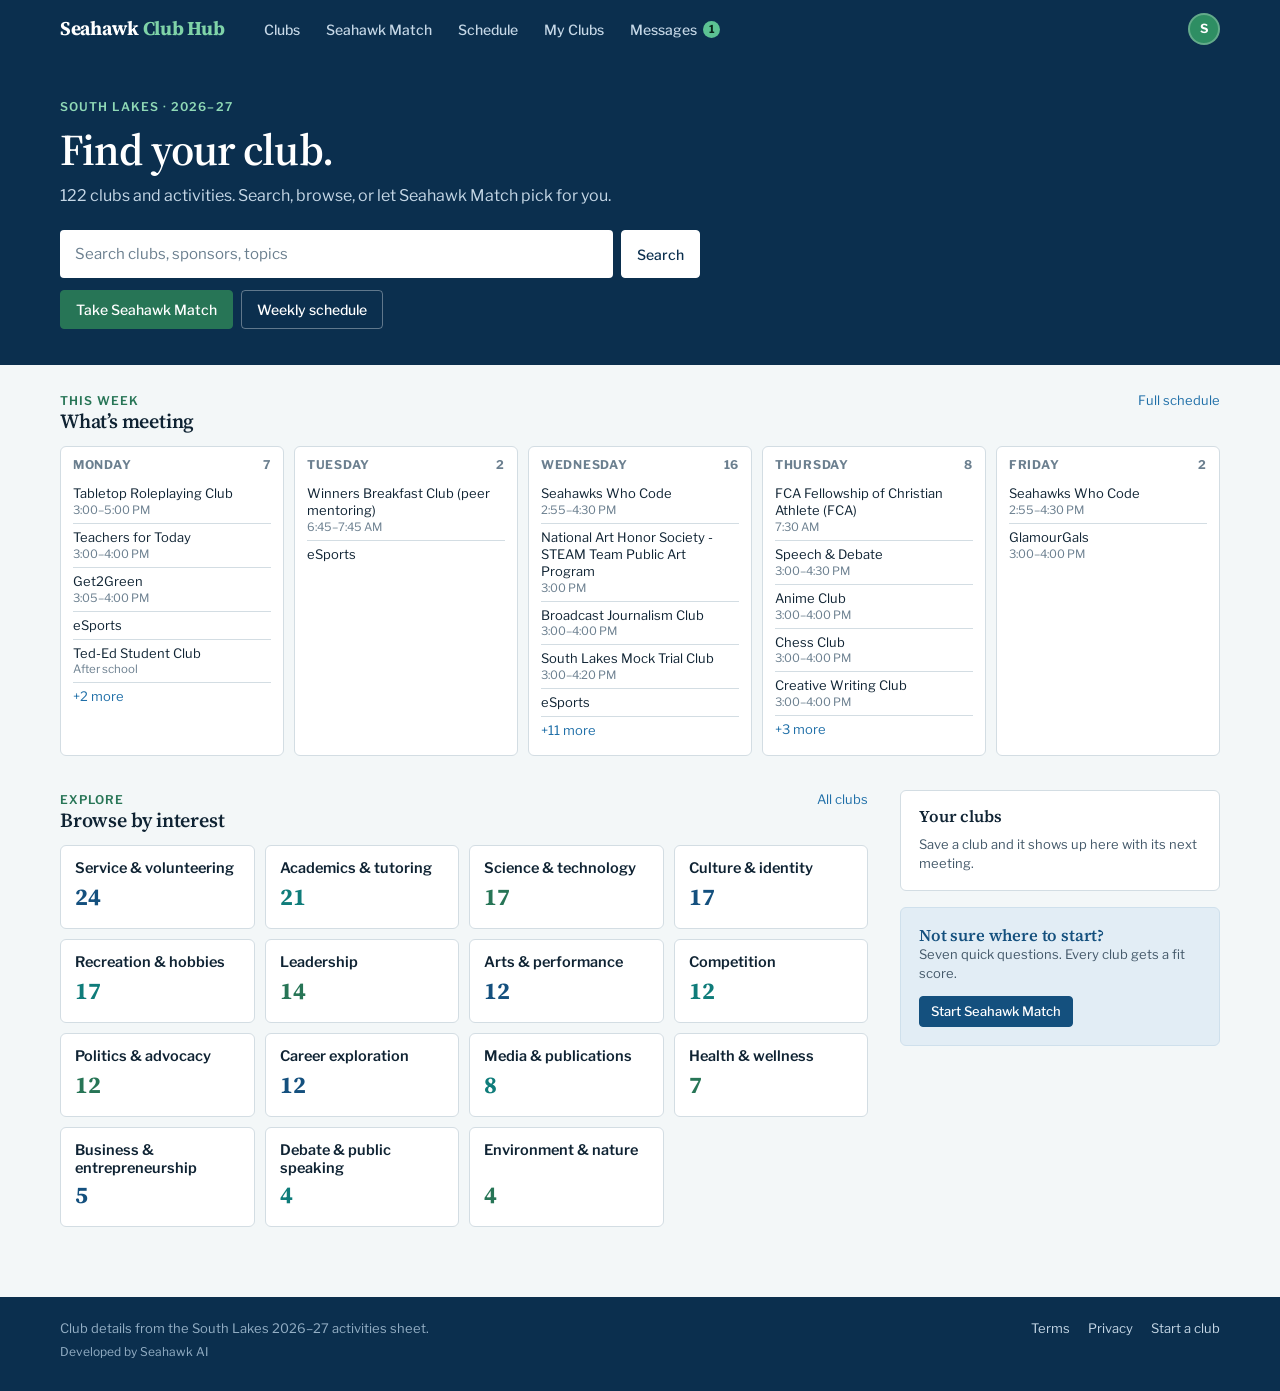
<file: club-hub/index.html>
<!DOCTYPE html>
<html lang="en">
<head>
<meta charset="utf-8">
<meta name="viewport" content="width=device-width, initial-scale=1, viewport-fit=cover">
<title>Seahawk Club Hub</title>
<link rel="preconnect" href="https://fonts.googleapis.com">
<link rel="preconnect" href="https://fonts.gstatic.com" crossorigin>
<link href="https://fonts.googleapis.com/css2?family=Libre+Franklin:wght@400;500;600;700&family=Source+Serif+4:opsz,wght@8..60,400;8..60,600;8..60,700&display=swap" rel="stylesheet">
<style>
:root{
  --navy:#0B2F4E; --navy-2:#123D63;
  --blue:#14507E; --blue-2:#1F6FA8; --blue-3:#3E88C2;
  --teal:#0F7C7A; --teal-2:#139391;
  --green:#277556; --green-2:#3A9469;
  --sky:#E2EDF5; --sky-2:#CFE0EC; --mint:#DDEFE5; --mint-2:#C4E3D2;
  --paper:#F3F7F8; --panel:#FFFFFF; --panel-2:#EAF0F3;
  --line:#D3DDE3; --line-2:#B9C8D1;
  --ink:#0F2333; --ink-2:#435869; --ink-3:#6B7F8F;
  --on-dark:#FFFFFF; --on-dark-2:#C5D7E6; --on-dark-3:#94AFC5;
  --warn:#9A5B12; --warn-soft:#F6EAD6; --warn-line:#E2C79C;
  --b-navy:#0B2F4E; --b-blue:#14507E; --b-teal:#0F7C7A; --b-green:#277556; --on-accent:#FFFFFF;
  --r-s:4px; --r-m:6px; --r-l:8px;
  --nav-h:58px;
  box-sizing:border-box;
  padding-top:env(safe-area-inset-top,0px);
  padding-bottom:env(safe-area-inset-bottom,0px);
  color-scheme:light;
}
@media (prefers-color-scheme:dark){
  :root:not([data-theme="light"]){
    --navy:#0A1C2B; --navy-2:#0F2638;
    --blue:#6FAEE0; --blue-2:#8FC1EA; --blue-3:#AFD3F0;
    --teal:#4FC0BD; --teal-2:#6FD0CD; --green:#6BC49A; --green-2:#8AD4B0;
    --sky:#152A3B; --sky-2:#1C3548; --mint:#132C22; --mint-2:#1A3B2D;
    --paper:#0F171D; --panel:#16212A; --panel-2:#1D2A34;
    --line:#26363F; --line-2:#34464F;
    --ink:#E3ECF0; --ink-2:#A4B6C1; --ink-3:#7F929E;
    --warn:#DDAA62; --warn-soft:#2A2116; --warn-line:#4B3A22;
    --b-navy:#0A1C2B; --b-blue:#123E63; --b-teal:#0E4F4E; --b-green:#184A37; --on-accent:#07192A;
    color-scheme:dark;
  }
}
:root[data-theme="dark"]{
  --navy:#0A1C2B; --navy-2:#0F2638;
  --blue:#6FAEE0; --blue-2:#8FC1EA; --blue-3:#AFD3F0;
  --teal:#4FC0BD; --teal-2:#6FD0CD; --green:#6BC49A; --green-2:#8AD4B0;
  --sky:#152A3B; --sky-2:#1C3548; --mint:#132C22; --mint-2:#1A3B2D;
  --paper:#0F171D; --panel:#16212A; --panel-2:#1D2A34;
  --line:#26363F; --line-2:#34464F;
  --ink:#E3ECF0; --ink-2:#A4B6C1; --ink-3:#7F929E;
  --warn:#DDAA62; --warn-soft:#2A2116; --warn-line:#4B3A22;
  --b-navy:#0A1C2B; --b-blue:#123E63; --b-teal:#0E4F4E; --b-green:#184A37; --on-accent:#07192A;
  color-scheme:dark;
}
*,*::before,*::after{box-sizing:inherit}
html{-webkit-text-size-adjust:100%;scroll-padding-top:calc(var(--nav-h) + env(safe-area-inset-top,0px) + 8px)}
body{margin:0;background:var(--paper);color:var(--ink);
  font-family:"Libre Franklin",-apple-system,BlinkMacSystemFont,"Segoe UI",Roboto,sans-serif;
  font-size:15px;line-height:1.5;-webkit-font-smoothing:antialiased}
h1,h2,h3,h4{font-family:"Source Serif 4",Georgia,"Times New Roman",serif;font-weight:600;margin:0;line-height:1.18;letter-spacing:-.01em}
h1{font-size:34px}h2{font-size:21px}h3{font-size:16.5px}
p{margin:0 0 .8em}
a{color:var(--blue-2);text-decoration:none}
a:hover{text-decoration:underline}
button{font:inherit;color:inherit}
:focus-visible{outline:2px solid var(--teal);outline-offset:2px;border-radius:2px}
@media (prefers-reduced-motion:reduce){*{animation:none!important;transition:none!important}}
.fade{animation:fadein .22s ease-out}
@keyframes fadein{from{opacity:0;transform:translateY(4px)}to{opacity:1;transform:none}}

/* ---------- top bar ---------- */
.topbar{position:sticky;top:env(safe-area-inset-top,0px);z-index:40;background:var(--b-navy);color:var(--on-dark)}
.topbar-in{max-width:1200px;margin:0 auto;height:var(--nav-h);display:flex;align-items:center;gap:28px;padding:0 20px}
.wordmark{font-family:"Source Serif 4",Georgia,serif;font-weight:700;font-size:19.5px;color:var(--on-dark);white-space:nowrap;letter-spacing:-.015em}
.wordmark span{color:#7FD3A8}
.wordmark:hover{text-decoration:none}
.mainnav{display:flex;gap:2px;flex:1;height:100%}
.mainnav a{display:flex;align-items:center;padding:0 12px;font-size:14px;font-weight:500;color:var(--on-dark-2);border-bottom:3px solid transparent;border-top:3px solid transparent}
.mainnav a:hover{color:var(--on-dark);text-decoration:none;background:rgba(255,255,255,.06)}
.mainnav a.on{color:var(--on-dark);border-bottom-color:#5CC293;font-weight:600}
.nav-badge{display:inline-block;min-width:17px;height:17px;padding:0 4px;margin-left:6px;border-radius:9px;background:#5CC293;color:#08251A;font-size:11px;font-weight:700;line-height:17px;text-align:center}
.avatar{width:32px;height:32px;border-radius:50%;background:#2E8E63;color:#fff;border:2px solid rgba(255,255,255,.25);display:grid;place-items:center;font-size:12.5px;font-weight:700;cursor:pointer;flex:none}
.acct{position:relative}
.menu{position:absolute;right:0;top:42px;width:236px;background:var(--panel);color:var(--ink);border:1px solid var(--line-2);border-radius:var(--r-l);box-shadow:0 10px 28px rgba(8,25,40,.22);padding:6px;z-index:50}
.menu h4{font-family:inherit;font-size:11.5px;font-weight:600;color:var(--ink-3);padding:8px 10px 3px;margin:0;text-transform:uppercase;letter-spacing:.06em}
.menu button,.menu a{display:block;width:100%;text-align:left;padding:7px 10px;border:0;background:none;font-size:14px;border-radius:var(--r-s);cursor:pointer;color:var(--ink)}
.menu button:hover,.menu a:hover{background:var(--panel-2);text-decoration:none}
.menu input{width:100%;padding:6px 8px;margin:2px 0 6px;border:1px solid var(--line-2);border-radius:var(--r-s);background:var(--paper);color:var(--ink);font-size:14px}
.menu hr{border:0;border-top:1px solid var(--line);margin:6px 0}
.botnav{display:none}

/* ---------- page bands ---------- */
.band{background:var(--b-navy);color:var(--on-dark)}
.band-in{max-width:1200px;margin:0 auto;padding:30px 20px 28px}
.band h1{color:var(--on-dark)}
.band p{color:var(--on-dark-2)}
.band a{color:#9FD8BE}
.band a.btn-light{color:var(--b-navy)} .band a.btn-go,.band a.btn-pri{color:var(--on-accent)} .band a.btn-ghost{color:var(--on-dark)}
.band a.btn:hover{text-decoration:none}
.band-blue{background:var(--b-blue)}
.band-teal{background:var(--b-teal)}
.band-green{background:var(--b-green)}
.band-slim .band-in{padding:22px 20px 20px}
.eyebrow{font-size:12px;font-weight:600;letter-spacing:.09em;text-transform:uppercase;color:#8FD9B6;margin-bottom:8px}
.band-teal .eyebrow,.band-green .eyebrow{color:#D4F2E3}
.lede{font-size:16px;max-width:52ch;margin-bottom:0}


#view{min-height:calc(100vh - var(--nav-h) - 96px)}
.wrap{max-width:1200px;margin:0 auto;padding:26px 20px 60px}
.narrow{max-width:780px}

/* ---------- generic ---------- */
.muted{color:var(--ink-2)} .dim{color:var(--ink-3)} .small{font-size:13px} .xs{font-size:12px}
.row-between{display:flex;align-items:center;justify-content:space-between;gap:16px;flex-wrap:wrap}
.sec-head{display:flex;align-items:baseline;justify-content:space-between;gap:14px;margin:0 0 12px}
.sec-head h2{font-size:20px}
.sec-head .kicker{font-size:12px;font-weight:600;letter-spacing:.08em;text-transform:uppercase;color:var(--green)}
.panel{background:var(--panel);border:1px solid var(--line);border-radius:var(--r-m)}
.pad{padding:16px 18px}
.crumb{font-size:13px;color:var(--on-dark-2);margin-bottom:12px;display:inline-block}
.crumb:hover{color:var(--on-dark)}

.btn{display:inline-flex;align-items:center;justify-content:center;gap:7px;padding:8px 15px;border-radius:var(--r-s);border:1px solid var(--line-2);background:var(--panel);color:var(--ink);font-size:14px;font-weight:500;cursor:pointer;transition:background .12s,border-color .12s,color .12s;white-space:nowrap;text-decoration:none}
.btn:hover{background:var(--panel-2);text-decoration:none}
.btn-pri{background:var(--blue);border-color:var(--blue);color:var(--on-accent)}
.btn-pri:hover{background:var(--navy-2);border-color:var(--navy-2)}
.btn-go{background:var(--green);border-color:var(--green);color:var(--on-accent)}
.btn-go:hover{background:#1E5F45;border-color:#1E5F45}
.btn-on{background:var(--mint);border-color:var(--green-2);color:var(--green)}
.btn-ghost{background:transparent;border-color:rgba(255,255,255,.35);color:var(--on-dark)}
.btn-ghost:hover{background:rgba(255,255,255,.1)}
.btn-light{background:#fff;border-color:#fff;color:var(--navy)}
.btn-light:hover{background:#E8F1F7;border-color:#E8F1F7}

.btn-sm{padding:5px 11px;font-size:13px}
.btn[disabled]{opacity:.55;cursor:default}
.linkbtn{background:none;border:0;padding:0;color:var(--blue-2);cursor:pointer;font-size:14px}
.linkbtn:hover{text-decoration:underline}

.chip{display:inline-flex;align-items:center;gap:5px;padding:2px 9px;border-radius:999px;font-size:12px;font-weight:500;background:var(--panel-2);color:var(--ink-2);border:1px solid transparent;white-space:nowrap}
.chip-blue{background:var(--sky);color:var(--blue);border-color:var(--sky-2)}
.chip-green{background:var(--mint);color:var(--green);border-color:var(--mint-2)}
.chip-teal{background:var(--teal);color:#fff}
.chip-warn{background:var(--warn-soft);color:var(--warn);border-color:var(--warn-line)}
.chip-x{cursor:pointer}
.chip-x b{font-weight:600;margin-left:2px;opacity:.7}
.chip-x:hover b{opacity:1}
.meta{font-size:13px;color:var(--ink-2)}
.meta>span+span::before{content:"·";margin:0 7px;color:var(--ink-3)}
.mono{width:38px;height:38px;border-radius:var(--r-s);display:grid;place-items:center;color:#fff;font-weight:700;font-size:13.5px;flex:none;letter-spacing:.02em;font-family:"Libre Franklin",sans-serif}
.mono-lg{width:64px;height:64px;font-size:22px;border-radius:var(--r-m);border:2px solid rgba(255,255,255,.35)}

.field{width:100%;padding:10px 12px;border:1px solid var(--line-2);border-radius:var(--r-s);background:var(--panel);color:var(--ink);font:inherit;font-size:14.5px}
.field::placeholder{color:var(--ink-3)}
.field:focus{outline:2px solid var(--teal);outline-offset:-1px;border-color:var(--teal)}
textarea.field{resize:vertical}
select.field{padding:7px 9px;width:auto}

/* ---------- toggles & segmented ---------- */
.toggles{display:flex;flex-wrap:wrap;gap:6px}
.tg{display:inline-flex;align-items:center;padding:6px 12px;border-radius:999px;border:1px solid var(--line-2);background:var(--panel);font-size:13.5px;cursor:pointer;color:var(--ink);transition:background .12s,border-color .12s,color .12s;user-select:none}
.tg:hover{border-color:var(--teal)}
.tg.on{background:var(--teal);border-color:var(--teal);color:var(--on-accent);font-weight:500}

.tg input{position:absolute;opacity:0;width:0;height:0}
.tg:focus-within{outline:2px solid var(--teal);outline-offset:2px}
.tg .n{margin-left:6px;font-size:11.5px;opacity:.7;font-variant-numeric:tabular-nums}
.seg{display:inline-flex;border:1px solid var(--line-2);border-radius:var(--r-s);overflow:hidden;background:var(--panel)}
.seg button{padding:6px 13px;border:0;background:transparent;font-size:13.5px;cursor:pointer;border-left:1px solid var(--line-2);white-space:nowrap;color:var(--ink)}
.seg button:first-child{border-left:0}
.seg button.on{background:var(--blue);color:var(--on-accent);font-weight:600}

.seg-dark{border-color:rgba(255,255,255,.3);background:transparent}
.seg-dark button{color:var(--on-dark-2);border-left-color:rgba(255,255,255,.2)}
.seg-dark button.on{background:#fff;color:var(--navy)}
.segn{margin-left:6px;font-variant-numeric:tabular-nums;opacity:.75}
.days{display:grid;grid-template-columns:repeat(5,1fr);gap:4px}
.days .tg{justify-content:center;padding:6px 0;border-radius:var(--r-s)}
.seg-grid{display:grid;grid-template-columns:repeat(var(--n,3),minmax(0,1fr));width:100%}
.seg-grid button{padding:6px 4px;text-align:center}
.ftoggle{display:none}

/* ---------- home ---------- */
.hero .band-in{padding:40px 20px 36px}
.hero h1{font-size:44px;letter-spacing:-.02em;margin-bottom:8px}
.hero-search{display:flex;gap:8px;max-width:640px;margin-top:22px}
.hero-search .field{flex:1;border-color:transparent;padding:12px 14px;font-size:15px}
.hero-actions{display:flex;gap:8px;flex-wrap:wrap;margin-top:12px}
.tiles{display:grid;grid-template-columns:repeat(auto-fill,minmax(172px,1fr));gap:10px}
.tile{display:flex;flex-direction:column;justify-content:space-between;min-height:84px;padding:13px 14px;border-radius:var(--r-m);border:1px solid var(--line);background:var(--panel);color:var(--ink);transition:border-color .12s,background .12s}
.tile:hover{text-decoration:none;border-color:var(--teal);background:var(--sky)}
.tile b{font-size:14.5px;font-weight:600;line-height:1.25}
.tile .n{font-family:"Source Serif 4",Georgia,serif;font-size:24px;font-weight:700;color:var(--blue)}
.tile:nth-child(3n+2) .n{color:var(--teal)}
.tile:nth-child(3n) .n{color:var(--green)}
.week{display:grid;grid-template-columns:repeat(5,minmax(0,1fr));gap:10px}
.wday{background:var(--panel);border:1px solid var(--line);border-radius:var(--r-m);padding:11px 12px;min-width:0}
.wday.today{border-color:var(--teal);box-shadow:inset 0 3px 0 var(--teal)}
.wday h4{font-family:inherit;font-size:12px;font-weight:700;letter-spacing:.06em;text-transform:uppercase;color:var(--ink-3);margin:0 0 8px;display:flex;justify-content:space-between}
.wday.today h4{color:var(--teal)}
.wday a{display:block;padding:5px 0;border-top:1px solid var(--line);color:var(--ink);font-size:13px;line-height:1.3}
.wday a:first-of-type{border-top:0}
.wday a:hover{color:var(--blue-2);text-decoration:none}
.wday a small{display:block;color:var(--ink-3);font-size:11.5px;margin-top:1px}
.cols{display:grid;grid-template-columns:minmax(0,1fr) 320px;gap:32px;align-items:start}
.aside{display:flex;flex-direction:column;gap:16px}
.aside .panel h3{margin-bottom:8px}
.promo{background:var(--sky);border:1px solid var(--sky-2);border-radius:var(--r-m);padding:18px}
.promo h3{color:var(--blue)}
.upnext{list-style:none;margin:0;padding:0}
.upnext li{display:flex;gap:11px;align-items:center;padding:9px 0;border-bottom:1px solid var(--line)}
.upnext li:last-child{border-bottom:0}
.dot{width:9px;height:9px;border-radius:2px;flex:none;display:inline-block}
.when{font-size:12.5px;color:var(--ink-2);font-variant-numeric:tabular-nums;white-space:nowrap;margin-left:auto}

/* ---------- directory ---------- */
.dir-top{display:flex;gap:10px;align-items:center;flex-wrap:wrap;margin-top:16px}
.dir-top .field{max-width:420px;border-color:transparent}
.dircols{display:grid;grid-template-columns:250px minmax(0,1fr);gap:30px;align-items:start}
.filters{position:sticky;top:calc(var(--nav-h) + env(safe-area-inset-top,0px) + 16px)}
.fgroup{padding:0 0 16px;margin-bottom:16px;border-bottom:1px solid var(--line)}
.fgroup:last-child{border-bottom:0}
.fhead{display:flex;justify-content:space-between;align-items:center;margin-bottom:9px}
.fhead h4{font-family:inherit;font-size:12px;font-weight:700;letter-spacing:.07em;text-transform:uppercase;color:var(--ink-2);margin:0}
.fopt{display:flex;align-items:center;gap:8px;font-size:13.5px;color:var(--ink-2);padding:3px 0;cursor:pointer}
.fopt input{margin:0;accent-color:var(--teal)}
.fopt .n{margin-left:auto;color:var(--ink-3);font-size:12px}
.activebar{display:flex;flex-wrap:wrap;gap:6px;align-items:center;margin-bottom:12px}
.activebar:empty{display:none}
.resbar{display:flex;align-items:center;justify-content:space-between;gap:12px;flex-wrap:wrap;margin-bottom:8px}
.count{font-family:"Source Serif 4",Georgia,serif;font-size:19px;font-weight:600}
.clublist{display:flex;flex-direction:column;gap:6px}
.crow{display:grid;grid-template-columns:auto minmax(0,1fr) auto;gap:13px;align-items:center;padding:11px 14px;background:var(--panel);border:1px solid var(--line);border-radius:var(--r-m);color:inherit;transition:border-color .12s,background .12s}
.crow:hover{text-decoration:none;border-color:var(--blue-3);background:var(--panel)}
.crow:hover .cname{color:var(--blue-2)}
.cname{font-weight:600;font-size:15px;color:var(--ink);line-height:1.3}
.cline{font-size:13px;color:var(--ink-2);white-space:nowrap;overflow:hidden;text-overflow:ellipsis;margin:1px 0 4px}
.crow .meta{display:flex;flex-wrap:wrap;gap:0}
.cright{display:flex;flex-direction:column;align-items:flex-end;gap:6px}
.view{font-size:12.5px;font-weight:600;color:var(--blue-2);white-space:nowrap}
.cat{font-size:11.5px;font-weight:600;letter-spacing:.04em;text-transform:uppercase;color:var(--teal)}

/* ---------- skeleton ---------- */
.sk{background:var(--panel-2);border-radius:var(--r-s);animation:pulse 1.25s ease-in-out infinite}
@keyframes pulse{0%,100%{opacity:1}50%{opacity:.55}}
.skrow{padding:14px;border:1px solid var(--line);border-radius:var(--r-m);background:var(--panel);margin-bottom:6px}
.skrow .sk+.sk{margin-top:7px}

/* ---------- club detail ---------- */
.club-band .band-in{padding-top:22px}
.club-id{display:flex;gap:18px;align-items:center}
.club-id h1{font-size:34px;max-width:24ch}
.facts{display:flex;flex-wrap:wrap;gap:0;margin-top:20px;border-top:1px solid rgba(255,255,255,.22);padding-top:16px}
.fact{padding-right:30px;margin-bottom:6px;min-width:0}
.fact dt{font-size:11.5px;font-weight:600;letter-spacing:.08em;text-transform:uppercase;color:rgba(255,255,255,.7);margin-bottom:3px}
.fact dd{margin:0;font-size:15px;font-weight:600;color:#fff}
.fact dd small{display:block;font-weight:400;font-size:13px;color:rgba(255,255,255,.8)}
.actions{display:flex;gap:8px;flex-wrap:wrap;margin-top:18px}
.dsec{margin-bottom:26px}
.dsec h2{font-size:18px;margin-bottom:8px}
.fitlist{list-style:none;margin:0;padding:0}
.fitlist li{padding:8px 0 8px 22px;border-bottom:1px solid var(--line);position:relative;font-size:14.5px}
.fitlist li:last-child{border-bottom:0}
.fitlist li::before{content:"";position:absolute;left:3px;top:15px;width:8px;height:8px;border-radius:2px;background:var(--teal)}
.people{list-style:none;padding:0;margin:0;font-size:14px}
.people li{padding:6px 0;border-bottom:1px solid var(--line);display:flex;justify-content:space-between;gap:10px}
.people li:last-child{border-bottom:0}
.people .role{color:var(--ink-3);font-size:12.5px}

/* ---------- schedule ---------- */
.legend{display:flex;gap:14px;flex-wrap:wrap;font-size:12.5px;color:var(--on-dark-2);margin-top:14px}
.legend span{display:inline-flex;align-items:center;gap:6px}
.legend i{display:inline-block;width:12px;height:12px;border-radius:2px}
.sched-band{margin-top:22px}
.band-head{display:flex;align-items:baseline;justify-content:space-between;gap:14px;border-radius:var(--r-m) var(--r-m) 0 0;padding:10px 14px;color:#fff}
.band-head h2{font-size:17px;color:#fff}
.band-head span{font-size:13px;opacity:.85;font-variant-numeric:tabular-nums}
.bh-before{background:var(--b-teal)} .bh-after{background:var(--b-blue)} .bh-other{background:#3C5A74}


.weekgrid{display:grid;grid-template-columns:repeat(5,minmax(0,1fr));border:1px solid var(--line);border-top:0;border-radius:0 0 var(--r-m) var(--r-m);background:var(--panel);overflow:hidden}
.daycol{border-left:1px solid var(--line);padding:11px 10px 14px;min-width:0}
.daycol:first-child{border-left:0}
.daycol h4{font-family:inherit;font-size:12px;font-weight:700;letter-spacing:.06em;text-transform:uppercase;color:var(--ink-3);margin:0 0 9px;display:flex;justify-content:space-between}
.daycol.today h4{color:var(--teal)}
.evt{display:block;width:100%;text-align:left;border:1px solid var(--line);border-left:4px solid var(--c,var(--blue));border-radius:var(--r-s);background:var(--paper);padding:7px 9px;margin-bottom:7px;cursor:pointer;transition:background .12s}
.evt:hover{background:var(--sky)}
.evt .nm{display:block;font-size:13px;font-weight:600;line-height:1.3;overflow-wrap:break-word;color:var(--ink)}
.evt .tm{display:block;font-size:12px;color:var(--ink-2);font-variant-numeric:tabular-nums;margin-top:2px}
.evt .rm{display:block;font-size:12px;color:var(--ink-3)}
.evt.mine{background:var(--mint)}
.evt .warnk{display:block;color:var(--warn);font-size:11.5px;font-weight:600;margin-top:3px}
.evt.clash{border-color:var(--warn-line);border-left-color:var(--c)}
.evt.soft{border-style:dashed;border-left-style:solid;background:transparent}
.also{margin-top:10px;padding-top:9px;border-top:1px dashed var(--line-2)}
.also h5{font-family:inherit;font-size:11px;font-weight:700;letter-spacing:.06em;text-transform:uppercase;color:var(--ink-3);margin:0 0 7px}
.bandempty{border:1px solid var(--line);border-top:0;border-radius:0 0 var(--r-m) var(--r-m);background:var(--panel);padding:18px 14px;font-size:13.5px;color:var(--ink-3)}

/* ---------- match ---------- */
.steps{display:flex;align-items:center;gap:12px;margin-top:18px}
.steps .track{flex:1;max-width:420px;height:6px;background:rgba(255,255,255,.22);border-radius:3px;overflow:hidden}
.steps .track i{display:block;height:100%;background:#fff;border-radius:3px;transition:width .25s ease}
.steps span{font-size:13px;color:#E3F4F3;font-variant-numeric:tabular-nums;white-space:nowrap}
.qcard{background:var(--panel);border:1px solid var(--line);border-radius:var(--r-l);padding:26px 26px 22px;margin-top:-18px;position:relative}
.qcard h2{font-size:24px;margin-bottom:4px}
.qcard .qs{font-size:13.5px;color:var(--ink-3);margin-bottom:18px}
.qnav{display:flex;justify-content:space-between;align-items:center;margin-top:24px;padding-top:16px;border-top:1px solid var(--line)}
.picked{font-size:12.5px;color:var(--ink-3)}
.ring{flex:none}
.ring text{font-family:"Source Serif 4",Georgia,serif;font-weight:700}
.top-match{display:grid;grid-template-columns:auto minmax(0,1fr) 250px;gap:24px;align-items:start;background:var(--panel);border:1px solid var(--line);border-top:4px solid var(--teal);border-radius:var(--r-l);padding:22px}
.top-match h2{font-size:24px;margin:2px 0 4px}
.bars{display:grid;grid-template-columns:auto 1fr auto;gap:6px 10px;align-items:center;font-size:12.5px}
.bar{height:7px;background:var(--panel-2);border-radius:4px;overflow:hidden}
.bar i{display:block;height:100%;border-radius:4px;background:var(--teal)}
.bar i.lo{background:var(--line-2)}
.bars .v{font-variant-numeric:tabular-nums;color:var(--ink-2);font-size:12px;text-align:right;min-width:22px}
.why{list-style:none;margin:10px 0 0;padding:0;font-size:13.5px;color:var(--ink-2)}
.why li{padding-left:16px;position:relative;margin-bottom:3px;line-height:1.45}
.why li::before{content:"";position:absolute;left:2px;top:7px;width:7px;height:7px;border-radius:50%;background:var(--green-2)}
.why li.con{color:var(--ink-3)}
.why li.con::before{background:var(--warn);border-radius:1px}
.mres{display:grid;grid-template-columns:52px minmax(0,1fr) auto;gap:14px;align-items:start;padding:14px 16px;background:var(--panel);border:1px solid var(--line);border-radius:var(--r-m)}
.score{font-family:"Source Serif 4",Georgia,serif;font-weight:700;font-size:22px;color:var(--blue);line-height:1;font-variant-numeric:tabular-nums}
.score small{font-size:12px}
.mini{display:flex;gap:2px;margin-top:6px;width:52px}
.mini i{flex:1;height:5px;border-radius:1px;background:var(--line-2)}
.mini i.hi{background:var(--teal)} .mini i.mid{background:var(--blue-3)}
details.whyd summary{cursor:pointer;font-size:12.5px;color:var(--blue-2);list-style:none;margin-top:4px}
details.whyd summary::-webkit-details-marker{display:none}
details.whyd[open] summary{color:var(--ink-3)}
.progressbar{height:6px;background:var(--panel-2);border-radius:3px;overflow:hidden;max-width:360px}
.progressbar i{display:block;height:100%;background:var(--teal);transition:width .25s linear}

/* ---------- my clubs ---------- */
.nextup{display:flex;gap:16px;align-items:center;margin-top:18px;background:rgba(255,255,255,.1);border:1px solid rgba(255,255,255,.2);border-radius:var(--r-m);padding:14px 16px;max-width:640px}
.nextup .lbl{font-size:11.5px;font-weight:700;letter-spacing:.08em;text-transform:uppercase;color:#CDEEDC}
.nextup b{display:block;font-size:17px;color:#fff}
.nextup span{color:#E0F3EA;font-size:13.5px}
.statebar{display:flex;gap:6px;flex-wrap:wrap;margin-bottom:16px}
.statebar button{display:flex;align-items:baseline;gap:8px;padding:8px 13px;border:1px solid var(--line);background:var(--panel);border-radius:var(--r-s);cursor:pointer;font-size:13.5px}
.statebar button b{font-family:"Source Serif 4",Georgia,serif;font-size:18px;color:var(--blue)}
.statebar button.on{border-color:var(--teal);background:var(--sky)}
.statebar button:hover{border-color:var(--teal)}
.empty{border:1px dashed var(--line-2);border-radius:var(--r-m);padding:28px 24px;color:var(--ink-2);font-size:14px;background:var(--panel)}
.empty h3{margin-bottom:5px;color:var(--ink)}
.notice{background:var(--warn-soft);border:1px solid var(--warn-line);color:var(--warn);border-radius:var(--r-s);padding:9px 12px;font-size:13px}
.info{background:var(--sky);border:1px solid var(--sky-2);color:var(--blue);border-radius:var(--r-s);padding:9px 12px;font-size:13px}

/* ---------- messages ---------- */
.msgcols{display:grid;grid-template-columns:290px minmax(0,1fr);border:1px solid var(--line);border-radius:var(--r-m);overflow:hidden;background:var(--panel);height:min(620px,calc(100vh - 250px));min-height:420px}
.threads{border-right:1px solid var(--line);overflow-y:auto;background:var(--paper)}
.thread{display:block;width:100%;text-align:left;padding:11px 14px;border:0;border-bottom:1px solid var(--line);background:none;cursor:pointer}
.thread:hover{background:var(--panel-2)}
.thread.on{background:var(--panel);box-shadow:inset 3px 0 0 var(--teal)}
.thread-top{display:flex;justify-content:space-between;gap:8px;align-items:baseline}
.thread-name{font-weight:600;font-size:14px;overflow:hidden;text-overflow:ellipsis;white-space:nowrap}
.thread.unread .thread-name::after{content:"";display:inline-block;width:7px;height:7px;border-radius:50%;background:var(--teal);margin-left:7px;vertical-align:1px}
.thread-prev{font-size:12.5px;color:var(--ink-3);overflow:hidden;text-overflow:ellipsis;white-space:nowrap;margin-top:1px}
.convo{display:flex;flex-direction:column;min-width:0}
.convo-head{padding:11px 16px;border-bottom:1px solid var(--line);display:flex;justify-content:space-between;align-items:center;gap:12px}
.bubbles{flex:1;overflow-y:auto;padding:18px 16px;display:flex;flex-direction:column;gap:12px;background:var(--paper)}
.bub{max-width:min(78%,52ch);font-size:14px}
.bub .who{font-size:11.5px;color:var(--ink-3);margin-bottom:3px}
.bub .txt{padding:9px 12px;border-radius:var(--r-m);background:var(--panel);border:1px solid var(--line)}
.bub.me{align-self:flex-end}
.bub.me .who{text-align:right}
.bub.me .txt{background:var(--b-blue);border-color:var(--b-blue);color:#fff}

.composer{border-top:1px solid var(--line);padding:11px 14px;display:flex;gap:9px;align-items:flex-end;background:var(--panel)}
.composer textarea{flex:1;resize:none;min-height:40px;max-height:120px;padding:9px 11px;border:1px solid var(--line-2);border-radius:var(--r-s);background:var(--paper);color:var(--ink);font:inherit;font-size:14px}

/* ---------- legal ---------- */
.legal h2{font-size:18px;margin:24px 0 7px}
.legal ul{padding-left:20px} .legal li{margin-bottom:5px}

/* ---------- footer ---------- */
.foot{background:var(--b-navy);color:var(--on-dark-3);margin-top:10px}
.foot-in{max-width:1200px;margin:0 auto;padding:22px 20px 30px;display:flex;justify-content:space-between;gap:22px;flex-wrap:wrap;font-size:13px}
.foot a{color:var(--on-dark-2)}
.foot nav{display:flex;gap:18px}
.credit{margin-top:5px;font-size:12px;color:var(--on-dark-3)}

/* ---------- dialog & toast ---------- */
dialog{border:1px solid var(--line-2);border-radius:var(--r-l);padding:0;background:var(--panel);color:var(--ink);max-width:470px;width:calc(100% - 32px);box-shadow:0 16px 44px rgba(8,25,40,.28)}
dialog::backdrop{background:rgba(8,22,34,.45)}
.dlg-head{padding:16px 18px 0;display:flex;gap:12px;align-items:center}
.dlg-body{padding:10px 18px 0;font-size:14px}
.dlg-foot{padding:16px 18px;display:flex;justify-content:flex-end;gap:8px}
.toast{position:fixed;left:50%;bottom:20px;transform:translate(-50%,14px);z-index:90;background:var(--b-navy);color:#fff;padding:10px 16px;border-radius:var(--r-s);font-size:13.5px;opacity:0;pointer-events:none;transition:opacity .18s,transform .18s;max-width:88vw}
.toast.on{opacity:1;transform:translate(-50%,0)}
.toast.bad{background:var(--warn)}

/* ---------- responsive ---------- */
@media (max-width:1000px){
  .weekgrid{grid-template-columns:repeat(2,minmax(0,1fr))}
  .daycol{border-top:1px solid var(--line)}
  .daycol:nth-child(odd){border-left:0}
  .daycol:first-child,.daycol:nth-child(2){border-top:0}
  .week{grid-template-columns:repeat(3,minmax(0,1fr))}
  .top-match{grid-template-columns:auto minmax(0,1fr)}
  .top-match>.bars-wrap{grid-column:1/-1}
}
@media (max-width:900px){
  .cols,.dircols{grid-template-columns:minmax(0,1fr);gap:24px}
  .filters{position:static}
  .filters.collapsed{display:none}
  .ftoggle{display:inline-flex}
  .msgcols{grid-template-columns:minmax(0,1fr);height:auto}
  .threads{border-right:0;border-bottom:1px solid var(--line)}
  .msgcols.viewing .threads{display:none}
  .msgcols:not(.viewing) .convo{display:none}
  .bubbles{min-height:300px}
}
@media (max-width:720px){
  .mainnav{display:none}
  .topbar-in{justify-content:space-between;gap:12px}
  .botnav{display:flex;position:fixed;left:0;right:0;bottom:0;z-index:45;background:var(--b-navy);padding-bottom:env(safe-area-inset-bottom,0px)}
  .botnav a{flex:1;text-align:center;padding:10px 2px 11px;font-size:11px;font-weight:500;color:var(--on-dark-3);border-top:3px solid transparent}
  .botnav a.on{color:#fff;border-top-color:#5CC293;font-weight:600}
  .botnav a:hover{text-decoration:none}
  body{padding-bottom:60px}
  .wrap{padding:20px 16px 40px}
  .band-in,.hero .band-in{padding:24px 16px 22px}
  h1,.club-id h1{font-size:27px}
  .hero h1{font-size:32px}
  .week{grid-template-columns:minmax(0,1fr)}
  .crow{grid-template-columns:auto minmax(0,1fr);}
  .cright{grid-column:2;flex-direction:row;flex-wrap:wrap;align-items:center;justify-content:flex-start}
  .cright:empty{display:none}
  .crow .view{display:none}
  .qcard{padding:20px 16px}
  .top-match{grid-template-columns:minmax(0,1fr)}
  .mres{grid-template-columns:48px minmax(0,1fr)}
  .mres>.cright{grid-column:2}
  .fact{padding-right:20px}
}
@media (max-width:640px){
  .weekgrid{grid-template-columns:minmax(0,1fr)}
  .daycol{border-left:0!important;border-top:1px solid var(--line)!important}
  .daycol:first-child{border-top:0!important}
  .daycol.none{display:none}
}

</style>
</head>
<body>
<header class="topbar">
  <div class="topbar-in">
    <a class="wordmark" href="#/">Seahawk <span>Club Hub</span></a>
    <nav class="mainnav" id="mainnav" aria-label="Main"></nav>
    <div class="acct">
      <button class="avatar" id="avatarBtn" aria-haspopup="true" aria-expanded="false" aria-label="Account menu">S</button>
      <div class="menu" id="acctMenu" hidden></div>
    </div>
  </div>
</header>
<main id="view" tabindex="-1"></main>
<footer class="foot">
  <div class="foot-in">
    <div>Club details from the South Lakes 2026&ndash;27 activities sheet.<div class="credit">Developed by Seahawk AI</div></div>
    <nav id="footnav" aria-label="Footer"></nav>
  </div>
</footer>
<nav class="botnav" id="botnav" aria-label="Main"></nav>
<div class="toast" id="toast" role="status" aria-live="polite"></div>
<dialog id="dlg" aria-labelledby="dlgHead">
  <div class="dlg-head" id="dlgHead"></div>
  <div class="dlg-body" id="dlgBody"></div>
  <div class="dlg-foot" id="dlgFoot"></div>
</dialog>

<script>
"use strict";
const CLUBS = [{"id":"c000","name":"Student Government Association","summary":"The SGA strives to encourage school spirit, give students a representative voice, serve as ambassadors to their school and community, and develop strong student leaders. *Must be elected","category":"Student Government","tags":["leadership"],"acts":["leadership","discussion"],"learn":["leadership"],"meeting":{"days":[],"vary":false,"start":null,"end":null,"openEnd":false,"place":"Room 216 or 416","freq":"","note":"","raw":"Room 216 / Room 416"},"when":"unknown","commitment":"unknown","selective":"Must be elected","sponsors":[{"name":"Catherine McDermott","email":""},{"name":"Mackenzie Schmidt","email":""}],"leaders":[{"name":"Anya Crevits","role":""},{"name":"Elena Catto","role":""},{"name":"Kinsey Versosky","role":""},{"name":"Noah McInerney","role":""},{"name":"Eva Collingham","role":""},{"name":"Erica Ocansey","role":""},{"name":"Kassidy Arnold","role":""}],"status":"active","web":"","color":"#5B7F3A"},{"id":"c001","name":"Student Advisory Council (SAC)","summary":"SAC is comprised of 4 student delegates and up to 2 alternate delegates. These students attend monthly meetings at various high schools around the county to discuss school topics with other delegates and the superintendent. School topics that are discussed include budget, lunches, use of technology, online resources, the environment, and more. *Must apply and be selected. Application process begins in May*","category":"Student Government","tags":["leadership","civics"],"acts":["discussion","leadership"],"learn":["leadership"],"meeting":{"days":[],"vary":false,"start":null,"end":null,"openEnd":false,"place":"","freq":"Twice a month","note":"One meeting each month is during school hours at another county high school.","raw":"Delegates meet twice a month (monthly SAC meeting during school hours and once with the sponsor to review the SAC meeting)"},"when":"unknown","commitment":"twicemonth","selective":"Apply in May; must be selected","sponsors":[{"name":"Kathy Luongo","email":""}],"leaders":[{"name":"Mena Yacob","role":""},{"name":"Isabella Zermeno","role":""},{"name":"Luisana Moncado","role":""},{"name":"Natali Santillan Arana","role":""},{"name":"Shea Smith","role":""},{"name":"Olivia Yang","role":""}],"status":"active","web":"","color":"#5B7F3A"},{"id":"c002","name":"Class of 2027, Seniors","summary":"Class council for the Class of 2027","category":"Student Government","tags":["leadership"],"acts":["leadership"],"learn":[],"meeting":{"days":["Thu"],"vary":false,"start":null,"end":null,"openEnd":false,"place":"Room 294","freq":"Monthly","note":"","raw":"Room 294 monthly on Thursdays"},"when":"unknown","commitment":"monthly","selective":"","sponsors":[{"name":"Andrea Kasey","email":""},{"name":"Tiffany Welborn","email":""}],"leaders":[{"name":"Ava-Grace Satterfield","role":""},{"name":"Isabella Zermeno","role":""},{"name":"Katie Bagley","role":""},{"name":"Jasmine Butcher","role":""},{"name":"Vivian Pham","role":""}],"status":"active","web":"","color":"#4A6C8C"},{"id":"c003","name":"Class of 2028, Juniors","summary":"Class council for the Class of 2028","category":"Student Government","tags":["leadership"],"acts":["leadership"],"learn":[],"meeting":{"days":[],"vary":false,"start":null,"end":null,"openEnd":false,"place":"","freq":"","note":"","raw":""},"when":"unknown","commitment":"unknown","selective":"","sponsors":[{"name":"Marianne Bishara","email":""},{"name":"Michael Gueltig","email":""}],"leaders":[{"name":"Nandini Patankar","role":""},{"name":"Chloe Or-Paz","role":""},{"name":"Afra Annan Abentee","role":""},{"name":"Faye McHugh","role":""},{"name":"Jabili Garimella","role":""}],"status":"active","web":"","color":"#2A6B57"},{"id":"c004","name":"Class of 2029, Sophomores","summary":"Class council for the Class of 2029","category":"Student Government","tags":["leadership"],"acts":["leadership"],"learn":[],"meeting":{"days":[],"vary":false,"start":null,"end":null,"openEnd":false,"place":"Room 420","freq":"Monthly","note":"Day of the week not set yet.","raw":"Room 420 monthly (still TBD on day of the week)"},"when":"unknown","commitment":"monthly","selective":"","sponsors":[{"name":"Meghan Baumann","email":""},{"name":"Michelle Siraj","email":""}],"leaders":[{"name":"Leala Chung","role":""},{"name":"Olivia Damyanidis","role":""},{"name":"Setareh Trapp","role":""},{"name":"Virginia Marin Hoffman","role":""},{"name":"Nahom Henok","role":""}],"status":"active","web":"","color":"#14507E"},{"id":"c005","name":"Class of 2030, Freshmen","summary":"Class council for the Class of 2030","category":"Student Government","tags":["leadership"],"acts":["leadership"],"learn":[],"meeting":{"days":[],"vary":false,"start":null,"end":null,"openEnd":false,"place":"","freq":"","note":"","raw":""},"when":"unknown","commitment":"unknown","selective":"","sponsors":[{"name":"Jill Pellerin","email":""},{"name":"Dawn Garcia","email":""}],"leaders":[],"status":"active","web":"","color":"#4A6C8C"},{"id":"c006","name":"Scholastic Bowl/It’s Academic","summary":"Scholastic Bowl is a VHSL academic team. We answer trivia questions about a wide range of subjects including geography, math, science, history, and literature. We participate in tournaments and scrimmages where we play against other schools. We also appear on the local TV show \"It's Academic\" on WETA.","category":"VHSL Activities","tags":["academic","competition"],"acts":["competition","teamwork"],"learn":[],"meeting":{"days":[],"vary":false,"start":null,"end":null,"openEnd":false,"place":"","freq":"Weekly practice","note":"Practice day not set yet.","raw":"Practice once a week - have not yet determined which day"},"when":"unknown","commitment":"weekly","selective":"","sponsors":[{"name":"Kristina Connor","email":""},{"name":"Michael Peluso","email":""}],"leaders":[{"name":"Isla Nicolaidis","role":""},{"name":"Iona Bendernagel","role":""}],"status":"active","web":"","color":"#2A6B57"},{"id":"c007","name":"Speech & Debate","summary":"Speech and Debate is a VHSL-certified team that teaches public speaking, presentation, and debate skills in a non-judgmental environment. The debate style taught and practiced is Lincoln-Douglas Debate, which is a values-based debate style for individuals. A plethora of speech styles are taught, including impromptu and original oratory. There is the option of competing in a type of speech, debate, or both through the National Speech and Debate Association. The club is for anyone who is interested in enhancing one or more of these skills, and people can come as much or as little as they'd like.","category":"VHSL Activities","tags":["debate","competition"],"acts":["speaking","competition","discussion"],"learn":["speaking"],"meeting":{"days":["Thu"],"vary":false,"start":900,"end":990,"openEnd":false,"place":"Library","freq":"Thursdays","note":"Come as often or as little as you like.","raw":"The club meets in the Library from 3pm-4:30pm on Thursdays."},"when":"after","commitment":"weekly","selective":"","sponsors":[{"name":"Matthew Wolfson","email":""},{"name":"Mackenzie Schmidt","email":""}],"leaders":[{"name":"Alden Walcott","role":""},{"name":"Madison Tippett","role":""}],"status":"active","web":"","color":"#3F8F5F"},{"id":"c008","name":"Robotics","summary":"This is a competition-based club. Most of the work is towards the FTC competition during late Fall and early Winter. We have several groups and welcome a wide variety of students with skills such as media, art, finance, photography, programming, and building. After the competition season, we do fun outreach projects.","category":"VHSL Activities","tags":["stem","competition"],"acts":["building","competition","teamwork"],"learn":["engineering","coding","media"],"meeting":{"days":["Thu","Fri"],"vary":false,"start":905,"end":1020,"openEnd":false,"place":"Room 150","freq":"","note":"Extra meetings are possible during competition season.","raw":"Thursday and Friday in Room 150 after school 3:05-5. During the season,we may have additional meetings."},"when":"after","commitment":"multi","selective":"","sponsors":[],"leaders":[],"status":"needs-sponsor","web":"","color":"#14507E"},{"id":"c009","name":"eSports","summary":"Esports is a VHSL-certified team that competes in the local league as well as tournaments. Students play the sports (League of Legends, Rocket League, Mario Kart 8 Deluxe & Smash Ultimate) on a VHSL-approved system called PlayVS, an official platform for amateur esports competitions. PlayVS has specific rules of conduct, including being respectful to players, coaches, and league officials, using appropriate language, and playing with integrity.","category":"VHSL Activities","tags":["recreation","competition"],"acts":["competition","teamwork"],"learn":[],"meeting":{"days":["Mon","Tue","Wed","Thu"],"vary":false,"start":null,"end":null,"openEnd":false,"place":"Room 190","freq":"","note":"Schedule depends on the season.","raw":"Monday, Tuesday, Wednesday, and Thursday  in Room 190 / SLHS eSports Website / Season dependent, see website."},"when":"unknown","commitment":"multi","selective":"","sponsors":[{"name":"Kelsey Lu-Fleming","email":""},{"name":"Mike Ravenscroft","email":""},{"name":"Jack Lucibello","email":""}],"leaders":[{"name":"Fall & Spring Competition","role":""},{"name":"Liam West","role":""},{"name":"Connor Blair","role":""},{"name":"Fall Competition","role":""},{"name":"Peter Lee","role":""},{"name":"James Phillips","role":""},{"name":"Milo Kappatos","role":""},{"name":"Spring Competition","role":""},{"name":"Caleb Das","role":""}],"status":"active","web":"","color":"#5B7F3A"},{"id":"c010","name":"Newspaper- The Sentinel","summary":"To document and report on student life and activities throughout the year and to inform and entertain the South Lakes School and Community.","category":"Publications","tags":["media"],"acts":["creative"],"learn":["writing","media"],"meeting":{"days":[],"vary":false,"start":null,"end":null,"openEnd":false,"place":"Room 400","freq":"","note":"","raw":"Room 400"},"when":"unknown","commitment":"unknown","selective":"","sponsors":[{"name":"Lisa Trigiano","email":""}],"leaders":[],"status":"active","web":"","color":"#0F7C7A"},{"id":"c011","name":"Yearbook- Freebird","summary":"To document student life and activities throughout the year and to inform and entertain the South Lakes School and Community. *For students enrolled in the class","category":"Publications","tags":["media"],"acts":["creative"],"learn":["media","writing"],"meeting":{"days":[],"vary":false,"start":null,"end":null,"openEnd":false,"place":"Room 415/416","freq":"","note":"","raw":"Room 416/415"},"when":"unknown","commitment":"unknown","selective":"For students enrolled in the yearbook class","sponsors":[{"name":"Mackenzie Schmidt","email":""},{"name":"Jill Pellerin","email":""}],"leaders":[{"name":"Phoebe Painter","role":""},{"name":"Raven Torres","role":""}],"status":"active","web":"","color":"#0F7C7A"},{"id":"c012","name":"Literary Magazine- Portfolio","summary":"","category":"Publications","tags":["media"],"acts":["creative"],"learn":["writing"],"meeting":{"days":[],"vary":false,"start":null,"end":null,"openEnd":false,"place":"Room 416","freq":"","note":"See the sponsor for details.","raw":"Room 416"},"when":"unknown","commitment":"unknown","selective":"","sponsors":[{"name":"Mackenzie Schmidt","email":""}],"leaders":[{"name":"Yolanda Marie Goyone","role":""}],"status":"active","web":"","color":"#1F6FA8"},{"id":"c013","name":"DECA","summary":"DECA is an international association that prepares emerging leaders and entrepreneurs to be career and college ready in the areas of marketing, finance, hospitality, and management.","category":"Co-Curricular","tags":["business","career","leadership"],"acts":["leadership"],"learn":["business","finance","leadership"],"meeting":{"days":["Wed"],"vary":false,"start":null,"end":null,"openEnd":false,"place":"Room 463","freq":"Once a month, on a set Wednesday","note":"","raw":"Room 463 / Once a month on a determined Wednesday"},"when":"unknown","commitment":"monthly","selective":"","sponsors":[{"name":"Jen Dixon","email":""},{"name":"Alena Andrews","email":""}],"leaders":[],"status":"active","web":"","color":"#25607A"},{"id":"c014","name":"FBLA","summary":"FBLA is the largest and oldest business student organization in the world. FBLA provides the opportunity to network and socialize with students and professionals within the state, nationally, and internationally. Competitions are held in a variety of academic conferences having over 75 different events from such as: Job interview, cyber security, Database Design & Applications, Management Decision Makin. Public Speaking, Network Design, Accounting, Business Law, and many more!! *students should be in a Business or EPF class or have previously been a member of FBLA","category":"Co-Curricular","tags":["business","career","competition"],"acts":["competition","social"],"learn":["business"],"meeting":{"days":[],"vary":false,"start":null,"end":null,"openEnd":false,"place":"","freq":"","note":"","raw":""},"when":"unknown","commitment":"unknown","selective":"Business or EPF class, or a returning member","sponsors":[{"name":"Kris King","email":""}],"leaders":[],"status":"active","web":"","color":"#1F6FA8"},{"id":"c015","name":"Indoor Color Guard","summary":"Visual ensemble that includes dance, flag and weapons work. No experience is required. Members perform choreographed routines in the AIA indoor competitions circuit February-March. Season runs late November through First weekend in April.","category":"Co-Curricular","tags":["arts","competition"],"acts":["performance","competition","teamwork"],"learn":["music"],"meeting":{"days":["Tue","Thu","Sat"],"vary":true,"start":null,"end":null,"openEnd":false,"place":"Room 360","freq":"2 to 3 times a week","note":"Season runs late November to the first weekend in April. No experience required.","raw":"Room #360.  Guard meets 2 to 3 times a week.  Rehearsals are typically Tuesday/Thursday/Saturday."},"when":"unknown","commitment":"multi","selective":"","sponsors":[{"name":"Grayson Fore","email":""},{"name":"Caroline Ramirez","email":""}],"leaders":[{"name":"Student Leaders  Captain and Co-Captain will be selected at auditions in November/December.","role":""}],"status":"active","web":"","color":"#1F6FA8"},{"id":"c016","name":"Indoor Percussion","summary":"Indoor percussion includes percussion, piano, bass, guitar musicians who perform a 5 minute show. Groups competes in the AIA indoor circuit. Season runs November through beginning of April. Ability to read music or tab is plus.","category":"Co-Curricular","tags":["arts","competition"],"acts":["performance","competition","teamwork"],"learn":["music"],"meeting":{"days":["Tue","Thu","Sat"],"vary":true,"start":null,"end":null,"openEnd":false,"place":"Room 360","freq":"2 to 3 times a week","note":"Season runs November to early April. Reading music or tab is a plus.","raw":"Room #360.  Percussion meets 2 to 3 times a week.  Rehearsals are typically Tuesday/Thursday/ / Saturday"},"when":"unknown","commitment":"multi","selective":"","sponsors":[{"name":"Grayson Fore","email":""}],"leaders":[{"name":"Student Leaders Captain and Co-Captain will be selected at auditions in November/December.","role":""}],"status":"active","web":"","color":"#3F8F5F"},{"id":"c017","name":"JROTC","summary":"The Junior Reserve Officers' Training Corps (JROTC) program prepares high school students for leadership roles while making them aware of their rights, responsibilities and privileges as American citizens. *Must be in the class","category":"Co-Curricular","tags":["leadership","civics"],"acts":["leadership"],"learn":["leadership"],"meeting":{"days":[],"vary":false,"start":null,"end":null,"openEnd":false,"place":"","freq":"","note":"See your counselor about enrolling.","raw":"See counselor for enrollment information"},"when":"unknown","commitment":"unknown","selective":"Must be in the JROTC class","sponsors":[{"name":"Tony Handy","email":""}],"leaders":[],"status":"active","web":"","color":"#3F8F5F"},{"id":"c018","name":"FCCLA- Automotive","summary":"Academy- This program enables students to have hands on experience learning about the major systems of the automobile with emphasis on lab safety, tool usage, and equipment operations. Students perform a variety of tasks on general automotive maintenance, brakes, steering and suspension, electrical and electronic systems, engine performance and engine repair as defined by the National Automotive Technology Education Foundation (NATEF).","category":"Co-Curricular","tags":["career","stem"],"acts":["building"],"learn":["engineering"],"meeting":{"days":[],"vary":false,"start":null,"end":null,"openEnd":false,"place":"","freq":"","note":"See your counselor about enrolling.","raw":"See counselor for enrollment information"},"when":"unknown","commitment":"unknown","selective":"Enrollment through the academy","sponsors":[{"name":"David Turley","email":""}],"leaders":[],"status":"active","web":"","color":"#14507E"},{"id":"c019","name":"FCCLA- Culinary","summary":"Academy- An intracurricular organization that promotes personal growth and leadership development through member involvement and Family and Consumer Sciences Education.","category":"Co-Curricular","tags":["leadership"],"acts":["leadership"],"learn":["leadership"],"meeting":{"days":[],"vary":false,"start":null,"end":null,"openEnd":false,"place":"","freq":"","note":"See your counselor about enrolling.","raw":"See counselor for enrollment information"},"when":"unknown","commitment":"unknown","selective":"Enrollment through the academy","sponsors":[{"name":"Cynthia Stowers","email":""}],"leaders":[],"status":"active","web":"","color":"#25607A"},{"id":"c020","name":"TSA","summary":"Technology Students Association - a co-curricular organization for students who have experience in TechEd classes. Students compete with other teams at other schools in different design and engineering challenges","category":"Co-Curricular","tags":["stem","competition"],"acts":["competition","building","teamwork"],"learn":["engineering"],"meeting":{"days":[],"vary":false,"start":null,"end":null,"openEnd":false,"place":"","freq":"","note":"","raw":"TBD"},"when":"unknown","commitment":"unknown","selective":"","sponsors":[{"name":"Dave Wirth","email":""},{"name":"Amol Patel","email":""}],"leaders":[{"name":"Amartya Reddy","role":""}],"status":"active","web":"","color":"#5B7F3A"},{"id":"c021","name":"Business & IT Honor Society","summary":"","category":"Honor Societies","tags":["academic","business"],"acts":[],"learn":[],"meeting":{"days":[],"vary":false,"start":null,"end":null,"openEnd":false,"place":"","freq":"","note":"","raw":""},"when":"unknown","commitment":"unknown","selective":"","sponsors":[],"leaders":[],"status":"needs-sponsor","web":"","color":"#0F7C7A"},{"id":"c022","name":"French Honor Society","summary":"To recognize academic excellence in French and provide support to other students through our tutoring program.","category":"Honor Societies","tags":["academic","culture"],"acts":["tutoring"],"learn":["languages"],"meeting":{"days":[],"vary":false,"start":null,"end":null,"openEnd":false,"place":"Room 600","freq":"","note":"","raw":"Room 600"},"when":"unknown","commitment":"unknown","selective":"","sponsors":[{"name":"Laura Bachman","email":""}],"leaders":[],"status":"active","web":"","color":"#0F7C7A"},{"id":"c023","name":"German Honor Society","summary":"An honor society designated for students with a passion for German language and culture.","category":"Honor Societies","tags":["academic","culture"],"acts":[],"learn":["languages","culture"],"meeting":{"days":[],"vary":false,"start":null,"end":null,"openEnd":false,"place":"Room 606","freq":"","note":"","raw":"Room 606"},"when":"unknown","commitment":"unknown","selective":"","sponsors":[{"name":"Cheryl Finley","email":""}],"leaders":[],"status":"active","web":"","color":"#1F6FA8"},{"id":"c024","name":"Japanese Honor Society","summary":"The Japanese National Honor Society recognizes and encourages achievement and excellence in the study of the Japanese language. To recognize outstanding students, to encourage them to continue in the study of Japanese, and to promote activities that give students ways to use their language skills.","category":"Honor Societies","tags":["academic","culture"],"acts":[],"learn":["languages"],"meeting":{"days":[],"vary":false,"start":null,"end":null,"openEnd":false,"place":"Room 604","freq":"","note":"","raw":"Room 604"},"when":"unknown","commitment":"unknown","selective":"","sponsors":[{"name":"Nichole Mayfield","email":""}],"leaders":[],"status":"active","web":"","color":"#1F6FA8"},{"id":"c025","name":"Math Honor Society","summary":"An honors society dedicated to math. Conducts math tutoring for service hours, the AMC 10/12, and Varsity Math League. Math Honor Society is a club that inspires students to appreciate math as they compete in Varsity Math League competitions, engage in peer tutoring, and celebrate Pi Day!","category":"Honor Societies","tags":["academic","stem","competition","service"],"acts":["tutoring","competition","volunteering"],"learn":["math"],"meeting":{"days":[],"vary":false,"start":null,"end":null,"openEnd":false,"place":"Room 512","freq":"","note":"","raw":"Optional Welcome/First Meeting / Room 512"},"when":"unknown","commitment":"unknown","selective":"","sponsors":[{"name":"Lucy Kirk","email":""},{"name":"Shannon Johnson","email":""}],"leaders":[],"status":"active","web":"","color":"#1F6FA8"},{"id":"c026","name":"National English Honor Society","summary":"NEHS is an honor society for high school students who demonstrate excellence in the discipline of English. We participate in activities and service hours related to the study of English.","category":"Honor Societies","tags":["academic","service"],"acts":["volunteering"],"learn":["writing"],"meeting":{"days":[],"vary":false,"start":null,"end":null,"openEnd":false,"place":"","freq":"","note":"","raw":""},"when":"unknown","commitment":"unknown","selective":"","sponsors":[{"name":"Emily Tuttle","email":""},{"name":"Mike Peluso","email":""}],"leaders":[{"name":"Maya Henry","role":""},{"name":"Sara Marsh","role":""},{"name":"Kellen Schobert","role":""}],"status":"active","web":"","color":"#5B7F3A"},{"id":"c027","name":"National Honor Society","summary":"To promote Scholarship, Leadership, Character, and Community Service within the SLHS community. *By application. Candidates must be at least a junior, 3.7 or higher GPA, and demonstrate that they value the qualities espoused by the NHS: leadership, scholarship, character, and community service","category":"Honor Societies","tags":["academic","service","leadership"],"acts":["volunteering","leadership"],"learn":["leadership","service"],"meeting":{"days":[],"vary":false,"start":null,"end":null,"openEnd":false,"place":"","freq":"","note":"","raw":""},"when":"unknown","commitment":"unknown","selective":"Application; juniors and seniors with a 3.7 GPA or higher","sponsors":[{"name":"Angelica Ortiz","email":""},{"name":"Jill Pellerin","email":""}],"leaders":[{"name":"Isabella Zermeno","role":"President"},{"name":"Jackson Smouha","role":"Vice President"}],"status":"active","web":"","color":"#0F7C7A"},{"id":"c028","name":"National Art Honor Society - STEAM Team Public Art Program","summary":"There are multiple facets of this Society. The STEAM focus is to design and fabricate the public art works for Lake Thoreau. Always seeking to expand in other locations. We are partners with Public Art Reston, a non profit org. Students also do artmaking workshops with the adult residents of Hunters Woods Fellowship House.","category":"Honor Societies","tags":["academic","arts","service"],"acts":["creative","building","volunteering"],"learn":["art"],"meeting":{"days":["Wed"],"vary":false,"start":900,"end":null,"openEnd":true,"place":"Room 362","freq":"","note":"More meetings in the second half of the year.","raw":"Weds 3:00pm Rm 362 / Meetings will increase in the second half of the year."},"when":"after","commitment":"unknown","selective":"","sponsors":[{"name":"Marco Rando","email":""}],"leaders":[{"name":"Jaya Chatfield","role":""},{"name":"Teagan Rosade","role":""}],"status":"active","web":"","color":"#5B7F3A"},{"id":"c029","name":"Quill and Scroll","summary":"To honor the hard work and dedication of our Seahawk Journalists. This is an honorary society for students involved in journalism through newspaper and yearbook.","category":"Honor Societies","tags":["academic","media"],"acts":[],"learn":["media"],"meeting":{"days":[],"vary":false,"start":null,"end":null,"openEnd":false,"place":"","freq":"","note":"","raw":""},"when":"unknown","commitment":"unknown","selective":"For newspaper and yearbook journalists","sponsors":[{"name":"Mackenzie Schmidt","email":""}],"leaders":[],"status":"active","web":"","color":"#3F8F5F"},{"id":"c030","name":"International Thespian Society","summary":"This group is for students interested in theatre who earn enough points while in high school to be inducted. Students must earn 10 points.","category":"Honor Societies","tags":["academic","arts"],"acts":["performance"],"learn":["music"],"meeting":{"days":[],"vary":false,"start":null,"end":null,"openEnd":false,"place":"Room 355","freq":"Quarterly","note":"","raw":"355 / Quarterly / Follow @slakestheatre on IG"},"when":"unknown","commitment":"monthly","selective":"Earn points through theatre work","sponsors":[{"name":"Viola, Michael D","email":""}],"leaders":[{"name":"Lana Vittor","role":""},{"name":"Zach Masefield","role":""},{"name":"Shea Smith","role":""},{"name":"Abi Blair","role":""},{"name":"Oliver Harman","role":""}],"status":"active","web":"","color":"#2A6B57"},{"id":"c031","name":"Science National Honor Society","summary":"SNHS is a society for all future scientists to gather together and share their love for science. Students will learn and present information about new discoveries and inventions happening in the world of science. Students will also have opportunities to help and support other SLHS students through tutoring and providing science fair help.","category":"Honor Societies","tags":["academic","stem"],"acts":["discussion","tutoring","speaking"],"learn":["science"],"meeting":{"days":["Thu"],"vary":false,"start":null,"end":null,"openEnd":false,"place":"Room 618 or 205","freq":"4th Thursday of each month","note":"November and December meet on the 3rd Thursday.","raw":"Room 618 or 205 / 4th Thursday of every month, except Nov. and Dec. which will be the 3rd Thursday"},"when":"unknown","commitment":"monthly","selective":"","sponsors":[{"name":"Usha Mulaparti","email":""},{"name":"Mariana Bishara","email":""}],"leaders":[],"status":"active","web":"","color":"#25607A"},{"id":"c032","name":"Spanish Honor Society","summary":"The society promotes the use of the Spanish language and helps support the community in different ways.","category":"Honor Societies","tags":["academic","culture","service"],"acts":["volunteering"],"learn":["languages"],"meeting":{"days":[],"vary":false,"start":null,"end":null,"openEnd":false,"place":"","freq":"","note":"","raw":""},"when":"unknown","commitment":"unknown","selective":"","sponsors":[],"leaders":[],"status":"needs-sponsor","web":"","color":"#4A6C8C"},{"id":"c033","name":"Tri-M Music Honor Society","summary":"Tri-M membership is open to students in grades 10-12 who have a 4.0 in music classes and an overall GPA above 3.0 and are members of advanced SLHS musical ensembles.","category":"Honor Societies","tags":["academic","arts"],"acts":["performance","teamwork"],"learn":["music"],"meeting":{"days":[],"vary":false,"start":null,"end":null,"openEnd":false,"place":"","freq":"","note":"","raw":"TBD"},"when":"unknown","commitment":"unknown","selective":"Grades 10-12, 4.0 in music, 3.0 overall, advanced ensemble","sponsors":[{"name":"Bryan Baldwin","email":""},{"name":"Emily Moser","email":""}],"leaders":[{"name":"Elections will be held in September.","role":""}],"status":"active","web":"","color":"#5B7F3A"},{"id":"c034","name":"French Club","summary":"French Club is about being immersed in Francophone culture outside of French class. We offer tutoring and fun French activities.","category":"Language Clubs","tags":["culture"],"acts":["tutoring","social"],"learn":["languages","culture"],"meeting":{"days":[],"vary":false,"start":null,"end":null,"openEnd":false,"place":"","freq":"","note":"","raw":""},"when":"unknown","commitment":"unknown","selective":"","sponsors":[{"name":"Laura Bachman","email":""}],"leaders":[],"status":"active","web":"","color":"#5B7F3A"},{"id":"c035","name":"German Club","summary":"German Club - Culture activities and events after school (dates will be set for each activity coming soon), organized by German Honor Society. Activities include - game day, movie day, music, trivia etc. German Club is open to all students at SLHS.","category":"Language Clubs","tags":["culture","recreation"],"acts":["social"],"learn":["culture"],"meeting":{"days":[],"vary":false,"start":null,"end":null,"openEnd":false,"place":"","freq":"","note":"Dates are set activity by activity.","raw":""},"when":"after","commitment":"unknown","selective":"","sponsors":[{"name":"Cheryl Finley","email":""}],"leaders":[],"status":"active","web":"","color":"#2A6B57"},{"id":"c036","name":"Aeronautics Club","summary":"Sharing a love of flight, living out the dream of flying and unbridled enthusiasm for aviation.","category":"Clubs & Activities","tags":["recreation"],"acts":["social"],"learn":[],"meeting":{"days":[],"vary":false,"start":null,"end":null,"openEnd":false,"place":"","freq":"","note":"","raw":""},"when":"unknown","commitment":"unknown","selective":"","sponsors":[],"leaders":[],"status":"needs-sponsor","web":"","color":"#0F7C7A"},{"id":"c037","name":"All Paws on Deck","summary":"This club is about making supplies for animals for shelters. Some supplies would include blankets, pillows, toys, treats and more.","category":"Clubs & Activities","tags":["service"],"acts":["volunteering","creative"],"learn":["service"],"meeting":{"days":[],"vary":false,"start":null,"end":null,"openEnd":false,"place":"Room 232","freq":"","note":"","raw":"Room 232"},"when":"unknown","commitment":"unknown","selective":"","sponsors":[{"name":"Bill Ferzoco","email":""}],"leaders":[{"name":"Yanet Tsegaye","role":""}],"status":"active","web":"","color":"#0F7C7A"},{"id":"c038","name":"Alliance on Mental Health (Morgan’s Message)","summary":"We create activities and events to normalize the conversation for mental health, build a community by and for student-athletes, and provide a platform for advocacy.","category":"Clubs & Activities","tags":["wellness","civics"],"acts":["discussion","social"],"learn":[],"meeting":{"days":[],"vary":false,"start":null,"end":null,"openEnd":false,"place":"","freq":"","note":"","raw":""},"when":"unknown","commitment":"unknown","selective":"","sponsors":[{"name":"Jill Pellerin","email":""}],"leaders":[{"name":"Savannah Blair","role":"P"},{"name":"Lily Kalish","role":"VP"},{"name":"Sylvie Bowen","role":"VP"}],"status":"active","web":"","color":"#14507E"},{"id":"c039","name":"Anime Club","summary":"Our club is for people who enjoy and want to learn more about Japanese pop culture including anime, manga, video games, etc.","category":"Clubs & Activities","tags":["recreation","culture"],"acts":["social","discussion"],"learn":["culture"],"meeting":{"days":["Thu"],"vary":false,"start":900,"end":960,"openEnd":false,"place":"Room 262","freq":"Thursdays","note":"","raw":"Thursdays  3-4 pm / Room 262"},"when":"after","commitment":"weekly","selective":"","sponsors":[{"name":"Anita Mulpuri","email":""}],"leaders":[{"name":"Avery Jones","role":""}],"status":"active","web":"","color":"#2A6B57"},{"id":"c040","name":"Arts For Awareness","summary":"Members will participate in different forms of art, from digital to performing, to raise awareness for each month’s corresponding awareness month.","category":"Clubs & Activities","tags":["arts"],"acts":["creative","performance"],"learn":["art"],"meeting":{"days":[],"vary":false,"start":null,"end":null,"openEnd":false,"place":"","freq":"","note":"","raw":""},"when":"unknown","commitment":"unknown","selective":"","sponsors":[{"name":"Emily Moser","email":""}],"leaders":[{"name":"Shea Smith","role":""},{"name":"Jaziah Mays","role":""}],"status":"pending","web":"","color":"#2A6B57"},{"id":"c041","name":"Asian Student Association","summary":"The Asian Culture Club welcomes ALL interested in Asian culture! Every month, we hold meetings that explore various aspects unique to Asia, including customs/traditions, festivals, films, cuisines, origami, and more! We offer multiple activities that may be hands-on(creating origami/writing language) and/or hands-off(watching film/learning about history) . Ultimately, we want to establish an engaging and inviting atmosphere for South Lakes students and faculty!","category":"Clubs & Activities","tags":["culture"],"acts":["social","creative","discussion"],"learn":["culture","languages"],"meeting":{"days":[],"vary":false,"start":null,"end":null,"openEnd":false,"place":"","freq":"Monthly","note":"","raw":"Days TBD"},"when":"unknown","commitment":"monthly","selective":"","sponsors":[{"name":"Sherri Evans","email":""}],"leaders":[{"name":"Julie Nguyen","role":""},{"name":"Iris Yi","role":""}],"status":"active","web":"","color":"#4A6C8C"},{"id":"c042","name":"Athlete Mental Performance Club","summary":"The AMP club will have film study, motivational talks, mental preparation, and what students feel they need to mentally get into their peak athletic mindset.","category":"Clubs & Activities","tags":["wellness"],"acts":["discussion"],"learn":[],"meeting":{"days":[],"vary":false,"start":null,"end":null,"openEnd":false,"place":"","freq":"","note":"","raw":""},"when":"unknown","commitment":"unknown","selective":"","sponsors":[],"leaders":[{"name":"Blina Sphuza","role":""},{"name":"Zoe Bradner","role":""}],"status":"needs-sponsor","web":"","color":"#14507E"},{"id":"c043","name":"Best Buddies","summary":"Best Buddies is an internationally recognized non profit club that promotes inclusive friendships across the school for students with intellectual disabilities.","category":"Clubs & Activities","tags":["service"],"acts":["volunteering","social"],"learn":["service"],"meeting":{"days":[],"vary":false,"start":null,"end":null,"openEnd":false,"place":"","freq":"","note":"","raw":"TBD"},"when":"unknown","commitment":"unknown","selective":"","sponsors":[{"name":"Chelsea Swasey","email":""}],"leaders":[{"name":"Taylor Bass","role":""},{"name":"Sadie Gardner","role":""}],"status":"active","web":"","color":"#4A6C8C"},{"id":"c044","name":"Black Student Union (BSU)","summary":"BSU's goal is to promote discussion, knowledge of world issues that affect African, African-Americans, increase cultural understanding of African/ African-Americans with others, and take part in events that showcase the variety of Black culture.","category":"Clubs & Activities","tags":["culture","civics"],"acts":["discussion","social"],"learn":["culture"],"meeting":{"days":[],"vary":false,"start":null,"end":null,"openEnd":false,"place":"Room 299","freq":"","note":"","raw":"Meeting room 299"},"when":"unknown","commitment":"unknown","selective":"","sponsors":[{"name":"Kristian King","email":""}],"leaders":[],"status":"active","web":"","color":"#1F6FA8"},{"id":"c045","name":"Book Club","summary":"In book club we meet once a month to discuss a book we chose the previous meeting. We discuss the plot, characters, writing style and more. We also sometimes watch part of the movie & have snacks.","category":"Clubs & Activities","tags":["recreation"],"acts":["discussion","social"],"learn":[],"meeting":{"days":["Mon","Thu"],"vary":true,"start":null,"end":null,"openEnd":false,"place":"","freq":"Once a month","note":"Usually a Monday or Thursday, set each month.","raw":"Meet once a month, usually on Monday or Thursday, next meeting decided each month"},"when":"unknown","commitment":"monthly","selective":"","sponsors":[{"name":"Ms. Barcus","email":""}],"leaders":[{"name":"Sophie Chesser","role":""}],"status":"active","web":"","color":"#3F8F5F"},{"id":"c046","name":"Briar Rose Club","summary":"The club will gather to watch movies, play games, make friends, and have fun!","category":"Clubs & Activities","tags":["recreation"],"acts":["social"],"learn":[],"meeting":{"days":["Tue"],"vary":false,"start":null,"end":null,"openEnd":false,"place":"Room 364","freq":"Most Tuesdays","note":"","raw":"After school in room 364 on most Tuesdays"},"when":"after","commitment":"weekly","selective":"","sponsors":[],"leaders":[{"name":"Sophie Jones","role":""},{"name":"Sara Jindal","role":""},{"name":"Laura W","role":""}],"status":"needs-sponsor","web":"","color":"#5B7F3A"},{"id":"c047","name":"Broadcast Journalism Club","summary":"The Broadcast Journalism Club will allow students to not only get to know their school and the events that happen within it but also get hands-on experience with filming and editing using professional equipment and hearing from professionals within the industry. Students will explore everything that makes up broadcasting, from editing and producing news segments to making podcasts with their friends, and this club has something for everyone!","category":"Clubs & Activities","tags":["media","career"],"acts":["creative"],"learn":["media"],"meeting":{"days":["Wed"],"vary":false,"start":900,"end":960,"openEnd":false,"place":"Room 411","freq":"Every other Wednesday","note":"","raw":"Club meets every other Wednesday, from 3- 4 p.m. / Meeting room 411"},"when":"after","commitment":"twicemonth","selective":"","sponsors":[{"name":"Evis Vasili","email":""}],"leaders":[{"name":"Alden Walcott","role":""},{"name":"President","role":""}],"status":"active","web":"","color":"#4A6C8C"},{"id":"c048","name":"Cancer Free Future Initiative","summary":"A student-led initiative focused on cancer awareness, prevention, research advocacy, and awareness for cancer-related causes.","category":"Clubs & Activities","tags":["wellness","civics"],"acts":["discussion"],"learn":[],"meeting":{"days":[],"vary":false,"start":null,"end":null,"openEnd":false,"place":"","freq":"","note":"","raw":""},"when":"unknown","commitment":"unknown","selective":"","sponsors":[],"leaders":[],"status":"inactive","web":"","color":"#14507E"},{"id":"c050","name":"Car Club","summary":"A club that connects the students with local organizations allowing them to venture further into their car-related interests. For example, meet with local successful car collectors and learn about their passion for cars and their story.","category":"Clubs & Activities","tags":["recreation"],"acts":["social","discussion"],"learn":[],"meeting":{"days":[],"vary":false,"start":null,"end":null,"openEnd":false,"place":"","freq":"","note":"","raw":""},"when":"unknown","commitment":"unknown","selective":"","sponsors":[{"name":"David Turley","email":""}],"leaders":[],"status":"active","web":"","color":"#5B7F3A"},{"id":"c051","name":"Cards for Good Club","summary":"To create cards to be sent to elders, hospitalized kids, and deployed soldiers in order to spread joy and provide an opportunity for students to complete service learning requirements","category":"Clubs & Activities","tags":["service"],"acts":["volunteering","creative"],"learn":["service"],"meeting":{"days":[],"vary":false,"start":null,"end":null,"openEnd":false,"place":"Room 430","freq":"","note":"","raw":"Room 430"},"when":"unknown","commitment":"unknown","selective":"","sponsors":[{"name":"Joe Selner","email":""}],"leaders":[{"name":"Wylan Marszalek","role":""},{"name":"President","role":""},{"name":"Vice President","role":""},{"name":"Secretary","role":""}],"status":"active","web":"","color":"#4A6C8C"},{"id":"c052","name":"Chess Club","summary":"Chess club is the place for anyone enthusiastic or curious about chess! Typically students are playing games against each other the entire time. We share our passion for chess and play casual games as well as learn chess basics and advanced strategies depending on the experience of our members.","category":"Clubs & Activities","tags":["recreation"],"acts":["social"],"learn":[],"meeting":{"days":["Thu"],"vary":false,"start":900,"end":960,"openEnd":false,"place":"Trailer outside door 7, near the tennis courts","freq":"Every Thursday","note":"","raw":"Trailer outside door #7 (near tennis courts) Every Thursday / 3:00PM to 4:00PM"},"when":"after","commitment":"weekly","selective":"","sponsors":[{"name":"Monica Kambatty","email":""},{"name":"Natalya Nalley","email":""}],"leaders":[{"name":"Caleb Das","role":"President"},{"name":"Caleb Fallon","role":"President"}],"status":"active","web":"","color":"#14507E"},{"id":"c053","name":"Cinema Classics Club","summary":"Watch iconic and cinematically impactful films that have been released. This includes movies that have won Oscars to cult classics.","category":"Clubs & Activities","tags":["recreation"],"acts":["social","discussion"],"learn":[],"meeting":{"days":[],"vary":false,"start":null,"end":null,"openEnd":false,"place":"Room 190","freq":"","note":"","raw":"Room 190"},"when":"unknown","commitment":"unknown","selective":"","sponsors":[{"name":"Justin Gaudenzi","email":""}],"leaders":[{"name":"Evan Spencer","role":""}],"status":"active","web":"","color":"#2A6B57"},{"id":"c054","name":"College Partnership Program (CPP)","summary":"College Partnership Program’s program goals are to increase the academic achievement of students and to increase the number of students, particularly first generation and minority students, who enroll in CPP and succeed in college. The CPP creates opportunities for students to successfully navigate the home, school, college, and work continuum.","category":"Clubs & Activities","tags":["academic","career"],"acts":[],"learn":[],"meeting":{"days":[],"vary":false,"start":null,"end":null,"openEnd":false,"place":"","freq":"","note":"","raw":""},"when":"unknown","commitment":"unknown","selective":"","sponsors":[{"name":"Patrick Tubbins","email":""}],"leaders":[],"status":"active","web":"","color":"#14507E"},{"id":"c055","name":"Creative Writing Club","summary":"We talk about writing and also work on our creative writing stories.","category":"Clubs & Activities","tags":["arts"],"acts":["creative","discussion","independent"],"learn":["writing"],"meeting":{"days":["Thu"],"vary":false,"start":900,"end":960,"openEnd":false,"place":"Room 450","freq":"Every other Thursday","note":"Backup room: 414.","raw":"Every other Thursday from 3-4 pm in room 450; alternate meeting space Miller/414."},"when":"after","commitment":"twicemonth","selective":"","sponsors":[{"name":"Julie Miller and Adam Temple","email":""}],"leaders":[{"name":"Ana-Maria Manea","role":""}],"status":"active","web":"","color":"#0F7C7A"},{"id":"c056","name":"Entrepreneurship Club","summary":"Promoting women entrepreneurship at SLHS through activities including women speakers, service project collaborations with local women owned businesses, mentoring programs/events for elementary school age future entrepreneurs.","category":"Clubs & Activities","tags":["business","service","leadership"],"acts":["volunteering","leadership"],"learn":["business","leadership"],"meeting":{"days":[],"vary":false,"start":null,"end":null,"openEnd":false,"place":"","freq":"","note":"","raw":""},"when":"unknown","commitment":"unknown","selective":"","sponsors":[],"leaders":[],"status":"inactive","web":"","color":"#3F8F5F"},{"id":"c057","name":"Fashion and Design","summary":"","category":"Clubs & Activities","tags":["arts"],"acts":["creative"],"learn":["art"],"meeting":{"days":[],"vary":false,"start":null,"end":null,"openEnd":false,"place":"","freq":"","note":"","raw":""},"when":"unknown","commitment":"unknown","selective":"","sponsors":[],"leaders":[],"status":"inactive","web":"","color":"#2A6B57"},{"id":"c058","name":"Film Club","summary":"Have you ever wanted to work on a film project as a writer, director, actor, editor or camera operator? Then the Seahawks’ Film Club is a great start for you!","category":"Clubs & Activities","tags":["media","arts"],"acts":["creative","teamwork"],"learn":["media"],"meeting":{"days":[],"vary":false,"start":null,"end":null,"openEnd":false,"place":"","freq":"","note":"","raw":""},"when":"unknown","commitment":"unknown","selective":"","sponsors":[],"leaders":[],"status":"active","web":"","color":"#1F6FA8"},{"id":"c059","name":"Fine Arts Club","summary":"Our goal is to allow students who could not participate in an art class, get a chance to express their creativity through a club. We learn about art and its history and we’ll read about amazing painters in different periods of time. Students participating in this club can paint and draw based on the given prompt. There will be voting, contests, and prizes!","category":"Clubs & Activities","tags":["arts"],"acts":["creative","discussion","competition"],"learn":["art"],"meeting":{"days":[],"vary":false,"start":null,"end":null,"openEnd":false,"place":"","freq":"","note":"","raw":""},"when":"unknown","commitment":"unknown","selective":"","sponsors":[],"leaders":[{"name":"Sana Babakhani","role":""},{"name":"Thanwa Dahab","role":""}],"status":"needs-sponsor","web":"","color":"#2A6B57"},{"id":"c060","name":"FCA Fellowship of Christian Athlete (FCA)","summary":"Students come together for food, fellowship and fun :) Our club meets at 7:30am every Thursday in the lecture hall. We play games, eat food, and do a mini Bible study (food, fun, and fellowship). It’s a safe space where you can make friends and grow in your faith. You don’t have to be an athlete or Christian to join!","category":"Clubs & Activities","tags":["culture","recreation"],"acts":["social","discussion"],"learn":[],"meeting":{"days":["Thu"],"vary":false,"start":450,"end":null,"openEnd":true,"place":"Lecture Hall","freq":"Every Thursday","note":"You do not have to be an athlete or Christian to join.","raw":"Lecture Hall / Thursday mornings"},"when":"before","commitment":"weekly","selective":"","sponsors":[{"name":"Lisa Trigiano","email":""}],"leaders":[{"name":"Ava Satterfield","role":""},{"name":"Savannah Blair","role":""},{"name":"Abigail Blair","role":""},{"name":"George Zarechnak","role":""}],"status":"active","web":"","color":"#4A6C8C"},{"id":"c061","name":"Fishing Club","summary":"Dedicated to helping students learn about and discuss fishing, the environment, local lakes and more. Promote conservation and clean water efforts.","category":"Clubs & Activities","tags":["recreation","environment"],"acts":["discussion"],"learn":[],"meeting":{"days":[],"vary":false,"start":null,"end":null,"openEnd":false,"place":"Room 219","freq":"","note":"","raw":"Room #219"},"when":"unknown","commitment":"unknown","selective":"","sponsors":[{"name":"Chris Bass","email":""}],"leaders":[{"name":"Nate Cissel","role":""}],"status":"active","web":"","color":"#3F8F5F"},{"id":"c062","name":"Gender Sexuality Alliance (GSA)","summary":"We act as a support group and a place to socialize for LGBTQ+ students and allies. We also plan to host events dedicated to representing our LGBTQ+ student body and advocating for LGBTQ+ rights.","category":"Clubs & Activities","tags":["culture","civics"],"acts":["social","discussion"],"learn":[],"meeting":{"days":[],"vary":false,"start":null,"end":null,"openEnd":false,"place":"Room 402","freq":"","note":"","raw":"Room 402"},"when":"unknown","commitment":"unknown","selective":"","sponsors":[{"name":"Sydelle Keisler","email":""},{"name":"Emily Bridges","email":""}],"leaders":[{"name":"Theo Carney","role":""},{"name":"Aubree Strange","role":""},{"name":"Seyffert Sayer","role":""}],"status":"active","web":"","color":"#14507E"},{"id":"c063","name":"Get2Green","summary":"We work to increase environmental stewardship at SLHS and in our local community. We operate the Recycling collections, will be facilitating and supporting teacher use of the Outdoor Learning Space, and developing a Share Table in the cafeteria.","category":"Clubs & Activities","tags":["environment","service"],"acts":["volunteering"],"learn":["service"],"meeting":{"days":["Mon"],"vary":false,"start":905,"end":960,"openEnd":false,"place":"Room 600","freq":"Every other Monday","note":"","raw":"Every other Monday, room 600, from 3:05 to 4pm"},"when":"after","commitment":"twicemonth","selective":"","sponsors":[{"name":"Laura Bachman","email":""},{"name":"Amol Patel","email":""}],"leaders":[{"name":"Jasmine Butcher","role":""}],"status":"active","web":"","color":"#2A6B57"},{"id":"c064","name":"The Giving Shelf","summary":"A club to raise awareness of food insecurity in the Reston community, and to design and encourage involvement in service activities to alleviate hunger.","category":"Clubs & Activities","tags":["service"],"acts":["volunteering"],"learn":["service"],"meeting":{"days":["Wed"],"vary":false,"start":null,"end":null,"openEnd":false,"place":"Room 421","freq":"Every other Wednesday","note":"","raw":"Every other Wednesday / Rm 421"},"when":"unknown","commitment":"twicemonth","selective":"","sponsors":[{"name":"Dawn Garcia","email":""}],"leaders":[{"name":"Alden Walcott","role":""}],"status":"active","web":"","color":"#2A6B57"},{"id":"c065","name":"GlamourGals","summary":"GlamourGals' philosophy centers on building intergenerational connections to combat elder isolation and foster compassionate, empathetic leaders among young volunteers. The organization uses complimentary beauty makeovers and companionship as a vehicle for creating meaningful relationships between high school students and seniors in residential care.","category":"Clubs & Activities","tags":["service"],"acts":["volunteering"],"learn":["service","leadership"],"meeting":{"days":["Fri"],"vary":false,"start":900,"end":960,"openEnd":false,"place":"","freq":"Two Fridays a month","note":"","raw":"Two Fridays a month 3-4pm"},"when":"after","commitment":"twicemonth","selective":"","sponsors":[{"name":"John Lucibello","email":""},{"name":"Desiree Satterfield","email":""}],"leaders":[{"name":"Zahra Nikzad","role":""}],"status":"active","web":"","color":"#2A6B57"},{"id":"c066","name":"Green Initiative Club","summary":"","category":"Clubs & Activities","tags":["environment"],"acts":[],"learn":[],"meeting":{"days":[],"vary":false,"start":null,"end":null,"openEnd":false,"place":"","freq":"","note":"","raw":""},"when":"unknown","commitment":"unknown","selective":"","sponsors":[{"name":"Amol Patel","email":""},{"name":"Laura Bachman","email":""}],"leaders":[{"name":"Jasmine Butcher","role":""}],"status":"active","web":"","color":"#25607A"},{"id":"c067","name":"Habitat South Lakes","summary":"Student-led organization dedicated to supporting affordable housing and addressing housing insecurity in our community. The club aims to inform students about Habitat for Humanity to raise awareness, and participate in service that helps families gain safe, affordable housing.","category":"Clubs & Activities","tags":["service","civics"],"acts":["volunteering"],"learn":["service"],"meeting":{"days":[],"vary":false,"start":null,"end":null,"openEnd":false,"place":"Room 472","freq":"","note":"","raw":"472"},"when":"unknown","commitment":"unknown","selective":"","sponsors":[{"name":"Mackenzie Schmidt","email":""}],"leaders":[{"name":"Varun Phadke","role":""},{"name":"Ramsey Hafez","role":""}],"status":"active","web":"","color":"#2A6B57"},{"id":"c068","name":"Help Health","summary":"This club is focused on improving access to basic healthcare resources in underserved communities through fundraisers like baking sale. This club also includes activities like card-making.","category":"Clubs & Activities","tags":["service","wellness"],"acts":["volunteering","creative"],"learn":["service"],"meeting":{"days":[],"vary":false,"start":null,"end":null,"openEnd":false,"place":"Room 420","freq":"","note":"","raw":"420"},"when":"unknown","commitment":"unknown","selective":"","sponsors":[{"name":"Michelle Siraj","email":""}],"leaders":[{"name":"Azza Ali","role":""},{"name":"Mena Yacob","role":""}],"status":"pending","web":"","color":"#5B7F3A"},{"id":"c069","name":"Hispanic Student Association","summary":"To unite, educate, and empower the Latino community through awareness. To bring together students who share similar backgrounds or are interested in learning about the culture.","category":"Clubs & Activities","tags":["culture"],"acts":["social","discussion"],"learn":["culture"],"meeting":{"days":["Wed"],"vary":false,"start":null,"end":null,"openEnd":false,"place":"Room 520","freq":"Every other Wednesday","note":"","raw":"Room 520 / Every other Wednesday"},"when":"unknown","commitment":"twicemonth","selective":"","sponsors":[{"name":"Diego Hernandez Guillen","email":""}],"leaders":[{"name":"Jovanna Rosales-Menendez","role":""},{"name":"Aidan Ryan","role":""}],"status":"active","web":"","color":"#25607A"},{"id":"c070","name":"Ice Hockey Interest Club","summary":"Brings together students from various “club” hockey teams that otherwise do not have the opportunity to play with one another.","category":"Clubs & Activities","tags":["recreation"],"acts":["social","teamwork"],"learn":[],"meeting":{"days":[],"vary":false,"start":null,"end":null,"openEnd":false,"place":"","freq":"","note":"","raw":""},"when":"unknown","commitment":"unknown","selective":"","sponsors":[],"leaders":[],"status":"active","web":"","color":"#0F7C7A"},{"id":"c071","name":"Indian Student Association","summary":"This club is open to any student who is interested in learning about Indian culture, likes to socialize with people with similar cultures and likes to eat delicious Indian food. We learn about festivals, cultures of different states, we play good Bollywood music and dance. Celebrating and teaching Indian culture within the South Lakes Community","category":"Clubs & Activities","tags":["culture","recreation"],"acts":["social"],"learn":["culture"],"meeting":{"days":[],"vary":false,"start":null,"end":null,"openEnd":false,"place":"","freq":"","note":"","raw":""},"when":"unknown","commitment":"unknown","selective":"","sponsors":[],"leaders":[{"name":"Vacant","role":""}],"status":"needs-sponsor","web":"","color":"#4A6C8C"},{"id":"c072","name":"Interact Club (Rotary)","summary":"The Interact Club, in collaboration with the Rotary Club of Reston/Herndon, offers students excellent chances to showcase their leadership skills and participate in various service projects to earn valuable service hours.","category":"Clubs & Activities","tags":["service","leadership"],"acts":["volunteering","leadership"],"learn":["service","leadership"],"meeting":{"days":["Wed"],"vary":false,"start":null,"end":null,"openEnd":false,"place":"Lecture Hall","freq":"2nd Wednesday of each month","note":"","raw":"Lecture Hall / After school every 2nd Wednesday of the month"},"when":"after","commitment":"monthly","selective":"","sponsors":[{"name":"Tiffany Welborn","email":""},{"name":"Jill Koppel","email":""},{"name":"Sree Prabhaker","email":""}],"leaders":[{"name":"Mazin El-Zein","role":""},{"name":"Anya Crevits","role":"Vice-President"},{"name":"Diana Foley","role":""},{"name":"Sinclair Lyon","role":""},{"name":"Morgan Church","role":""},{"name":"Maya Nelson","role":""}],"status":"active","web":"","color":"#14507E"},{"id":"c073","name":"International Club","summary":"We celebrate and recognize different holidays and cultural/religious celebrations. We meet in room 502 on Wednesdays.","category":"Clubs & Activities","tags":["culture"],"acts":["social"],"learn":["culture"],"meeting":{"days":["Wed"],"vary":false,"start":null,"end":null,"openEnd":false,"place":"Room 502","freq":"Wednesdays","note":"","raw":"Room / Wednesdays"},"when":"unknown","commitment":"weekly","selective":"","sponsors":[{"name":"Sarah Noll","email":""},{"name":"Sree Prabhakar","email":""}],"leaders":[{"name":"Furtuna Deglel","role":""},{"name":"Bilen Amare","role":""}],"status":"active","web":"","color":"#25607A"},{"id":"c074","name":"Jewish Student Association (JSA)","summary":"JSA’s overall goal is to promote interest and discussion of Judaism through educational, cultural, social, religious, and service activities.","category":"Clubs & Activities","tags":["culture","service"],"acts":["discussion","social","volunteering"],"learn":["culture"],"meeting":{"days":[],"vary":false,"start":null,"end":null,"openEnd":false,"place":"Room 416","freq":"","note":"Meeting days not set yet.","raw":"Room 416 / Days TBD"},"when":"unknown","commitment":"unknown","selective":"","sponsors":[{"name":"Suzanne Bruens","email":""},{"name":"Mackenzie Schmidt","email":""}],"leaders":[{"name":"Annie Leiber","role":""}],"status":"active","web":"","color":"#1F6FA8"},{"id":"c075","name":"K Pop Dance Club","summary":"To learn and enjoy dancing to Korean pop songs.","category":"Clubs & Activities","tags":["arts","recreation"],"acts":["performance","social"],"learn":["music"],"meeting":{"days":[],"vary":false,"start":null,"end":null,"openEnd":false,"place":"","freq":"","note":"","raw":""},"when":"unknown","commitment":"unknown","selective":"","sponsors":[],"leaders":[],"status":"inactive","web":"","color":"#3F8F5F"},{"id":"c076","name":"Key Club","summary":"Serve the community by giving students service hour opportunities like organizing food drives and volunteerting at shelters.","category":"Clubs & Activities","tags":["service"],"acts":["volunteering"],"learn":["service"],"meeting":{"days":[],"vary":false,"start":null,"end":null,"openEnd":false,"place":"","freq":"","note":"","raw":""},"when":"unknown","commitment":"unknown","selective":"","sponsors":[],"leaders":[{"name":"Adriene Zappone","role":""},{"name":"Claire McQuery","role":""}],"status":"pending","web":"","color":"#0F7C7A"},{"id":"c077","name":"Knitting and Pie Club","summary":"We crochet/knit blankets, scarves, plushies, etc that are donated to charity and eat pie. We plan on crocheting hearts that will have kind messages attached to them to put around the school (needs to be approved). Students knit and crochet projects to donate to charity and can earn service hours","category":"Clubs & Activities","tags":["service","recreation"],"acts":["creative","volunteering","social"],"learn":[],"meeting":{"days":["Wed"],"vary":false,"start":null,"end":null,"openEnd":false,"place":"Room 228","freq":"Wednesdays","note":"","raw":"Room 228 / Wednesdays"},"when":"unknown","commitment":"weekly","selective":"","sponsors":[{"name":"Jennifer Holah","email":""}],"leaders":[{"name":"Avigaelle Alexander","role":""},{"name":"Isla Nicolaidis","role":""},{"name":"Gwen O'Connor","role":""},{"name":"Nidhi Rangnath","role":""}],"status":"active","web":"","color":"#3F8F5F"},{"id":"c078","name":"Literary & Film Analysis","summary":"","category":"Clubs & Activities","tags":[],"acts":[],"learn":[],"meeting":{"days":[],"vary":false,"start":null,"end":null,"openEnd":false,"place":"","freq":"","note":"","raw":""},"when":"unknown","commitment":"unknown","selective":"","sponsors":[],"leaders":[{"name":"Virginia Nardelli","role":""}],"status":"active","web":"","color":"#3F8F5F"},{"id":"c079","name":"Marine Life Club","summary":"This club will focus on learning and raising awareness about ocean ecosystems, marine animals, and conservation. Members will explore marine life through fun activities like short documentaries, games, animal spotlights, and hands-on activities.","category":"Clubs & Activities","tags":["environment","stem"],"acts":["discussion"],"learn":["science"],"meeting":{"days":["Wed","Fri"],"vary":true,"start":900,"end":945,"openEnd":false,"place":"Room 430","freq":"Every 3 weeks","note":"Wednesday or Friday; dates posted on Schoology.","raw":"Once every 3 weeks, Wednesdays or Fridays 3-3:45 / Room 430 / Dates TBD- check Schoology"},"when":"after","commitment":"monthly","selective":"","sponsors":[{"name":"Joseph Selner","email":""}],"leaders":[{"name":"Camille Eustis","role":""},{"name":"Olivia Tarrant","role":""},{"name":"Delaney Stacy","role":""},{"name":"Edward McHugh","role":""}],"status":"active","web":"","color":"#0F7C7A"},{"id":"c080","name":"Math Mentors Club","summary":"","category":"Clubs & Activities","tags":["academic","stem"],"acts":["tutoring"],"learn":["math"],"meeting":{"days":[],"vary":false,"start":null,"end":null,"openEnd":false,"place":"","freq":"","note":"","raw":""},"when":"unknown","commitment":"unknown","selective":"","sponsors":[],"leaders":[{"name":"Alicia Lee","role":""}],"status":"needs-sponsor","web":"","color":"#4A6C8C"},{"id":"c081","name":"Model United Nations","summary":"Model United Nations (Model UN or MUN) is a simulation of how the UN conducts debates. Students take the roles of ambassadors, countries, or other entities to diplomatically approach global problems. This is often extended to television, history, social media, and other fun topics to simulate! Members meet weekly to participate in simulations and occasionally prepare for conferences, which we offer the opportunity to attend several times per year.","category":"Clubs & Activities","tags":["debate","civics"],"acts":["speaking","discussion"],"learn":["speaking"],"meeting":{"days":[],"vary":false,"start":null,"end":null,"openEnd":false,"place":"","freq":"Weekly","note":"Conferences several times a year.","raw":"Weekly"},"when":"unknown","commitment":"weekly","selective":"","sponsors":[],"leaders":[{"name":"Cory Dake","role":""},{"name":"Chloe Carter","role":"Or-paz"},{"name":"Ari Bhonsle","role":""}],"status":"needs-sponsor","web":"","color":"#25607A"},{"id":"c082","name":"Muslim Student Association","summary":"To create a positive awareness of Muslim student body at SLHS. To discuss, learn, develop confidence and participate in activities involving Islam.","category":"Clubs & Activities","tags":["culture"],"acts":["discussion","social"],"learn":["culture"],"meeting":{"days":[],"vary":false,"start":null,"end":null,"openEnd":false,"place":"Room 432","freq":"","note":"","raw":"Room 432"},"when":"unknown","commitment":"unknown","selective":"","sponsors":[{"name":"Thomas Castro","email":""}],"leaders":[{"name":"Malak Daoud","role":""},{"name":"Hina Ehsan","role":""}],"status":"active","web":"","color":"#5B7F3A"},{"id":"c083","name":"New Hawks - New Student Ambassador Program","summary":"Student-run new student program. Ambassadors meet new students on their first day, give tours and answer questions. They are buddied up with a new student and check in with them throughout the year. Within our group are the Purple Star Ambassadors. These are Ambassadors which specialize in supporting military and government connected students.","category":"Clubs & Activities","tags":["service","leadership"],"acts":["volunteering","social","leadership"],"learn":["leadership"],"meeting":{"days":[],"vary":false,"start":null,"end":null,"openEnd":false,"place":"","freq":"As announced","note":"Includes Purple Star Ambassadors for military and government-connected students.","raw":"New student tours/ events as announced"},"when":"unknown","commitment":"unknown","selective":"","sponsors":[{"name":"Lauren Ericson","email":""}],"leaders":[{"name":"Afra Annan Abantee","role":""},{"name":"Reem Abdelrazig","role":""},{"name":"Kayla Grigsby","role":""},{"name":"Christopher Mendelsohn","role":""},{"name":"Ainsley Sachse","role":"President"},{"name":"Ava-Grace Satterfield","role":"Co Vice President"},{"name":"Emily Inman","role":"Co Vice President"},{"name":"Evelyn Pound","role":"Secretary"}],"status":"active","web":"","color":"#14507E"},{"id":"c084","name":"Noteworthy A Cappella Ensemble","summary":"Student-run contemporary a cappella vocal ensemble. Students perform in the community and at school events.","category":"Clubs & Activities","tags":["arts"],"acts":["performance","teamwork"],"learn":["music"],"meeting":{"days":[],"vary":false,"start":null,"end":null,"openEnd":false,"place":"","freq":"","note":"","raw":"TBA"},"when":"unknown","commitment":"unknown","selective":"","sponsors":[{"name":"Emily Moser","email":""}],"leaders":[{"name":"Lily Clark","role":""},{"name":"Isabel Cheruvarthur","role":""}],"status":"active","web":"","color":"#4A6C8C"},{"id":"c085","name":"Neuroscience Club","summary":"A discussion and research based club which will look into the neuroscience behind both psychological phenomenons and other neurological conditions.","category":"Clubs & Activities","tags":["stem"],"acts":["research","discussion"],"learn":["science","research"],"meeting":{"days":[],"vary":false,"start":null,"end":null,"openEnd":false,"place":"Room 232","freq":"","note":"","raw":"Room 232"},"when":"unknown","commitment":"unknown","selective":"","sponsors":[{"name":"Bill Ferzoco","email":""}],"leaders":[{"name":"Arik Weizman","role":""}],"status":"active","web":"","color":"#0F7C7A"},{"id":"c086","name":"One Love (The Committee for Relationship Safety)","summary":"Students will discuss and educate each other on relationship health, and providing resources for help and support to those who may need it.","category":"Clubs & Activities","tags":["wellness"],"acts":["discussion"],"learn":[],"meeting":{"days":[],"vary":false,"start":null,"end":null,"openEnd":false,"place":"Room 213","freq":"","note":"","raw":"Room 213"},"when":"unknown","commitment":"unknown","selective":"","sponsors":[],"leaders":[{"name":"Maisie Smith","role":""}],"status":"needs-sponsor","web":"","color":"#2A6B57"},{"id":"c087","name":"Our Minds Matter","summary":"A club aimed at increasing awareness and reducing the stigma around seeking support for mental illness. The club participates in de-stressing activities, learns about a wide variety of issues impacting mental health and creates awareness campaigns in the school community.","category":"Clubs & Activities","tags":["wellness"],"acts":["discussion","social"],"learn":[],"meeting":{"days":["Wed"],"vary":false,"start":null,"end":null,"openEnd":false,"place":"Room 332","freq":"One Wednesday a month","note":"","raw":"One Wednesday per month, room 332"},"when":"unknown","commitment":"monthly","selective":"","sponsors":[{"name":"Karyn Mrowka","email":""},{"name":"Kathy Luongo","email":""}],"leaders":[{"name":"Sydney Rice and Kally Sosa","role":""}],"status":"active","web":"","color":"#3F8F5F"},{"id":"c088","name":"Pickleball Interest Club","summary":"We will give all interested students a chance to learn about an upcoming sport. Students will have the opportunity to get 1 on 1 feedback, play interactive pickleball themed games, and watch professional games.","category":"Clubs & Activities","tags":["recreation"],"acts":["social"],"learn":[],"meeting":{"days":[],"vary":false,"start":null,"end":null,"openEnd":false,"place":"","freq":"","note":"","raw":""},"when":"unknown","commitment":"unknown","selective":"","sponsors":[{"name":"Mackenzie Schmidt","email":""}],"leaders":[{"name":"Christopher Mendelsohn","role":""},{"name":"Isla Eckhardt","role":""},{"name":"Alexander Calhoun","role":""},{"name":"Elena Catto","role":""}],"status":"active","web":"","color":"#4A6C8C"},{"id":"c089","name":"Photo/Video Club","summary":"Photo club is for students interested in interacting with others with an interest in photography. We take walks and take photos, we share cool photos, and we learn cool techniques to try on our own. Depending on interest, some students become responsible for capturing images at sporting events and for the office frames.","category":"Clubs & Activities","tags":["arts","media"],"acts":["creative","independent","social"],"learn":["art","media"],"meeting":{"days":["Wed"],"vary":false,"start":null,"end":null,"openEnd":false,"place":"","freq":"Wednesdays","note":"","raw":"Wednesdays / Room and time TBD"},"when":"unknown","commitment":"weekly","selective":"","sponsors":[{"name":"Justin Gaudenzi","email":""},{"name":"Tim Meleck","email":""}],"leaders":[{"name":"VACANT","role":""}],"status":"active","web":"","color":"#0F7C7A"},{"id":"c090","name":"Pre-Med (Health Sciences)","summary":"The pre-med club is for students who are interested in entering the medical field in some way for their future career. We will have guest speakers who will come and talk about their journey and what they do within their field. We will also have volunteer opportunities related to the field for the members of the club.","category":"Clubs & Activities","tags":["career","stem","service"],"acts":["discussion","volunteering"],"learn":["science"],"meeting":{"days":[],"vary":false,"start":null,"end":null,"openEnd":false,"place":"Room 205","freq":"","note":"","raw":"Room 205, Dates TBD"},"when":"unknown","commitment":"unknown","selective":"","sponsors":[{"name":"Marianne Bishara","email":""}],"leaders":[{"name":"Emily Pattison","role":""},{"name":"Isha Saini","role":""},{"name":"Ariana Medina","role":""},{"name":"Mena Yacoub","role":""}],"status":"active","web":"","color":"#5B7F3A"},{"id":"c091","name":"Ted-Ed Student Club","summary":"To teach members how to be clear, confident, and persuasive when presenting ideas.","category":"Clubs & Activities","tags":["debate"],"acts":["speaking"],"learn":["speaking"],"meeting":{"days":["Mon"],"vary":false,"start":null,"end":null,"openEnd":false,"place":"Room 138","freq":"Mondays","note":"","raw":"Room 138 / Mondays after school"},"when":"after","commitment":"weekly","selective":"","sponsors":[{"name":"Billy Watts","email":""}],"leaders":[],"status":"active","web":"","color":"#3F8F5F"},{"id":"c092","name":"Psychology Club","summary":"","category":"Clubs & Activities","tags":[],"acts":[],"learn":[],"meeting":{"days":[],"vary":false,"start":null,"end":null,"openEnd":false,"place":"","freq":"","note":"","raw":""},"when":"unknown","commitment":"unknown","selective":"","sponsors":[],"leaders":[],"status":"inactive","web":"","color":"#2A6B57"},{"id":"c093","name":"Red Cross Club","summary":"","category":"Clubs & Activities","tags":["service"],"acts":["volunteering"],"learn":["service"],"meeting":{"days":[],"vary":false,"start":null,"end":null,"openEnd":false,"place":"","freq":"Once a month","note":"","raw":"Once a month- contact students"},"when":"unknown","commitment":"monthly","selective":"","sponsors":[{"name":"Bill Ferzoco","email":""}],"leaders":[{"name":"Nandita Cherukuri","role":""},{"name":"Parker Oakes","role":""},{"name":"Nandana Velayudhan","role":""}],"status":"active","web":"","color":"#0F7C7A"},{"id":"c094","name":"Rocketry Club","summary":"Using physics and rocket building to deepen connections with friends and our understanding of the real world. We would also develop hands-on engineering experiences and problem-solving skills.","category":"Clubs & Activities","tags":["stem"],"acts":["building","social"],"learn":["engineering","science"],"meeting":{"days":[],"vary":false,"start":null,"end":null,"openEnd":false,"place":"","freq":"","note":"","raw":""},"when":"unknown","commitment":"unknown","selective":"","sponsors":[],"leaders":[{"name":"Heidi Koolmees","role":""},{"name":"Zoey Rosst","role":""},{"name":"Evan Spencer","role":""},{"name":"Alshaima Hamza","role":""},{"name":"Elyse Hauenstein","role":""}],"status":"needs-sponsor","web":"","color":"#14507E"},{"id":"c095","name":"ROSY","summary":"","category":"Clubs & Activities","tags":[],"acts":[],"learn":[],"meeting":{"days":[],"vary":false,"start":null,"end":null,"openEnd":false,"place":"Room 600","freq":"","note":"","raw":"Room 600"},"when":"unknown","commitment":"unknown","selective":"","sponsors":[{"name":"Laura Bachman","email":""}],"leaders":[],"status":"active","web":"","color":"#14507E"},{"id":"c096","name":"Seahawk Culture Society (SCS)","summary":"A society of students who celebrate and recognize diverse cultures while creating community events.","category":"Clubs & Activities","tags":["culture"],"acts":["social"],"learn":["culture"],"meeting":{"days":[],"vary":false,"start":null,"end":null,"openEnd":false,"place":"Room 222","freq":"","note":"","raw":"Rm 222"},"when":"unknown","commitment":"unknown","selective":"","sponsors":[{"name":"Nate Tashjy","email":""}],"leaders":[{"name":"Ilana Collingham","role":""}],"status":"active","web":"","color":"#2A6B57"},{"id":"c097","name":"Scones for Service Club","summary":"The club includes meetings, baking in the kitchen and at home, donating food to the homeless shelter, and creating events.","category":"Clubs & Activities","tags":["service"],"acts":["volunteering"],"learn":["service"],"meeting":{"days":[],"vary":false,"start":null,"end":null,"openEnd":false,"place":"Culinary side kitchen","freq":"","note":"","raw":"Culinary Side Kitchen"},"when":"unknown","commitment":"unknown","selective":"","sponsors":[{"name":"Carlos D’Alvano","email":""}],"leaders":[{"name":"Olivia Rosengart","role":""},{"name":"Anna Rasmussen","role":""}],"status":"active","web":"","color":"#2A6B57"},{"id":"c098","name":"Seahawk AI","summary":"The AI club is centered around building student interest in AI through hands-on activities, discussions, collaborative projects, and real-world applications, while fostering leadership, teamwork, critical thinking, and problem-solving skills.","category":"Clubs & Activities","tags":["stem","leadership"],"acts":["building","discussion","teamwork","leadership"],"learn":["coding","teamwork","leadership"],"meeting":{"days":[],"vary":false,"start":null,"end":null,"openEnd":false,"place":"Room 440 (conference room)","freq":"","note":"","raw":"440 Conference Rm"},"when":"unknown","commitment":"unknown","selective":"","sponsors":[{"name":"Dr. Marvin Rodriguez","email":""}],"leaders":[{"name":"Raphael Osinovsky","role":""},{"name":"Rayyan Rahman","role":""}],"status":"active","web":"","color":"#3F8F5F"},{"id":"c099","name":"Seahawks Against Gun Violence (SAGV)","summary":"SAGV is a student-group aimed at raising awareness about gun violence through discussions of legislation and social media campaigns.","category":"Clubs & Activities","tags":["civics"],"acts":["discussion"],"learn":[],"meeting":{"days":[],"vary":false,"start":null,"end":null,"openEnd":false,"place":"Room 218","freq":"","note":"","raw":"Room 218"},"when":"unknown","commitment":"unknown","selective":"","sponsors":[{"name":"Kimberly Moore","email":""}],"leaders":[],"status":"active","web":"","color":"#25607A"},{"id":"c100","name":"Science Olympiad","summary":"Science Olympiad is a team-based competition featuring 23 events pertaining to different fields of science (biology, physics, chemistry, engineering, etc.). Students compete in each event with one or two partners. We compete in one to two competitions each year.","category":"Clubs & Activities","tags":["stem","academic","competition"],"acts":["competition","teamwork"],"learn":["science","engineering"],"meeting":{"days":[],"vary":false,"start":null,"end":null,"openEnd":false,"place":"","freq":"1 to 2 competitions a year","note":"","raw":""},"when":"unknown","commitment":"unknown","selective":"","sponsors":[{"name":"Jonathan Leitch","email":""}],"leaders":[{"name":"Vivian Pham","role":""},{"name":"Mark Antony Bchara","role":""},{"name":"Mithra Venkatesan","role":""},{"name":"Ana-Maria Manea","role":""},{"name":"Katherine Warner","role":""},{"name":"Isla Nicolaidis","role":""}],"status":"active","web":"","color":"#14507E"},{"id":"c101","name":"Seahawk Cyber Club","summary":"The main thing we do in this club is the Cyber Patriot Competition where club members split up into teams and compete. Cyber Patriot is a national youth competition where people try to fix problems that a VM image you're provided has. We also do stuff like PicoCTF, which is a capture-the-flag cybersecurity game. In general, we do things with Cyber Security and we have lots of fun.","category":"Clubs & Activities","tags":["stem","competition"],"acts":["competition","teamwork"],"learn":["coding"],"meeting":{"days":["Wed"],"vary":false,"start":null,"end":null,"openEnd":false,"place":"Room 138","freq":"Every Wednesday","note":"","raw":"Rm 138 / Every Wednesday"},"when":"unknown","commitment":"weekly","selective":"","sponsors":[{"name":"Billy Watts","email":""}],"leaders":[{"name":"Rayyan Rahman","role":""},{"name":"Cory Dake","role":""}],"status":"active","web":"","color":"#1F6FA8"},{"id":"c102","name":"Seahawks Honor Society","summary":"Provide peer tutoring to support academic success, encourage enrollment in advanced courses (Honors and IB), and prepare students for standardized tests.","category":"Clubs & Activities","tags":["academic"],"acts":["tutoring"],"learn":[],"meeting":{"days":[],"vary":false,"start":null,"end":null,"openEnd":false,"place":"","freq":"","note":"","raw":""},"when":"unknown","commitment":"unknown","selective":"","sponsors":[],"leaders":[{"name":"Matthew Mucher","role":""}],"status":"needs-sponsor","web":"","color":"#14507E"},{"id":"c103","name":"Seahawk Talent","summary":"Seahawk Talent is a student-led club that helps students build skills in modeling, acting, runway, commercials, public speaking, photography, video, styling, personal branding, and professional presentation. Students will take part in hands-on workshops, practice activities, mock auditions, portfolio development, and other talent-industry learning experiences. No previous experience is required.","category":"Clubs & Activities","tags":["arts","media","career"],"acts":["performance","speaking","creative"],"learn":["speaking","media","art"],"meeting":{"days":[],"vary":false,"start":null,"end":null,"openEnd":false,"place":"","freq":"","note":"","raw":""},"when":"unknown","commitment":"unknown","selective":"","sponsors":[{"name":"Alan Klingensmith","email":""}],"leaders":[{"name":"Gavin Klingensmith","role":""}],"status":"pending","web":"","color":"#2A6B57"},{"id":"c104","name":"Seahawks Who Code","summary":"WE'RE BUILDING THE WORLD'S LARGEST PIPELINE OF FUTURE COMPUTER SCIENCE/IT ENGINEERS.","category":"Clubs & Activities","tags":["stem","career"],"acts":[],"learn":["coding"],"meeting":{"days":["Wed","Fri"],"vary":false,"start":895,"end":990,"openEnd":false,"place":"Room 450","freq":"","note":"","raw":"Wednesdays and Fridays / 2:55-4:30pm / Room 450"},"when":"after","commitment":"multi","selective":"","sponsors":[{"name":"Adam Temple","email":""}],"leaders":[{"name":"Dylan Basnight","role":""}],"status":"active","web":"","color":"#14507E"},{"id":"c105","name":"Seahucks Ultimate Frisbee Club","summary":"Our club is made up of students that are interested in talking about and admiring the game of Ultimate Frisbee.","category":"Clubs & Activities","tags":["recreation"],"acts":["discussion","social"],"learn":[],"meeting":{"days":[],"vary":false,"start":null,"end":null,"openEnd":false,"place":"","freq":"","note":"","raw":""},"when":"unknown","commitment":"unknown","selective":"","sponsors":[{"name":"David Soles","email":""}],"leaders":[{"name":"Jackson Snell","role":""},{"name":"Matthew Hazlin","role":""}],"status":"active","web":"","color":"#3F8F5F"},{"id":"c106","name":"SLHS Cancer Kids First","summary":"We are dedicated to raising awareness about cancer, and encouraging students to help children with cancer by carrying out various activities aimed at fostering a sense of empathy, positivity, and community.","category":"Clubs & Activities","tags":["service","wellness"],"acts":["volunteering"],"learn":["service"],"meeting":{"days":[],"vary":false,"start":null,"end":null,"openEnd":false,"place":"","freq":"","note":"","raw":""},"when":"unknown","commitment":"unknown","selective":"","sponsors":[{"name":"Marie Turner","email":""}],"leaders":[{"name":"Merriyam Qaiser","role":""}],"status":"active","web":"","color":"#5B7F3A"},{"id":"c107","name":"South Lakes Mock Trial Club","summary":"Are you passionate about law, debate, and leadership? Seahawks G.A.V.E.L. is the perfect club for future lawyers and leaders! Participate in exciting mock trials, argue fun cases featuring cartoon characters, and learn how to think and speak like a real attorney. Develop your courtroom skills, boost your confidence, and have fun tackling legal challenges with your peers. Whether you're dreaming of law school or just want to improve your public speaking, Seahawks G.A.V.E.L. is the place to be!","category":"Clubs & Activities","tags":["debate","career","leadership"],"acts":["speaking","teamwork","discussion"],"learn":["speaking","leadership"],"meeting":{"days":["Wed"],"vary":false,"start":900,"end":980,"openEnd":false,"place":"Room 202","freq":"","note":"","raw":"202 Wednesday 3:00pm - 4:20pm"},"when":"after","commitment":"unknown","selective":"","sponsors":[{"name":"Veera Andrade","email":""}],"leaders":[{"name":"Merriyam Qaiser","role":""}],"status":"active","web":"","color":"#3F8F5F"},{"id":"c108","name":"Sports Analytics Club","summary":"Partnered with the national Sports Analytics Club Program, we complete data analysis for various sports projects. For example, helping athletes obtain induction into the Hall of Fame.","category":"Clubs & Activities","tags":["stem"],"acts":["research"],"learn":["research","math"],"meeting":{"days":[],"vary":false,"start":null,"end":null,"openEnd":false,"place":"","freq":"","note":"","raw":"TBD"},"when":"unknown","commitment":"unknown","selective":"","sponsors":[{"name":"Evan Millar","email":""}],"leaders":[],"status":"active","web":"","color":"#2A6B57"},{"id":"c109","name":"Sports Economics","summary":"A student-led club focused on exploring the relationship between sports and economics. Members will analyze how money impacts sports with topics such as marketing, salaries, team management, and exhibition games.","category":"Clubs & Activities","tags":["business"],"acts":["research"],"learn":["business","finance"],"meeting":{"days":[],"vary":false,"start":null,"end":null,"openEnd":false,"place":"Room 227","freq":"","note":"","raw":"227"},"when":"unknown","commitment":"unknown","selective":"","sponsors":[{"name":"Colin Hoffman","email":""}],"leaders":[{"name":"Noah AsfawJackson Smouha","role":""}],"status":"active","web":"","color":"#1F6FA8"},{"id":"c110","name":"Step Team","summary":"Step Team is a group of people performing step-dancing, a form of percussive dancing. We use claps, spoken words, and footsteps to create the rhythms and occasionally step to music.","category":"Clubs & Activities","tags":["arts"],"acts":["performance","teamwork"],"learn":["music"],"meeting":{"days":[],"vary":false,"start":null,"end":null,"openEnd":false,"place":"","freq":"","note":"","raw":""},"when":"unknown","commitment":"unknown","selective":"","sponsors":[],"leaders":[],"status":"inactive","web":"","color":"#5B7F3A"},{"id":"c111","name":"Tabletop Roleplaying Club","summary":"Come join a group of enthusiastic and close-knit friends as they explore unknown worlds through the magic of tabletop roleplaying. Learn and create characters, weaponry, and tragic backstories using the framework provided by well-known systems such as Dungeons & Dragons, Pathfinder, etc.","category":"Clubs & Activities","tags":["recreation"],"acts":["social","creative"],"learn":[],"meeting":{"days":["Mon"],"vary":false,"start":900,"end":1020,"openEnd":false,"place":"Room 416","freq":"Every Monday","note":"Runs until 5:00 at the latest.","raw":"Every Monday 3-5pm (latest) / Room 416"},"when":"after","commitment":"weekly","selective":"","sponsors":[{"name":"Mackenzie Schmidt","email":""}],"leaders":[{"name":"Leah Phillips","role":""}],"status":"active","web":"","color":"#14507E"},{"id":"c112","name":"Teachers for Today","summary":"This club will offer opportunities for students who think they may want to be teachers to tutor, discuss teaching strategies, and learn more about how they might pursue a career in education. Since we were not able to offer the Teachers for Tomorrow course this year, this fills the gap for those students who want to take the course.","category":"Clubs & Activities","tags":["career","academic"],"acts":["tutoring","discussion"],"learn":[],"meeting":{"days":["Mon"],"vary":false,"start":900,"end":960,"openEnd":false,"place":"Room 415","freq":"2nd Monday of each month","note":"","raw":"Second Monday of the Month / 3-4pm / Room 415"},"when":"after","commitment":"monthly","selective":"","sponsors":[{"name":"Jill Pellerin","email":""}],"leaders":[{"name":"Yolanda Goyone","role":""},{"name":"Cassandra de La Cruz","role":""},{"name":"Suriah Fornah","role":""},{"name":"Amanda Halac","role":""}],"status":"active","web":"","color":"#2A6B57"},{"id":"c113","name":"UNICEF","summary":"UNICEF Unite is a grassroots organization whose goal is to advocate for children all around the world. Our club involves advocating for children's rights, expanding knowledge on issues faced by people around the world, and building a community of diverse and passionate people. UNICEF Unite brings together people who come from a wide range of backgrounds, genders, and ideologies, who are excited to work together to make change within our community and beyond.","category":"Clubs & Activities","tags":["civics"],"acts":["discussion"],"learn":[],"meeting":{"days":[],"vary":false,"start":null,"end":null,"openEnd":false,"place":"","freq":"","note":"","raw":""},"when":"unknown","commitment":"unknown","selective":"","sponsors":[{"name":"Michael Gueltig","email":""},{"name":"Dawn Garcia","email":""}],"leaders":[{"name":"Isabella Zermeno","role":""},{"name":"Kellen Schobert","role":""}],"status":"active","web":"","color":"#0F7C7A"},{"id":"c114","name":"Varsity Math Team","summary":"Students work outside the box, challenging math problems. There are 6 problems and 30 minutes to answer them. You must be in at least Algebra 2 or higher to attend. Graphing calculators allowed.","category":"Clubs & Activities","tags":["stem","academic","competition"],"acts":["competition"],"learn":["math"],"meeting":{"days":["Tue"],"vary":false,"start":null,"end":null,"openEnd":false,"place":"","freq":"Usually the first Tuesday of each month","note":"Dates are posted in every math classroom.","raw":"Posted in every math classroom; typically first Tuesday of each month"},"when":"unknown","commitment":"monthly","selective":"Algebra 2 or higher","sponsors":[],"leaders":[{"name":"Zoya Ghantiwala","role":""}],"status":"needs-sponsor","web":"","color":"#2A6B57"},{"id":"c115","name":"Wellness Worldwide","summary":"We aim to raise awareness about global health. We have lessons for club members to learn about the different global health issues and members vote for the charities we support.","category":"Clubs & Activities","tags":["wellness","service"],"acts":["discussion","volunteering"],"learn":[],"meeting":{"days":[],"vary":false,"start":null,"end":null,"openEnd":false,"place":"Room 367","freq":"","note":"","raw":"Room 367"},"when":"unknown","commitment":"unknown","selective":"","sponsors":[{"name":"Eliza Barcus","email":""}],"leaders":[{"name":"Jasmine Butcher","role":""},{"name":"Aidan Doerr","role":""}],"status":"active","web":"","color":"#0F7C7A"},{"id":"c116","name":"Winners Breakfast Club (peer mentoring)","summary":"To help students effectively manage their schoolwork and achieve better grades on a more consistent basis. We will work before school with their peers in a welcoming environment. And a healthy breakfast is served.","category":"Clubs & Activities","tags":["academic"],"acts":["tutoring","social"],"learn":[],"meeting":{"days":["Tue"],"vary":false,"start":405,"end":465,"openEnd":false,"place":"Room 146","freq":"Every Tuesday","note":"Breakfast is served.","raw":"Tuesdays / 6:45-7:45 am / Every Tuesday / Room 146"},"when":"before","commitment":"weekly","selective":"","sponsors":[{"name":"Jason Hescock","email":""},{"name":"Terry Redican","email":""},{"name":"Irelynn Legler","email":""}],"leaders":[{"name":"Riggins Legler","role":""},{"name":"Josh Dagbe","role":""},{"name":"Koa Falls","role":""}],"status":"active","web":"","color":"#4A6C8C"},{"id":"c117","name":"Women in Service Club","summary":"The purpose of our club is to create a strong group of community-oriented women who are passionate about giving back.","category":"Clubs & Activities","tags":["service"],"acts":["volunteering"],"learn":["service"],"meeting":{"days":["Wed"],"vary":false,"start":null,"end":null,"openEnd":false,"place":"Room 400","freq":"Wednesdays","note":"","raw":"Wednesdays in Rm 400 / After school"},"when":"after","commitment":"weekly","selective":"","sponsors":[{"name":"Lisa Trigiano","email":""}],"leaders":[{"name":"Olivia Woosley","role":""},{"name":"Vesna Nardelli","role":""}],"status":"active","web":"","color":"#3F8F5F"},{"id":"c118","name":"Women in STEM","summary":"To inspire young people to pursue STEM-related careers and to explore a shared interest and discuss women in STEM.","category":"Clubs & Activities","tags":["stem","career"],"acts":["discussion"],"learn":["science"],"meeting":{"days":["Mon","Wed"],"vary":false,"start":null,"end":null,"openEnd":false,"place":"Room 150","freq":"Every other week","note":"","raw":"Room 150 / Afterschool biweekly Mondays and Wednesdays / First meeting 3/5"},"when":"after","commitment":"twicemonth","selective":"","sponsors":[{"name":"David Wirth","email":""}],"leaders":[{"name":"Vivian Smozynski","role":""},{"name":"Riley Anderson","role":""},{"name":"Amelie Gradishar","role":""},{"name":"Emily Inman","role":""},{"name":"Astrid Jaxtheimer","role":""}],"status":"active","web":"","color":"#0F7C7A"},{"id":"c119","name":"Young Democrats","summary":"We cover current events, hold workshops, invite guest speakers, and volunteer to mobilize the democratic base in Northern Virginia and our South Lakes community.","category":"Clubs & Activities","tags":["civics"],"acts":["discussion"],"learn":[],"meeting":{"days":["Mon"],"vary":false,"start":null,"end":null,"openEnd":false,"place":"Room 416","freq":"Every other Monday","note":"","raw":"Every other Monday beginning January 8th / Room 416"},"when":"unknown","commitment":"twicemonth","selective":"","sponsors":[{"name":"Ekim Tektas","email":""}],"leaders":[{"name":"Zoe Rosst","role":""},{"name":"Sydney Rice","role":""}],"status":"active","web":"","color":"#0F7C7A"},{"id":"c120","name":"Young Democrats Socialist Club","summary":"A group that advocates for economic and social justice, discusses issues of racial and economic justice, as well as, community issues and activist and labor history.","category":"Clubs & Activities","tags":["civics"],"acts":["discussion"],"learn":[],"meeting":{"days":[],"vary":false,"start":null,"end":null,"openEnd":false,"place":"","freq":"","note":"","raw":""},"when":"unknown","commitment":"unknown","selective":"","sponsors":[],"leaders":[],"status":"needs-sponsor","web":"","color":"#25607A"},{"id":"c121","name":"Yuniverse (Young Mentors Club)","summary":"We learn about business, entrepreneurship, and careers through engaging and experiential activities around the school and the community.","category":"Clubs & Activities","tags":["business","career"],"acts":["discussion"],"learn":["business"],"meeting":{"days":[],"vary":false,"start":null,"end":null,"openEnd":false,"place":"","freq":"","note":"","raw":"TBD"},"when":"unknown","commitment":"unknown","selective":"","sponsors":[{"name":"Jonathan McNamara","email":""}],"leaders":[{"name":"Audrey Compon","role":""},{"name":"Joshua Dagbe","role":""},{"name":"Riggins Legler","role":""}],"status":"active","web":"","color":"#25607A"},{"id":"c122","name":"Young Republicans","summary":"The Young Republican's Club engages students in the political issues of the day and helps them get involved with the political process.","category":"Clubs & Activities","tags":["civics"],"acts":["discussion"],"learn":[],"meeting":{"days":[],"vary":false,"start":null,"end":null,"openEnd":false,"place":"","freq":"","note":"","raw":""},"when":"unknown","commitment":"unknown","selective":"","sponsors":[{"name":"Bridget Pell","email":""}],"leaders":[],"status":"active","web":"","color":"#5B7F3A"}];
/* Storage adapter for the published web page: everything stays in this browser. */
const STORE=(function(){
  const KEY="slhs-club-hub-v3";
  function fresh(){ return {name:"",states:{},threads:null,match:null}; }
  function load(){
    try{ const r=localStorage.getItem(KEY); if(r) return Object.assign(fresh(),JSON.parse(r)); }catch(e){}
    const d=fresh();
    try{ // carry over lists saved by the earlier version of the site
      const o=JSON.parse(localStorage.getItem("slhs-club-hub-v1")||"null");
      if(o){ const fix=id=>{ const m=/^c(\d+)$/.exec(id); return m?"c"+String(m[1]).padStart(3,"0"):id; };
        d.name=o.name||""; (o.joined||[]).forEach(id=>d.states[fix(id)]="planning"); (o.interested||[]).forEach(id=>d.states[fix(id)]="interested"); }
    }catch(e){}
    return d;
  }
  let d=load();
  const save=()=>{ try{ localStorage.setItem(KEY,JSON.stringify(d)); }catch(e){} };
  function seed(){
    if(d.threads) return;
    const now=Date.now(), hr=36e5, day=24*hr;
    // Sample replies only restate facts from the activities sheet.
    d.threads=[
      {clubId:"c007",unread:true,msgs:[
        {from:"me",t:now-6*hr,text:"Do I need debate experience to come to a meeting?"},
        {from:"them",t:now-5*hr,text:"No. We meet in the Library from 3:00 to 4:30 on Thursdays, and you can come as often or as little as you like."}]},
      {clubId:"c027",unread:false,msgs:[
        {from:"me",t:now-3*day,text:"When can I apply to NHS?"},
        {from:"them",t:now-3*day+50*60e3,text:"It is by application for juniors and seniors with a 3.7 GPA or higher."}]}
    ].filter(t=>CLUBS.some(c=>c.id===t.clubId));
    save();
  }
  seed();
  return {
    mode:"prototype",
    signedIn:true,
    canRename:true,
    name:()=>d.name,
    setName:n=>{ d.name=n; save(); },
    states:()=>d.states,
    setState:async(id,st)=>{ if(st) d.states[id]=st; else delete d.states[id]; save(); return Object.assign({},d.states); },
    requestParticipation:async(id)=>{ const dup=d.states[id]==="requested"; d.states[id]="requested"; save(); return {status:"pending",duplicate:dup}; },
    threads:()=>d.threads||[],
    markRead:id=>{ (d.threads||[]).forEach(t=>{ if(t.clubId===id) t.unread=false; }); save(); },
    sendMessage:async(id,text)=>{
      let t=d.threads.find(x=>x.clubId===id); if(!t){ t={clubId:id,unread:false,msgs:[]}; d.threads.unshift(t); }
      t.msgs.push({from:"me",t:Date.now(),text}); save(); return {threads:d.threads,toast:"Saved in this browser."};
    },
    match:()=>d.match,
    saveMatch:async m=>{ d.match=m; save(); },
    clearMatch:async()=>{ d.match=null; save(); },
    scope:[],
    reviewQueue:async()=>[],
    review:async()=>[],
    reset:async()=>{ d=fresh(); save(); seed(); },
    links:{privacy:"#/privacy",terms:"#/terms"},
    participateNote:"Prototype: your request is saved in this browser and not sent to anyone.",
    messageNote:"Prototype: messages stay in this browser and are not delivered.",
    privacyHTML:'<h2>What this prototype stores</h2><p>Everything stays in your browser: saved clubs, Seahawk Match answers, your display name and messages. Nothing is sent to a server, and clearing browser data removes it.</p>'
      +'<h2>What a real version would store</h2><ul><li>Your school sign-in, so your list follows you between devices.</li><li>Participation requests, so a sponsor can add you.</li><li>Messages to a club, so the sponsor can reply.</li></ul>',
    initialHash:""
  };
})();

/* Seahawk Club Hub core.
   Runs unchanged in the published web page and in the Google Apps Script
   version. Expects two globals set up before it loads:
     CLUBS  - the verified club list
     STORE  - a storage adapter (store-local.js or store-gas.js)            */

/* ---------------- vocabulary ---------------- */
const TAG_LABEL = {stem:"Science & technology",service:"Service & volunteering",arts:"Arts & performance",
  culture:"Culture & identity",leadership:"Leadership",academic:"Academics & tutoring",competition:"Competition",
  debate:"Debate & public speaking",civics:"Politics & advocacy",media:"Media & publications",
  business:"Business & entrepreneurship",career:"Career exploration",wellness:"Health & wellness",
  environment:"Environment & nature",recreation:"Recreation & hobbies"};
const ACT_LABEL = {competition:"Competing",building:"Building things",research:"Research",
  discussion:"Discussion",speaking:"Public speaking",volunteering:"Volunteering",creative:"Creative work",
  teamwork:"Working on a team",leadership:"Leading",performance:"Performing",tutoring:"Tutoring and mentoring",
  social:"Socializing",independent:"Working on your own"};
const LEARN_LABEL = {coding:"Coding and technology",science:"Science",math:"Math",engineering:"Engineering",
  research:"Research",writing:"Writing",speaking:"Public speaking",leadership:"Leadership",art:"Art and design",
  music:"Music and performance",business:"Business",finance:"Finance",culture:"Culture",languages:"Languages",
  service:"Community service",media:"Media",teamwork:"Teamwork"};
const DAYS = ["Mon","Tue","Wed","Thu","Fri"];
const DAY_FULL = {Mon:"Monday",Tue:"Tuesday",Wed:"Wednesday",Thu:"Thursday",Fri:"Friday",Sat:"Saturday"};
const STATE_LABEL = {participating:"Participating",requested:"Request sent",planning:"Planning to join",
  interested:"Interested",saved:"Saved"};
const STATE_ORDER = ["participating","requested","planning","interested","saved"];
const ACTIVE_STATES = ["participating","requested","planning"];
const LATER_STATES = ["interested","saved"];

const BY_ID = {};
CLUBS.forEach(c => { BY_ID[c.id] = c; });

/* ---------------- small helpers ---------------- */
const $ = (s,r) => (r||document).querySelector(s);
const $$ = (s,r) => Array.prototype.slice.call((r||document).querySelectorAll(s));
const esc = s => String(s==null?"":s).replace(/[&<>"']/g, m=>({"&":"&amp;","<":"&lt;",">":"&gt;",'"':"&quot;","'":"&#39;"}[m]));
function clock(m, withAp){
  let h=Math.floor(m/60), mm=m%60; const ap=h<12?"AM":"PM"; h=h%12||12;
  return h+":"+String(mm).padStart(2,"0")+(withAp?" "+ap:"");
}
function timeText(c){
  const m=c.meeting;
  if(m.start!=null){
    if(m.end==null) return clock(m.start,true);
    const sameHalf=(m.start<720)===(m.end<720);
    return clock(m.start,!sameHalf)+"\u2013"+clock(m.end,true);
  }
  if(c.when==="before") return "Before school";
  if(c.when==="after") return "After school";
  return "";
}
function dayShort(c){
  const d=c.meeting.days; if(!d.length) return "";
  if(c.meeting.vary) return d.join(" or ");
  if(d.length===4 && d.join()==="Mon,Tue,Wed,Thu") return "Mon\u2013Thu";
  return d.join(d.length===2?" & ":", ");
}
function dayLong(c){
  const d=c.meeting.days.map(x=>DAY_FULL[x]); if(!d.length) return "";
  if(c.meeting.vary) return "Usually "+d.join(" or ");
  if(d.length===1) return d[0]+"s";
  return d.slice(0,-1).join(", ")+" and "+d[d.length-1];
}
function metaParts(c){ return [dayShort(c), timeText(c), c.meeting.place].filter(Boolean); }
function metaHTML(c){ const p=metaParts(c); return p.length? '<span class="meta">'+p.map(x=>'<span>'+esc(x)+'</span>').join("")+'</span>' : ""; }
function initials(name){
  const y=name.match(/Class of (\d{4})/); if(y) return "\u2019"+y[1].slice(2);
  const ab=name.match(/\(([A-Z]{2,4})\)/); if(ab) return ab[1];
  if(/^[A-Z]{2,5}$/.test(name.split(/\W/)[0])) return name.split(/\W/)[0].slice(0,4);
  const skip={club:1,of:1,the:1,and:1,for:1,slhs:1,south:1,lakes:1,"&":1,"-":1,a:1,on:1,in:1};
  const w=name.replace(/\(.*?\)/g,"").split(/[\s\-\/]+/).filter(x=>x && !skip[x.toLowerCase()]);
  if(!w.length) return name.slice(0,2).toUpperCase();
  if(w.length===1) return w[0].slice(0,2).toUpperCase();
  return (w[0][0]+w[1][0]).toUpperCase();
}
function mono(c,cls){ return '<span class="mono '+(cls||"")+'" style="background:'+c.color+'" aria-hidden="true">'+esc(initials(c.name))+'</span>'; }
function oneLine(s){ if(!s) return ""; const m=s.match(/^(.+?[.!?])(\s|$)/); const f=(m?m[1]:s); return f.length>150? f.slice(0,147).replace(/\s+\S*$/,"")+"\u2026" : f; }
const todayKey = ()=>["Sun","Mon","Tue","Wed","Thu","Fri","Sat"][new Date().getDay()];

/* ---------------- state (backed by STORE) ---------------- */
const S = { states: STORE.states() || {}, threads: STORE.threads() || [], match: STORE.match() };
const stateOf = id => S.states[id] || "";
const isMine = id => ACTIVE_STATES.indexOf(stateOf(id))>=0;
const isLater = id => LATER_STATES.indexOf(stateOf(id))>=0;
const myIds = pred => Object.keys(S.states).filter(id=>BY_ID[id] && pred(S.states[id]));

function toast(msg,bad){
  const el=$("#toast"); if(!el) return;
  el.textContent=msg; el.className="toast"+(bad?" bad":"")+" on";
  clearTimeout(toast._t); toast._t=setTimeout(()=>{el.className="toast";},3400);
}
function needSignIn(){
  if(STORE.signedIn) return false;
  toast("Sign in with your school Google account to do that.",true); return true;
}
async function setClubState(id,state){
  if(needSignIn()) return;
  const prev=S.states[id];
  if(state) S.states[id]=state; else delete S.states[id];
  try{ S.states = await STORE.setState(id,state||""); }
  catch(err){ if(prev) S.states[id]=prev; else delete S.states[id]; toast(String(err&&err.message||err),true); }
  router();
}

/* ---------------- chrome ---------------- */
const NAV=[["#/clubs","Clubs"],["#/match","Seahawk Match"],["#/schedule","Schedule"],["#/my","My Clubs"],["#/messages","Messages"]];
function unread(){ return (S.threads||[]).filter(t=>t.unread).length; }
function renderNav(){
  const path=location.hash||"#/";
  const mk=short=>NAV.map(([h,l])=>{
    const on=path===h||path.indexOf(h+"?")===0||path.indexOf(h+"/")===0||(h==="#/clubs"&&path.indexOf("#/club/")===0);
    const label=short&&l==="Seahawk Match"?"Match":l;
    const b=(h==="#/messages"&&unread())?'<span class="nav-badge">'+unread()+'</span>':"";
    return '<a href="'+h+'" class="'+(on?"on":"")+'">'+esc(label)+b+'</a>';
  }).join("");
  $("#mainnav").innerHTML=mk(false); $("#botnav").innerHTML=mk(true);
  const n=(STORE.name()||"").trim();
  $("#avatarBtn").textContent=n? n.split(/\s+/).slice(0,2).map(w=>w[0].toUpperCase()).join("") : "S";
  const fn=$("#footnav");
  if(fn) fn.innerHTML='<a href="'+esc(STORE.links.terms)+'" target="'+(STORE.links.terms[0]==="#"?"_self":"_top")+'">Terms</a>'
    +'<a href="'+esc(STORE.links.privacy)+'" target="'+(STORE.links.privacy[0]==="#"?"_self":"_top")+'">Privacy</a>'
    +'<a href="https://southlakeshs.fcps.edu/student-life-activities/clubs-activities-honor-societies" target="_blank" rel="noopener">Start a club</a>';
}

const ROUTES={"":viewHome,"clubs":viewClubs,"club":viewClub,"match":viewMatch,"schedule":viewSchedule,
  "my":viewMy,"messages":viewMessages,"admin":viewAdmin,"terms":viewTerms,"privacy":viewPrivacy};
let pending=null;
function router(){
  if(pending){clearTimeout(pending);pending=null;}
  const raw=(location.hash||"#/").replace(/^#\/?/,"");
  const parts=raw.split("?")[0].split("/");
  const fn=ROUTES[parts[0]]||viewHome;
  renderNav();
  const v=$("#view"); v.innerHTML=""; v.className="fade";
  fn(v,decodeURIComponent(parts[1]||""));
  window.scrollTo(0,0);
}
window.addEventListener("hashchange",router);
function afterLoad(ms,fn){ pending=setTimeout(()=>{pending=null;fn();},ms); }
function qs(){ return new URLSearchParams((location.hash.split("?")[1])||""); }

/* ---------------- shared rows ---------------- */
function stateChip(id){
  const st=stateOf(id); if(!st) return "";
  const cls=st==="participating"?"chip-green":st==="requested"?"chip-warn":"chip-blue";
  return '<span class="chip '+cls+'">'+esc(STATE_LABEL[st])+'</span>';
}
function statusChip(c){
  if(c.status==="needs-sponsor") return '<span class="chip chip-warn">Needs a sponsor</span>';
  if(c.status==="inactive") return '<span class="chip">Inactive</span>';
  if(c.status==="pending") return '<span class="chip chip-warn">Pending approval</span>';
  return "";
}
function clubRow(c,extra){
  const first=c.tags[0]?TAG_LABEL[c.tags[0]]:c.category;
  const more=c.tags[1]?'<span class="chip chip-blue">'+esc(TAG_LABEL[c.tags[1]])+'</span>':"";
  return '<a class="crow" href="#/club/'+c.id+'">'+mono(c)
    +'<div style="min-width:0"><div class="cat">'+esc(first)+'</div>'
    +'<div class="cname">'+esc(c.name)+'</div>'
    +(c.summary?'<div class="cline">'+esc(oneLine(c.summary))+'</div>':'')
    +metaHTML(c)+'</div>'
    +'<div class="cright">'+(extra||"")+stateChip(c.id)+statusChip(c)+more+'<span class="view">View club</span></div></a>';
}
function skeletonRows(n){
  let h=""; for(let i=0;i<n;i++) h+='<div class="skrow"><div class="sk" style="height:12px;width:18%"></div><div class="sk" style="height:15px;width:'+(30+(i*13)%30)+'%"></div><div class="sk" style="height:12px;width:'+(55+(i*17)%30)+'%"></div></div>';
  return h;
}
function nextDate(day,start){
  const idx={Sun:0,Mon:1,Tue:2,Wed:3,Thu:4,Fri:5,Sat:6}[day];
  const now=new Date(), d=new Date(now.getFullYear(),now.getMonth(),now.getDate());
  let delta=(idx-d.getDay()+7)%7;
  if(delta===0&&start!=null&&(now.getHours()*60+now.getMinutes())>start) delta=7;
  d.setDate(d.getDate()+delta); if(start!=null) d.setMinutes(start); return d;
}
function relDay(d){
  const now=new Date(), a=new Date(now.getFullYear(),now.getMonth(),now.getDate());
  const diff=Math.round((new Date(d.getFullYear(),d.getMonth(),d.getDate())-a)/864e5);
  if(diff===0) return "Today"; if(diff===1) return "Tomorrow";
  return d.toLocaleDateString(undefined,{weekday:"short",month:"short",day:"numeric"});
}
function upcoming(ids){
  const list=(ids?ids.map(i=>BY_ID[i]).filter(Boolean):CLUBS).filter(c=>c.meeting.days.length&&c.status==="active"&&!c.meeting.vary);
  const out=[]; list.forEach(c=>c.meeting.days.forEach(d=>{ if(d!=="Sat") out.push({club:c,day:d,date:nextDate(d,c.meeting.start)}); }));
  return out.sort((a,b)=>a.date-b.date);
}

/* ================= HOME ================= */
function viewHome(v){
  const active=CLUBS.filter(c=>c.status!=="inactive");
  const counts={}; active.forEach(c=>c.tags.forEach(t=>counts[t]=(counts[t]||0)+1));
  const tiles=Object.keys(TAG_LABEL).filter(t=>counts[t]).sort((a,b)=>counts[b]-counts[a]);
  const mine=Object.keys(S.states).filter(id=>BY_ID[id]);

  v.innerHTML =
   '<section class="band hero"><div class="band-in">'
    +'<div class="eyebrow">South Lakes \u00b7 2026\u201327</div>'
    +'<h1>Find your club.</h1>'
    +'<p class="lede">'+CLUBS.length+' clubs and activities. Search, browse, or let Seahawk Match pick for you.</p>'
    +'<div class="hero-search"><input class="field" id="hq" type="search" placeholder="Search clubs, sponsors, topics" aria-label="Search clubs">'
    +'<button class="btn btn-light" id="hgo">Search</button></div>'
    +'<div class="hero-actions"><a class="btn btn-go" href="#/match">Take Seahawk Match</a>'
    +'<a class="btn btn-ghost" href="#/schedule">Weekly schedule</a></div>'
   +'</div></section>'
   +'<div class="wrap">'
    +'<div class="sec-head"><div><div class="kicker">This week</div><h2>What\u2019s meeting</h2></div><a class="small" href="#/schedule">Full schedule</a></div>'
    +'<div class="week" id="hweek">'+DAYS.map(()=>'<div class="wday"><div class="sk" style="height:12px;width:40%"></div><div class="sk" style="height:12px;width:80%;margin-top:10px"></div><div class="sk" style="height:12px;width:65%;margin-top:8px"></div></div>').join("")+'</div>'
    +'<div class="cols" style="margin-top:34px"><div>'
      +'<div class="sec-head"><div><div class="kicker">Explore</div><h2>Browse by interest</h2></div><a class="small" href="#/clubs">All clubs</a></div>'
      +'<div class="tiles">'+tiles.map(t=>'<a class="tile" href="#/clubs?tag='+t+'"><b>'+esc(TAG_LABEL[t])+'</b><span class="n">'+counts[t]+'</span></a>').join("")+'</div>'
    +'</div><aside class="aside" id="haside"></aside></div>'
   +'</div>';

  const go=()=>{ const q=$("#hq").value.trim(); location.hash="#/clubs"+(q?"?q="+encodeURIComponent(q):""); };
  $("#hgo").onclick=go; $("#hq").onkeydown=e=>{ if(e.key==="Enter") go(); };

  // aside: my clubs + match
  let aside="";
  if(!STORE.signedIn){
    aside+='<div class="panel pad"><h3>Your clubs</h3><p class="small muted" style="margin:0">Sign in with your school Google account to save clubs.</p></div>';
  } else if(mine.length){
    const up=upcoming(mine).slice(0,4);
    aside+='<div class="panel pad"><h3>Your clubs</h3>'
      +(up.length?'<ul class="upnext">'+up.map(e=>'<li><span class="dot" style="background:'+e.club.color+'"></span><a href="#/club/'+e.club.id+'">'+esc(e.club.name)+'</a><span class="when">'+relDay(e.date)+'</span></li>').join("")+'</ul>'
        :'<p class="small muted" style="margin:0">'+mine.length+' saved. None have a set weekly day yet.</p>')
      +'<p class="small" style="margin:10px 0 0"><a href="#/my">Open My Clubs</a></p></div>';
  } else {
    aside+='<div class="panel pad"><h3>Your clubs</h3><p class="small muted" style="margin:0">Save a club and it shows up here with its next meeting.</p></div>';
  }
  if(S.match && S.match.results && S.match.results.length){
    aside+='<div class="promo"><h3>Your top matches</h3><ul class="upnext">'+S.match.results.slice(0,3).map(r=>{
      const c=BY_ID[r.id]; return c?'<li><span class="dot" style="background:'+c.color+'"></span><a href="#/club/'+c.id+'">'+esc(c.name)+'</a><span class="when">'+r.score+'%</span></li>':"";
    }).join("")+'</ul><p class="small" style="margin:10px 0 0"><a href="#/match">See all matches</a></p></div>';
  } else {
    aside+='<div class="promo"><h3>Not sure where to start?</h3><p class="small" style="margin:0 0 12px;color:var(--ink-2)">Seven quick questions. Every club gets a fit score.</p><a class="btn btn-pri btn-sm" href="#/match">Start Seahawk Match</a></div>';
  }
  $("#haside").innerHTML=aside;

  afterLoad(380,()=>{
    const tk=todayKey();
    $("#hweek").innerHTML=DAYS.map(d=>{
      const list=CLUBS.filter(c=>c.status==="active"&&c.meeting.days.indexOf(d)>=0&&!c.meeting.vary)
        .sort((a,b)=>(a.meeting.start==null?2000:a.meeting.start)-(b.meeting.start==null?2000:b.meeting.start));
      const shown=list.slice(0,5);
      return '<div class="wday'+(d===tk?" today":"")+'"><h4>'+DAY_FULL[d]+'<span>'+(list.length||"")+'</span></h4>'
        +(shown.length? shown.map(c=>'<a href="#/club/'+c.id+'">'+esc(c.name)+(timeText(c)?'<small>'+esc(timeText(c))+'</small>':"")+'</a>').join("")
          +(list.length>shown.length?'<a href="#/schedule" class="small" style="color:var(--blue-2)">+'+(list.length-shown.length)+' more</a>':"")
          : '<span class="xs dim">Nothing posted</span>')+'</div>';
    }).join("");
  });
}

/* ================= DIRECTORY ================= */
const F={q:"",tags:new Set(),tagMode:"all",cats:new Set(),days:new Set(),when:"",commit:"",openOnly:false,sort:"name"};

function filterClubs(list){
  const q=F.q.trim().toLowerCase();
  return list.filter(c=>{
    if(q){
      const hay=(c.name+" "+c.summary+" "+c.category+" "+c.sponsors.map(s=>s.name).join(" ")+" "
        +c.tags.map(t=>TAG_LABEL[t]).join(" ")+" "+c.meeting.place).toLowerCase();
      if(hay.indexOf(q)<0) return false;
    }
    if(F.tags.size){
      const sel=Array.from(F.tags);
      if(F.tagMode==="all" ? !sel.every(t=>c.tags.indexOf(t)>=0) : !sel.some(t=>c.tags.indexOf(t)>=0)) return false;
    }
    if(F.cats.size && !F.cats.has(c.category)) return false;
    if(F.days.size && !c.meeting.days.some(d=>F.days.has(d))) return false;
    if(F.when && c.when!==F.when) return false;
    if(F.commit && c.commitment!==F.commit) return false;
    if(F.openOnly && !(c.status==="active"||c.status==="pending")) return false;
    return true;
  });
}

function viewClubs(v){
  const p=qs();
  if(p.get("q")!==null) F.q=p.get("q")||"";
  if(p.get("tag")) { F.tags=new Set([p.get("tag")]); }
  if(p.get("cat")) { F.cats=new Set([p.get("cat")]); }

  v.innerHTML='<section class="band band-blue band-slim"><div class="band-in">'
    +'<div class="eyebrow">Directory</div><h1>Clubs</h1>'
    +'<div class="dir-top"><input class="field" id="dq" type="search" placeholder="Search clubs, sponsors, topics" aria-label="Search clubs"><button class="btn btn-ghost ftoggle" id="ftoggle" aria-controls="filters" aria-expanded="false">Filters</button></div>'
    +'</div></section>'
    +'<div class="wrap"><div class="dircols"><div class="filters collapsed" id="filters"></div>'
    +'<div><div class="activebar" id="active"></div>'
    +'<div class="resbar"><span class="count" id="count"></span>'
    +'<label class="small dim">Sort <select class="field" id="sort"><option value="name">A to Z</option><option value="soon">Meets soonest</option><option value="cat">Section</option></select></label></div>'
    +'<div class="clublist" id="results">'+skeletonRows(6)+'</div></div></div></div>';

  $("#dq").value=F.q; $("#sort").value=F.sort;
  $("#ftoggle").onclick=()=>{ const f=$("#filters"), open=f.classList.toggle("collapsed")===false; $("#ftoggle").setAttribute("aria-expanded",String(open)); };
  $("#dq").oninput=e=>{F.q=e.target.value;paint();};
  $("#sort").onchange=e=>{F.sort=e.target.value;paint();};
  drawFilters();
  afterLoad(320,paint);

  function drawFilters(){
    const tc={}, cc={};
    CLUBS.forEach(c=>{ c.tags.forEach(t=>tc[t]=(tc[t]||0)+1); cc[c.category]=(cc[c.category]||0)+1; });
    const tg=(set,val,label,n,cls)=>'<label class="tg '+(cls||"")+(set.has(val)?" on":"")+'"><input type="checkbox" data-set="'+(set===F.tags?"tags":set===F.days?"days":"cats")+'" value="'+esc(val)+'"'+(set.has(val)?" checked":"")+'>'+esc(label)+(n!=null?'<span class="n">'+n+'</span>':"")+'</label>';
    const seg=(key,opts)=>'<div class="seg seg-grid" style="--n:'+opts.length+'" data-key="'+key+'">'+opts.map(([k,l])=>'<button type="button" data-v="'+k+'" class="'+(F[key]===k?"on":"")+'">'+l+'</button>').join("")+'</div>';
    $("#filters").innerHTML=
       '<div class="fgroup"><div class="fhead"><h4>Interests</h4>'
        +'<div class="seg" data-key="tagMode" style="font-size:12px">'+[["all","All"],["any","Any"]].map(([k,l])=>'<button type="button" data-v="'+k+'" class="'+(F.tagMode===k?"on":"")+'" style="padding:2px 9px;font-size:12px">'+l+'</button>').join("")+'</div></div>'
        +'<div class="toggles">'+Object.keys(TAG_LABEL).filter(t=>tc[t]).map(t=>tg(F.tags,t,TAG_LABEL[t],tc[t])).join("")+'</div></div>'
      +'<div class="fgroup"><div class="fhead"><h4>Meets on</h4></div><div class="days">'+DAYS.map(d=>tg(F.days,d,d)).join("")+'</div></div>'
      +'<div class="fgroup"><div class="fhead"><h4>Time of day</h4></div>'+seg("when",[["","Any"],["before","Before school"],["after","After school"]])+'</div>'
      +'<div class="fgroup"><div class="fhead"><h4>How often</h4></div>'+seg("commit",[["","Any"],["monthly","Monthly"],["twicemonth","2\u00d7/mo"],["weekly","Weekly"],["multi","More"]])+'</div>'
      +'<div class="fgroup"><div class="fhead"><h4>Section</h4></div>'+Object.keys(cc).map(k=>'<label class="fopt"><input type="checkbox" data-set="cats" value="'+esc(k)+'"'+(F.cats.has(k)?" checked":"")+'><span>'+esc(k)+'</span><span class="n">'+cc[k]+'</span></label>').join("")+'</div>'
      +'<div class="fgroup"><label class="fopt"><input type="checkbox" id="openOnly"'+(F.openOnly?" checked":"")+'><span>Only clubs with a sponsor</span></label></div>';

    $$("#filters input[data-set]").forEach(el=>el.onchange=()=>{
      const set=el.dataset.set==="tags"?F.tags:el.dataset.set==="days"?F.days:F.cats;
      el.checked?set.add(el.value):set.delete(el.value);
      const lab=el.closest(".tg"); if(lab) lab.classList.toggle("on",el.checked);
      paint();
    });
    $$("#filters .seg").forEach(sg=>$$("button",sg).forEach(b=>b.onclick=()=>{
      F[sg.dataset.key]=b.dataset.v; $$("button",sg).forEach(x=>x.classList.toggle("on",x===b)); paint();
    }));
    $("#openOnly").onchange=e=>{F.openOnly=e.target.checked;paint();};
  }

  function paint(){
    let list=filterClubs(CLUBS.slice());
    if(F.sort==="cat") list.sort((a,b)=>a.category.localeCompare(b.category)||a.name.localeCompare(b.name));
    else if(F.sort==="soon") list.sort((a,b)=>{
      const av=a.meeting.days.length?nextDate(a.meeting.days[0],a.meeting.start):1e15;
      const bv=b.meeting.days.length?nextDate(b.meeting.days[0],b.meeting.start):1e15;
      return av-bv||a.name.localeCompare(b.name);
    });
    else list.sort((a,b)=>a.name.localeCompare(b.name));
    $("#count").textContent=list.length+(list.length===1?" club":" clubs");
    const nf=F.tags.size+F.days.size+F.cats.size+(F.when?1:0)+(F.commit?1:0)+(F.openOnly?1:0);
    $("#ftoggle").textContent=nf?"Filters ("+nf+")":"Filters";

    const chips=[];
    if(F.q.trim()) chips.push(['q','','\u201c'+F.q.trim()+'\u201d']);
    F.tags.forEach(t=>chips.push(['tags',t,TAG_LABEL[t]]));
    F.days.forEach(d=>chips.push(['days',d,DAY_FULL[d]]));
    if(F.when) chips.push(['when','',F.when==="before"?"Before school":"After school"]);
    if(F.commit) chips.push(['commit','',{monthly:"Monthly",twicemonth:"Twice a month",weekly:"Weekly",multi:"Several times a week"}[F.commit]]);
    F.cats.forEach(k=>chips.push(['cats',k,k]));
    if(F.openOnly) chips.push(['openOnly','','Has a sponsor']);
    $("#active").innerHTML=chips.length? chips.map(([k,val,l])=>'<span class="chip chip-teal chip-x" data-k="'+k+'" data-v="'+esc(val)+'">'+esc(l)+'<b>\u00d7</b></span>').join("")
        +(F.tags.size>1?'<span class="xs dim">matching '+(F.tagMode==="all"?"all":"any")+' interests</span>':"")
        +'<button class="linkbtn small" id="clearAll">Clear all</button>' : "";
    $$("#active .chip-x").forEach(ch=>ch.onclick=()=>{
      const k=ch.dataset.k, val=ch.dataset.v;
      if(k==="q"){F.q="";$("#dq").value="";}
      else if(k==="tags"||k==="days"||k==="cats") F[k].delete(val);
      else if(k==="openOnly") F.openOnly=false;
      else F[k]="";
      drawFilters(); paint();
    });
    if($("#clearAll")) $("#clearAll").onclick=()=>{
      F.q="";F.tags.clear();F.days.clear();F.cats.clear();F.when="";F.commit="";F.openOnly=false;F.tagMode="all";
      $("#dq").value=""; drawFilters(); paint();
    };
    $("#results").innerHTML=list.length? list.map(c=>clubRow(c)).join("")
      :'<div class="empty"><h3>No clubs match</h3><p style="margin:0">Remove a filter, or switch Interests to <b>Any</b>.</p></div>';
  }
}

/* ================= CLUB DETAIL ================= */
const TAG_FIT={academic:"care about academics",stem:"like science and technology",arts:"like making art, music or theatre",
  media:"want to write, film or publish",culture:"want to celebrate or learn about a culture",service:"want to volunteer",
  leadership:"want to lead",competition:"want to compete against other schools",business:"are curious about business",
  debate:"like debating or speaking up",civics:"care about politics or advocacy",wellness:"care about health and wellbeing",
  recreation:"want something fun and low-pressure",environment:"care about the environment",career:"are exploring a career"};
const ACT_FIT={building:"like building things",research:"like digging into research",speaking:"want to get comfortable speaking in front of people",
  teamwork:"like working on a team",performance:"like performing",tutoring:"like helping other students",creative:"like making things",
  social:"want to meet people",independent:"like working on your own",discussion:"like talking ideas through"};

const LEARN_SHORT={coding:"coding",science:"science",math:"math",engineering:"engineering",research:"research",writing:"writing",
  speaking:"public speaking",leadership:"leadership",art:"art and design",music:"music",business:"business",finance:"finance",
  culture:"culture",languages:"a language",service:"community service",media:"media",teamwork:"teamwork"};
function goodFit(c){
  const out=[];
  if(c.learn.length){ const l=c.learn.slice(0,3).map(x=>LEARN_SHORT[x]);
    out.push("want to work on "+(l.length<2?l[0]:l.slice(0,-1).join(", ")+" and "+l[l.length-1])); }
  c.acts.forEach(a=>{ if(ACT_FIT[a] && out.length<5 && !(a==="competition"||a==="leadership"||a==="volunteering")) out.push(ACT_FIT[a]); });
  c.tags.forEach(t=>{ if(TAG_FIT[t] && out.length<5) out.push(TAG_FIT[t]); });
  const seen={}; return out.filter(x=>seen[x]?false:(seen[x]=1)).slice(0,4);
}

function viewClub(v,id){
  const c=BY_ID[id];
  if(!c){ v.innerHTML='<div class="wrap"><div class="empty"><h3>Club not found</h3><p><a href="#/clubs">Back to all clubs</a></p></div></div>'; return; }
  const m=c.meeting;
  const facts=[];
  const whenMain=dayLong(c), t=timeText(c);
  if(whenMain||t) facts.push(["When", whenMain||t, whenMain&&t?t:""]);
  if(m.place) facts.push(["Where", m.place, ""]);
  if(m.freq && m.freq!==dayLong(c)) facts.push(["How often", m.freq, ""]);
  const fit=goodFit(c);

  v.innerHTML='<section class="band club-band" style="background:'+c.color+'"><div class="band-in">'
    +'<a class="crumb" href="#/clubs">\u2190 All clubs</a>'
    +'<div class="club-id">'+mono(c,"mono-lg")+'<div><div class="eyebrow" style="color:rgba(255,255,255,.8)">'+esc(c.tags[0]?TAG_LABEL[c.tags[0]]:c.category)+'</div>'
    +'<h1>'+esc(c.name)+'</h1></div></div>'
    +(facts.length?'<dl class="facts">'+facts.map(f=>'<div class="fact"><dt>'+f[0]+'</dt><dd>'+esc(f[1])+(f[2]?'<small>'+esc(f[2])+'</small>':"")+'</dd></div>').join("")+'</dl>':"")
    +'<div class="actions" id="acts"></div>'
   +'</div></section>'
   +'<div class="wrap"><div class="cols"><div>'
    +(c.status!=="active"?'<p class="notice" style="margin-bottom:18px">'+({"needs-sponsor":"This club needs a faculty sponsor before it can meet.","inactive":"This club is inactive this year.","pending":"This club is waiting on approval."}[c.status])+'</p>':"")
    +(c.summary?'<div class="dsec"><h2>About</h2><p style="max-width:66ch;font-size:15.5px">'+esc(c.summary)+'</p></div>':"")
    +(c.acts.length?'<div class="dsec"><h2>What you\u2019d do</h2><div class="toggles">'+c.acts.map(a=>'<span class="chip chip-green" style="font-size:13px;padding:4px 11px">'+esc(ACT_LABEL[a])+'</span>').join("")+'</div></div>':"")
    +(fit.length>=2?'<div class="dsec"><h2>Good fit if you\u2026</h2><ul class="fitlist">'+fit.map(f=>'<li>'+esc(f)+'</li>').join("")+'</ul></div>':"")
    +(m.note?'<div class="dsec"><p class="info" style="max-width:66ch">'+esc(m.note)+'</p></div>':"")
    +(c.selective?'<div class="dsec"><h2>Requirements</h2><p style="margin:0">'+esc(c.selective)+'</p></div>':"")
    +(m.raw?'<details class="whyd small"><summary>Listing on the activities sheet</summary><p class="muted" style="margin:8px 0 0">'+esc(m.raw)+'</p></details>':"")
   +'</div><aside class="aside">'
    +(c.sponsors.length?'<div class="panel pad"><h3>Sponsor'+(c.sponsors.length>1?"s":"")+'</h3><ul class="people">'+c.sponsors.map(s=>'<li><span>'+esc(s.name)+'</span></li>').join("")+'</ul></div>':"")
    +(c.leaders.length?'<div class="panel pad"><h3>Student leaders</h3><ul class="people">'+c.leaders.map(l=>'<li><span>'+esc(l.name)+'</span>'+(l.role?'<span class="role">'+esc(l.role)+'</span>':"")+'</li>').join("")+'</ul></div>':"")
    +(c.tags.length?'<div class="panel pad"><h3>Topics</h3><div class="toggles">'+c.tags.map(t=>'<a class="chip chip-blue" href="#/clubs?tag='+t+'">'+esc(TAG_LABEL[t])+'</a>').join("")+'</div></div>':"")
    +(c.web?'<div class="panel pad"><h3>Links</h3><a href="'+esc(c.web)+'" target="_blank" rel="noopener">Club website</a></div>':"")
   +'</aside></div></div>';

  drawActs();
  function drawActs(){
    const st=stateOf(c.id);
    const tb=(val,label)=>'<button class="btn '+(st===val?"btn-on":"btn-ghost")+'" data-st="'+val+'">'+(st===val?"\u2713 ":"")+label+'</button>';
    $("#acts").innerHTML=
      (st==="participating"?'<span class="btn btn-on" style="cursor:default">Participating</span>'
       :st==="requested"?'<span class="btn btn-on" style="cursor:default">Request sent</span>'
       :(c.status==="inactive"?"":'<button class="btn btn-light" id="bReq">I want to participate</button>'))
      +tb("interested","Interested")+tb("saved","Save")
      +((c.sponsors.length||c.leaders.length)&&c.status!=="inactive"?'<button class="btn btn-ghost" id="bMsg">Message</button>':"")
      +(st?'<button class="btn btn-ghost" id="bClear">Remove</button>':"");
    $$("#acts [data-st]").forEach(b=>b.onclick=()=>setClubState(c.id,stateOf(c.id)===b.dataset.st?"":b.dataset.st));
    if($("#bClear")) $("#bClear").onclick=()=>setClubState(c.id,"");
    if($("#bMsg")) $("#bMsg").onclick=()=>openThreadFor(c.id);
    if($("#bReq")) $("#bReq").onclick=()=>askParticipate(c);
  }
}

function askParticipate(c){
  if(needSignIn()) return;
  $("#dlgHead").innerHTML=mono(c)+'<h3>'+esc(c.name)+'</h3>';
  $("#dlgBody").innerHTML=
     '<p class="small muted">'+esc(STORE.participateNote)+'</p>'
    +(c.selective?'<p class="notice" style="margin-bottom:10px">Requirement: '+esc(c.selective)+'</p>':"")
    +'<label class="small dim" for="pnote">Note for the sponsor (optional)</label>'
    +'<textarea id="pnote" class="field" rows="3" style="margin-top:4px"></textarea>'
    +'<p id="perr" class="small" style="color:var(--warn);display:none;margin-top:8px"></p>';
  $("#dlgFoot").innerHTML='<button class="btn" id="dlgClose">Cancel</button><button class="btn btn-go" id="psend">Send request</button>';
  const d=$("#dlg"); d.showModal(); $("#dlgClose").onclick=()=>d.close();
  $("#psend").onclick=async()=>{
    const b=$("#psend"); b.disabled=true; b.textContent="Sending";
    try{
      const res=await STORE.requestParticipation(c.id,$("#pnote").value);
      S.states[c.id]=res.status==="approved"?"participating":"requested";
      d.close(); toast(res.duplicate?"You already asked to join this club.":"Request sent."); router();
    }catch(err){ const e=$("#perr"); e.style.display=""; e.textContent=String(err&&err.message||err); b.disabled=false; b.textContent="Send request"; }
  };
}

/* ================= SEAHAWK MATCH ================= */
const GOALS=[["learn","Learning something new"],["skills","Developing new skills"],["academic","Exploring an academic interest"],
  ["career","Exploring a possible career"],["resume","Building my resume"],["college","College application involvement"],
  ["leadership","Leadership experience"],["service","Community service"],["competition","Competition experience"],
  ["meet","Meeting new people"],["friends","Making friends"],["build","Building projects"],["create","Creating something"],
  ["speaking","Improving public speaking"],["team","Working with a team"],["fun","Having fun and relaxing"],
  ["stretch","Trying something outside my comfort zone"]];
const LOADS=[["monthly","About once a month"],["twicemonth","Twice a month"],["weekly","Once a week"],["multi","Several days a week"]];
const LOAD_ORDER={monthly:0,twicemonth:1,weekly:2,multi:3};
const QUESTIONS=[
  {key:"interests",title:"What are you into?",hint:"Pick any that sound like you.",multi:true,opts:()=>Object.keys(TAG_LABEL).map(k=>[k,TAG_LABEL[k]])},
  {key:"learn",title:"What do you want to get better at?",hint:"Pick any.",multi:true,opts:()=>Object.keys(LEARN_LABEL).map(k=>[k,LEARN_LABEL[k]])},
  {key:"acts",title:"What do you like doing?",hint:"Pick any.",multi:true,opts:()=>Object.keys(ACT_LABEL).map(k=>[k,ACT_LABEL[k]])},
  {key:"goals",title:"What do you want out of a club?",hint:"Pick any.",multi:true,opts:()=>GOALS},
  {key:"days",title:"Which days are you free?",hint:"Skip if any day works.",multi:true,opts:()=>DAYS.map(d=>[d,DAY_FULL[d]])},
  {key:"when",title:"Before or after school?",hint:"",multi:false,opts:()=>[["","Either works"],["before","Before school"],["after","After school"]]},
  {key:"load",title:"How often do you want to meet?",hint:"",multi:false,opts:()=>[["","No preference"]].concat(LOADS)}
];

function goalSupport(c,g){
  const t=x=>c.tags.indexOf(x)>=0, a=x=>c.acts.indexOf(x)>=0;
  switch(g){
    case "learn": return c.learn.length?1:0;
    case "skills": return c.learn.length?1:0;
    case "academic": return (t("academic")||t("stem"))?1:0;
    case "career": return (t("career")||t("business"))?1:0;
    case "resume": case "college": return (t("service")||t("leadership")||t("competition")||a("leadership")||a("volunteering")||a("competition"))?1:0;
    case "leadership": return (t("leadership")||a("leadership"))?1:0;
    case "service": return (t("service")||a("volunteering"))?1:0;
    case "competition": return (t("competition")||a("competition"))?1:0;
    case "meet": case "friends": return a("social")?1:(a("teamwork")?0.5:0);
    case "build": return a("building")?1:0;
    case "create": return a("creative")?1:0;
    case "speaking": return a("speaking")?1:(a("performance")?0.5:0);
    case "team": return a("teamwork")?1:0;
    case "fun": return (t("recreation")||a("social"))?1:0;
    case "stretch": return (a("performance")||a("speaking")||a("competition"))?1:0;
  }
  return 0;
}

function scoreClub(c,A){
  const ov=(sel,have)=>sel.filter(x=>have.indexOf(x)>=0);
  const f={}, hit={}, mult=[];
  hit.interests=ov(A.interests,c.tags); f.Interests=A.interests.length?hit.interests.length/A.interests.length:0.5;
  hit.learn=ov(A.learn,c.learn);       f.Learning=A.learn.length?hit.learn.length/A.learn.length:0.5;
  hit.acts=ov(A.acts,c.acts);          f.Activities=A.acts.length?hit.acts.length/A.acts.length:0.5;
  const gs=A.goals.map(g=>[g,goalSupport(c,g)]);
  hit.goals=gs.filter(x=>x[1]>=1).map(x=>x[0]); hit.goalsMissed=gs.filter(x=>x[1]<=0).map(x=>x[0]);
  f.Goals=A.goals.length?gs.reduce((s,x)=>s+x[1],0)/A.goals.length:0.5;

  if(!c.meeting.days.length && c.when==="unknown"){ f.Availability=0.45; hit.avail="unknown"; }
  else{
    const dayOk=!A.days.length||!c.meeting.days.length||c.meeting.days.some(d=>A.days.indexOf(d)>=0);
    const timeOk=!A.when||c.when==="unknown"||c.when===A.when;
    f.Availability=(dayOk?(c.meeting.days.length?0.7:0.4):0.05)+(timeOk?(c.when!=="unknown"?0.3:0.1):0);
    hit.avail=!dayOk?"wrongday":!timeOk?"wrongtime":c.meeting.days.length?"fits":"timeonly";
    if(!dayOk) mult.push(0.72);
    if(!timeOk) mult.push(0.85);
  }
  if(!A.load||c.commitment==="unknown"){ f.Commitment=c.commitment==="unknown"?0.45:0.5; hit.commit="unknown"; }
  else{
    const d=Math.abs(LOAD_ORDER[c.commitment]-LOAD_ORDER[A.load]);
    f.Commitment=[1,0.6,0.2,0.05][d]; hit.commit=d===0?"exact":d===1?"close":"far";
    if(d===2) mult.push(0.85); if(d===3) mult.push(0.75);
  }
  if(c.status==="needs-sponsor") mult.push(0.75);
  if(c.status==="pending") mult.push(0.92);
  const W={Interests:30,Learning:15,Activities:15,Goals:15,Availability:15,Commitment:10};
  let total=Object.keys(W).reduce((s,k)=>s+W[k]*f[k],0);
  mult.forEach(x=>total*=x);
  const detail=((c.meeting.days.length?1:0)+(timeText(c)?1:0)+(c.meeting.place?1:0)+(c.summary?1:0))/4;
  total*=0.96+0.04*detail;
  const parts={}; Object.keys(W).forEach(k=>parts[k]=Math.round(f[k]*100));
  return {score:Math.round(Math.max(1,Math.min(100,total))),parts,hit};
}

function joinList(a){ return a.length<2?(a[0]||""):a.slice(0,-1).join(", ")+" and "+a[a.length-1]; }
function matchWhy(c,r,A){
  const good=[], bad=[], lc=s=>s.toLowerCase();
  const gname=k=>lc((GOALS.find(g=>g[0]===k)||["",""])[1]);
  if(r.hit.interests.length) good.push(joinList(r.hit.interests.map(k=>TAG_LABEL[k]))+" club");
  else if(A.interests.length) bad.push("Not about the interests you picked");
  if(r.hit.learn.length) good.push("Works on "+joinList(r.hit.learn.map(k=>lc(LEARN_LABEL[k]))));
  else if(A.learn.length) bad.push("Nothing listed that you wanted to learn");
  if(r.hit.acts.length) good.push("Involves "+joinList(r.hit.acts.map(k=>lc(ACT_LABEL[k]))));
  else if(A.acts.length) bad.push("Different kind of activity than you chose");
  if(r.hit.goals.length) good.push("Offers "+joinList(r.hit.goals.slice(0,3).map(gname)));
  if(A.goals.length && r.hit.goalsMissed.length===A.goals.length) bad.push("Doesn\u2019t offer what you want from a club");
  else if(r.hit.goalsMissed.length) bad.push("No sign of "+joinList(r.hit.goalsMissed.slice(0,2).map(gname)));
  const days=c.meeting.days.map(d=>DAY_FULL[d]);
  if(r.hit.avail==="fits") good.push("Meets "+joinList(days)+(timeText(c)?", "+lc(timeText(c)):""));
  if(r.hit.avail==="wrongday") bad.push("Meets "+joinList(days)+", which you marked busy");
  if(r.hit.avail==="wrongtime") bad.push("Meets "+(c.when==="before"?"before":"after")+" school");
  if(r.hit.avail==="unknown") bad.push("Meeting day not posted yet");
  if(r.hit.commit==="exact") good.push((LOADS.find(l=>l[0]===c.commitment)||["",""])[1]+", like you wanted");
  if(r.hit.commit==="far") bad.push("Meets "+lc((LOADS.find(l=>l[0]===c.commitment)||["",""])[1]));
  if(c.status==="needs-sponsor") bad.push("Needs a sponsor before it can meet");
  return {good:good.slice(0,4),bad:bad.slice(0,2)};
}

let MQ=null;
function viewMatch(v){
  if(S.match&&S.match.v===3&&S.match.results&&!MQ){ return matchResults(v); }
  if(!MQ) MQ={step:0,A:{interests:[],learn:[],acts:[],goals:[],days:[],when:"",load:""}};
  const Q=QUESTIONS[MQ.step], val=MQ.A[Q.key];
  const total=QUESTIONS.length;
  v.innerHTML='<section class="band band-teal"><div class="band-in" style="padding-bottom:46px">'
    +'<div class="eyebrow">Seahawk Match</div><h1>Find clubs that fit you.</h1>'
    +'<div class="steps"><div class="track"><i style="width:'+Math.round((MQ.step+1)/total*100)+'%"></i></div><span>'+(MQ.step+1)+' of '+total+'</span></div>'
   +'</div></section>'
   +'<div class="wrap narrow" style="padding-top:0"><div class="qcard">'
    +'<h2>'+esc(Q.title)+'</h2>'+(Q.hint?'<div class="qs">'+esc(Q.hint)+'</div>':'<div class="qs">&nbsp;</div>')
    +'<div class="toggles" id="qopts">'+Q.opts().map(([k,l])=>{
       const on=Q.multi?val.indexOf(k)>=0:val===k;
       return '<label class="tg'+(on?" on":"")+'" style="padding:8px 14px;font-size:14px"><input type="'+(Q.multi?"checkbox":"radio")+'" name="q" value="'+esc(k)+'"'+(on?" checked":"")+'>'+esc(l)+'</label>';
     }).join("")+'</div>'
    +'<div class="qnav"><button class="btn" id="qback"'+(MQ.step===0?" disabled":"")+'>Back</button>'
    +'<span class="picked" id="picked"></span>'
    +'<button class="btn '+(MQ.step===total-1?"btn-go":"btn-pri")+'" id="qnext">'+(MQ.step===total-1?"See my matches":"Next")+'</button></div>'
   +'</div>'
   +(S.match&&S.match.v===3?'<p class="small" style="margin-top:14px"><button class="linkbtn" id="qresults">Back to my last results</button></p>':"")
   +'</div>';
  const picked=()=>{ const n=Q.multi?MQ.A[Q.key].length:0; $("#picked").textContent=Q.multi&&n?n+" selected":""; };
  picked();
  $$("#qopts input").forEach(el=>el.onchange=()=>{
    if(Q.multi){ const a=MQ.A[Q.key]; const i=a.indexOf(el.value); if(el.checked&&i<0)a.push(el.value); if(!el.checked&&i>=0)a.splice(i,1); el.closest(".tg").classList.toggle("on",el.checked); }
    else { MQ.A[Q.key]=el.value; $$("#qopts .tg").forEach(t=>t.classList.toggle("on",t.contains(el))); }
    picked();
  });
  $("#qback").onclick=()=>{ if(MQ.step>0){MQ.step--;viewMatch($("#view"));} };
  $("#qnext").onclick=()=>{ if(MQ.step<total-1){MQ.step++;viewMatch($("#view")); window.scrollTo(0,0);} else runMatch(v,MQ.A); };
  if($("#qresults")) $("#qresults").onclick=()=>{ MQ=null; matchResults($("#view")); };
}

function runMatch(v,A){
  v.innerHTML='<section class="band band-teal"><div class="band-in"><div class="eyebrow">Seahawk Match</div><h1>Scoring every club\u2026</h1>'
    +'<div class="steps"><div class="track"><i id="pb" style="width:8%"></i></div><span id="pbl">Interests</span></div></div></section>'
    +'<div class="wrap">'+skeletonRows(4)+'</div>';
  const steps=[[32,"Interests and skills"],[58,"Activities and goals"],[82,"Days, times and commitment"],[100,"Ranking"]];
  let i=0;
  const tick=()=>{
    if(i>=steps.length){
      const res=CLUBS.filter(c=>c.status!=="inactive").map(c=>{const r=scoreClub(c,A);r.id=c.id;r.why=matchWhy(c,r,A);return r;})
        .sort((a,b)=>b.score-a.score);
      const strong=res.filter(r=>r.score>=45).slice(0,10);
      S.match={v:3,answers:JSON.parse(JSON.stringify(A)),results:strong.length>=5?strong:res.slice(0,5),at:Date.now()};
      STORE.saveMatch(S.match).catch(()=>{});
      MQ=null; matchResults($("#view")); return;
    }
    const s=steps[i++]; const pb=$("#pb"); if(pb){pb.style.width=s[0]+"%";$("#pbl").textContent=s[1];}
    pending=setTimeout(tick,260);
  };
  pending=setTimeout(tick,240);
}

function ring(score,size){
  const r=(size-8)/2, cx=size/2, circ=2*Math.PI*r, off=circ*(1-score/100);
  return '<svg class="ring" width="'+size+'" height="'+size+'" viewBox="0 0 '+size+' '+size+'" role="img" aria-label="'+score+' percent match">'
    +'<circle cx="'+cx+'" cy="'+cx+'" r="'+r+'" fill="none" stroke="var(--panel-2)" stroke-width="7"/>'
    +'<circle cx="'+cx+'" cy="'+cx+'" r="'+r+'" fill="none" stroke="var(--teal)" stroke-width="7" stroke-linecap="round" stroke-dasharray="'+circ.toFixed(1)+'" stroke-dashoffset="'+off.toFixed(1)+'" transform="rotate(-90 '+cx+' '+cx+')"/>'
    +'<text x="50%" y="50%" dominant-baseline="central" text-anchor="middle" font-size="'+(size*0.27)+'" fill="var(--ink)">'+score+'<tspan font-size="'+(size*0.14)+'">%</tspan></text></svg>';
}
function barsHTML(parts){
  return '<div class="bars">'+Object.keys(parts).map(k=>'<span class="dim">'+k+'</span><span class="bar"><i class="'+(parts[k]<40?"lo":"")+'" style="width:'+parts[k]+'%"></i></span><span class="v">'+parts[k]+'</span>').join("")+'</div>';
}
function whyHTML(w){ return '<ul class="why">'+w.good.map(t=>'<li>'+esc(t)+'</li>').join("")+w.bad.map(t=>'<li class="con">'+esc(t)+'</li>').join("")+'</ul>'; }

function matchResults(v){
  const A=S.match.answers, R=S.match.results.filter(r=>BY_ID[r.id]);
  const picked=[].concat(A.interests.map(t=>TAG_LABEL[t])).slice(0,4);
  const top=R[0], tc=BY_ID[top.id];
  v.innerHTML='<section class="band band-teal"><div class="band-in"><div class="eyebrow">Seahawk Match</div>'
    +'<div class="row-between"><h1>Your matches</h1><button class="btn btn-light btn-sm" id="redo">Change answers</button></div>'
    +(picked.length?'<p class="lede" style="margin-top:8px">'+esc(picked.join(" \u00b7 "))+'</p>':"")
   +'</div></section>'
   +'<div class="wrap">'
    +'<div class="top-match">'+ring(top.score,112)
      +'<div style="min-width:0"><div class="cat">Best fit</div><h2><a href="#/club/'+tc.id+'" style="color:var(--ink)">'+esc(tc.name)+'</a></h2>'
      +metaHTML(tc)+whyHTML(top.why)
      +'<div class="actions" style="margin-top:14px"><a class="btn btn-pri btn-sm" href="#/club/'+tc.id+'">View club</a></div></div>'
      +'<div class="bars-wrap">'+barsHTML(top.parts)+'</div></div>'
    +'<div class="sec-head" style="margin-top:28px"><h2>More good fits</h2></div>'
    +'<div class="clublist">'+R.slice(1).map(r=>{
       const c=BY_ID[r.id], p=r.parts;
       const mini=Object.keys(p).map(k=>'<i class="'+(p[k]>=75?"hi":p[k]>=45?"mid":"")+'" title="'+k+' '+p[k]+'"></i>').join("");
       return '<div class="mres"><div><div class="score">'+r.score+'<small>%</small></div><div class="mini">'+mini+'</div></div>'
        +'<div style="min-width:0"><a href="#/club/'+c.id+'" class="cname" style="display:block">'+esc(c.name)+'</a>'+metaHTML(c)
        +'<details class="whyd"><summary>Why this matched</summary>'+whyHTML(r.why)+'<div style="max-width:340px;margin-top:10px">'+barsHTML(p)+'</div></details></div>'
        +'<div class="cright">'+stateChip(c.id)+'</div></div>';
     }).join("")+'</div>'
    +'<p class="xs dim" style="margin-top:18px;max-width:70ch">Scores weigh interests 30, learning 15, activities 15, goals 15, availability 15 and commitment 10, using only what each club\u2019s listing supports.</p>'
   +'</div>';
  $("#redo").onclick=()=>{ MQ={step:0,A:JSON.parse(JSON.stringify(A))}; viewMatch($("#view")); };
}

/* ================= SCHEDULE ================= */
let schedScope="mine", schedChosen=false;
function viewSchedule(v){
  const mine=myIds(st=>ACTIVE_STATES.indexOf(st)>=0).map(i=>BY_ID[i]);
  const later=myIds(st=>LATER_STATES.indexOf(st)>=0).map(i=>BY_ID[i]);
  if(!schedChosen) schedScope=mine.length?"mine":(later.length?"interested":"all");
  const src=schedScope==="mine"?mine:schedScope==="interested"?later:CLUBS.filter(c=>c.status==="active");
  const withDay=src.filter(c=>c.meeting.days.some(d=>DAYS.indexOf(d)>=0));
  const before=withDay.filter(c=>c.when==="before");
  const after=withDay.filter(c=>c.when==="after");
  const other=withDay.filter(c=>c.when==="unknown");
  const noDay=src.filter(c=>!c.meeting.days.length);

  const endOf=c=>c.meeting.end!=null?c.meeting.end:c.meeting.start;
  const span=(list,floorS,floorE)=>{
    const t=list.filter(c=>c.meeting.start!=null);
    const s=t.length?Math.min(floorS,Math.min.apply(null,t.map(c=>c.meeting.start))):floorS;
    const e=t.length?Math.max(floorE,Math.max.apply(null,t.map(endOf))):floorE;
    return clock(s,true)+" \u2013 "+clock(e,true);
  };
  const tk=todayKey();

  v.innerHTML='<section class="band"><div class="band-in">'
    +'<div class="row-between"><div><div class="eyebrow">Schedule</div><h1>This week</h1></div>'
    +'<div class="seg seg-dark">'
      +'<button data-s="mine" class="'+(schedScope==="mine"?"on":"")+'">My clubs<span class="segn">'+mine.length+'</span></button>'
      +'<button data-s="interested" class="'+(schedScope==="interested"?"on":"")+'">Interested<span class="segn">'+later.length+'</span></button>'
      +'<button data-s="all" class="'+(schedScope==="all"?"on":"")+'">All clubs</button></div></div>'
    +'<div class="legend"><span><i style="background:#0F7C7A"></i>Before school</span><span><i style="background:#1F6FA8"></i>After school</span><span><i style="background:#5CC293"></i>Your clubs</span></div>'
   +'</div></section><div class="wrap">'
   +'<div id="conf"></div>'
   +(src.length?
      (before.length?band("Before school","bh-before",span(before,6*60+30,8*60+10),before):"")
     +(after.length?band("After school","bh-after",span(after,14*60+55,14*60+55),after):"")
     +(other.length?band("Also meeting","bh-other",'',other):"")
     +(!withDay.length?'<div class="empty"><h3>No meeting days yet</h3><p style="margin:0">None of these clubs has posted a weekly day.</p></div>':"")
     +(noDay.length?'<p class="small dim" style="margin-top:16px">'+noDay.length+' more '+(noDay.length===1?"club hasn\u2019t":"clubs haven\u2019t")+' set a meeting day. <a href="#/clubs">Browse them</a></p>':"")
    :'<div class="empty"><h3>'+(schedScope==="mine"?"No clubs yet":"Nothing saved")+'</h3><p style="margin:0">'
      +(schedScope==="mine"?"Join or plan to join a club to see it here.":"Mark clubs as interested to see them here.")+' Or switch to <b>All clubs</b>.</p></div>')
   +'</div>';

  $$(".seg button",v).forEach(b=>b.onclick=()=>{schedScope=b.dataset.s;schedChosen=true;viewSchedule($("#view"));});
  const clashes=[]; const mt=mine.filter(c=>c.meeting.start!=null&&c.meeting.days.length&&!c.meeting.vary);
  for(let i=0;i<mt.length;i++)for(let j=i+1;j<mt.length;j++){
    const a=mt[i],b=mt[j],d=a.meeting.days.filter(x=>b.meeting.days.indexOf(x)>=0);
    if(d.length&&a.meeting.start<endOf(b)&&b.meeting.start<endOf(a)) clashes.push(esc(a.name)+" and "+esc(b.name)+" overlap on "+d.map(x=>DAY_FULL[x]).join(" and ")+".");
  }
  $("#conf").innerHTML=clashes.length?'<div class="notice" style="margin-bottom:6px">'+clashes.join("<br>")+'</div>':"";
  $$(".evt",v).forEach(el=>el.onclick=()=>showMeeting(el.dataset.id));

  function band(title,cls,range,list){
    const hasAny=list.length;
    return '<section class="sched-band"><div class="band-head '+cls+'"><h2>'+title+'</h2><span>'+range+'</span></div>'
      +(hasAny?'<div class="weekgrid">'+DAYS.map(d=>col(d,list)).join("")+'</div>'
        :'<div class="bandempty">Nothing '+title.toLowerCase()+' in this view.</div>')+'</section>';
  }
  function col(d,list){
    const here=list.filter(c=>c.meeting.days.indexOf(d)>=0);
    const timed=here.filter(c=>c.meeting.start!=null).sort((a,b)=>a.meeting.start-b.meeting.start);
    const rest=here.filter(c=>c.meeting.start==null);
    let h='<h4>'+DAY_FULL[d]+'<span>'+(here.length||"")+'</span></h4>';
    if(!here.length) h+='<span class="xs dim">\u2014</span>';
    timed.forEach(c=>{
      const clash=schedScope!=="all"&&timed.some(o=>o!==c&&o.meeting.start<endOf(c)&&c.meeting.start<endOf(o));
      h+=evt(c,true,clash);
    });
    if(rest.length) h+=(timed.length?'<div class="also"><h5>Also this day</h5>':'<div>')+rest.map(c=>evt(c,false,false)).join("")+'</div>';
    return '<div class="daycol'+(d===tk?" today":"")+(here.length?"":" none")+'">'+h+'</div>';
  }
  function evt(c,timed,clash){
    const sub=timed?timeText(c):(c.meeting.vary?(c.meeting.freq||"Some weeks"):(c.meeting.freq&&c.meeting.freq!==dayLong(c)?c.meeting.freq:""));
    return '<button class="evt'+(timed?"":" soft")+(isMine(c.id)?" mine":"")+(clash?" clash":"")+'" style="--c:'+c.color+'" data-id="'+c.id+'">'
      +'<span class="nm">'+esc(c.name)+'</span>'
      +(sub?'<span class="tm">'+esc(sub)+'</span>':"")
      +(c.meeting.place?'<span class="rm">'+esc(c.meeting.place)+'</span>':"")
      +(clash?'<span class="warnk">Overlaps</span>':"")+'</button>';
  }
}
function showMeeting(id){
  const c=BY_ID[id]; if(!c) return;
  const rows=[["When",[dayLong(c),timeText(c)].filter(Boolean).join(", ")],["Where",c.meeting.place],["How often",c.meeting.freq!==dayLong(c)?c.meeting.freq:""],
    ["Sponsor",c.sponsors.map(s=>s.name).join(", ")]].filter(r=>r[1]);
  $("#dlgHead").innerHTML=mono(c)+'<h3>'+esc(c.name)+'</h3>';
  $("#dlgBody").innerHTML='<dl style="margin:0">'+rows.map(r=>'<dt class="xs dim" style="margin-top:10px;font-weight:600;text-transform:uppercase;letter-spacing:.06em">'+r[0]+'</dt><dd style="margin:2px 0 0">'+esc(r[1])+'</dd>').join("")+'</dl>'
    +(c.meeting.note?'<p class="small muted" style="margin-top:12px">'+esc(c.meeting.note)+'</p>':"");
  $("#dlgFoot").innerHTML='<button class="btn" id="dlgClose">Close</button><a class="btn btn-pri" href="#/club/'+c.id+'" id="dlgGo">View club</a>';
  const d=$("#dlg"); d.showModal(); $("#dlgClose").onclick=()=>d.close(); $("#dlgGo").onclick=()=>d.close();
}

/* ================= MY CLUBS ================= */
let myFilter="";
function viewMy(v){
  const name=(STORE.name()||"").trim().split(/\s+/)[0];
  if(!STORE.signedIn){
    v.innerHTML='<section class="band band-green"><div class="band-in"><div class="eyebrow">My Clubs</div><h1>Your clubs, in one place.</h1></div></section>'
      +'<div class="wrap"><div class="empty"><h3>Sign in to keep a list</h3><p style="margin:0">Open this page while signed in to your school Google account.</p></div></div>';
    return;
  }
  const ids=Object.keys(S.states).filter(id=>BY_ID[id]);
  const up=upcoming(ids.filter(isMine)).concat(upcoming(ids.filter(isLater)));
  up.sort((a,b)=>a.date-b.date);
  const next=up[0];
  v.innerHTML='<section class="band band-green"><div class="band-in"><div class="eyebrow">My Clubs</div>'
    +'<h1>'+(name?"Hi, "+esc(name)+".":"Your clubs.")+'</h1>'
    +(next?'<div class="nextup">'+mono(next.club)+'<div><div class="lbl">Next up \u00b7 '+relDay(next.date)+'</div><b>'+esc(next.club.name)+'</b><span>'+esc([timeText(next.club),next.club.meeting.place].filter(Boolean).join(" \u00b7 "))+'</span></div>'
      +'<a class="btn btn-light btn-sm" style="margin-left:auto" href="#/club/'+next.club.id+'">Open</a></div>'
     :(ids.length?'<p class="lede" style="margin-top:8px">None of your clubs has a set weekly day yet.</p>':'<p class="lede" style="margin-top:8px">Nothing saved yet.</p>'))
   +'</div></section><div class="wrap" id="mywrap"></div>';
  const w=$("#mywrap");
  if(!ids.length){
    w.innerHTML='<div class="empty"><h3>Start your list</h3><p>Tap <b>Interested</b>, <b>Save</b> or <b>I want to participate</b> on any club.</p>'
      +'<p style="margin:0"><a class="btn btn-pri btn-sm" href="#/clubs">Browse clubs</a> <a class="btn btn-sm" href="#/match">Try Seahawk Match</a></p></div>';
    return;
  }
  const counts={}; ids.forEach(id=>counts[S.states[id]]=(counts[S.states[id]]||0)+1);
  if(myFilter&&!counts[myFilter]) myFilter="";
  const shown=ids.filter(id=>!myFilter||S.states[id]===myFilter).map(i=>BY_ID[i])
    .sort((a,b)=>STATE_ORDER.indexOf(S.states[a.id])-STATE_ORDER.indexOf(S.states[b.id])||a.name.localeCompare(b.name));

  const mt=ids.filter(isMine).map(i=>BY_ID[i]).filter(c=>c.meeting.start!=null&&!c.meeting.vary);
  const endOf=c=>c.meeting.end!=null?c.meeting.end:c.meeting.start;
  const clashes=[];
  for(let i=0;i<mt.length;i++)for(let j=i+1;j<mt.length;j++){
    const a=mt[i],b=mt[j],d=a.meeting.days.filter(x=>b.meeting.days.indexOf(x)>=0);
    if(d.length&&a.meeting.start<endOf(b)&&b.meeting.start<endOf(a)) clashes.push([a,b,d]);
  }
  const todo=ids.map(i=>BY_ID[i]).filter(c=>c.selective||c.status==="needs-sponsor"||!c.meeting.days.length);

  w.innerHTML='<div class="cols"><div>'
    +'<div class="statebar"><button data-f="" class="'+(!myFilter?"on":"")+'"><b>'+ids.length+'</b>All</button>'
      +STATE_ORDER.filter(s=>counts[s]).map(s=>'<button data-f="'+s+'" class="'+(myFilter===s?"on":"")+'"><b>'+counts[s]+'</b>'+esc(STATE_LABEL[s])+'</button>').join("")+'</div>'
    +'<div class="clublist">'+shown.map(c=>clubRow(c)).join("")+'</div>'
   +'</div><aside class="aside">'
    +(clashes.length?'<div class="panel pad"><h3>Conflicts</h3>'+clashes.map(x=>'<p class="small" style="margin:0 0 6px"><b>'+esc(x[0].name)+'</b> and <b>'+esc(x[1].name)+'</b> overlap on '+x[2].map(d=>DAY_FULL[d]).join(" and ")+'.</p>').join("")+'</div>':"")
    +(up.length>1?'<div class="panel pad"><h3>Coming up</h3><ul class="upnext">'+up.slice(1,5).map(e=>'<li><span class="dot" style="background:'+e.club.color+'"></span><a href="#/club/'+e.club.id+'">'+esc(e.club.name)+'</a><span class="when">'+relDay(e.date)+'</span></li>').join("")+'</ul></div>':"")
    +(todo.length?'<div class="panel pad"><h3>Check before you go</h3><ul class="people">'+todo.slice(0,5).map(c=>'<li><a href="#/club/'+c.id+'">'+esc(c.name)+'</a><span class="role">'+(c.status==="needs-sponsor"?"Needs a sponsor":c.selective?"Has requirements":"No day set")+'</span></li>').join("")+'</ul></div>':"")
    +'<div class="panel pad"><h3>Announcements</h3><p class="small muted" style="margin:0">Nothing new from your clubs.</p></div>'
   +'</aside></div>';
  $$(".statebar button",w).forEach(b=>b.onclick=()=>{myFilter=b.dataset.f;viewMy($("#view"));});
}

/* ================= MESSAGES ================= */
let activeThread=null;
function openThreadFor(clubId){
  if(needSignIn()) return;
  activeThread=clubId;
  if((location.hash||"")==="#/messages") router(); else location.hash="#/messages";
}
function viewMessages(v){
  const head='<section class="band band-blue band-slim"><div class="band-in"><div class="eyebrow">Messages</div><h1>Messages</h1></div></section>';
  if(!STORE.signedIn){ v.innerHTML=head+'<div class="wrap"><div class="empty"><h3>Sign in to message a club</h3><p style="margin:0">Messages go out from your school account.</p></div></div>'; return; }
  const threads=S.threads.slice();
  if(activeThread&&!threads.some(t=>t.clubId===activeThread)) threads.unshift({clubId:activeThread,msgs:[],draft:true});
  if(!threads.length){ v.innerHTML=head+'<div class="wrap"><div class="empty"><h3>No messages yet</h3><p style="margin:0">Open a club and tap <b>Message</b>.</p></div></div>'; return; }
  if(!activeThread||!threads.some(t=>t.clubId===activeThread)) activeThread=threads[0].clubId;
  v.innerHTML=head+'<div class="wrap">'
    +(STORE.messageNote?'<p class="info" style="margin-bottom:14px;max-width:760px">'+esc(STORE.messageNote)+'</p>':"")
    +'<div class="msgcols'+(window.innerWidth<=900?"":" viewing")+'" id="mc"><div class="threads" id="tl"></div><div class="convo" id="cv"></div></div></div>';
  paintList(); paintConvo();
  function paintList(){
    $("#tl").innerHTML=threads.map(t=>{
      const c=BY_ID[t.clubId]; if(!c) return "";
      const last=t.msgs[t.msgs.length-1];
      return '<button class="thread'+(t.clubId===activeThread?" on":"")+(t.unread?" unread":"")+'" data-t="'+t.clubId+'">'
        +'<div class="thread-top"><span class="thread-name">'+esc(c.name)+'</span><span class="xs dim">'+(last?shortTime(last.t):"")+'</span></div>'
        +'<div class="thread-prev">'+(last?esc((last.from==="me"?"You: ":"")+last.text):'<span class="dim">New message</span>')+'</div></button>';
    }).join("");
    $$(".thread",$("#tl")).forEach(b=>b.onclick=()=>{
      activeThread=b.dataset.t; const t=threads.find(x=>x.clubId===activeThread);
      if(t&&t.unread){ t.unread=false; STORE.markRead&&STORE.markRead(activeThread); renderNav(); }
      $("#mc").classList.add("viewing"); paintList(); paintConvo();
    });
  }
  function paintConvo(){
    const t=threads.find(x=>x.clubId===activeThread), c=BY_ID[t.clubId];
    $("#cv").innerHTML='<div class="convo-head"><div style="display:flex;gap:10px;align-items:center;min-width:0">'+mono(c)
      +'<div style="min-width:0"><div style="font-weight:600">'+esc(c.name)+'</div><div class="xs dim">'+(c.sponsors.length?"Faculty sponsor":"Student leaders")+'</div></div></div>'
      +'<div style="display:flex;gap:8px"><a class="btn btn-sm" href="#/club/'+c.id+'">Club</a><button class="btn btn-sm" id="back" style="display:none">Back</button></div></div>'
      +'<div class="bubbles" id="bb">'+(t.msgs.length?t.msgs.map(m=>'<div class="bub '+(m.from==="me"?"me":"")+'"><div class="who">'+(m.from==="me"?"You":(c.sponsors.length?"Faculty sponsor":"Student leader"))+' \u00b7 '+shortTime(m.t)+'</div><div class="txt">'+esc(m.text)+'</div></div>').join("")
        :'<p class="small dim">Ask when the next meeting is, or what to bring.</p>')+'</div>'
      +'<div class="composer"><textarea id="ta" rows="1" placeholder="Write a message" aria-label="Message"></textarea><button class="btn btn-pri" id="send">Send</button></div>';
    const bb=$("#bb"); bb.scrollTop=bb.scrollHeight;
    if(window.innerWidth<=900){ const b=$("#back"); b.style.display=""; b.onclick=()=>$("#mc").classList.remove("viewing"); }
    const ta=$("#ta"); ta.oninput=()=>{ta.style.height="auto";ta.style.height=Math.min(120,ta.scrollHeight)+"px";};
    const send=async()=>{
      const txt=ta.value.trim(); if(!txt) return;
      const b=$("#send"); b.disabled=true;
      try{ const res=await STORE.sendMessage(c.id,txt); S.threads=res.threads; activeThread=c.id; toast(res.toast||"Sent."); router(); }
      catch(err){ toast(String(err&&err.message||err),true); b.disabled=false; }
    };
    $("#send").onclick=send; ta.onkeydown=e=>{ if(e.key==="Enter"&&(e.metaKey||e.ctrlKey)){e.preventDefault();send();} };
  }
  function shortTime(ts){
    const d=new Date(ts), now=new Date();
    if(d.toDateString()===now.toDateString()) return d.toLocaleTimeString([],{hour:"numeric",minute:"2-digit"});
    return ((now-d)/864e5<7)?d.toLocaleDateString([],{weekday:"short"}):d.toLocaleDateString([],{month:"short",day:"numeric"});
  }
}

/* ================= ADMIN (sponsors) ================= */
function viewAdmin(v){
  const head='<section class="band band-slim"><div class="band-in"><div class="eyebrow">Sponsors</div><h1>Participation requests</h1></div></section>';
  if(!STORE.scope.length){ v.innerHTML=head+'<div class="wrap"><div class="empty"><h3>Not available</h3><p style="margin:0">Only listed sponsors and administrators can review requests.</p></div></div>'; return; }
  v.innerHTML=head+'<div class="wrap"><div class="clublist" id="queue">'+skeletonRows(3)+'</div></div>';
  STORE.reviewQueue().then(paint).catch(err=>{$("#queue").innerHTML='<div class="notice">'+esc(String(err&&err.message||err))+'</div>';});
  function paint(q){
    if(!q.length){ $("#queue").innerHTML='<div class="empty"><h3>All caught up</h3><p style="margin:0">New requests show up here.</p></div>'; return; }
    $("#queue").innerHTML=q.map(r=>{ const c=BY_ID[r.clubId]||{name:r.clubName,color:"#14507E"};
      return '<div class="crow" style="cursor:default">'+(c.id?mono(c):"")+'<div style="min-width:0"><div class="cat">'+esc(c.name)+'</div><div class="cname">'+esc(r.name)+'</div>'
        +(r.note?'<div class="cline">'+esc(r.note)+'</div>':"")+'<span class="meta"><span>'+esc(String(r.at))+'</span></span></div>'
        +'<div class="cright" style="flex-direction:row"><button class="btn btn-sm btn-go" data-id="'+esc(r.id)+'" data-d="approved">Approve</button><button class="btn btn-sm" data-id="'+esc(r.id)+'" data-d="declined">Decline</button></div></div>'; }).join("");
    $$("#queue button[data-id]").forEach(b=>b.onclick=async()=>{ b.disabled=true;
      try{ paint(await STORE.review(b.dataset.id,b.dataset.d)); toast("Request "+b.dataset.d+"."); }catch(err){ toast(String(err&&err.message||err),true); b.disabled=false; } });
  }
}

/* ================= LEGAL ================= */
function viewTerms(v){
  v.innerHTML='<section class="band band-slim"><div class="band-in"><div class="eyebrow">Legal</div><h1>Terms of use</h1></div></section><div class="wrap narrow legal">'
  +'<p class="notice">Draft for review. Not reviewed or approved by Fairfax County Public Schools.</p>'
  +'<h2>What this is</h2><p>An unofficial student project that turns the South Lakes activities sheet into a searchable directory, schedule and matching tool. It is not run by the school or district.</p>'
  +'<h2>Accuracy</h2><p>Club details come from the activities sheet dated September 10, 2026, and can change. Check with the sponsor or Schoology before a first visit.</p>'
  +'<h2>Using the site</h2><ul><li>Use your real identity when you contact a club.</li><li>School conduct rules apply here too.</li>'
  +'<li>Do not use contact details for advertising or bulk mail.</li><li>Saving or requesting a club does not replace an application, audition or course requirement.</li></ul>'
  +'<h2>Availability</h2><p>Features may change and the site may go offline.</p></div>';
}
function viewPrivacy(v){
  v.innerHTML='<section class="band band-slim"><div class="band-in"><div class="eyebrow">Legal</div><h1>Privacy</h1></div></section><div class="wrap narrow legal">'
  +'<p class="notice">Draft for review. Not reviewed or approved by Fairfax County Public Schools.</p>'
  +STORE.privacyHTML
  +'<h2>Who sees what</h2><ul><li>A sponsor sees requests and messages for their own club only.</li><li>Other students never see your club list.</li><li>Seahawk Match answers are only used to rank clubs for you.</li></ul>'
  +'<h2>Before a real launch</h2><p>Student accounts, messaging and rosters need district review and approval before this runs outside a prototype.</p></div>';
}

/* ================= ACCOUNT MENU ================= */
const menu=$("#acctMenu"), avatarBtn=$("#avatarBtn");
function drawMenu(){
  menu.innerHTML='<h4>'+(STORE.signedIn?"Signed in":"Not signed in")+'</h4>'
    +(STORE.canRename?'<div style="padding:0 10px"><input id="nameIn" placeholder="Your name" value="'+esc(STORE.name())+'"></div>'
      :'<div style="padding:0 10px 6px;font-size:14px">'+esc(STORE.name()||"School account")+'</div>')
    +'<hr><a href="#/my">My Clubs</a><a href="#/match">Seahawk Match</a>'+(STORE.scope.length?'<a href="#/admin">Participation requests</a>':"")
    +'<hr><button id="themeBtn"></button>'+(STORE.reset?'<button id="resetBtn">Reset saved data</button>':"")
    +'<hr><a href="'+esc(STORE.links.privacy)+'">Privacy</a><a href="'+esc(STORE.links.terms)+'">Terms</a>';
  const t=document.documentElement.getAttribute("data-theme");
  $("#themeBtn").textContent=t==="dark"?"Light theme":t==="light"?"Match system theme":"Dark theme";
  $("#themeBtn").onclick=()=>{
    const cur=document.documentElement.getAttribute("data-theme"), next=cur==="dark"?"light":cur==="light"?null:"dark";
    if(next) document.documentElement.setAttribute("data-theme",next); else document.documentElement.removeAttribute("data-theme");
    try{ next?localStorage.setItem("slhs-theme",next):localStorage.removeItem("slhs-theme"); }catch(e){}
    drawMenu();
  };
  if($("#nameIn")) $("#nameIn").oninput=e=>{ STORE.setName(e.target.value); renderNav(); };
  if($("#resetBtn")) $("#resetBtn").onclick=async()=>{ await STORE.reset(); S.states={}; S.threads=STORE.threads(); S.match=null; MQ=null; closeMenu(); toast("Saved data cleared."); router(); };
}
function openMenu(){ drawMenu(); menu.hidden=false; avatarBtn.setAttribute("aria-expanded","true"); }
function closeMenu(){ menu.hidden=true; avatarBtn.setAttribute("aria-expanded","false"); }
avatarBtn.onclick=e=>{ e.stopPropagation(); menu.hidden?openMenu():closeMenu(); };
document.addEventListener("click",e=>{ if(!menu.hidden&&!menu.contains(e.target)) closeMenu(); });
document.addEventListener("keydown",e=>{ if(e.key==="Escape") closeMenu(); });
menu.addEventListener("click",e=>{ if(e.target.tagName==="A") closeMenu(); });

/* ================= BOOT ================= */
try{ const th=localStorage.getItem("slhs-theme"); if(th) document.documentElement.setAttribute("data-theme",th); }catch(e){}
if(STORE.initialHash && (!location.hash||location.hash==="#"||location.hash==="#/")) location.hash=STORE.initialHash; /* hashchange renders */
else router();

</script>
</body>
</html>
</file>
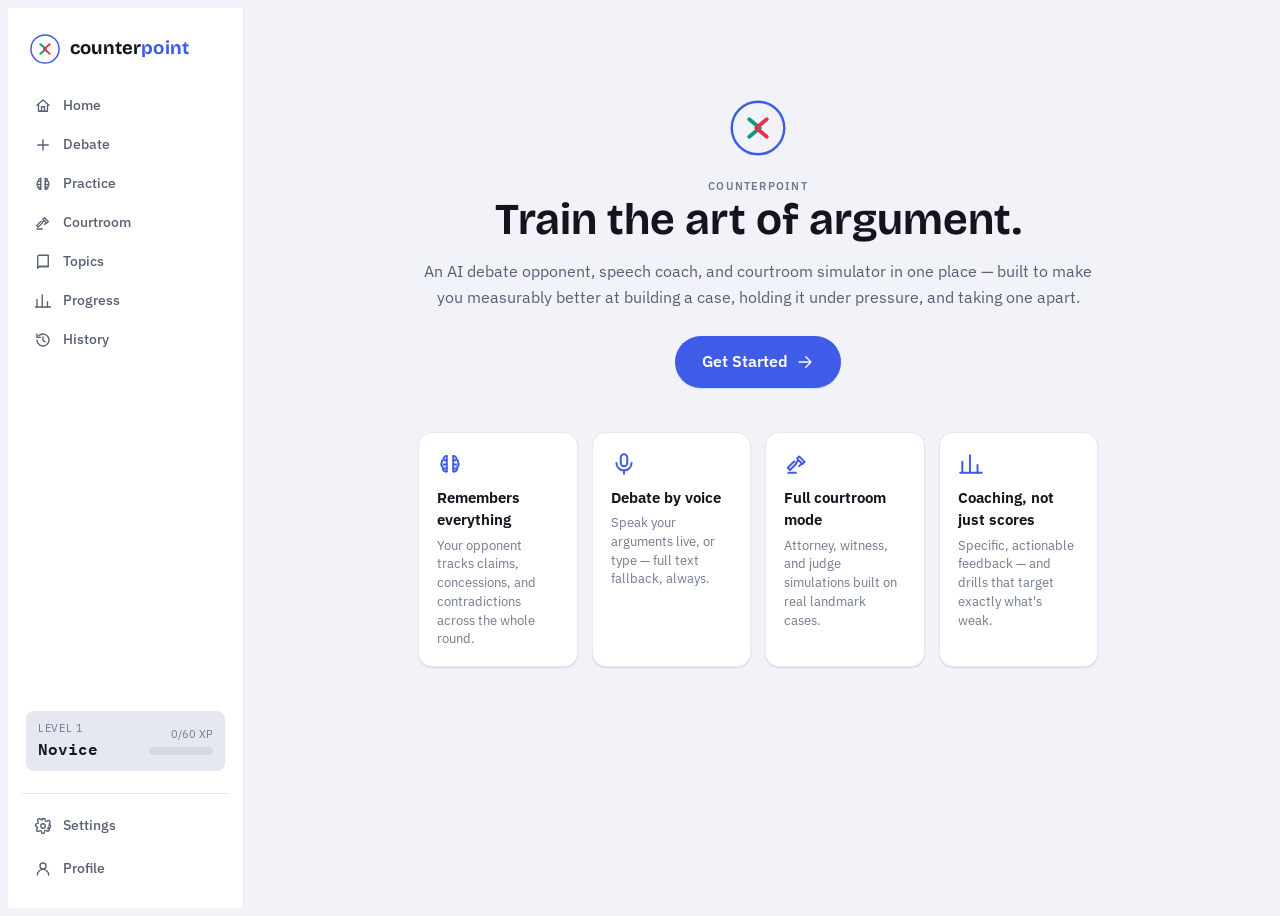
<file: counterpoint/index.html>
<!doctype html>
<html lang="en">
<head>
<meta charset="UTF-8" />
<meta name="viewport" content="width=device-width, initial-scale=1.0" />
<title>Counterpoint</title>
<link rel="preconnect" href="https://fonts.googleapis.com">
<link rel="preconnect" href="https://fonts.gstatic.com" crossorigin>
<link href="https://fonts.googleapis.com/css2?family=Bricolage+Grotesque:opsz,wght@12..96,400..800&family=IBM+Plex+Sans:wght@400;500;600;700&family=IBM+Plex+Mono:wght@400;500;600&display=swap" rel="stylesheet">
</head>
<body>
<style>
/* ============ DESIGN TOKENS ============ */
:root{
  --paper-0:#F2F3F8;
  --paper-100:#E5E8F0;
  --paper-200:#D5D9E6;
  --ink-950:#090B11;
  --ink-800:#151A24;
  --ink-700:#202634;
  --ink-600:#313A4B;
  --slate-600:#565F73;
  --slate-500:#707A90;
  --slate-400:#8D96AA;

  --brass-300:#FFD666;
  --brass-500:#E3A400;
  --brass-600:#B27F00;
  --brass-700:#835D00;

  --teal-300:#78E4C8;
  --teal-500:#0A9C7D;
  --teal-600:#087A62;
  --teal-950:#062B23;

  --ember-300:#F8A3AE;
  --ember-500:#E23350;
  --ember-600:#B71F3A;
  --ember-950:#390B15;

  --crimson-500:#C81E3A;
  --azure-500:#3D63C9;

  --signal-300:#9BB1FF;
  --signal-500:#3E5CE8;
  --signal-600:#2E46B8;
  --signal-700:#233590;

  --bg:var(--paper-0);
  --surface:#ffffff;
  --surface-2:var(--paper-100);
  --surface-3:var(--paper-200);
  --border:#D6DAE6;
  --border-soft:#E6E9F1;
  --text:#12151E;
  --text-muted:var(--slate-600);
  --text-faint:var(--slate-500);
  --accent:var(--signal-500);
  --accent-ink:#FFFFFF;
  --accent-soft:#E3E8FC;
  --accent-soft-text:#2E46B8;
  --for-color:var(--teal-500);
  --for-soft:#DBF3EB;
  --for-text:var(--teal-600);
  --against-color:var(--ember-500);
  --against-soft:#FBE1E5;
  --against-text:var(--ember-600);
  --danger:var(--crimson-500);
  --shadow-1:0 1px 2px rgba(10,13,22,.07), 0 1px 1px rgba(10,13,22,.05);
  --shadow-2:0 6px 20px -6px rgba(10,13,22,.20), 0 2px 6px -2px rgba(10,13,22,.09);
  --shadow-3:0 20px 50px -12px rgba(6,8,16,.38);
  --radius-s:8px;
  --radius-m:14px;
  --radius-l:22px;
  --font-display:"Bricolage Grotesque",ui-sans-serif,system-ui,-apple-system,sans-serif;
  --font-body:"IBM Plex Sans",ui-sans-serif,system-ui,-apple-system,sans-serif;
  --font-mono:"IBM Plex Mono",ui-monospace,SFMono-Regular,monospace;
}
@media (prefers-color-scheme: dark){
  :root:not([data-theme="light"]){
    --bg:var(--ink-950);
    --surface:var(--ink-800);
    --surface-2:var(--ink-700);
    --surface-3:var(--ink-600);
    --border:#333D50;
    --border-soft:#232A38;
    --text:#EDEFF6;
    --text-muted:#A9B1C4;
    --text-faint:#7B849A;
    --accent:var(--signal-300);
    --accent-ink:#131A33;
    --accent-soft:#212A55;
    --accent-soft-text:var(--signal-300);
    --for-soft:var(--teal-950);
    --for-text:var(--teal-300);
    --against-soft:var(--ember-950);
    --against-text:var(--ember-300);
    --shadow-2:0 6px 24px -6px rgba(0,0,0,.55), 0 2px 8px -2px rgba(0,0,0,.4);
    --shadow-3:0 24px 60px -12px rgba(0,0,0,.65);
  }
}
:root[data-theme="dark"]{
  --bg:var(--ink-950);
  --surface:var(--ink-800);
  --surface-2:var(--ink-700);
  --surface-3:var(--ink-600);
  --border:#333D50;
  --border-soft:#232A38;
  --text:#EDEFF6;
  --text-muted:#A9B1C4;
  --text-faint:#7B849A;
  --accent:var(--signal-300);
  --accent-ink:#131A33;
  --accent-soft:#212A55;
  --accent-soft-text:var(--signal-300);
  --for-soft:var(--teal-950);
  --for-text:var(--teal-300);
  --against-soft:var(--ember-950);
  --against-text:var(--ember-300);
  --shadow-2:0 6px 24px -6px rgba(0,0,0,.55), 0 2px 8px -2px rgba(0,0,0,.4);
  --shadow-3:0 24px 60px -12px rgba(0,0,0,.65);
}

/* ============ RESET / BASE ============ */
*,*::before,*::after{box-sizing:border-box}
html{-webkit-text-size-adjust:100%}
body{
  background:var(--bg);
  color:var(--text);
  font-family:var(--font-body);
  font-size:15px;
  line-height:1.5;
  -webkit-font-smoothing:antialiased;
}
h1,h2,h3,h4{font-family:var(--font-display);font-weight:650;line-height:1.15;text-wrap:balance;margin:0;color:var(--text)}
p{margin:0}
a{color:inherit}
button,input,select,textarea{font:inherit;color:inherit}
button{cursor:pointer}
ul,ol{margin:0;padding:0;list-style:none}
svg{display:block}
::selection{background:var(--accent-soft);color:var(--accent-soft-text)}
[hidden]{display:none!important}
:focus-visible{outline:2px solid var(--accent);outline-offset:2px;border-radius:4px}
.tabular{font-variant-numeric:tabular-nums}
@media (prefers-reduced-motion: reduce){
  *,*::before,*::after{animation-duration:.001ms!important;animation-iteration-count:1!important;transition-duration:.001ms!important;scroll-behavior:auto!important}
}
body.reduced-motion *,body.reduced-motion *::before,body.reduced-motion *::after{animation-duration:.001ms!important;transition-duration:.001ms!important}
body.text-lg{font-size:16.5px}
body.text-xl{font-size:18px}

.icon{width:18px;height:18px;stroke:currentColor;fill:none;stroke-width:1.8;stroke-linecap:round;stroke-linejoin:round;flex:none}
.icon-sm{width:14px;height:14px}
.icon-lg{width:26px;height:26px}

/* ============ LAYOUT SHELL ============ */
#shell{display:grid;grid-template-columns:236px 1fr;min-height:100vh}
#shell.arena-mode{grid-template-columns:1fr}
#shell.arena-mode #sidebar{display:none}
#shell.arena-mode .mobile-tabbar{display:none}
#sidebar{
  background:var(--surface);border-right:1px solid var(--border-soft);
  display:flex;flex-direction:column;padding:20px 14px;gap:4px;position:sticky;top:0;height:100vh;overflow-y:auto;
}
.brand{display:flex;align-items:center;gap:10px;padding:6px 8px 18px}
.brand-mark{width:30px;height:30px;flex:none}
.brand-word{font-family:var(--font-display);font-weight:700;font-size:18.5px;letter-spacing:.01em}
.brand-word b{color:var(--accent)}
.nav-item{
  display:flex;align-items:center;gap:11px;padding:9px 12px;border-radius:var(--radius-s);
  color:var(--text-muted);font-weight:500;font-size:14px;transition:background .15s,color .15s;border:none;background:transparent;text-align:left;width:100%;
}
.nav-item:hover{background:var(--surface-2);color:var(--text)}
.nav-item.active{background:var(--accent-soft);color:var(--accent-soft-text)}
.nav-section-label{font-size:10.5px;text-transform:uppercase;letter-spacing:.09em;color:var(--text-faint);padding:16px 12px 6px;font-weight:600}
.nav-spacer{flex:1}
.sidebar-foot{border-top:1px solid var(--border-soft);padding-top:12px;margin-top:8px;display:flex;flex-direction:column;gap:4px}
.rating-chip{display:flex;align-items:center;justify-content:space-between;background:var(--surface-2);border-radius:var(--radius-s);padding:10px 12px;margin:6px 4px 10px}
.rating-chip .num{font-family:var(--font-mono);font-weight:600;font-size:16px}

#topbar{display:none;position:sticky;top:0;z-index:40;background:var(--surface);border-bottom:1px solid var(--border-soft);align-items:center;justify-content:space-between;padding:10px 14px}
#main{min-width:0;display:flex;flex-direction:column}
#app{flex:1;padding:28px 34px 60px;max-width:1180px;width:100%;margin:0 auto}
#app.wide{max-width:1360px}
#app.narrow{max-width:760px}
.arena-mode #app{max-width:none;padding:0}

.mobile-tabbar{display:none;position:sticky;bottom:0;z-index:40;background:var(--surface);border-top:1px solid var(--border-soft);padding:6px 4px calc(6px + env(safe-area-inset-bottom))}

@media (max-width: 880px){
  #shell{grid-template-columns:1fr}
  #sidebar{display:none}
  #topbar{display:flex}
  #app{padding:18px 16px 90px}
  .mobile-tabbar{display:flex}
}

/* ============ TYPE UTILITIES ============ */
.eyebrow{font-size:11px;text-transform:uppercase;letter-spacing:.11em;color:var(--text-faint);font-weight:600}
.page-title{font-size:29px;margin-bottom:4px}
.page-sub{color:var(--text-muted);font-size:14.5px}
.section-title{font-family:var(--font-display);font-size:19px;font-weight:650}
.muted{color:var(--text-muted)}
.faint{color:var(--text-faint)}
.mono{font-family:var(--font-mono)}

/* ============ BUTTONS ============ */
.btn{
  display:inline-flex;align-items:center;justify-content:center;gap:8px;
  padding:10px 18px;border-radius:999px;font-weight:600;font-size:14px;border:1px solid transparent;
  transition:transform .12s ease, box-shadow .12s ease, background .15s, border-color .15s, color .15s;
  white-space:nowrap;
}
.btn:active{transform:scale(.97)}
.btn-primary{background:var(--accent);color:var(--accent-ink);box-shadow:var(--shadow-1)}
.btn-primary:hover{box-shadow:var(--shadow-2)}
.btn-secondary{background:var(--surface);border-color:var(--border);color:var(--text)}
.btn-secondary:hover{background:var(--surface-2)}
.btn-ghost{background:transparent;color:var(--text-muted)}
.btn-ghost:hover{background:var(--surface-2);color:var(--text)}
.btn-danger{background:transparent;border-color:var(--danger);color:var(--danger)}
.btn-danger:hover{background:var(--danger);color:#fff}
.btn-lg{padding:13px 26px;font-size:15.5px}
.btn-sm{padding:6px 13px;font-size:12.5px}
.btn-block{width:100%}
.btn:disabled{opacity:.45;cursor:not-allowed;transform:none!important}
.btn-icon{padding:9px;border-radius:999px}
.fab{position:fixed;z-index:30}

/* ============ CARDS ============ */
.card{background:var(--surface);border:1px solid var(--border-soft);border-radius:var(--radius-m);box-shadow:var(--shadow-1)}
.card-pad{padding:20px}
.card-hover{transition:transform .15s ease, box-shadow .15s ease, border-color .15s}
.card-hover:hover{transform:translateY(-2px);box-shadow:var(--shadow-2);border-color:var(--border)}
.card-select{cursor:pointer;border:1.5px solid var(--border-soft);transition:all .15s}
.card-select:hover{border-color:var(--slate-400)}
.card-select.selected{border-color:var(--accent);background:var(--accent-soft);box-shadow:0 0 0 1px var(--accent) inset}

.stat-card{background:var(--surface);border:1px solid var(--border-soft);border-radius:var(--radius-m);padding:16px 18px;display:flex;flex-direction:column;gap:6px}
.stat-card .stat-val{font-family:var(--font-mono);font-size:24px;font-weight:600;line-height:1}
.stat-card .stat-label{font-size:12px;color:var(--text-faint);text-transform:uppercase;letter-spacing:.06em;font-weight:600}
.stat-trend{font-size:12px;font-weight:600;display:inline-flex;align-items:center;gap:3px}
.trend-up{color:var(--teal-500)}
.trend-down{color:var(--ember-500)}

.grid{display:grid;gap:16px}
.grid-2{grid-template-columns:repeat(2,1fr)}
.grid-3{grid-template-columns:repeat(3,1fr)}
.grid-4{grid-template-columns:repeat(4,1fr)}
.grid-auto{grid-template-columns:repeat(auto-fill,minmax(230px,1fr))}
@media (max-width:880px){.grid-2,.grid-3,.grid-4{grid-template-columns:1fr 1fr}}
@media (max-width:560px){.grid-2,.grid-3,.grid-4{grid-template-columns:1fr}}
.flex{display:flex}
.row{display:flex;align-items:center}
.col{display:flex;flex-direction:column}
.gap-1{gap:6px}.gap-2{gap:10px}.gap-3{gap:16px}.gap-4{gap:24px}
.between{justify-content:space-between}
.wrap{flex-wrap:wrap}
.center{align-items:center;justify-content:center}

/* ============ BADGES / PILLS ============ */
.pill{display:inline-flex;align-items:center;gap:5px;padding:4px 11px;border-radius:999px;font-size:12px;font-weight:600;border:1px solid var(--border)}
.pill-accent{background:var(--accent-soft);color:var(--accent-soft-text);border-color:transparent}
.pill-for{background:var(--for-soft);color:var(--for-text);border-color:transparent}
.pill-against{background:var(--against-soft);color:var(--against-text);border-color:transparent}
.pill-outline{background:transparent}
.controversy-dot{width:8px;height:8px;border-radius:50%;flex:none}
.badge-num{background:var(--surface-3);border-radius:999px;font-size:11px;padding:1px 7px;font-weight:700}

/* ============ FORM CONTROLS ============ */
.field{display:flex;flex-direction:column;gap:6px}
.field label{font-size:12.5px;font-weight:600;color:var(--text-muted)}
.input,.select,.textarea{
  background:var(--surface);border:1px solid var(--border);border-radius:var(--radius-s);
  padding:10px 12px;font-size:14px;width:100%;color:var(--text);
}
.input:focus,.select:focus,.textarea:focus{border-color:var(--accent)}
.textarea{resize:vertical;min-height:90px;font-family:var(--font-body);line-height:1.5}
.search-wrap{position:relative}
.search-wrap .icon{position:absolute;left:12px;top:50%;transform:translateY(-50%);color:var(--text-faint)}
.search-wrap .input{padding-left:36px}

.switch{position:relative;width:40px;height:23px;border-radius:999px;background:var(--surface-3);border:1px solid var(--border);flex:none;transition:background .15s}
.switch::after{content:"";position:absolute;width:17px;height:17px;border-radius:50%;background:#fff;top:2px;left:2px;transition:transform .15s;box-shadow:0 1px 2px rgba(0,0,0,.3)}
.switch.on{background:var(--accent);border-color:var(--accent)}
.switch.on::after{transform:translateX(17px)}
.switch-row{display:flex;align-items:center;justify-content:space-between;padding:11px 2px;border-bottom:1px solid var(--border-soft)}
.switch-row:last-child{border-bottom:none}
.switch-row .st-label{font-weight:600;font-size:13.5px}
.switch-row .st-desc{font-size:12px;color:var(--text-faint);margin-top:2px}

.slider-row{display:flex;flex-direction:column;gap:5px;padding:9px 0}
.slider-row .sl-head{display:flex;justify-content:space-between;font-size:12.5px;font-weight:600}
.slider-row .sl-val{font-family:var(--font-mono);color:var(--accent)}
input[type=range]{-webkit-appearance:none;width:100%;height:5px;border-radius:99px;background:var(--surface-3);outline:none}
input[type=range]::-webkit-slider-thumb{-webkit-appearance:none;width:16px;height:16px;border-radius:50%;background:var(--accent);cursor:pointer;border:2px solid var(--surface);box-shadow:0 1px 3px rgba(0,0,0,.3)}
input[type=range]::-moz-range-thumb{width:16px;height:16px;border-radius:50%;background:var(--accent);cursor:pointer;border:2px solid var(--surface)}

.choice-chip{display:inline-flex;align-items:center;gap:6px;padding:8px 14px;border-radius:999px;border:1.5px solid var(--border);font-size:13px;font-weight:600;background:var(--surface);transition:all .15s}
.choice-chip:hover{border-color:var(--slate-400)}
.choice-chip.selected{border-color:var(--accent);background:var(--accent-soft);color:var(--accent-soft-text)}

/* ============ STEPPER / PROGRESS ============ */
.stepper{display:flex;align-items:center;gap:0;margin-bottom:8px}
.step-dot{width:26px;height:26px;border-radius:50%;display:flex;align-items:center;justify-content:center;font-size:11.5px;font-weight:700;background:var(--surface-3);color:var(--text-faint);flex:none;font-family:var(--font-mono)}
.step-dot.done{background:var(--teal-500);color:#fff}
.step-dot.active{background:var(--accent);color:var(--accent-ink)}
.step-line{height:2px;flex:1;background:var(--surface-3);margin:0 2px}
.step-line.done{background:var(--teal-500)}
.step-labels{display:flex;justify-content:space-between;font-size:10.5px;color:var(--text-faint);margin-top:6px;text-transform:uppercase;letter-spacing:.05em}

.progress-track{height:8px;border-radius:99px;background:var(--surface-3);overflow:hidden}
.progress-fill{height:100%;background:var(--accent);border-radius:99px;transition:width .4s cubic-bezier(.4,0,.2,1)}
.progress-fill.for{background:var(--for-color)}
.progress-fill.against{background:var(--against-color)}

/* ============ TABS ============ */
.tabs{display:flex;gap:2px;border-bottom:1px solid var(--border-soft);margin-bottom:20px;overflow-x:auto}
.tab{padding:10px 16px;font-size:13.5px;font-weight:600;color:var(--text-faint);border-bottom:2px solid transparent;white-space:nowrap}
.tab.active{color:var(--text);border-color:var(--accent)}
.tab:hover{color:var(--text)}

/* ============ MODAL / TOAST / OVERLAYS ============ */
.overlay{position:fixed;inset:0;background:rgba(10,10,8,.55);backdrop-filter:blur(2px);z-index:80;display:flex;align-items:center;justify-content:center;padding:20px}
.modal{background:var(--surface);border-radius:var(--radius-l);max-width:520px;width:100%;max-height:88vh;overflow-y:auto;box-shadow:var(--shadow-3)}
.toast-stack{position:fixed;bottom:20px;right:20px;z-index:90;display:flex;flex-direction:column;gap:8px;max-width:340px}
@media (max-width:880px){.toast-stack{right:12px;left:12px;bottom:76px;max-width:none}}
.toast{background:var(--ink-800);color:#EDEFF6;border-radius:var(--radius-s);padding:12px 16px;box-shadow:var(--shadow-2);font-size:13.5px;display:flex;gap:10px;align-items:flex-start;animation:toast-in .25s ease}
.toast svg{flex:none;margin-top:1px}
@keyframes toast-in{from{opacity:0;transform:translateY(8px)}to{opacity:1;transform:none}}

/* ============ ANIMATIONS ============ */
@keyframes pop-in{from{opacity:0;transform:scale(.92) translateY(6px)}to{opacity:1;transform:none}}
.pop-in{animation:pop-in .35s cubic-bezier(.2,.8,.2,1)}
@keyframes fade-up{from{opacity:0;transform:translateY(10px)}to{opacity:1;transform:none}}
.fade-up{animation:fade-up .4s ease both}
@keyframes shimmer{0%{background-position:-200px 0}100%{background-position:200px 0}}
.skeleton{background:linear-gradient(90deg,var(--surface-2) 25%,var(--surface-3) 37%,var(--surface-2) 63%);background-size:400px 100%;animation:shimmer 1.4s infinite linear;border-radius:8px}
@keyframes pulse-ring{0%{box-shadow:0 0 0 0 rgba(184,135,58,.45)}70%{box-shadow:0 0 0 14px rgba(184,135,58,0)}100%{box-shadow:0 0 0 0 rgba(184,135,58,0)}}
@keyframes spin{to{transform:rotate(360deg)}}
.spin{animation:spin 1s linear infinite}

/* ============ EMPTY STATE ============ */
.empty-state{display:flex;flex-direction:column;align-items:center;text-align:center;padding:52px 24px;gap:10px;color:var(--text-muted)}
.empty-state .icon-lg{width:38px;height:38px;color:var(--text-faint);margin-bottom:6px}

/* ============ ONBOARDING / LANDING ============ */
.landing-hero{padding:64px 0 40px;text-align:center;max-width:680px;margin:0 auto}
.landing-hero h1{font-size:44px;margin-bottom:14px}
@media (max-width:600px){.landing-hero h1{font-size:32px}}
.landing-mark{width:56px;height:56px;margin:0 auto 22px}
.pillar-row{display:grid;grid-template-columns:repeat(4,1fr);gap:14px;margin-top:44px}
@media (max-width:760px){.pillar-row{grid-template-columns:1fr 1fr}}
.pillar{padding:18px;border:1px solid var(--border-soft);border-radius:var(--radius-m);text-align:left}
.pillar .icon{color:var(--accent);margin-bottom:10px}

.onb-shell{max-width:560px;margin:30px auto 0}
.onb-opt{display:flex;align-items:center;gap:12px;padding:14px 16px;border-radius:var(--radius-m);border:1.5px solid var(--border-soft);cursor:pointer;transition:all .15s}
.onb-opt:hover{border-color:var(--slate-400)}
.onb-opt.selected{border-color:var(--accent);background:var(--accent-soft)}
.onb-opt .check{width:19px;height:19px;border-radius:6px;border:1.5px solid var(--border);flex:none;display:flex;align-items:center;justify-content:center}
.onb-opt.selected .check{background:var(--accent);border-color:var(--accent)}

/* ============ RADAR CHART ============ */
.radar-wrap{position:relative}
.radar-wrap text{font-family:var(--font-body);fill:var(--text-muted)}
.radar-grid{fill:none;stroke:var(--border)}
.radar-area{fill:var(--accent);fill-opacity:.22;stroke:var(--accent);stroke-width:2}
.radar-area-prev{fill:none;stroke:var(--slate-400);stroke-width:1.5;stroke-dasharray:3 3}
.radar-point{fill:var(--accent);stroke:var(--surface);stroke-width:1.5}

/* ============ TIMER RING ============ */
.timer-ring-wrap{position:relative;display:inline-flex;align-items:center;justify-content:center}
.timer-ring-bg{fill:none;stroke:var(--surface-3);stroke-width:6}
.timer-ring-fg{fill:none;stroke:var(--teal-500);stroke-width:6;stroke-linecap:round;transition:stroke-dashoffset 1s linear,stroke .3s}
.timer-ring-fg.warn{stroke:var(--brass-500)}
.timer-ring-fg.crit{stroke:var(--ember-500)}
.timer-ring-txt{position:absolute;font-family:var(--font-mono);font-weight:600;text-align:center;line-height:1.1}

/* ============ WIZARD ============ */
.wiz-shell{max-width:820px;margin:0 auto}
.wiz-card{min-height:420px;padding:30px 34px}
@media (max-width:600px){.wiz-card{padding:22px 18px}}
.wiz-foot{display:flex;justify-content:space-between;align-items:center;margin-top:26px}
.opt-grid{display:grid;grid-template-columns:repeat(2,1fr);gap:12px;margin-top:18px}
@media (max-width:640px){.opt-grid{grid-template-columns:1fr}}
.fmt-card{padding:16px 18px;border-radius:var(--radius-m)}
.fmt-card .fmt-head{display:flex;align-items:center;gap:10px;margin-bottom:6px}
.fmt-card .fmt-name{font-family:var(--font-display);font-weight:650;font-size:15.5px}
.fmt-card .fmt-desc{font-size:12.5px;color:var(--text-muted);line-height:1.45}
.fmt-tags{display:flex;gap:5px;flex-wrap:wrap;margin-top:9px}
.fmt-icon-wrap{width:34px;height:34px;border-radius:10px;background:var(--accent-soft);display:flex;align-items:center;justify-content:center;color:var(--accent-soft-text);flex:none}

.side-choice{display:grid;grid-template-columns:1fr 1fr;gap:14px;margin-top:20px}
@media (max-width:600px){.side-choice{grid-template-columns:1fr}}
.side-card{padding:22px;border-radius:var(--radius-m);text-align:center;cursor:pointer;border:2px solid var(--border-soft);transition:all .15s}
.side-card.for{}
.side-card.against{}
.side-card:hover{transform:translateY(-2px)}
.side-card.selected.for{border-color:var(--for-color);background:var(--for-soft)}
.side-card.selected.against{border-color:var(--against-color);background:var(--against-soft)}
.side-card .side-icon{width:34px;height:34px;margin:0 auto 10px}

.opponent-grid{display:grid;grid-template-columns:repeat(3,1fr);gap:12px;margin-top:16px}
@media (max-width:760px){.opponent-grid{grid-template-columns:repeat(2,1fr)}}
@media (max-width:520px){.opponent-grid{grid-template-columns:1fr}}
.opp-card{padding:14px;border-radius:var(--radius-m);text-align:left}
.opp-card .opp-icon{width:36px;height:36px;border-radius:10px;background:var(--surface-2);display:flex;align-items:center;justify-content:center;margin-bottom:8px;color:var(--accent)}
.opp-card.selected .opp-icon{background:var(--accent);color:var(--accent-ink)}
.opp-name{font-weight:650;font-size:13.5px;font-family:var(--font-display)}
.opp-desc{font-size:11.5px;color:var(--text-faint);line-height:1.4;margin-top:2px}

.diff-row{display:flex;flex-direction:column;gap:10px;margin-top:16px}
.diff-card{display:flex;align-items:center;gap:14px;padding:14px 16px;border-radius:var(--radius-m)}
.diff-level-badge{width:38px;height:38px;border-radius:50%;display:flex;align-items:center;justify-content:center;font-family:var(--font-mono);font-weight:700;font-size:13px;flex:none;color:#fff}

/* ============ TOPIC / CASE LIBRARY ============ */
.filter-bar{display:flex;gap:8px;flex-wrap:wrap;align-items:center;margin-bottom:18px}
.topic-card{padding:17px;display:flex;flex-direction:column;gap:9px;height:100%}
.topic-card .tc-top{display:flex;justify-content:space-between;align-items:flex-start;gap:8px}
.topic-card .tc-title{font-family:var(--font-display);font-weight:650;font-size:15.5px;line-height:1.3}
.topic-card .tc-blurb{font-size:12.8px;color:var(--text-muted);line-height:1.5;flex:1}
.topic-card .tc-meta{display:flex;gap:6px;flex-wrap:wrap;font-size:11px}
.controversy-meter{display:flex;align-items:center;gap:4px}

.case-card{padding:18px;display:flex;flex-direction:column;gap:8px}
.case-card .case-year{font-family:var(--font-mono);color:var(--text-faint);font-size:12px}
.case-card .case-name{font-family:var(--font-display);font-weight:650;font-size:16.5px}

/* ============ ARENA / LIVE DEBATE ============ */
.arena{min-height:100vh;background:radial-gradient(ellipse at top,#161d3a 0%,var(--ink-950) 55%);color:#EDEFF6;display:flex;flex-direction:column}
:root[data-theme=light] .arena{background:radial-gradient(ellipse at top,#171d38 0%,#0a0c14 60%)}
.arena-top{display:flex;align-items:center;justify-content:space-between;padding:16px 24px;border-bottom:1px solid rgba(255,255,255,.08);flex-wrap:wrap;gap:10px}
.arena-motion{text-align:center;flex:1;min-width:240px}
.arena-motion .m-label{font-size:10.5px;text-transform:uppercase;letter-spacing:.12em;color:#9AA3B2}
.arena-motion .m-text{font-family:var(--font-display);font-weight:600;font-size:16.5px;color:#fff;max-width:560px;margin:2px auto 0}
.arena-side-badge{display:flex;align-items:center;gap:8px;background:rgba(255,255,255,.06);padding:7px 13px;border-radius:999px;font-size:12.5px;font-weight:600;color:#fff}
.arena-body{flex:1;display:grid;grid-template-columns:1fr 300px;gap:0}
@media (max-width:900px){.arena-body{grid-template-columns:1fr}}
.arena-main{padding:20px 26px 130px;display:flex;flex-direction:column;gap:16px;overflow-y:auto;max-height:calc(100vh - 66px)}
.arena-side{border-left:1px solid rgba(255,255,255,.08);padding:20px;display:flex;flex-direction:column;gap:18px;color:#EDEFF6;overflow-y:auto;max-height:calc(100vh - 66px)}
@media (max-width:900px){.arena-side{border-left:none;border-top:1px solid rgba(255,255,255,.08);max-height:none}}

.phase-banner{align-self:center;background:rgba(255,255,255,.07);border:1px solid rgba(255,255,255,.1);color:#E6E9F4;padding:7px 18px;border-radius:999px;font-size:12px;font-weight:600;letter-spacing:.03em;text-transform:uppercase}

.msg{display:flex;gap:12px;max-width:78%}
.msg.student{align-self:flex-end;flex-direction:row-reverse}
.msg.ai{align-self:flex-start}
.msg-avatar{width:34px;height:34px;border-radius:50%;flex:none;display:flex;align-items:center;justify-content:center;font-weight:700;font-size:12.5px;font-family:var(--font-mono)}
.msg.ai .msg-avatar{background:var(--ember-500);color:#fff}
.msg.student .msg-avatar{background:var(--teal-500);color:#fff}
.msg-bubble{background:rgba(255,255,255,.07);border:1px solid rgba(255,255,255,.09);border-radius:16px;padding:13px 16px;font-size:14px;line-height:1.55;color:#EDEFF6}
.msg.student .msg-bubble{background:rgba(127,203,185,.14);border-color:rgba(127,203,185,.22)}
.msg.system{align-self:center;max-width:82%}
.msg.system .msg-bubble{background:rgba(255,255,255,.04);border:1px dashed rgba(255,255,255,.16);color:#AEB4C2;font-size:12.5px;font-style:italic;text-align:center;padding:9px 14px}
.msg-meta{font-size:10.5px;color:#8892A0;margin-top:5px;display:flex;gap:8px}
.msg-tag{display:inline-block;font-size:10px;padding:1px 7px;border-radius:999px;background:rgba(226,51,80,.18);color:#F9BAC4;margin-left:6px}
.point-list{display:flex;flex-direction:column;gap:10px}
.point-item{display:flex;gap:9px;align-items:baseline}
.point-num{flex:none;font-family:var(--font-mono);font-size:11px;font-weight:700;opacity:.55;min-width:14px}
.point-text{flex:1}

.thinking-row{align-self:flex-start;display:flex;align-items:center;gap:10px;color:#AEB6C4;font-size:13px}
.thinking-dots{display:flex;gap:3px}
.thinking-dots span{width:5px;height:5px;border-radius:50%;background:#AEB6C4;animation:tdot 1.1s infinite ease-in-out}
.thinking-dots span:nth-child(2){animation-delay:.15s}
.thinking-dots span:nth-child(3){animation-delay:.3s}
@keyframes tdot{0%,60%,100%{opacity:.25;transform:translateY(0)}30%{opacity:1;transform:translateY(-3px)}}

.speaking-orb{width:64px;height:64px;border-radius:50%;background:conic-gradient(from 0deg,var(--brass-300),var(--ember-500),var(--brass-300));display:flex;align-items:center;justify-content:center;position:relative}
.speaking-orb::before{content:"";position:absolute;inset:5px;border-radius:50%;background:var(--ink-800)}
.speaking-orb.active{animation:orb-pulse 1.6s infinite ease-in-out}
@keyframes orb-pulse{0%,100%{transform:scale(1)}50%{transform:scale(1.06)}}

.arena-input-dock{position:sticky;bottom:0;background:linear-gradient(0deg,var(--ink-950) 60%,transparent);padding:18px 26px 22px}
.dock-inner{background:rgba(255,255,255,.06);border:1px solid rgba(255,255,255,.12);border-radius:20px;padding:12px 14px;display:flex;flex-direction:column;gap:10px}
.dock-textarea{background:transparent;border:none;color:#fff;resize:none;min-height:52px;font-size:14.5px;line-height:1.5;width:100%}
.dock-textarea:focus{outline:none}
.dock-textarea::placeholder{color:#8892A0}
.dock-controls{display:flex;align-items:center;justify-content:space-between;gap:10px}
.mode-toggle{display:flex;background:rgba(255,255,255,.07);border-radius:999px;padding:3px;gap:2px}
.mode-toggle button{padding:6px 13px;border-radius:999px;font-size:12px;font-weight:600;color:#AEB6C4}
.mode-toggle button.active{background:rgba(255,255,255,.16);color:#fff}
.mic-btn{width:42px;height:42px;border-radius:50%;background:var(--accent);color:var(--accent-ink);display:flex;align-items:center;justify-content:center;flex:none}
.mic-btn.recording{background:var(--ember-500);color:#fff;animation:pulse-ring 1.6s infinite}
.mic-inline-btn{background:var(--surface);border:1px solid var(--border);box-shadow:var(--shadow-1)}
.mic-inline-btn.recording{color:#fff;background:var(--ember-500);border-color:var(--ember-500);animation:pulse-ring 1.6s infinite}
.wave-bars{display:flex;align-items:center;gap:2px;height:20px}
.wave-bars span{width:3px;background:var(--teal-300);border-radius:2px;animation:wavey .8s infinite ease-in-out}
@keyframes wavey{0%,100%{height:4px}50%{height:18px}}

.memory-item{display:flex;gap:8px;font-size:12.5px;padding:8px 0;border-bottom:1px solid rgba(255,255,255,.07);align-items:flex-start}
.memory-item:last-child{border-bottom:none}
.memory-item .icon{color:#8892A0;margin-top:2px}
.side-panel-h{font-size:11px;text-transform:uppercase;letter-spacing:.08em;color:#8892A0;font-weight:700;display:flex;align-items:center;gap:6px}

/* transition / reveal screens */
.reveal-screen{min-height:100vh;display:flex;flex-direction:column;align-items:center;justify-content:center;text-align:center;padding:30px;background:radial-gradient(ellipse at center,#161d3a 0%,var(--ink-950) 70%);color:#fff;gap:18px}
.reveal-side{font-family:var(--font-display);font-weight:800;font-size:52px;letter-spacing:.01em}
@media (max-width:600px){.reveal-side{font-size:36px}}
.reveal-side.for{color:var(--teal-300)}
.reveal-side.against{color:var(--ember-300)}

/* ============ REPORT ============ */
.verdict-hero{border-radius:var(--radius-l);padding:36px;text-align:center;position:relative;overflow:hidden;color:#fff;background:linear-gradient(155deg,var(--ink-800),var(--ink-950))}
.verdict-hero .v-label{font-size:12px;text-transform:uppercase;letter-spacing:.14em;color:#B8C0CE}
.verdict-hero .v-result{font-family:var(--font-display);font-size:38px;font-weight:750;margin-top:6px}
@media (max-width:600px){.verdict-hero .v-result{font-size:27px}}
.judge-row{display:flex;justify-content:center;gap:22px;margin-top:20px;flex-wrap:wrap}
.judge-pill{background:rgba(255,255,255,.08);border-radius:var(--radius-m);padding:10px 16px;font-size:12.5px}

.timeline{display:flex;flex-direction:column;gap:0;position:relative;padding-left:26px}
.timeline::before{content:"";position:absolute;left:8px;top:6px;bottom:6px;width:2px;background:var(--border)}
.tl-item{position:relative;padding:0 0 22px}
.tl-item::before{content:"";position:absolute;left:-26px;top:2px;width:12px;height:12px;border-radius:50%;background:var(--surface-3);border:2px solid var(--border)}
.tl-item.student::before{background:var(--for-color);border-color:var(--for-color)}
.tl-item.ai::before{background:var(--against-color);border-color:var(--against-color)}
.tl-item.key::before{background:var(--accent);border-color:var(--accent)}
.tl-round{font-size:10.5px;text-transform:uppercase;letter-spacing:.07em;color:var(--text-faint);font-weight:700;margin-bottom:3px}
.tl-text{font-size:13.5px;line-height:1.5}

.coach-block{border-left:3px solid var(--accent);padding:4px 0 4px 16px;margin:14px 0}
.coach-block .cb-said{color:var(--text-muted);font-size:13px;font-style:italic}
.coach-block .cb-label{font-size:11px;text-transform:uppercase;letter-spacing:.06em;color:var(--text-faint);font-weight:700;margin-top:10px}

.score-bar-row{display:flex;align-items:center;gap:12px;padding:9px 0}
.score-bar-row .sb-label{width:150px;font-size:13px;font-weight:600;flex:none}
.score-bar-row .sb-track{flex:1;height:9px;border-radius:99px;background:var(--surface-3);overflow:hidden}
.score-bar-row .sb-fill{height:100%;border-radius:99px;background:var(--accent)}
.score-bar-row .sb-num{width:32px;text-align:right;font-family:var(--font-mono);font-size:12.5px;font-weight:600;flex:none}

/* ============ DRILLS / PRACTICE ============ */
.drill-card{padding:18px;display:flex;flex-direction:column;gap:8px}
.drill-card .dc-icon{width:36px;height:36px;border-radius:10px;background:var(--accent-soft);color:var(--accent-soft-text);display:flex;align-items:center;justify-content:center}
.dojo-level-badge{width:74px;height:74px;border-radius:50%;background:conic-gradient(var(--accent) calc(var(--p,0)*1%),var(--surface-3) 0);display:flex;align-items:center;justify-content:center;margin:0 auto}
.dojo-level-badge .inner{width:60px;height:60px;border-radius:50%;background:var(--surface);display:flex;flex-direction:column;align-items:center;justify-content:center}

/* ============ BRACKET ============ */
.bracket{display:flex;gap:36px;overflow-x:auto;padding:10px 4px 20px}
.bracket-col{display:flex;flex-direction:column;justify-content:space-around;gap:20px;min-width:210px}
.bracket-match{background:var(--surface);border:1px solid var(--border-soft);border-radius:var(--radius-s);padding:10px 12px;font-size:12.5px}
.bracket-match .bm-side{display:flex;justify-content:space-between;padding:4px 0}
.bracket-match .bm-side.winner{font-weight:700;color:var(--for-text)}

/* ============ SETTINGS ============ */
.settings-group{margin-bottom:26px}
.settings-group .sg-title{font-family:var(--font-display);font-weight:650;font-size:16px;margin-bottom:6px}

/* ============ MISC ============ */
.divider{height:1px;background:var(--border-soft);border:none;margin:20px 0}
.kbd{font-family:var(--font-mono);font-size:11px;background:var(--surface-3);padding:2px 6px;border-radius:5px;border:1px solid var(--border)}
.achv-card{padding:16px;display:flex;gap:12px;align-items:flex-start}
.achv-card.locked{opacity:.42}
.achv-icon{width:40px;height:40px;border-radius:12px;background:var(--accent-soft);color:var(--accent-soft-text);display:flex;align-items:center;justify-content:center;flex:none}
.xp-toast{position:fixed;top:18px;left:50%;transform:translateX(-50%);z-index:95;background:var(--ink-800);color:#fff;padding:10px 22px;border-radius:999px;font-weight:600;font-size:13px;box-shadow:var(--shadow-2);display:flex;align-items:center;gap:8px}
</style>
<svg style="display:none" aria-hidden="true">
<defs>
<symbol id="i-home" viewBox="0 0 24 24"><path d="M4 11 12 4l8 7"/><path d="M6 10v9h12v-9"/><path d="M10 19v-6h4v6"/></symbol>
<symbol id="i-plus" viewBox="0 0 24 24"><path d="M12 5v14M5 12h14"/></symbol>
<symbol id="i-mic" viewBox="0 0 24 24"><rect x="9" y="3" width="6" height="11" rx="3"/><path d="M5 11a7 7 0 0 0 14 0"/><path d="M12 18v3"/></symbol>
<symbol id="i-mic-off" viewBox="0 0 24 24"><path d="M3 3l18 18"/><path d="M9 5a3 3 0 0 1 6 0v6c0 .5-.08.98-.23 1.42"/><path d="M5 11a7 7 0 0 0 10.5 6.06"/><path d="M12 18v3"/></symbol>
<symbol id="i-send" viewBox="0 0 24 24"><path d="M4 12l16-8-6 16-3-6-7-2z"/></symbol>
<symbol id="i-clock" viewBox="0 0 24 24"><circle cx="12" cy="12" r="8.5"/><path d="M12 7v5l3.5 2"/></symbol>
<symbol id="i-flag" viewBox="0 0 24 24"><path d="M6 3v18"/><path d="M6 4h11l-2.5 4L17 12H6"/></symbol>
<symbol id="i-book" viewBox="0 0 24 24"><path d="M5 4.5A2 2 0 0 1 7 3h12v15H7a2 2 0 0 0-2 2V4.5z"/><path d="M5 20a2 2 0 0 1 2-2h12"/></symbol>
<symbol id="i-scale" viewBox="0 0 24 24"><path d="M12 3v18"/><path d="M7 21h10"/><path d="M4 7h6M14 7h6"/><path d="M4 7l-2.5 5A2.7 2.7 0 0 0 4 15a2.7 2.7 0 0 0 2.5-3L4 7z"/><path d="M20 7l-2.5 5a2.7 2.7 0 0 0 2.5 3 2.7 2.7 0 0 0 2.5-3L20 7z"/></symbol>
<symbol id="i-users" viewBox="0 0 24 24"><circle cx="9" cy="8" r="3.3"/><path d="M2.5 20a6.5 6.5 0 0 1 13 0"/><path d="M15.5 5.5a3.3 3.3 0 0 1 0 6.4"/><path d="M17 13.3a6.5 6.5 0 0 1 4.5 6.2"/></symbol>
<symbol id="i-target" viewBox="0 0 24 24"><circle cx="12" cy="12" r="8.5"/><circle cx="12" cy="12" r="4.7"/><circle cx="12" cy="12" r="1"/></symbol>
<symbol id="i-trend" viewBox="0 0 24 24"><path d="M3 17l6-6 4 4 8-9"/><path d="M15 6h6v6"/></symbol>
<symbol id="i-trend-down" viewBox="0 0 24 24"><path d="M3 7l6 6 4-4 8 9"/><path d="M15 18h6v-6"/></symbol>
<symbol id="i-award" viewBox="0 0 24 24"><circle cx="12" cy="8.5" r="5.5"/><path d="M8.5 13 7 21l5-2.5L17 21l-1.5-8"/></symbol>
<symbol id="i-settings" viewBox="0 0 24 24"><circle cx="12" cy="12" r="3"/><path d="M19.4 13.5a1.7 1.7 0 0 0 .34 1.9l.06.06a2 2 0 1 1-2.9 2.9l-.06-.06a1.7 1.7 0 0 0-1.9-.34 1.7 1.7 0 0 0-1 1.6V20a2 2 0 1 1-4 0v-.1a1.7 1.7 0 0 0-1-1.6 1.7 1.7 0 0 0-1.9.34l-.06.06a2 2 0 1 1-2.9-2.9l.06-.06a1.7 1.7 0 0 0 .34-1.9 1.7 1.7 0 0 0-1.6-1H4a2 2 0 1 1 0-4h.1a1.7 1.7 0 0 0 1.6-1 1.7 1.7 0 0 0-.34-1.9l-.06-.06a2 2 0 1 1 2.9-2.9l.06.06a1.7 1.7 0 0 0 1.9.34H10a1.7 1.7 0 0 0 1-1.6V4a2 2 0 1 1 4 0v.1a1.7 1.7 0 0 0 1 1.6 1.7 1.7 0 0 0 1.9-.34l.06-.06a2 2 0 1 1 2.9 2.9l-.06.06a1.7 1.7 0 0 0-.34 1.9V10a1.7 1.7 0 0 0 1.6 1H20a2 2 0 1 1 0 4h-.1a1.7 1.7 0 0 0-1.5 1z"/></symbol>
<symbol id="i-chevron-left" viewBox="0 0 24 24"><path d="M15 5l-7 7 7 7"/></symbol>
<symbol id="i-chevron-right" viewBox="0 0 24 24"><path d="M9 5l7 7-7 7"/></symbol>
<symbol id="i-chevron-down" viewBox="0 0 24 24"><path d="M5 9l7 7 7-7"/></symbol>
<symbol id="i-x" viewBox="0 0 24 24"><path d="M5 5l14 14M19 5 5 19"/></symbol>
<symbol id="i-check" viewBox="0 0 24 24"><path d="M4 12.5l5.5 5.5L20 6.5"/></symbol>
<symbol id="i-check-circle" viewBox="0 0 24 24"><circle cx="12" cy="12" r="8.5"/><path d="M8 12.3l2.7 2.7L16.5 9"/></symbol>
<symbol id="i-x-circle" viewBox="0 0 24 24"><circle cx="12" cy="12" r="8.5"/><path d="M9 9l6 6M15 9l-6 6"/></symbol>
<symbol id="i-alert" viewBox="0 0 24 24"><path d="M10.6 4.2 2.8 18a2 2 0 0 0 1.75 3h14.9A2 2 0 0 0 21.2 18L13.4 4.2a2 2 0 0 0-2.8 0z"/><path d="M12 10v4.2"/><circle cx="12" cy="17.3" r=".4" fill="currentColor" stroke="none"/></symbol>
<symbol id="i-zap" viewBox="0 0 24 24"><path d="M12.5 3 4 14h6l-1 7 8.5-11h-6l1-7z"/></symbol>
<symbol id="i-shuffle" viewBox="0 0 24 24"><path d="M3 6h3.6c3 0 4 2 5.4 4M3 18h3.6c3 0 4-2 5.4-4"/><path d="M14.5 6H21M14.5 18H21"/><path d="M18 3l3 3-3 3M18 15l3 3-3 3"/></symbol>
<symbol id="i-dice" viewBox="0 0 24 24"><rect x="3.5" y="3.5" width="17" height="17" rx="3"/><circle cx="8.3" cy="8.3" r="1.1" fill="currentColor" stroke="none"/><circle cx="15.7" cy="8.3" r="1.1" fill="currentColor" stroke="none"/><circle cx="8.3" cy="15.7" r="1.1" fill="currentColor" stroke="none"/><circle cx="15.7" cy="15.7" r="1.1" fill="currentColor" stroke="none"/><circle cx="12" cy="12" r="1.1" fill="currentColor" stroke="none"/></symbol>
<symbol id="i-layers" viewBox="0 0 24 24"><path d="M12 3 3 8l9 5 9-5-9-5z"/><path d="M3 13l9 5 9-5M3 18l9 5 9-5"/></symbol>
<symbol id="i-message" viewBox="0 0 24 24"><path d="M4 4.5h16v12H9L4 20V4.5z"/></symbol>
<symbol id="i-bar-chart" viewBox="0 0 24 24"><path d="M4 20V10M11 20V4M18 20v-7"/><path d="M2 20h20"/></symbol>
<symbol id="i-play" viewBox="0 0 24 24"><path d="M6 4.5l13 7.5-13 7.5z"/></symbol>
<symbol id="i-pause" viewBox="0 0 24 24"><rect x="6" y="4.5" width="4.5" height="15"/><rect x="13.5" y="4.5" width="4.5" height="15"/></symbol>
<symbol id="i-repeat" viewBox="0 0 24 24"><path d="M4 7h13l-3-3M20 17H7l3 3"/></symbol>
<symbol id="i-star" viewBox="0 0 24 24"><path d="M12 3.5l2.8 5.9 6.4.7-4.8 4.4 1.3 6.3L12 17.6l-5.7 3.2 1.3-6.3L2.8 10.1l6.4-.7L12 3.5z"/></symbol>
<symbol id="i-search" viewBox="0 0 24 24"><circle cx="11" cy="11" r="7"/><path d="M21 21l-4.6-4.6"/></symbol>
<symbol id="i-filter" viewBox="0 0 24 24"><path d="M4 5h16l-6.5 8v6l-3 1.5v-7.5z"/></symbol>
<symbol id="i-volume" viewBox="0 0 24 24"><path d="M4 10v4h4l5 4V6l-5 4H4z"/><path d="M17 9a5 5 0 0 1 0 6M19.5 6.5a9 9 0 0 1 0 11"/></symbol>
<symbol id="i-volume-x" viewBox="0 0 24 24"><path d="M4 10v4h4l5 4V6l-5 4H4z"/><path d="M17 9l5 6M22 9l-5 6"/></symbol>
<symbol id="i-sun" viewBox="0 0 24 24"><circle cx="12" cy="12" r="4.3"/><path d="M12 2.5v2.3M12 19.2v2.3M4.5 12H2.2M21.8 12h-2.3M5.4 5.4l1.6 1.6M17 17l1.6 1.6M18.6 5.4 17 7M7 17l-1.6 1.6"/></symbol>
<symbol id="i-moon" viewBox="0 0 24 24"><path d="M20 14.5A8.5 8.5 0 1 1 9.5 4a7 7 0 0 0 10.5 10.5z"/></symbol>
<symbol id="i-menu" viewBox="0 0 24 24"><path d="M4 6.5h16M4 12h16M4 17.5h16"/></symbol>
<symbol id="i-arrow-right" viewBox="0 0 24 24"><path d="M4 12h16M13 5l7 7-7 7"/></symbol>
<symbol id="i-brain" viewBox="0 0 24 24"><path d="M9 4.5a3 3 0 0 0-3 3v.3A3 3 0 0 0 4.5 10.5a3 3 0 0 0 1 4.4A3 3 0 0 0 8 19a3 3 0 0 0 1-.15"/><path d="M15 4.5a3 3 0 0 1 3 3v.3a3 3 0 0 1 1.5 2.7 3 3 0 0 1-1 4.4A3 3 0 0 1 16 19a3 3 0 0 1-1-.15"/><path d="M9 4.7V19M15 4.7V19"/><path d="M9 8.5H6.8M9 12.5H6M9 16.2H6.8M15 8.5h2.2M15 12.5h3M15 16.2h2.2"/></symbol>
<symbol id="i-shield" viewBox="0 0 24 24"><path d="M12 3l7 3v6c0 4.7-3 8-7 9-4-1-7-4.3-7-9V6l7-3z"/></symbol>
<symbol id="i-gavel" viewBox="0 0 24 24"><path d="m14 5 5 5-2 2-5-5 2-2z"/><path d="m9.5 9.5-6 6 2 2 6-6"/><path d="M4 20h7"/><path d="m13 9-2 2M16 12l-2 2"/></symbol>
<symbol id="i-sparkles" viewBox="0 0 24 24"><path d="M12 3l1.5 4.5L18 9l-4.5 1.5L12 15l-1.5-4.5L6 9l4.5-1.5L12 3z"/><path d="M19 15l.8 2.2L22 18l-2.2.8L19 21l-.8-2.2L16 18l2.2-.8L19 15z"/></symbol>
<symbol id="i-gauge" viewBox="0 0 24 24"><path d="M4 15a8 8 0 1 1 16 0"/><path d="M12 15l4-5"/><circle cx="12" cy="15" r="1.2" fill="currentColor" stroke="none"/></symbol>
<symbol id="i-history" viewBox="0 0 24 24"><path d="M4 12a8 8 0 1 0 2.4-5.7"/><path d="M4 4v4.5h4.5"/><path d="M12 8v4.5l3 2"/></symbol>
<symbol id="i-user" viewBox="0 0 24 24"><circle cx="12" cy="8" r="4"/><path d="M4.5 20a7.5 7.5 0 0 1 15 0"/></symbol>
<symbol id="i-lock" viewBox="0 0 24 24"><rect x="5" y="10.5" width="14" height="10" rx="2"/><path d="M8 10.5V7a4 4 0 0 1 8 0v3.5"/></symbol>
<symbol id="i-info" viewBox="0 0 24 24"><circle cx="12" cy="12" r="8.5"/><path d="M12 11v5.5"/><circle cx="12" cy="7.7" r=".4" fill="currentColor" stroke="none"/></symbol>
<symbol id="i-eye" viewBox="0 0 24 24"><path d="M2.5 12S6 5.5 12 5.5 21.5 12 21.5 12 18 18.5 12 18.5 2.5 12 2.5 12z"/><circle cx="12" cy="12" r="3"/></symbol>
<symbol id="i-copy" viewBox="0 0 24 24"><rect x="8.5" y="8.5" width="12" height="12" rx="2"/><path d="M15.5 8.5V5.5a2 2 0 0 0-2-2h-9a2 2 0 0 0-2 2v9a2 2 0 0 0 2 2h3"/></symbol>
<symbol id="i-download" viewBox="0 0 24 24"><path d="M12 3v13M7 11l5 5 5-5"/><path d="M4 20h16"/></symbol>
<symbol id="i-corner" viewBox="0 0 24 24"><path d="M6 4v9a4 4 0 0 0 4 4h8"/><path d="m14 13 4 4-4 4"/></symbol>
<symbol id="i-hash" viewBox="0 0 24 24"><path d="M5 8h14M5 16h14M10 3 8 21M16 3l-2 18"/></symbol>
<symbol id="i-scroll" viewBox="0 0 24 24"><path d="M7 3h11v15a2.5 2.5 0 0 1-2.5 2.5H9"/><path d="M7 3a2.5 2.5 0 0 0-2.5 2.5v13A2.5 2.5 0 0 0 7 21"/><path d="M9.5 8h6M9.5 12h6"/></symbol>
<symbol id="i-map" viewBox="0 0 24 24"><path d="M9 4 4 6v14l5-2 6 2 5-2V4l-5 2-6-2z"/><path d="M9 4v14M15 6v14"/></symbol>
<symbol id="i-graduation" viewBox="0 0 24 24"><path d="M2 9.5 12 5l10 4.5-10 4.5-10-4.5z"/><path d="M6 11.5V17c0 1.4 2.7 2.5 6 2.5s6-1.1 6-2.5v-5.5"/><path d="M21 9.5v6"/></symbol>
</defs>
</svg>

<div id="shell">
  <aside id="sidebar">
    <div class="brand">
      <svg class="brand-mark" viewBox="0 0 32 32"><circle cx="16" cy="16" r="15" fill="none" stroke="var(--accent)" stroke-width="1.6"/><path d="M11 11l6 5-6 5" stroke="var(--for-color)" stroke-width="2.1" fill="none" stroke-linecap="round" stroke-linejoin="round"/><path d="M21 11l-6 5 6 5" stroke="var(--against-color)" stroke-width="2.1" fill="none" stroke-linecap="round" stroke-linejoin="round"/></svg>
      <span class="brand-word">counter<b>point</b></span>
    </div>
    <nav id="nav-main"></nav>
    <div class="nav-spacer"></div>
    <div id="sidebar-rating"></div>
    <div class="sidebar-foot">
      <button class="nav-item" data-action="nav" data-view="settings"><svg class="icon"><use href="#i-settings"/></svg>Settings</button>
      <button class="nav-item" data-action="nav" data-view="profile"><svg class="icon"><use href="#i-user"/></svg>Profile</button>
    </div>
  </aside>

  <div id="main">
    <div id="topbar">
      <button class="btn btn-icon btn-ghost" data-action="toggle-mobile-nav" aria-label="Menu"><svg class="icon"><use href="#i-menu"/></svg></button>
      <span class="brand-word" style="font-size:16px">counter<b>point</b></span>
      <button class="btn btn-icon btn-ghost" data-action="nav" data-view="profile" aria-label="Profile"><svg class="icon"><use href="#i-user"/></svg></button>
    </div>
    <main id="app"></main>
    <nav class="mobile-tabbar" id="mobile-tabbar"></nav>
  </div>
</div>

<div id="modal-root"></div>
<div class="toast-stack" id="toast-stack"></div>
<div id="xp-toast-root"></div>

<script>
"use strict";
/* ======================================================================
   ICON HELPER
   ====================================================================== */
function Icon(name, cls){ return '<svg class="icon '+(cls||'')+'"><use href="#i-'+name+'"/></svg>'; }
function esc(s){ return String(s==null?'':s).replace(/[&<>"']/g, c => ({'&':'&amp;','<':'&lt;','>':'&gt;','"':'&quot;',"'":'&#39;'}[c])); }
function uid(){ return Math.random().toString(36).slice(2,10)+Date.now().toString(36).slice(-4); }
function clamp(n,a,b){ return Math.max(a,Math.min(b,n)); }
function fmtTime(sec){ sec=Math.max(0,Math.round(sec)); var m=Math.floor(sec/60), s=sec%60; return m+':'+(s<10?'0':'')+s; }
function fmtDate(iso){ var d=new Date(iso); return d.toLocaleDateString(undefined,{month:'short',day:'numeric',year:'numeric'}); }
function fmtDateShort(iso){ var d=new Date(iso); return d.toLocaleDateString(undefined,{month:'short',day:'numeric'}); }
function choice(arr){ return arr[Math.floor(Math.random()*arr.length)]; }
function shuffled(arr){ var a=arr.slice(); for(var i=a.length-1;i>0;i--){var j=Math.floor(Math.random()*(i+1)); var t=a[i];a[i]=a[j];a[j]=t;} return a; }

/* ======================================================================
   STATIC DATA — topics, cases, formats, opponents, difficulties, judges,
   achievements, drills, skill definitions
   ====================================================================== */
var CATEGORIES = [
  {id:'technology',label:'Technology',icon:'zap'},
  {id:'education',label:'Education',icon:'graduation'},
  {id:'ethics',label:'Ethics',icon:'scale'},
  {id:'government',label:'Government & Politics',icon:'flag'},
  {id:'law',label:'Law & Criminal Justice',icon:'gavel'},
  {id:'economics',label:'Economics',icon:'bar-chart'},
  {id:'environment',label:'Environment',icon:'sparkles'},
  {id:'science',label:'Science',icon:'target'},
  {id:'philosophy',label:'Philosophy',icon:'brain'},
  {id:'fun',label:'Fun & Low-Stakes',icon:'star'},
  {id:'custom',label:'Freestyle',icon:'message'}
];

function T(id,category,title,controversy,complexity,evidence,level,blurb,forF,againstF){
  return {id:id,category:category,title:title,controversy:controversy,complexity:complexity,evidence:evidence,level:level,blurb:blurb,forFrame:forF,againstFrame:againstF};
}
var TOPICS = [
  T('t01','technology','Employers should be barred from using AI to screen job applicants without human review.',3,2,'Medium','Intermediate','AI resume screeners are now used by a majority of large employers to filter candidates before a human ever sees an application.','Unreviewed algorithms can encode bias at scale and reject qualified candidates for opaque reasons.','Human review of every application is slow and expensive, and well-designed AI can reduce human bias rather than add it.'),
  T('t02','technology','Social media platforms should be required to verify that users are at least 16 years old.',3,2,'Medium','Intermediate','Several countries have proposed or passed minimum-age laws for social media, citing mental health research on teens.','Early social media use is linked to anxiety, sleep loss, and social comparison in adolescents.','Age verification requires invasive data collection and is trivially bypassed, punishing honest families while doing little else.'),
  T('t03','technology','Companies that automate away jobs should be taxed to fund worker retraining.',2,2,'Medium','Intermediate','As robotics and AI displace routine labor, some economists have proposed a targeted "automation tax."','Firms that profit from automation should help absorb the transition costs it imposes on displaced workers.','Taxing automation slows productivity growth and innovation, ultimately making the whole economy poorer.'),
  T('t04','technology','Governments should be allowed to use facial recognition in public spaces to prevent crime.',4,2,'Medium','Intermediate','Facial recognition is already deployed in transit systems and city centers in several countries.','Real-time identification helps solve and deter serious crimes and can locate missing persons quickly.','Mass surveillance chills free assembly and speech and has a documented history of misidentifying people of color.'),

  T('e01','education','Homework should be abolished in elementary schools.',2,1,'Low','Beginner','Some school districts have eliminated most homework for younger students, citing limited evidence of benefit.','Young children benefit more from play, rest, and family time than from repeating classroom work at home.','Homework builds study habits and reinforces learning before students forget the day\'s material.'),
  T('e02','education','Standardized testing should be eliminated as a requirement for college admission.',2,2,'Medium','Intermediate','Many universities have made standardized tests optional in the last decade; some have reinstated them.','A single timed test disadvantages students without access to tutoring and doesn\'t predict long-term success well.','Standardized tests are one of the few consistent, comparable measures across wildly different schools.'),
  T('e03','education','Public schools should require uniforms.',1,1,'Low','Beginner','Uniform policies are common internationally and in some U.S. districts, but the evidence on outcomes is mixed.','Uniforms reduce peer pressure over clothing and visible economic inequality among students.','Uniforms restrict self-expression and don\'t meaningfully change academic outcomes or behavior.'),
  T('e04','education','Students should be allowed to use AI tools to help write essays.',3,2,'Medium','Intermediate','Generative AI writing tools are now widely available and increasingly hard for schools to detect or ban.','Used well, AI is a drafting and feedback tool no different from spell-check or a writing tutor.','Relying on AI to generate ideas or prose undermines the core skill that essay writing is meant to teach.'),

  T('h01','ethics','Animal testing should be banned for cosmetic products.',2,1,'Medium','Beginner','Several countries and U.S. states already restrict cosmetic animal testing; alternatives are improving.','Cosmetic products are not medically necessary, so causing animal suffering for them is hard to justify.','Some safety testing has no fully validated non-animal alternative yet, and consumer safety should come first.'),
  T('h02','ethics','Parents should be allowed to genetically select traits in their children.',4,3,'Medium','Advanced','Embryo screening for disease risk already exists; broader trait selection is technically approaching feasibility.','Preventing serious disease and suffering is a reasonable use of available reproductive technology.','Trait selection risks new inequality and pressures parents to treat children as products to be optimized.'),
  T('h03','ethics','Terminally ill patients should have the legal right to physician-assisted death.',4,3,'Medium','Advanced','Assisted dying is legal in a growing number of countries and U.S. states under strict conditions.','Autonomy over one\'s own body and suffering should extend to how and when a terminal illness ends.','Legalizing assisted death creates pressure on vulnerable, disabled, or poor patients who may feel like a burden.'),
  T('h04','ethics','Social media companies should be allowed to remove legal content they consider harmful.',3,2,'Medium','Intermediate','Platforms already moderate content beyond what the law strictly requires, under shifting public pressure.','Private platforms are not the government and can set standards to protect users from real harm.','Ill-defined "harm" standards let platforms suppress unpopular but legitimate viewpoints without accountability.'),

  T('g01','government','Voting should be mandatory for all eligible citizens.',3,2,'Medium','Intermediate','Countries including Australia and Belgium enforce compulsory voting with small fines for non-voters.','Mandatory voting produces governments that better reflect the whole population, not just motivated voters.','Forcing political participation violates the freedom not to engage and may increase uninformed voting.'),
  T('g02','government','The United States Congress should have mandatory term limits.',2,1,'Low','Beginner','Term limits already apply to the presidency and many state legislatures, but not to Congress.','Term limits reduce entrenched power and bring in fresh perspectives less beholden to donors.','Term limits remove experienced legislators and hand more power to unelected staff and lobbyists.'),
  T('g03','government','Political campaign donations from individuals should be capped by law.',3,2,'Medium','Intermediate','Campaign finance rules vary widely and are frequently challenged in court on free-speech grounds.','Large donations let wealthy individuals drown out ordinary voters\' influence over elected officials.','Donation limits restrict political speech and simply push large money into less transparent channels.'),
  T('g04','government','The voting age should be lowered to 16.',3,1,'Low','Beginner','A handful of countries and cities already allow 16-year-olds to vote in some elections.','16-year-olds work, pay taxes in some cases, and are directly affected by policy on climate and education.','Adolescents are still developing the judgment and life experience that informed voting requires.'),

  T('l01','law','Juries, not judges, should decide criminal sentences.',2,2,'Medium','Intermediate','Most U.S. states currently leave sentencing to judges, though some allow jury sentencing in capital cases.','Juries reflect community values and prevent any single judge\'s bias from determining a sentence.','Judges have specialized training in sentencing law and precedent that untrained juries lack.'),
  T('l02','law','Prisons should prioritize rehabilitation over punishment.',2,2,'Medium','Intermediate','Nations with rehabilitation-focused systems, like Norway, report notably lower reoffending rates.','Rehabilitation reduces repeat crime and treats incarcerated people as capable of change.','Punishment affirms the seriousness of harm done to victims and deters future crime through consequence.'),
  T('l03','law','Local governments should reallocate a portion of police funding to social services.',4,2,'Medium','Advanced','This debate intensified after 2020 and covers mental health response, housing, and youth programs.','Trained social workers may resolve non-violent crises more effectively and safely than armed police.','Reduced police funding can slow response times and reduce deterrence in high-crime areas.'),
  T('l04','law','Police should be required to obtain a warrant before searching a suspect\'s phone.',2,2,'Medium','Intermediate','Courts have increasingly treated phone data as deserving stronger privacy protection than physical searches.','A phone holds more personal data than a house once did, and deserves the same warrant protection.','Warrant delays can let time-sensitive evidence of ongoing crimes be deleted remotely.'),

  T('c01','economics','The federal minimum wage should be raised to $20 per hour.',3,2,'High','Intermediate','The U.S. federal minimum wage has not changed since 2009; some states and cities have set their own higher rates.','A full-time minimum-wage worker should be able to afford basic living costs in a wealthy economy.','A large, fast increase could push small businesses to cut jobs or hours, hurting the workers it aims to help.'),
  T('c02','economics','The government should provide a universal basic income to all citizens.',3,2,'High','Intermediate','UBI pilot programs have run in several cities and countries, with mixed but closely watched results.','A guaranteed income provides a floor against automation and poverty without means-testing bureaucracy.','Funding a universal payment is extremely costly and may reduce incentive to work.'),
  T('c03','economics','The wealthiest 1% should be taxed at a significantly higher rate.',3,2,'High','Intermediate','Wealth and income inequality has widened in many developed economies over the last four decades.','Higher top rates can fund public services without meaningfully affecting the wealthy\'s quality of life.','High top rates can drive capital and top earners elsewhere and may not raise as much revenue as projected.'),
  T('c04','economics','Corporations should be required to share productivity gains from automation with workers.',2,2,'Medium','Intermediate','Productivity has risen faster than median wages in many economies since the 1980s.','Workers whose labor built a company\'s success deserve a share when technology multiplies output.','Mandated profit-sharing is difficult to enforce fairly and may discourage investment in new technology.'),

  T('n01','environment','Nuclear power should be a primary strategy in fighting climate change.',2,2,'High','Intermediate','Nuclear provides reliable, low-carbon electricity but carries high cost and public concern over waste and accidents.','Nuclear is the most reliable low-carbon power source available at scale today.','Long build times and waste storage make nuclear riskier and slower than investing directly in renewables.'),
  T('n02','environment','Governments should impose a carbon tax on corporations.',2,2,'Medium','Intermediate','Carbon pricing exists in various forms across dozens of countries and regions today.','Pricing emissions makes polluters pay for the damage they cause and funds the clean transition.','Costs are often passed to consumers, and a tax alone may not cut emissions fast enough without other rules.'),
  T('n03','environment','Wealthy nations should pay climate reparations to developing nations.',4,3,'Medium','Advanced','This proposal was formally debated at recent UN climate conferences under the term "loss and damage."','Industrialized nations produced most historical emissions and should help those now bearing the damage.','Assigning historical blame and payment amounts is practically and politically nearly impossible to resolve fairly.'),
  T('n04','environment','Endangered species protection should take priority over local economic development.',2,2,'Medium','Intermediate','Conflicts between conservation law and development projects recur worldwide, from dams to pipelines.','Extinction is permanent; economic plans can be redesigned, but a lost species cannot be restored.','Communities depending on a blocked project for jobs and income bear real, immediate costs.'),

  T('s01','science','Gene editing in human embryos should be legal to prevent hereditary disease.',3,3,'Medium','Advanced','CRISPR-based embryo editing is technically possible but restricted or banned in most countries today.','Preventing a devastating inherited disease before birth can spare a lifetime of suffering.','Editing embryos raises consent issues for a person who cannot agree, and risks unintended genetic effects.'),
  T('s02','science','Athletes should be allowed to use approved performance-enhancing technology.',2,2,'Medium','Intermediate','Sports bodies currently ban most enhancement but permit some technology, like advanced prosthetics.','Regulated, safe enhancement could level the field for athletes with fewer natural genetic advantages.','Allowing enhancement undermines fair competition and pressures athletes into risky choices.'),
  T('s03','science','Governments should prioritize space exploration funding over ocean exploration.',1,2,'Medium','Intermediate','Space agencies receive dramatically more public funding than ocean research, despite oceans being less explored.','Space research drives technology spillovers and may be essential to humanity\'s long-term survival.','The ocean directly regulates climate and food supply and remains less understood at a fraction of the cost.'),
  T('s04','science','Scientific research into human cloning should be permitted.',4,3,'Medium','Advanced','Reproductive human cloning is banned nearly everywhere, though the underlying science has advanced.','Restricting the research itself, rather than specific harmful uses, may block valuable medical discovery.','Human cloning research raises severe consent, identity, and exploitation risks that outweigh potential benefits.'),

  T('p01','philosophy','Humans do not have genuine free will.',2,3,'Low','Advanced','This is one of philosophy\'s oldest debates, newly complicated by findings in neuroscience.','If every choice is the product of prior causes, "free" will may be an illusion built from complexity.','Deliberation, reasons, and self-reflection give humans a meaningfully different kind of agency than falling dominoes.'),
  T('p02','philosophy','Morality is objective, not culturally relative.',2,3,'Low','Advanced','Moral relativism and moral realism remain central, unresolved positions in ethical philosophy.','Some moral claims, like the wrongness of gratuitous cruelty, seem true across every culture that has considered them.','Moral codes vary so widely across history and geography that treating any one as objectively correct seems arbitrary.'),
  T('p03','philosophy','The needs of the many should always outweigh the rights of the few.',2,3,'Low','Advanced','This is the core tension between utilitarian and rights-based ethical frameworks.','Maximizing overall well-being is the most defensible basis for hard collective choices.','Some individual rights must hold even against majority benefit, or minorities have no real protection at all.'),
  T('p04','philosophy','A just society is defined more by equality of outcome than equality of opportunity.',3,3,'Low','Advanced','Political philosophy has long debated whether justice means equal starting conditions or equal results.','Equal opportunity is meaningless if unequal starting points and luck still produce vastly unequal lives.','Enforcing equal outcomes ignores differences in effort and choice, and requires constant coercive correction.'),

  T('f01','fun','A hot dog is a sandwich.',1,1,'Low','Beginner','The internet\'s most enduring food classification debate, useful as a first, low-pressure round.','A hot dog fits the basic structure of a sandwich: a filling enclosed by bread.','A hot dog has its own name, shape, and culinary identity distinct from the sandwich category.'),
  T('f02','fun','Superhero stories do more harm than good as role models for children.',1,1,'Low','Beginner','A lighthearted but genuinely arguable question about media and its effect on kids.','Superhero stories can normalize violence as the default solution to conflict.','Superhero stories model courage, sacrifice, and standing up for others in ways kids clearly respond to.'),
  T('f03','fun','High schools should start no earlier than 9 a.m.',2,1,'Medium','Beginner','Sleep researchers have pushed this policy in many U.S. districts with real scheduling tradeoffs.','Teen sleep science strongly supports later start times for attention, mood, and safety.','Later starts disrupt after-school jobs, sports, and childcare for younger siblings.'),
  T('f04','fun','The Star Wars galaxy would be a better place to live than the world of Harry Potter.',1,1,'Low','Beginner','A pure fun-and-imagination topic, great for practicing lively, evidence-light persuasion.','Star Wars offers faster-than-light travel and a galaxy of worlds to explore beyond one small setting.','Magic solves nearly everything, and wizarding society offers comfort without space warfare on your doorstep.'),
  T('f05','fun','Pineapple belongs on pizza.',1,1,'Low','Beginner','The classic dinner-table debate — perfect for practicing tone and persuasion without high stakes.','Sweet and salty contrast is a well-established, popular flavor pairing in many cuisines.','Pizza\'s savory identity is disrupted by a juicy, sweet topping that doesn\'t belong with melted cheese.'),
  T('f06','fun','Cereal is a type of soup.',1,1,'Low','Beginner','An absurdist classification prompt that\'s great for practicing definition-based argument.','By structure, cereal is solid food served in liquid in a bowl, which fits many definitions of soup.','Soup implies a cooked, savory or blended preparation, which breakfast cereal never undergoes.')
];

function C(id,name,year,issue,background,question,petArg,respArg,ruling,difficulty,level){
  return {id:id,name:name,year:year,issue:issue,background:background,question:question,petArg:petArg,respArg:respArg,ruling:ruling,difficulty:difficulty,level:level};
}
var COURT_CASES = [
  C('brown','Brown v. Board of Education',1954,'Racial segregation in public schools','Linda Brown, a Black student, was denied admission to her local all-white elementary school under a "separate but equal" state law.','Does state-mandated segregation of public schools violate the Equal Protection Clause of the 14th Amendment?','Segregated schooling is inherently unequal and stigmatizes Black children, denying them equal protection under the law.','Separate facilities that are substantively equal satisfy the Constitution, and school policy is a matter for states to decide.','The Court ruled unanimously that "separate but equal" has no place in public education, overturning Plessy v. Ferguson.','Intermediate','Beginner'),
  C('tinker','Tinker v. Des Moines',1969,'Student free speech rights','Students were suspended for wearing black armbands to school to protest the Vietnam War.','Does a public school violate the First Amendment by punishing student political expression that does not disrupt learning?','Students do not "shed their constitutional rights to freedom of speech...at the schoolhouse gate."','Schools need authority to maintain order and can restrict expression that could be disruptive to the educational environment.','The Court ruled 7-2 for the students, establishing that schools may only restrict speech that substantially disrupts learning.','Beginner','Beginner'),
  C('gideon','Gideon v. Wainwright',1963,'Right to counsel','Clarence Earl Gideon was denied a court-appointed lawyer in a Florida felony trial because he could not afford one, and was convicted.','Does the 6th Amendment require states to provide a lawyer to defendants who cannot afford one?','A fair trial is impossible without legal representation, especially for a defendant facing the machinery of the state alone.','States should retain flexibility over criminal procedure and funding rather than face a costly nationwide mandate.','The Court ruled unanimously that the 6th Amendment requires states to provide counsel to indigent defendants in felony cases.','Beginner','Beginner'),
  C('miranda','Miranda v. Arizona',1966,'Self-incrimination and police interrogation','Ernesto Miranda confessed to a crime during police interrogation without being informed of his right to remain silent or to a lawyer.','Must police inform suspects of their constitutional rights before a custodial interrogation?','Confessions obtained without informing suspects of their rights are inherently coercive and violate the 5th Amendment.','Requiring warnings before every interrogation will let guilty suspects escape justice on a technicality.','The Court ruled 5-4 that suspects must be informed of their rights, creating what are now known as Miranda warnings.','Intermediate','Intermediate'),
  C('nyt','New York Times Co. v. United States',1971,'Prior restraint and press freedom','The Nixon administration sought to block the New York Times and Washington Post from publishing the classified "Pentagon Papers."','Can the government block publication of classified material on national security grounds before it is published?','Prior restraint on the press is a severe and heavily disfavored constitutional violation the government failed to justify.','Publishing classified material during wartime can endanger lives and national security interests the government must protect.','The Court ruled 6-3 against the government, holding the prior restraint failed to meet the heavy burden required to justify it.','Advanced','Advanced'),
  C('johnson','Texas v. Johnson',1989,'Symbolic speech and flag burning','Gregory Johnson burned an American flag during a political protest outside the 1984 Republican National Convention.','Is flag burning as political protest protected symbolic speech under the First Amendment?','Symbolic political expression, however offensive to some, lies at the core of what the First Amendment protects.','The flag is a unique national symbol that government may protect from desecration without violating free speech.','The Court ruled 5-4 that flag burning is protected symbolic speech under the First Amendment.','Intermediate','Intermediate'),
  C('citizens','Citizens United v. FEC',2010,'Campaign finance and corporate speech','A nonprofit corporation, Citizens United, was blocked from airing a film critical of a candidate under campaign finance law.','Does restricting independent political spending by corporations and unions violate the First Amendment?','Political speech does not lose First Amendment protection simply because its source is a corporation or union.','Unlimited independent political spending lets concentrated wealth drown out ordinary citizens\' political voice.','The Court ruled 5-4 that the First Amendment prohibits limits on independent political expenditures by corporations and unions.','Advanced','Advanced'),
  C('obergefell','Obergefell v. Hodges',2015,'Marriage equality','Same-sex couples in several states sued after being denied marriage licenses or recognition of marriages performed elsewhere.','Does the 14th Amendment require states to license and recognize same-sex marriages?','Marriage is a fundamental right, and excluding same-sex couples denies them equal dignity and protection under the law.','Marriage regulation has traditionally been left to the states, and this issue should be decided through legislation, not courts.','The Court ruled 5-4 that the 14th Amendment requires states to license and recognize same-sex marriages nationwide.','Intermediate','Intermediate'),
  C('dobbs','Dobbs v. Jackson Women\'s Health Organization',2022,'Abortion rights and federalism','Mississippi passed a law banning most abortions after 15 weeks, directly challenging the framework set by Roe v. Wade.','Does the Constitution protect a right to abortion, and should that question be returned to the states?','The Constitution does not mention abortion, and questions this contested should be decided by elected legislatures, not courts.','Decades of reliance on a recognized right to bodily autonomy should not be overturned by a change in the Court\'s membership.','The Court ruled 6-3 that the Constitution does not confer a right to abortion, returning the question to individual states.','Advanced','Advanced'),
  C('mapp','Mapp v. Ohio',1961,'Unlawful searches and the exclusionary rule','Police searched Dollree Mapp\'s home without a valid warrant and used evidence found there to convict her.','Must evidence obtained through an unconstitutional search be excluded from state criminal trials?','Without an enforceable remedy, the 4th Amendment\'s warrant requirement is merely a suggestion police can ignore.','Excluding reliable evidence on a technicality can let dangerous, guilty people go free.','The Court ruled 6-3 that the exclusionary rule applies to state courts, barring illegally obtained evidence.','Intermediate','Intermediate'),
  C('terry','Terry v. Ohio',1968,'Stop and frisk','A police officer stopped and patted down three men he suspected of planning a robbery, finding concealed weapons without a warrant.','Can police briefly stop and frisk a person based on reasonable suspicion, short of full probable cause?','Officers need the ability to act on reasonable, articulable suspicion to prevent crime and protect their own safety.','Allowing stops on a lower standard than probable cause invites discriminatory and unjustified searches.','The Court ruled 8-1 that police may stop and frisk based on reasonable suspicion of danger, without full probable cause.','Intermediate','Intermediate'),
  C('tlo','New Jersey v. T.L.O.',1985,'Student searches in schools','A high school student\'s purse was searched by a school official after she was accused of smoking, revealing evidence of drug dealing.','Do students have the same 4th Amendment protection against searches by school officials as against police?','Students retain 4th Amendment rights at school, and searches should require a warrant or probable cause like elsewhere.','Schools need a lower standard — reasonable suspicion — to maintain safety and order without warrant delays.','The Court ruled that school officials need only "reasonable suspicion," a lower standard than probable cause, to search students.','Beginner','Beginner')
];

var SKILLS = [
  {id:'argument',label:'Argument Construction',icon:'layers'},
  {id:'rebuttal',label:'Rebuttal',icon:'zap'},
  {id:'logic',label:'Logic',icon:'brain'},
  {id:'evidence',label:'Evidence',icon:'book'},
  {id:'persuasion',label:'Persuasion',icon:'sparkles'},
  {id:'delivery',label:'Delivery',icon:'mic'},
  {id:'crossExamination',label:'Cross-Examination',icon:'search'},
  {id:'organization',label:'Organization',icon:'map'},
  {id:'adaptability',label:'Adaptability',icon:'shuffle'},
  {id:'timeManagement',label:'Time Management',icon:'clock'}
];

/* ---- Debate formats: phase templates (base = "Competitive" preset seconds) ---- */
function P(key,label,speaker,type,sec,hint){ return {key:key,label:label,speaker:speaker,type:type,sec:sec,hint:hint||''}; }
var FORMATS = [
  {id:'freestyle',name:'Freestyle Debate',icon:'message',tagline:'Open, natural back-and-forth',
    description:'Minimal rules — you and your opponent simply debate a topic naturally, going back and forth. The best entry point if you\'re new to structured debate.',
    allowsCrossEx:false,allowsInterruptions:false,beginnerFriendly:true,
    phases:[P('so','Opening','student','speech',90),P('ao','Opening','ai','speech',90),P('sr1','Rebuttal','student','rebuttal',75),P('ar1','Rebuttal','ai','rebuttal',75),P('sr2','Rebuttal','student','rebuttal',60),P('ar2','Rebuttal','ai','rebuttal',60),P('sc','Closing','student','closing',60),P('ac','Closing','ai','closing',60)]},
  {id:'rapidfire',name:'Rapid-Fire Debate',icon:'zap',tagline:'Short clocks, fast thinking',
    description:'Extremely short response windows train you to think and respond under real pressure. Arguments must be tight — there\'s no time for padding.',
    allowsCrossEx:false,allowsInterruptions:true,beginnerFriendly:false,
    phases:[P('so','Opening','student','speech',30),P('ao','Opening','ai','speech',30),P('sr1','Rebuttal','student','rebuttal',20),P('ar1','Rebuttal','ai','rebuttal',20),P('sr2','Rebuttal','student','rebuttal',20),P('ar2','Rebuttal','ai','rebuttal',20),P('sr3','Rebuttal','student','rebuttal',20),P('ar3','Rebuttal','ai','rebuttal',20),P('sc','Closing','student','closing',20),P('ac','Closing','ai','closing',20)]},
  {id:'socratic',name:'Socratic Debate',icon:'brain',tagline:'Questions, not arguments',
    description:'Instead of arguing back, your opponent challenges you with carefully aimed questions designed to expose assumptions, contradictions, and unclear definitions.',
    allowsCrossEx:true,allowsInterruptions:false,beginnerFriendly:true,
    phases:[P('sp','State Your Position','student','speech',75),
      P('q1','Question','ai','question',20),P('a1','Answer','student','speech',35),
      P('q2','Question','ai','question',20),P('a2','Answer','student','speech',35),
      P('q3','Question','ai','question',20),P('a3','Answer','student','speech',35),
      P('q4','Question','ai','question',20),P('a4','Answer','student','speech',35),
      P('q5','Question','ai','question',20),P('a5','Answer','student','speech',35),
      P('sc','Reflection','student','closing',60)]},
  {id:'oxford',name:'Oxford-Style Debate',icon:'scroll',tagline:'A formal motion, argued and judged',
    description:'A classic structured motion — "This House Believes That..." — with formal openings, rebuttals, and closings evaluated by a judge.',
    allowsCrossEx:false,allowsInterruptions:false,beginnerFriendly:true,
    phases:[P('so','Opening Statement','student','speech',150),P('ao','Opening Statement','ai','speech',150),P('sr','Rebuttal','student','rebuttal',110),P('ar','Rebuttal','ai','rebuttal',110),P('sc','Closing Statement','student','closing',80),P('ac','Closing Statement','ai','closing',80)]},
  {id:'parliamentary',name:'Parliamentary Debate',icon:'flag',tagline:'Government vs. Opposition',
    description:'Structured parliamentary-style rounds with government and opposition roles. Points of information (brief interruptions) are permitted during speeches.',
    allowsCrossEx:false,allowsInterruptions:true,beginnerFriendly:false,
    phases:[P('so','Government Constructive','student','speech',140),P('ao','Opposition Constructive','ai','speech',140),P('sr','Government Rebuttal','student','rebuttal',110),P('ar','Opposition Rebuttal','ai','rebuttal',110),P('ac','Opposition Closing','ai','closing',70),P('sc','Government Closing','student','closing',70)]},
  {id:'lincolndouglas',name:'Lincoln-Douglas',icon:'scale',tagline:'Values, not just policy',
    description:'A values-driven one-on-one format focused on philosophy, moral reasoning, and framework — you must defend a value and a criterion, not just a conclusion.',
    allowsCrossEx:true,allowsInterruptions:false,beginnerFriendly:false,
    phases:[P('sc1','Constructive — Value & Criterion','student','speech',180),P('cx1','Cross-Examination','ai','cross',70,'Your opponent questions your framework.'),P('ac1','Opponent Constructive','ai','speech',180),P('cx2','Cross-Examination','student','cross',70,'You question your opponent\'s framework.'),P('sr','Rebuttal','student','rebuttal',150),P('ar','Rebuttal','ai','rebuttal',150),P('sc2','Closing — Weigh the Values','student','closing',90)]},
  {id:'publicforum',name:'Public Forum',icon:'users',tagline:'Real issues, persuasive and concise',
    description:'Focused on real-world issues, accessible evidence, and clear persuasive communication, with rapid-fire crossfire exchanges.',
    allowsCrossEx:true,allowsInterruptions:false,beginnerFriendly:true,
    phases:[P('sc1','Constructive','student','speech',140),P('ac1','Constructive','ai','speech',140),P('cx1','Crossfire','ai','cross',100),P('sr','Rebuttal','student','rebuttal',100),P('ar','Rebuttal','ai','rebuttal',100),P('cx2','Crossfire','student','cross',80),P('ss','Summary','student','closing',70),P('as','Final Focus','ai','closing',70)]},
  {id:'policy',name:'Policy Debate',icon:'gavel',tagline:'Harms, solvency, and heavy evidence',
    description:'An advanced, evidence-intensive format built around a plan: harms, inherency, solvency, disadvantages, and counterplans.',
    allowsCrossEx:true,allowsInterruptions:false,beginnerFriendly:false,
    phases:[P('sc1','Affirmative Case — Harms & Solvency','student','speech',180),P('ac1','Negative Case — Disad / Counterplan','ai','speech',180),P('cx1','Cross-Examination','ai','cross',90),P('sr1','1st Affirmative Rebuttal','student','rebuttal',120),P('ar1','1st Negative Rebuttal','ai','rebuttal',120),P('cx2','Cross-Examination','student','cross',80),P('sr2','2nd Affirmative Rebuttal','student','rebuttal',100),P('ar2','2nd Negative Rebuttal','ai','rebuttal',100),P('sc2','Summary — Weigh the Round','student','closing',70)]},
  {id:'congressional',name:'Congressional Debate',icon:'flag',tagline:'Speeches on proposed legislation',
    description:'Deliver speeches for or against a piece of proposed legislation and field questions from the floor, as in simulated legislative session.',
    allowsCrossEx:true,allowsInterruptions:false,beginnerFriendly:false,
    phases:[P('ss','Speech For/Against the Bill','student','speech',140),P('as','Opposing Speech','ai','speech',120),P('q1','Floor Question','ai','question',30),P('q2','Floor Question','ai','question',30),P('sc','Closing Remarks','student','closing',70)]}
];

/* ---- Courtroom-specific formats (used only in Courtroom mode, Attorney/Moot Court) ---- */
var COURT_FORMATS = [
  {id:'attorney',name:'Attorney Mode',icon:'scale',tagline:'Argue a full case against opposing counsel',
    description:'Argue for petitioner or respondent in a full simulated hearing, with opening statements, argument exchanges, cross-examination, objections, and closing arguments.',
    allowsCrossEx:true,allowsInterruptions:true,beginnerFriendly:false,
    phases:[P('so','Opening Statement','student','speech',120),P('ao','Opening Statement','ai','speech',120),P('e1','Argument','student','speech',90),P('r1','Response','ai','rebuttal',90),P('cx1','Cross-Examination','ai','cross',110),P('e2','Argument','student','rebuttal',80),P('r2','Response','ai','rebuttal',80),P('sc','Closing Argument','student','closing',110),P('ac','Closing Argument','ai','closing',110)]},
  {id:'mootcourt',name:'Moot Court',icon:'gavel',tagline:'Constitutional argument before the bench',
    description:'Practice constitutional argumentation. The AI plays a probing justice, interrupting with pointed questions about your reasoning and its limits.',
    allowsCrossEx:true,allowsInterruptions:true,beginnerFriendly:false,
    phases:[P('so','Opening Argument','student','speech',110),P('jq1','Justice Question','ai','question',45),P('sr1','Response to the Bench','student','rebuttal',70),P('jq2','Justice Question','ai','question',45),P('sr2','Response to the Bench','student','rebuttal',70),P('jq3','Justice Question','ai','question',45),P('sr3','Response to the Bench','student','rebuttal',70),P('sc','Closing','student','closing',90)]}
];

/* ---- Opponent archetypes ---- */
function O(id,name,tagline,desc,icon,sl,voice){ return {id:id,name:name,tagline:tagline,desc:desc,icon:icon,sliders:sl,voice:voice}; }
var OPPONENTS = [
  O('logician','The Logician','Reasoning above all','Extremely focused on logical structure and consistency; will name a fallacy the moment it appears.','brain',
    {aggressiveness:40,evidenceUsage:45,logicalComplexity:90,questionFrequency:50,rebuttalStrength:75,speakingSpeed:50,rhetoricalStyle:15,interruptions:10,socraticQuestioning:40,mercy:30},
    'Speaks in precise, structured chains of reasoning; flags invalid inferences immediately; rarely leans on emotional appeals.'),
  O('prosecutor','The Prosecutor','Aggressive cross-examiner','Hunts for contradictions and presses hard on every soft or evasive answer.','gavel',
    {aggressiveness:85,evidenceUsage:60,logicalComplexity:60,questionFrequency:80,rebuttalStrength:85,speakingSpeed:65,rhetoricalStyle:55,interruptions:55,socraticQuestioning:30,mercy:10},
    'Aggressive and direct; treats every answer as a lead toward the next, sharper question.'),
  O('philosopher','The Philosopher','Challenges the "why"','Challenges underlying assumptions and values rather than surface-level claims.','sparkles',
    {aggressiveness:30,evidenceUsage:30,logicalComplexity:85,questionFrequency:65,rebuttalStrength:55,speakingSpeed:40,rhetoricalStyle:40,interruptions:10,socraticQuestioning:80,mercy:45},
    'Probes underlying assumptions and values; asks "why does that matter" more than "is that true."'),
  O('policyexpert','The Policy Expert','Real-world implementation','Uses statistics, implementation detail, and real-world consequence to test every proposal.','bar-chart',
    {aggressiveness:45,evidenceUsage:85,logicalComplexity:60,questionFrequency:45,rebuttalStrength:70,speakingSpeed:50,rhetoricalStyle:25,interruptions:15,socraticQuestioning:20,mercy:35},
    'Grounds every claim in mechanism, cost, and precedent; skeptical of ideals without an implementation plan.'),
  O('devilsadvocate','The Devil\'s Advocate','Attacks the comfortable view','Constantly attacks whatever position seems conventional or comfortable, regardless of its own plausibility.','shuffle',
    {aggressiveness:60,evidenceUsage:40,logicalComplexity:55,questionFrequency:55,rebuttalStrength:65,speakingSpeed:55,rhetoricalStyle:45,interruptions:30,socraticQuestioning:35,mercy:25},
    'Reflexively pressures conventional assumptions and popular framing.'),
  O('socratic','The Socratic','Questions, not claims','Uses relentless, pointed questions to force self-examination instead of arguing back directly.','search',
    {aggressiveness:20,evidenceUsage:20,logicalComplexity:65,questionFrequency:95,rebuttalStrength:30,speakingSpeed:40,rhetoricalStyle:20,interruptions:5,socraticQuestioning:95,mercy:55},
    'Almost never asserts a counter-claim directly — instead asks the next sharp question that exposes a gap.'),
  O('speeddebater','The Speed Debater','Fast and relentless','Fires off dense, rapid arguments and expects you to keep pace.','zap',
    {aggressiveness:70,evidenceUsage:55,logicalComplexity:65,questionFrequency:40,rebuttalStrength:75,speakingSpeed:95,rhetoricalStyle:30,interruptions:40,socraticQuestioning:15,mercy:15},
    'Rapid-fire and dense; punishes slow, padded, or repeated points.'),
  O('calmprofessor','The Calm Professor','Thoughtful and analytical','Measured and generous, but analytically sharp — explains its reasoning clearly and gives credit where due.','graduation',
    {aggressiveness:15,evidenceUsage:65,logicalComplexity:75,questionFrequency:40,rebuttalStrength:55,speakingSpeed:35,rhetoricalStyle:20,interruptions:5,socraticQuestioning:45,mercy:70},
    'Measured, patient, and instructive; narrates its own reasoning so you can follow — and learn from — it.'),
  O('populist','The Populist','Emotional and relatable','Uses vivid stories, relatable examples, and emotional stakes over statistics.','users',
    {aggressiveness:55,evidenceUsage:20,logicalComplexity:25,questionFrequency:30,rebuttalStrength:55,speakingSpeed:60,rhetoricalStyle:90,interruptions:35,socraticQuestioning:10,mercy:30},
    'Leans on relatable stories and vivid, emotionally resonant framing over data.'),
  O('evidencemachine','The Evidence Machine','Show me the source','Relies heavily on evidence and constantly demands sources for every claim.','book',
    {aggressiveness:40,evidenceUsage:95,logicalComplexity:55,questionFrequency:50,rebuttalStrength:65,speakingSpeed:45,rhetoricalStyle:15,interruptions:20,socraticQuestioning:25,mercy:30},
    'Demands a source or clear reasoning for every factual claim: "what\'s that based on?"'),
  O('strategist','The Strategist','Targets what matters most','Ignores minor points and puts all its weight behind attacking your single most important argument.','target',
    {aggressiveness:60,evidenceUsage:55,logicalComplexity:70,questionFrequency:40,rebuttalStrength:85,speakingSpeed:50,rhetoricalStyle:30,interruptions:20,socraticQuestioning:25,mercy:25},
    'Ruthlessly prioritizes: identifies your load-bearing argument and concentrates fire there.'),
  O('trickster','The Trickster','Rhetorical traps','Sets up hypotheticals and rhetorical traps designed to lead you into a later contradiction.','dice',
    {aggressiveness:65,evidenceUsage:35,logicalComplexity:70,questionFrequency:60,rebuttalStrength:60,speakingSpeed:55,rhetoricalStyle:60,interruptions:35,socraticQuestioning:40,mercy:15},
    'Plants hypotheticals early that it revisits later to expose an inconsistency.')
];

/* ---- Difficulty tiers ---- */
var DIFFICULTIES = [
  {id:'rookie',name:'Rookie',color:'var(--teal-500)',order:1,desc:'Clear, simple opposition that explains its reasoning and leaves room to practice.',
    directives:['Use simple, clearly-signposted arguments and plain vocabulary.','Occasionally leave an obvious logical gap the student could exploit.','Briefly explain a debate concept in plain language when it helps.','Give the student generous benefit of the doubt.','Do not dwell on contradictions unless they are very obvious.'],
    memoryDepth:'basic',prepMultiplier:1.3,maxPoints:2},
  {id:'intermediate',name:'Intermediate',color:'var(--azure-500)',order:2,desc:'Solid, evidence-aware opposition that notices clear contradictions.',
    directives:['Provide reasonable, well-formed opposition with light supporting evidence.','Notice and name clear, obvious contradictions when they occur.','Politely challenge claims made with no support.','Keep pressure moderate — this should feel like a fair fight.'],
    memoryDepth:'basic',prepMultiplier:1.0,maxPoints:2},
  {id:'advanced',name:'Advanced',color:'var(--brass-500)',order:3,desc:'Strong rebuttals that track the whole debate and probe evidence.',
    directives:['Build strong, multi-step rebuttals rather than single-line responses.','Track and reference the student\'s claims from earlier rounds.','Challenge weak or unsupported evidence directly.','Name specific logical fallacies when they clearly occur.','Perform sharp, targeted cross-examination questions.'],
    memoryDepth:'full',prepMultiplier:0.9,maxPoints:3},
  {id:'expert',name:'Expert',color:'var(--ember-500)',order:4,desc:'Attacks assumptions, framing, and definitions like a seasoned competitive debater.',
    directives:['Attack underlying assumptions, not just surface claims.','Anticipate the student\'s likely next argument and pre-empt it.','Explicitly compare the relative impact/importance of competing arguments.','Force precise definitions when the student is vague.','Strategically concede minor points to focus fire on the strongest attack.','Reference specific earlier statements when it strengthens the attack.'],
    memoryDepth:'strategic',prepMultiplier:0.75,maxPoints:4},
  {id:'nightmare',name:'Nightmare',color:'var(--crimson-500)',order:5,desc:'An elite, merciless opponent that remembers everything and hunts for the decisive weakness.',
    directives:['Treat the entire debate as one continuous argument — reference anything said in any prior round.','Identify which of the student\'s arguments is most load-bearing and concentrate attacks there.','Detect evasive, non-responsive answers and call them out directly.','Explicitly exploit dropped arguments ("You never answered...").','Use the student\'s own earlier concessions against them later in the debate.','Build multi-step argument chains that box the student into a contradiction.','Show no unearned mercy — pressure should be constant, calm, and precise.'],
    memoryDepth:'total',prepMultiplier:0.6,maxPoints:5}
];

/* ---- Judges ---- */
var JUDGES = [
  {id:'coach',name:'Debate Coach',desc:'Focuses on technical debate quality — structure, strategy, and rebuttal craft.',icon:'graduation'},
  {id:'teacher',name:'Teacher',desc:'Focuses on clarity, reasoning, and how well evidence is explained.',icon:'book'},
  {id:'layperson',name:'Layperson',desc:'Rewards understandable, persuasive communication over technical form.',icon:'users'},
  {id:'tournament',name:'Tournament Judge',desc:'Applies strict, format-specific expectations and time discipline.',icon:'flag'},
  {id:'legal',name:'Legal Judge',desc:'Used for courtroom rounds — emphasizes evidence, precision, and procedure.',icon:'gavel'},
  {id:'panel',name:'AI Panel (3 Judges)',desc:'Three judges with different priorities render separate decisions.',icon:'scale'}
];

/* ---- Timer presets ---- */
var TIMER_PRESETS = [
  {id:'casual',name:'Casual',desc:'No timer — think as long as you need.'},
  {id:'classroom',name:'Classroom',desc:'A friendly flat 2-minute clock per turn.'},
  {id:'competitive',name:'Competitive',desc:'Full format-specific timing.'},
  {id:'blitz',name:'Blitz',desc:'30–60 second arguments. Fast and sharp.'},
  {id:'pressure',name:'Pressure Cooker',desc:'Very short prep and response windows.'}
];
function resolveSeconds(baseSec, presetId){
  switch(presetId){
    case 'casual': return null;
    case 'classroom': return 120;
    case 'blitz': return clamp(Math.round(baseSec*0.4),25,60);
    case 'pressure': return clamp(Math.round(baseSec*0.22),15,35);
    default: return baseSec;
  }
}

/* ---- Achievements ---- */
var ACHIEVEMENTS = [
  {id:'first_debate',name:'First Steps',desc:'Complete your first debate.',icon:'flag'},
  {id:'devils_advocate',name:'Devil\'s Advocate',desc:'Win a debate on a randomly assigned side.',icon:'shuffle'},
  {id:'no_hesitation',name:'No Hesitation',desc:'Complete a round with very few filler words.',icon:'mic'},
  {id:'cross_examiner',name:'Cross Examiner',desc:'Expose three contradictions in a single debate.',icon:'search'},
  {id:'comeback',name:'Comeback',desc:'Win a debate after trailing in the early rounds.',icon:'trend'},
  {id:'under_pressure',name:'Under Pressure',desc:'Win a round using the Pressure Cooker timer preset.',icon:'gauge'},
  {id:'grandmaster_slayer',name:'Grandmaster Slayer',desc:'Defeat a Nightmare-difficulty opponent.',icon:'award'},
  {id:'evidence_matters',name:'Evidence Matters',desc:'Score above 85 on Evidence in a single debate.',icon:'book'},
  {id:'steelman',name:'Steelman',desc:'Accurately restate an opponent\'s strongest argument before rebutting it.',icon:'layers'},
  {id:'objection',name:'Objection!',desc:'Score above 85 overall in a Courtroom round.',icon:'gavel'},
  {id:'streak_3',name:'Building Momentum',desc:'Practice three days in a row.',icon:'zap'},
  {id:'streak_7',name:'Iron Will',desc:'Practice seven days in a row.',icon:'shield'},
  {id:'level_5',name:'Advocate',desc:'Reach Level 5.',icon:'star'},
  {id:'level_10','name':'Orator',desc:'Reach Level 10.',icon:'sparkles'},
  {id:'polymath',name:'Polymath',desc:'Debate topics from five different categories.',icon:'map'},
  {id:'format_explorer',name:'Format Explorer',desc:'Try five different debate formats.',icon:'layers'},
  {id:'dojo_5',name:'Dojo Regular',desc:'Reach level 5 in the Argument Dojo.',icon:'brain'}
];

/* ---- Skill Drills ---- */
var DRILLS = [
  {id:'rebuttal',name:'Rebuttal Drill',icon:'zap',minutes:5,skills:['rebuttal','logic'],tagline:'Answer a strong argument in 45 seconds',desc:'The AI presents a real argument. You have 45 seconds to build a direct rebuttal before time runs out.'},
  {id:'crossex',name:'Cross-Examination Drill',icon:'search',minutes:6,skills:['crossExamination','logic'],tagline:'Five questions to expose a weakness',desc:'You get five questions to probe a planted claim. Find the assumption, the gap, or the contradiction.'},
  {id:'impossible',name:'Defend the Impossible',icon:'shield',minutes:5,skills:['argument','adaptability'],tagline:'Argue a deliberately hard position',desc:'You\'re handed a proposition that\'s genuinely difficult to defend. Build the strongest case you can anyway.'},
  {id:'fallacy',name:'Spot the Fallacy',icon:'alert',minutes:4,skills:['logic'],tagline:'Identify flawed reasoning',desc:'Read short arguments and identify which logical fallacy, if any, is present — and why it weakens the case.'},
  {id:'evidence',name:'Evidence Challenge',icon:'book',minutes:4,skills:['evidence','logic'],tagline:'Does the evidence actually prove it?',desc:'Decide whether a piece of evidence genuinely supports the claim it\'s attached to, or only appears to.'},
  {id:'thirty',name:'30-Second Argument',icon:'clock',minutes:3,skills:['persuasion','organization'],tagline:'Build a persuasive case, fast',desc:'You get a claim and 30 seconds to make it as persuasive as possible before the clock runs out.'},
  {id:'impromptu',name:'Impromptu Speech',icon:'mic',minutes:4,skills:['delivery','organization'],tagline:'30 seconds prep, then speak',desc:'A random topic, 30 seconds of preparation, then a full timed speech with no more planning.'},
  {id:'devils',name:'Devil\'s Advocate Drill',icon:'shuffle',minutes:5,skills:['adaptability','argument'],tagline:'Defend a side you probably disagree with',desc:'Practice arguing convincingly for a position you\'re told you personally lean against.'},
  {id:'steelman',name:'Steelman Challenge',icon:'layers',minutes:5,skills:['adaptability','logic'],tagline:'State the other side\'s best case first',desc:'Before rebutting, you must first restate the opposing argument as strongly and fairly as possible.'},
  {id:'definition',name:'Definition Battle',icon:'scroll',minutes:4,skills:['argument','logic'],tagline:'Win the round through framing',desc:'Practice winning through precise definitions and framing rather than raw argument volume.'},
  {id:'closing',name:'Closing Statement Drill',icon:'flag',minutes:4,skills:['persuasion','organization'],tagline:'Summarize and weigh a debate',desc:'Given a full debate transcript, deliver a closing statement that weighs the round and wins on comparison.'},
  {id:'objectiondrill',name:'Courtroom Objection Drill',icon:'gavel',minutes:4,skills:['logic','crossExamination'],tagline:'Is this objection valid?',desc:'Decide whether a courtroom objection is appropriate for the exchange shown, and why.'},
  {id:'switchsides',name:'Switch Sides',icon:'shuffle',minutes:6,skills:['adaptability','argument'],tagline:'Argue one side, then the other',desc:'Argue one side for a few minutes — then instantly switch and defend the opposite position.'},
  {id:'chaos',name:'Chaos Mode',icon:'dice',minutes:6,skills:['adaptability','timeManagement'],tagline:'Unpredictable rapid challenges',desc:'A rapid sequence of unannounced challenges: topic switches, snap cross-ex, 20-second rebuttals, and more.'}
];

var FILLER_WORDS = ['um','uh','like','basically','actually','you know','i mean','so yeah','kind of','sort of','literally','right'];

/* ======================================================================
   STORE — persisted profile / progress state
   ====================================================================== */
var LS_KEY = 'counterpoint:v1';
function defaultSkills(){
  var s={}; SKILLS.forEach(function(k){ s[k.id]=50; }); return s;
}
function defaultStore(){
  return {
    onboarded:false,
    profile:{ name:'', goals:[], experience:'', practicePref:'', xpTotal:0, streak:0, lastActiveDate:null, debatesCompleted:0, wins:0, losses:0, draws:0, favoriteFormats:{} },
    skills:defaultSkills(),
    skillHistory:[], // [{date, skills:{...}}]
    history:[], // completed debate summaries + full report payloads
    achievements:[],
    drillStats:{}, // id -> {attempts, best}
    dojo:{level:1, best:1},
    tournaments:[],
    lastDebateConfig:null, // the most recent cfgSnapshot, kept for "Use Last Setup"/"Exact Rematch" regardless of history/privacy settings
    settings:{
      theme:'system', reducedMotion:false, fontScale:'md',
      defaultDifficulty:'intermediate', defaultFormat:'freestyle', hintsEnabled:true,
      interruptions:'off', prepEnabled:true, adaptiveDifficulty:false,
      micEnabled:true, aiVoice:true, aiSpeedVal:1, voiceURI:null, speechAnalysis:true, liveTranscript:true,
      fillerDetection:true, audibleTimer:false,
      saveHistory:true, saveTranscripts:true, voiceAnalytics:true
    }
  };
}
var Store = loadStore();
function loadStore(){
  try{
    var raw = localStorage.getItem(LS_KEY);
    if(!raw) return defaultStore();
    var parsed = JSON.parse(raw);
    var d = defaultStore();
    // shallow-merge to survive schema growth between versions
    var out = Object.assign({}, d, parsed);
    out.profile = Object.assign({}, d.profile, parsed.profile||{});
    out.skills = Object.assign({}, d.skills, parsed.skills||{});
    out.settings = Object.assign({}, d.settings, parsed.settings||{});
    out.dojo = Object.assign({}, d.dojo, parsed.dojo||{});
    return out;
  }catch(e){ return defaultStore(); }
}
function saveStore(){
  try{ localStorage.setItem(LS_KEY, JSON.stringify(Store)); }catch(e){ /* storage unavailable — continue in-memory */ }
}

function xpForLevel(level){ return 60 + (level-1)*42; }
function levelInfo(totalXp){
  var lvl=1, remaining=totalXp||0;
  while(remaining >= xpForLevel(lvl) && lvl < 60){ remaining -= xpForLevel(lvl); lvl++; }
  return {level:lvl, into:remaining, need:xpForLevel(lvl), pct:Math.round(100*remaining/xpForLevel(lvl))};
}
function levelName(lvl){
  if(lvl>=40) return 'Grandmaster';
  if(lvl>=30) return 'Champion';
  if(lvl>=20) return 'Debater';
  if(lvl>=15) return 'Strategist';
  if(lvl>=10) return 'Orator';
  if(lvl>=5) return 'Advocate';
  return 'Novice';
}
function awardXP(amount, reason){
  var before = levelInfo(Store.profile.xpTotal);
  Store.profile.xpTotal += amount;
  var after = levelInfo(Store.profile.xpTotal);
  showXpToast('+'+amount+' XP'+(reason?' · '+reason:''));
  if(after.level > before.level){
    setTimeout(function(){ showLevelUp(after.level); }, 900);
  }
  saveStore();
}
function touchStreak(){
  var today = new Date().toDateString();
  var last = Store.profile.lastActiveDate;
  if(last === today) return;
  var y = new Date(); y.setDate(y.getDate()-1);
  if(last === y.toDateString()){ Store.profile.streak += 1; }
  else { Store.profile.streak = 1; }
  Store.profile.lastActiveDate = today;
  saveStore();
}
function updateSkills(deltaMap){
  // deltaMap: {skillId: newObservedScore 0-100, or null when that skill genuinely wasn't
  // evaluated this round (e.g. no cross-examination happened)} — blended as weighted moving
  // average. A null/undefined entry must be skipped, not treated as an observed 0 — otherwise
  // a round with no cross-ex would silently drag the long-term cross-ex rating toward zero.
  Object.keys(deltaMap).forEach(function(k){
    if(Store.skills[k]==null) return;
    if(deltaMap[k]==null) return;
    var observed = clamp(deltaMap[k],0,100);
    Store.skills[k] = Math.round(Store.skills[k]*0.72 + observed*0.28);
  });
  Store.skillHistory.push({date:new Date().toISOString(), skills:Object.assign({},Store.skills)});
  if(Store.skillHistory.length>60) Store.skillHistory.shift();
  saveStore();
}
function unlockAchievement(id){
  if(Store.achievements.indexOf(id)>-1) return false;
  Store.achievements.push(id);
  saveStore();
  var a = ACHIEVEMENTS.find(function(x){return x.id===id;});
  if(a) toast('Achievement unlocked: '+a.name, 'award');
  return true;
}
function checkAchievements(ctx){
  ctx = ctx||{};
  if(Store.profile.debatesCompleted>=1) unlockAchievement('first_debate');
  if(Store.profile.streak>=3) unlockAchievement('streak_3');
  if(Store.profile.streak>=7) unlockAchievement('streak_7');
  var lvl = levelInfo(Store.profile.xpTotal).level;
  if(lvl>=5) unlockAchievement('level_5');
  if(lvl>=10) unlockAchievement('level_10');
  var cats = {}; Store.history.forEach(function(h){ if(h.category) cats[h.category]=1; });
  if(Object.keys(cats).length>=5) unlockAchievement('polymath');
  var fmts = {}; Store.history.forEach(function(h){ if(h.format) fmts[h.format]=1; });
  if(Object.keys(fmts).length>=5) unlockAchievement('format_explorer');
  if(Store.dojo.best>=5) unlockAchievement('dojo_5');
  if(ctx.wonAsRandomSide) unlockAchievement('devils_advocate');
  if(ctx.wonAgainstNightmare) unlockAchievement('grandmaster_slayer');
  if(ctx.fillerCount!=null && ctx.fillerCount<=2 && ctx.wordCount>120) unlockAchievement('no_hesitation');
  if(ctx.contradictionsExposed>=3) unlockAchievement('cross_examiner');
  if(ctx.comeback) unlockAchievement('comeback');
  if(ctx.pressureWin) unlockAchievement('under_pressure');
  if(ctx.evidenceScore>=85) unlockAchievement('evidence_matters');
  if(ctx.steelmanSuccess) unlockAchievement('steelman');
  if(ctx.courtroomScore>=85) unlockAchievement('objection');
}

/* ======================================================================
   TOASTS / MODALS / MISC UI
   ====================================================================== */
function toast(msg, icon){
  var stack = document.getElementById('toast-stack');
  var d = document.createElement('div');
  d.className='toast';
  d.innerHTML = Icon(icon||'info') + '<span>'+esc(msg)+'</span>';
  stack.appendChild(d);
  setTimeout(function(){ d.style.transition='opacity .3s'; d.style.opacity='0'; setTimeout(function(){ d.remove(); },300); }, 3600);
}
function showXpToast(text){
  var root = document.getElementById('xp-toast-root');
  var d = document.createElement('div');
  d.className='xp-toast pop-in';
  d.innerHTML = Icon('sparkles')+'<span>'+esc(text)+'</span>';
  root.appendChild(d);
  setTimeout(function(){ d.style.transition='opacity .4s, transform .4s'; d.style.opacity='0'; d.style.transform='translate(-50%,-10px)'; setTimeout(function(){d.remove();},400); }, 2200);
}
function showLevelUp(level){
  openModal('<div style="padding:38px 30px;text-align:center" class="pop-in">'+
    '<div style="width:64px;height:64px;border-radius:50%;background:var(--accent-soft);display:flex;align-items:center;justify-content:center;margin:0 auto 16px;color:var(--accent-soft-text)">'+Icon('award','icon-lg')+'</div>'+
    '<div class="eyebrow">Level Up</div>'+
    '<h2 style="font-size:28px;margin:6px 0 4px">Level '+level+' — '+levelName(level)+'</h2>'+
    '<p class="muted" style="margin-bottom:22px">Your consistent practice is paying off. Keep going.</p>'+
    '<button class="btn btn-primary btn-block" data-action="close-modal">Continue</button></div>');
}
function openModal(html){
  // No stopPropagation here: this app dispatches every click through one delegated listener on
  // <body>, so swallowing the event at the modal wrapper would silently break every button inside
  // every modal (that was exactly the bug — nothing in a modal, e.g. Freestyle Debate, responded to
  // clicks). Backdrop-click-to-dismiss is instead handled correctly below by checking that the click
  // landed on the overlay itself, not on anything inside the modal card.
  document.getElementById('modal-root').innerHTML = '<div class="overlay" data-action="close-modal-bg"><div class="modal pop-in">'+html+'</div></div>';
}
function closeModal(){ document.getElementById('modal-root').innerHTML=''; }

/* ======================================================================
   ROUTER
   ====================================================================== */
var NAV_ITEMS = [
  {view:'dashboard', label:'Home', icon:'home'},
  {view:'create', label:'Debate', icon:'plus'},
  {view:'practice', label:'Practice', icon:'brain'},
  {view:'courtroom', label:'Courtroom', icon:'gavel'},
  {view:'topics', label:'Topics', icon:'book'},
  {view:'progress', label:'Progress', icon:'bar-chart'},
  {view:'history', label:'History', icon:'history'}
];
var Router = { view:'dashboard', params:{} };
function navigate(view, params){
  Router.view = view; Router.params = params||{};
  location.hash = '#'+view+(params&&params.id?('/'+params.id):'');
  window.scrollTo(0,0);
  render();
}
function parseHash(){
  var h = location.hash.replace('#','');
  if(!h) return {view: Store.onboarded ? 'dashboard':'landing', params:{}};
  var parts = h.split('/');
  return {view:parts[0], params:{id:parts[1]}};
}

function renderNav(){
  var html = NAV_ITEMS.map(function(n){
    return '<button class="nav-item'+(Router.view===n.view?' active':'')+'" data-action="nav" data-view="'+n.view+'">'+Icon(n.icon)+n.label+'</button>';
  }).join('');
  document.getElementById('nav-main').innerHTML = html;
  document.getElementById('mobile-tabbar').innerHTML = NAV_ITEMS.slice(0,5).map(function(n){
    return '<button class="nav-item" style="flex-direction:column;gap:2px;font-size:10px;flex:1;align-items:center'+(Router.view===n.view?';color:var(--accent)':'')+'" data-action="nav" data-view="'+n.view+'">'+Icon(n.icon)+n.label+'</button>';
  }).join('');
  var li = levelInfo(Store.profile.xpTotal);
  document.getElementById('sidebar-rating').innerHTML =
    '<div class="rating-chip"><div><div class="faint" style="font-size:10.5px;text-transform:uppercase;letter-spacing:.06em">Level '+li.level+'</div><div class="num">'+levelName(li.level)+'</div></div>'+
    '<div style="text-align:right"><div class="faint" style="font-size:10.5px">'+li.into+'/'+li.need+' XP</div>'+
    '<div class="progress-track" style="width:64px;margin-top:4px"><div class="progress-fill" style="width:'+li.pct+'%"></div></div></div></div>';
}

/* ======================================================================
   AI CAPABILITY BOOTSTRAP
   ====================================================================== */
var SampleCap = null;
var SampleCapPromise = (function(){
  try{
    if(window.claude && typeof window.claude.use === 'function'){
      return window.claude.use('sample').then(function(s){ SampleCap = s; return s; }).catch(function(){ return null; });
    }
  }catch(e){}
  return Promise.resolve(null);
})();
var AI_NOTICE_SHOWN = false;
function noticeOfflineAI(){
  if(AI_NOTICE_SHOWN) return; AI_NOTICE_SHOWN = true;
  toast('Practice mode: running with the offline opponent engine.', 'info');
}

/* ======================================================================
   SPEECH SERVICES — thin wrappers over browser APIs, graceful fallback
   ====================================================================== */
var SpeechToTextService = (function(){
  // NOTE ON A REAL BUG THIS FIXES: browsers routinely end a "continuous" SpeechRecognition session on
  // their own — a few seconds of silence while the student thinks, or a brief network hiccup with the
  // recognizer service — even though the user never clicked stop. The previous version treated every
  // "onend" as "the user is done talking," silently finalized whatever had been captured so far into the
  // textbox, and simply stopped listening. Mid-sentence, that reads as "the microphone doesn't work,"
  // because it quietly stops capturing speech partway through a turn. This version only finalizes on an
  // EXPLICIT stop() call; any other end is treated as a transient hiccup and the recognizer is silently
  // restarted, with previously-captured text preserved and carried across the restart.
  var Ctor = window.SpeechRecognition || window.webkitSpeechRecognition;
  var supported = !!Ctor;
  var rec = null, active = false, manualStop = false, onResultCb=null, onEndCb=null, onErrorCb=null, accumulatedFinal='';
  var FATAL_ERRORS = {'not-allowed':1,'service-not-allowed':1,'audio-capture':1};
  function available(){ return supported; }
  function makeRec(){
    var r = new Ctor();
    r.continuous = true;
    r.interimResults = true;
    r.lang = 'en-US';
    var sessionFinal = '';
    r.onresult = function(e){
      var interim='', finalPiece='';
      for(var i=0;i<e.results.length;i++){
        if(e.results[i].isFinal) finalPiece += e.results[i][0].transcript + ' ';
        else interim += e.results[i][0].transcript;
      }
      sessionFinal = finalPiece;
      if(onResultCb) onResultCb((accumulatedFinal + sessionFinal + interim).trim());
    };
    r.onerror = function(e){
      var err = e.error;
      if(FATAL_ERRORS[err]){
        // Genuinely can't listen (permission denied/blocked, or no microphone device) — don't retry.
        manualStop = true;
        if(onErrorCb) onErrorCb(err);
      }
      // Everything else (e.g. "no-speech", "network", "aborted") is transient — onend below restarts.
    };
    r.onend = function(){
      accumulatedFinal += sessionFinal;
      active = false;
      if(manualStop){ if(onEndCb) onEndCb(accumulatedFinal.trim()); return; }
      try{ rec = makeRec(); rec.start(); active = true; }
      catch(e){ if(onEndCb) onEndCb(accumulatedFinal.trim()); }
    };
    return r;
  }
  function start(opts){
    if(!supported) return false;
    opts = opts||{};
    onErrorCb = opts.onError || null;
    manualStop = false;
    accumulatedFinal = '';
    rec = makeRec();
    try{ rec.start(); active=true; return true; }catch(e){ return false; }
  }
  function stop(){
    manualStop = true;
    if(rec && active){ try{ rec.stop(); }catch(e){} }
  }
  function onResult(cb){ onResultCb = cb; }
  function onEnd(cb){ onEndCb = cb; }
  return {available:available, start:start, stop:stop, onResult:onResult, onEnd:onEnd, isActive:function(){return active;}};
})();

var TextToSpeechService = (function(){
  var supported = 'speechSynthesis' in window;
  function available(){ return supported; }
  // Web Speech API voices vary wildly in quality by OS/browser — this can only rank what the device
  // actually offers, never synthesize a better voice from scratch. Voices explicitly labeled as
  // "Natural"/"Neural"/"Online"/cloud-backed (Edge and Chrome both expose these on many systems) sound
  // far less robotic than the default on-device voice, so they're ranked to the top when present.
  function voiceScore(v){
    var n = v.name||'';
    var score = 0;
    if(/natural|neural|online|premium|enhanced|wavenet|studio/i.test(n)) score += 100;
    if(/google/i.test(n)) score += 25;
    if(/^en-US|^en_US/.test(v.lang)) score += 10;
    else if(/^en/i.test(v.lang)) score += 4;
    if(/compact|espeak|robot/i.test(n)) score -= 40;
    if(v.localService===false) score += 5;
    return score;
  }
  function englishVoices(){
    if(!supported) return [];
    var voices = window.speechSynthesis.getVoices()||[];
    return voices.filter(function(v){return /^en/i.test(v.lang);}).sort(function(a,b){return voiceScore(b)-voiceScore(a);});
  }
  function listVoices(){ return englishVoices().map(function(v){return {uri:v.voiceURI,name:v.name,lang:v.lang};}); }
  function pickVoice(preferredURI){
    if(!supported) return null;
    var voices = window.speechSynthesis.getVoices()||[];
    if(!voices.length) return null;
    if(preferredURI){
      var match = voices.find(function(v){return v.voiceURI===preferredURI;});
      if(match) return match;
    }
    var en = englishVoices();
    return en[0] || voices[0];
  }
  function speak(text, opts){
    if(!supported) return false;
    opts = opts||{};
    try{ window.speechSynthesis.cancel(); }catch(e){}
    var u = new SpeechSynthesisUtterance(text);
    var voice = pickVoice(opts.voiceURI);
    if(voice) u.voice = voice;
    u.rate = clamp(opts.rate||1, 0.7, 1.5);
    u.pitch = clamp(opts.pitch!=null?opts.pitch:1, 0.6, 1.4);
    if(opts.onEnd) u.onend = opts.onEnd;
    if(opts.onStart) u.onstart = opts.onStart;
    window.speechSynthesis.speak(u);
    return true;
  }
  function stop(){ if(supported){ try{ window.speechSynthesis.cancel(); }catch(e){} } }
  if(supported && 'onvoiceschanged' in window.speechSynthesis){
    window.speechSynthesis.onvoiceschanged = function(){
      if(typeof Router!=='undefined' && Router.view==='settings' && typeof render==='function'){ try{ render(); }catch(e){} }
    };
  }
  return {available:available, speak:speak, stop:stop, listVoices:listVoices};
})();

/* ======================================================================
   CONVERSATIONAL INTENT LAYER
   Before anything the student types or says is treated as debate content,
   classify what they're actually doing. Only 'substantive' input is ever
   scored, stored as a claim, or allowed to advance the round — a request
   to repeat/clarify, a cry for help, a stray keystroke, or a wish to stop
   gets a direct, honest response instead of being forced into a rebuttal.
   This runs as fast local pattern-matching (no AI call, no latency) —
   the failure modes it targets (a lone character, "bye", "what was my
   point?") are unambiguous enough not to need one, and keeping it
   deterministic means it's easy to test and never silently misfires if
   the AI capability is unavailable.
   ====================================================================== */
var IntentService = (function(){
  var END_RE = /^(?:ok(?:ay)?[, ]*|well[, ]*|so[, ]*|um+[, ]*|alright[, ]*)*\s*(?:bye|goodbye|good ?bye|i'?m done|im done|i am done|i'?m finished|that'?s (?:it|all)(?: for me)?|end (?:the )?debate|i want to (?:stop|end)(?:\s+this)?(?:\s+debate)?|let'?s stop|stop the debate|i quit|i'?m out|can we stop|i don'?t want to continue(?:\s+anymore)?|i'?d like to stop)\s*[.!?]*\s*$/i;
  var REPEAT_RE = /\b(?:repeat (?:that|it|what i said|my (?:point|argument))|say that again|what was my (?:point|argument)|what did i say|can you repeat)\b/i;
  var CLARIFY_RE = /\b(?:what do you mean|what does that mean|can you explain|what are you arguing|i don'?t understand|could you clarify|what'?s your (?:point|argument)|explain that)\b/i;
  var HELP_RE = /\b(?:i don'?t know what to say|give me a hint|i'?m confused|i'?m stuck|help me(?: out)?|what should i say|i need help)\b/i;
  var META_RE = /^(?:wait|hold on|hang on|one sec(?:ond)?|give me a (?:sec|second|moment)|sorry|oops|that'?s not what i meant|the (?:mic|microphone) (?:messed|screwed)(?: that| it)? up|mic (?:glitch|error|messed up))[.!?,]*$/i;
  function wc(s){ return ((s||'').trim().match(/\S+/g)||[]).length; }
  // Intents (except 'empty' and 'accidental', which are about having too little to go on):
  //   'end'           — the student appears to want to stop the debate
  //   'repeat'        — asking what they themselves already said
  //   'clarification' — asking what the OPPONENT meant / is arguing
  //   'help'          — stuck, asking for a hint
  //   'meta'          — talking about the conversation itself, not debating
  //   'substantive'   — an actual debate contribution — the only kind that's scored
  function classify(raw){
    var text = (raw||'').trim();
    if(!text) return 'empty';
    var words = wc(text);
    if(END_RE.test(text)) return 'end';
    if(words<=14){
      if(REPEAT_RE.test(text)) return 'repeat';
      if(CLARIFY_RE.test(text)) return 'clarification';
      if(HELP_RE.test(text)) return 'help';
    }
    if(words<=6 && META_RE.test(text)) return 'meta';
    if(words<=1){
      // A single "word" that's barely a word at all — a stray keystroke or a speech-recognition
      // fragment — isn't a debate turn. A real one-word answer ("no", "yes", "agreed") still is;
      // only bare single letters / punctuation read as an accident.
      var alpha = text.replace(/[^a-zA-Z]/g,'');
      if(alpha.length<=1) return 'accidental';
    }
    return 'substantive';
  }
  return {classify:classify};
})();

/* ======================================================================
   SPEECH / DELIVERY ANALYSIS
   ====================================================================== */
function analyzeDelivery(text, elapsedSec){
  var words = (text.trim().match(/\S+/g))||[];
  var wordCount = words.length;
  if(wordCount===0){
    // Nothing was actually said — this must read as "no delivery to evaluate," not as a
    // clean, filler-free, perfectly-paced turn. Zero content is never a good score.
    return {wordCount:0, wpm:0, fillerCount:0, fillerHits:[], restarts:0, longPauses:0, sentences:0,
      completeness:0, deliveryScore:0, elapsedSec:elapsedSec};
  }
  var minutes = Math.max(elapsedSec/60, 0.08);
  var wpm = Math.round(wordCount/minutes);
  var lower = ' '+text.toLowerCase().replace(/[.,!?;:]/g,' ')+' ';
  var fillerHits = []; var fillerCount=0;
  FILLER_WORDS.forEach(function(f){
    var re = new RegExp('\\s'+f.replace(/\s+/g,'\\s+')+'\\s','g');
    var m = lower.match(re);
    if(m){ fillerCount += m.length; fillerHits.push({word:f,count:m.length}); }
  });
  // repeated-word restarts: "I I", "the the", "is is" etc.
  var restarts = (text.match(/\b(\w+)\s+\1\b/gi)||[]).length;
  // long pause proxy from ellipses / multiple spaces / dashes typed, or from STT gaps (not available in typed mode)
  var longPauses = (text.match(/\.\.\.|—\s|\s-\s/g)||[]).length;
  var sentences = (text.match(/[.!?]+/g)||[]).length || (wordCount>0?1:0);
  var completeness = sentences>0 ? clamp(100 - Math.round((restarts*6)),40,100) : 40;
  var fillerRatio = wordCount>0 ? fillerCount/wordCount : 0;
  var paceScore = wordCount<6 ? 40 : (wpm>=110 && wpm<=175 ? 92 : (wpm<80 || wpm>210 ? 55 : 74));
  var fillerScore = clamp(100 - fillerRatio*100*9, 20, 100);
  var restartScore = clamp(100 - restarts*10, 30, 100);
  var deliveryScore = Math.round(paceScore*0.4 + fillerScore*0.35 + restartScore*0.25);
  return {
    wordCount:wordCount, wpm:wpm, fillerCount:fillerCount, fillerHits:fillerHits,
    restarts:restarts, longPauses:longPauses, sentences:sentences,
    completeness:completeness, deliveryScore:clamp(deliveryScore,0,100), elapsedSec:elapsedSec
  };
}
var STRUCTURE_MARKERS = /\b(because|since|therefore|thus|which means|as a result|this shows|for example|for instance|according to|studies|research|data|percent|%|first(ly)?|second(ly)?|in conclusion|to conclude|most important|outweighs|matters because)\b/gi;
var EVIDENCE_MARKERS = /\b(study|studies|research|data|statistics|percent|%|according to|survey|report|case|precedent|evidence|source)\b/gi;
var HEDGE_MARKERS = /\b(i guess|maybe|i'?m not sure|it depends|kind of|sort of|i don'?t know)\b/gi;
function localArgumentHeuristics(text){
  var words = (text.trim().match(/\S+/g)||[]).length;
  if(words===0){
    // No material was actually offered — score it as "nothing to assess," not as an average attempt.
    return {structHits:0, evidenceHits:0, hedgeHits:0, argScore:12, evScore:12, persScore:12};
  }
  var structHits = (text.match(STRUCTURE_MARKERS)||[]).length;
  var evidenceHits = (text.match(EVIDENCE_MARKERS)||[]).length;
  var hedgeHits = (text.match(HEDGE_MARKERS)||[]).length;
  var argScore = clamp(46 + structHits*9 - (words<15?18:0) - (words<6?14:0), 15, 96);
  var evScore = clamp(38 + evidenceHits*13 - (words<6?14:0), 15, 95);
  var persScore = clamp(50 + structHits*4 - hedgeHits*10 - (words<6?14:0), 15, 95);
  return {structHits:structHits, evidenceHits:evidenceHits, hedgeHits:hedgeHits, argScore:argScore, evScore:evScore, persScore:persScore};
}
function overlapScore(a,b){
  function toks(s){ return (s.toLowerCase().match(/[a-z']{4,}/g)||[]); }
  var ta = toks(a), tb = toks(b);
  if(!ta.length || !tb.length) return 0;
  var setB = {}; tb.forEach(function(w){ setB[w]=1; });
  var hits = ta.filter(function(w){ return setB[w]; }).length;
  return clamp(hits/Math.max(6, ta.length*0.5), 0, 1);
}

/* ======================================================================
   DEBATE MEMORY
   ====================================================================== */
function newMemory(){
  return { studentClaims:[], studentEvidence:[], concessions:[], definitions:[], droppedArguments:[], contradictions:[], aiClaims:[], quotables:[] };
}
function pushCapped(arr, item, cap){
  arr.push(item); while(arr.length>cap) arr.shift();
}
function memoryDigest(memory, depth){
  var lines = [];
  function take(arr,n){ return arr.slice(-n); }
  var caps = depth==='total' ? {claims:10,conc:8,defs:6,drop:8,contra:8,ai:8} :
             depth==='strategic' ? {claims:7,conc:6,defs:5,drop:6,contra:6,ai:6} :
             depth==='full' ? {claims:5,conc:4,defs:4,drop:4,contra:4,ai:4} :
             {claims:3,conc:2,defs:2,drop:2,contra:2,ai:2};
  if(memory.studentClaims.length) lines.push('Student claims so far: '+take(memory.studentClaims,caps.claims).map(function(c){return '"'+c+'"';}).join('; '));
  if(memory.concessions.length) lines.push('Student concessions: '+take(memory.concessions,caps.conc).map(function(c){return '"'+c+'"';}).join('; '));
  if(memory.definitions.length) lines.push('Definitions established: '+take(memory.definitions,caps.defs).join('; '));
  if(memory.droppedArguments.length) lines.push('Arguments the student has NOT yet answered: '+take(memory.droppedArguments,caps.drop).map(function(c){return '"'+c+'"';}).join('; '));
  if(memory.contradictions.length) lines.push('Possible contradictions already noted: '+take(memory.contradictions,caps.contra).join('; '));
  if(memory.aiClaims.length) lines.push('Your (the opponent\'s) own earlier claims: '+take(memory.aiClaims,caps.ai).map(function(c){return '"'+c+'"';}).join('; '));
  return lines.length ? lines.join('\n') : '(Nothing tracked yet — this is early in the debate.)';
}

/* ======================================================================
   AI SERVICE — sample() integration with a full local fallback engine
   ====================================================================== */
var AIService = (function(){

  function personaBlock(opponent, difficulty){
    var d = DIFFICULTIES.find(function(x){return x.id===difficulty;});
    var sl = opponent.sliders;
    return 'OPPONENT PERSONA: "'+opponent.name+'" — '+opponent.voice+'\n'+
      'DIFFICULTY ('+d.name+') BEHAVIOR RULES:\n- '+d.directives.join('\n- ')+'\n'+
      'STYLE DIALS (0-100 each): aggressiveness '+sl.aggressiveness+', evidence usage '+sl.evidenceUsage+', logical complexity '+sl.logicalComplexity+
      ', rhetorical style '+sl.rhetoricalStyle+' (0=dry/logical,100=emotional/vivid), question frequency '+sl.questionFrequency+', mercy/coaching '+sl.mercy+' (higher = more forgiving and instructive).';
  }

  function safetyBlock(){
    return 'IMPORTANT: This is educational role-play on a debate-training platform. Stay strictly focused on the assigned debate topic and argument quality. '+
      'If you reference statistics, studies, or specific sources, clearly frame them as illustrative/typical examples ("researchers commonly estimate...", "a widely cited figure suggests...") rather than inventing a specific fake study name, author, or exact statistic presented as verified real fact. '+
      'Attack the argument, never the person. Keep the tone rigorous but respectful. '+
      'Never repeat a prior turn\'s phrasing, opening line, or central point verbatim or near-verbatim — look at "Your (the opponent\'s) own earlier claims" below and say something NEW: advance to the next-strongest unresolved issue rather than restating one you already made. '+
      'A real debater doesn\'t treat every single sentence as wrong — when the student makes a genuinely reasonable point, you may explicitly concede it ("I\'ll grant that...") before explaining why it doesn\'t decide the debate; this makes you more credible, not weaker. Vary your sentence openings — don\'t default to the same stock phrase every turn.';
  }

  function sideLine(session){
    var t = session.topic;
    var studentFrame = session.studentSide==='for' ? t.forFrame : t.againstFrame;
    var aiFrame = session.studentSide==='for' ? t.againstFrame : t.forFrame;
    return 'MOTION: "'+t.title+'"\nYOU (the opponent) are arguing '+(session.studentSide==='for'?'AGAINST':'FOR')+' the motion. Your framing: '+aiFrame+'\n'+
      'YOUR OPPONENT, the student, is arguing '+(session.studentSide==='for'?'FOR':'AGAINST')+' the motion. Their framing: '+studentFrame;
  }

  function courtroomBlock(session){
    if(session.mode!=='courtroom') return '';
    return '\n\nCOURTROOM REGISTER: this is a simulated courtroom proceeding, not a casual peer debate — speak like a real attorney addressing the bench, not a debate-club opponent. '+
      'Address the judge as "Your Honor," refer to the other side as "opposing counsel" (never by a casual "you\'re wrong"-style tone), and use authentic courtroom phrasing where it fits naturally — "If it please the Court," "The record should reflect...," "I\'d ask the Court to note...," "Move to strike," "That mischaracterizes the record, Your Honor." '+
      'When the student\'s last statement has a real, well-grounded procedural problem — an unsupported claim asserted as fact, an irrelevant point, a leading or loaded question, speculation, or badgering — you may open with a short in-character objection as one of your points (e.g. "Objection, Your Honor — that assumes facts not in evidence.") before making your substantive point. Only do this when it is genuinely warranted, never as a reflex every turn.';
  }

  function opponentSchema(maxPoints){
    return '\nReply with ONLY a JSON object, no markdown fences, in exactly this shape:\n'+
      '{"points":["...","..."], "newAiClaims":["..."], "notedConcessions":["..."], "notedContradictions":["..."], '+
      '"detectedFallacies":[{"type":"...","quote":"...","explanation":"..."}], "droppedByStudent":["..."], "strategyNote":"..."}\n'+
      'RESPONSE LENGTH & STRUCTURE — this matters a lot: "points" is an array of SEPARATE, self-contained points, never one long paragraph. Each entry is exactly ONE idea — one claim, one rebuttal, one question, or one piece of evidence — in 1-2 short sentences, the way a confident speaker would actually pause between points, not a run-on wall of text. '+
      'Use AT MOST '+maxPoints+' points for this difficulty tier (one more is allowed only for a closing statement) — fewer is better when there is less that actually needs saying; never pad, restate the same idea twice, or add filler just to fill the array. '+
      'Keep the other arrays to at most 2 short items; use an empty array when nothing applies.';
  }

  async function opponentTurn(session, studentText, phase){
    var sample = SampleCap || await SampleCapPromise;
    var d = DIFFICULTIES.find(function(x){return x.id===session.opponent.difficulty;});
    var fmt = session.formatObj;
    var maxPoints = d.maxPoints || 3;
    var prompt = 'You are the AI debate opponent inside "Counterpoint," a debate-training platform for students. '+safetyBlock()+'\n\n'+
      personaBlock(session.opponent.archetype, session.opponent.difficulty)+'\n\n'+
      'DEBATE FORMAT: '+fmt.name+' — current phase: "'+phase.label+'" (round '+session.round+').\n'+
      sideLine(session)+courtroomBlock(session)+'\n\n'+
      'DEBATE MEMORY SO FAR:\n'+memoryDigest(session.memory, d.memoryDepth)+'\n\n'+
      'THE STUDENT JUST SAID:\n"'+studentText+'"\n\n'+
      'Decide the strategically best move (rebut, question, concede a minor point, reframe, or counterattack) given the difficulty rules above, then respond in character.'+
      opponentSchema(maxPoints);
    if(sample){
      try{
        var res = await sample.json(prompt, {modelTier:'default', cache:false});
        res.source='ai';
        if(!res.points || !res.points.length) res.points = res.speech ? [res.speech] : ['(No response.)'];
        res.speech = res.points.join(' ');
        return res;
      }catch(e){ noticeOfflineAI(); }
    } else { noticeOfflineAI(); }
    return localOpponentTurn(session, studentText, phase);
  }

  async function crossExamQuestion(session, askerIsAI){
    var sample = SampleCap || await SampleCapPromise;
    var d = DIFFICULTIES.find(function(x){return x.id===session.opponent.difficulty;});
    var prompt = 'You are the AI debate opponent inside "Counterpoint." '+safetyBlock()+'\n\n'+
      personaBlock(session.opponent.archetype, session.opponent.difficulty)+'\n\n'+
      'This is a CROSS-EXAMINATION phase. '+(askerIsAI ? 'YOU are questioning the student.' : 'The student is about to question YOU — first, prepare to answer directly and honestly in character; keep an answer ready.')+'\n'+
      sideLine(session)+courtroomBlock(session)+'\n\nDEBATE MEMORY SO FAR:\n'+memoryDigest(session.memory, d.memoryDepth)+'\n\n'+
      (askerIsAI ?
        'Ask ONE sharp, strategically aimed cross-examination question that targets a definition, assumption, piece of evidence, contradiction, implementation detail, or impact claim from the student\'s arguments above. Reply with ONLY JSON: {"question":"...", "targets":"definition|assumption|evidence|contradiction|implementation|impact", "reason":"one short internal sentence"}'
        : 'The student will now ask you a question. Reply with ONLY JSON: {"readyNote":"one short sentence noting you are ready to answer directly"}');
    if(sample){
      try{ var res = await sample.json(prompt, {modelTier:'quick', cache:false}); res.source='ai'; return res; }
      catch(e){ noticeOfflineAI(); }
    } else { noticeOfflineAI(); }
    return localCrossExamQuestion(session, askerIsAI);
  }

  async function answerCrossExam(session, question){
    var sample = SampleCap || await SampleCapPromise;
    var d = DIFFICULTIES.find(function(x){return x.id===session.opponent.difficulty;});
    var prompt = 'You are the AI debate opponent inside "Counterpoint." '+safetyBlock()+'\n\n'+
      personaBlock(session.opponent.archetype, session.opponent.difficulty)+'\n\n'+
      sideLine(session)+courtroomBlock(session)+'\n\nDEBATE MEMORY SO FAR:\n'+memoryDigest(session.memory, d.memoryDepth)+'\n\n'+
      'The student, cross-examining you, just asked:\n"'+question+'"\n\n'+
      'Answer directly and in character (a real cross-ex answer, not an argument dodge — unless your difficulty/persona calls for a strategically evasive answer, in which case make the evasion realistic). 1-3 sentences.'+
      '\nReply with ONLY JSON: {"answer":"...", "wasEvasive":true|false, "conceded":["..."]} ("conceded" lists anything you just admitted, if anything; empty array otherwise).';
    if(sample){
      try{ var res = await sample.json(prompt, {modelTier:'quick', cache:false}); res.source='ai'; return res; }
      catch(e){ noticeOfflineAI(); }
    } else { noticeOfflineAI(); }
    return localAnswerCrossExam(session, question);
  }

  function condensedTranscript(session, maxChars){
    // Meta exchanges (clarification requests, "repeat that", stray fragments, the end-of-debate
    // moment) are not debate content and are not the opponent's speech either — never show them
    // to the judge as if they were an argument from either side.
    var lines = session.transcript.filter(function(t){ return !t.isMeta && t.speaker!=='system'; }).map(function(t){
      var who = t.speaker==='student' ? 'STUDENT' : 'OPPONENT';
      var body = t.noResponse ? '[NO RESPONSE — time expired with nothing said]' : t.text;
      return '['+t.phaseLabel+'] '+who+': '+body;
    });
    var joined = lines.join('\n');
    if(joined.length > maxChars){
      // keep first 2 and last N lines to preserve opening framing + recency
      var head = lines.slice(0,2).join('\n');
      var tail = lines.slice(-10).join('\n');
      joined = head+'\n...[earlier middle rounds omitted for length]...\n'+tail;
    }
    return joined;
  }

  async function judge(session){
    // Hard, deterministic guard: if the student barely said anything (or nothing at all), never spend
    // an AI call fabricating a plausible-sounding "strongest moment" or generous scores for it. Route
    // straight to the honest local judge, which is built to say "not enough was said" and score accordingly.
    var totalWords = totalStudentWords(session.transcript);
    if(totalWords < MIN_TOTAL_WORDS){
      return localJudge(session);
    }
    var sample = SampleCap || await SampleCapPromise;
    var j = JUDGES.find(function(x){return x.id===session.rules.judge;}) || JUDGES[0];
    var studentTurns = session.transcript.filter(function(t){return t.speaker==='student';});
    var emptyTurns = studentTurns.filter(function(t){return t.noResponse;}).length;
    var engagementNote = 'STUDENT ENGAGEMENT NOTE: '+studentTurns.length+' student turn(s) total, '+totalWords+' words of actual student content, '+emptyTurns+' turn(s) where time expired with no response at all.'+
      (session.meta.endedEarly ? ' The student chose to END THE DEBATE EARLY before the format finished — weigh this: do not score it as if a complete, finished round took place, and say plainly in "reason" that the round ended before it was complete.' : '');
    var prompt = 'You are an impartial debate judge ("'+j.name+'": '+j.desc+') evaluating a completed round on "Counterpoint," a debate-training platform. '+
      'Score the STUDENT\'s performance only (not the AI opponent). Be a fair, rigorous, encouraging coach — specific and actionable, never vague ("your reasoning could be improved" is not allowed; explain exactly what was said, why it was weak, and what would have been stronger). '+
      'ACCURACY IS THE TOP PRIORITY: never invent a "strongest moment," quote, rebuttal, or specific praise that isn\'t actually in the transcript below. If a turn is marked [NO RESPONSE — time expired with nothing said], do not treat it as an argument to analyze — say plainly that nothing was said, and do not award credit (e.g. for "good time management") for time that simply ran out unused. If the student\'s overall input is thin, say so honestly and score it low rather than defaulting to a generous or neutral score.\n\n'+
      engagementNote+'\n\n'+
      'FORMAT: '+session.formatObj.name+'. MOTION: "'+session.topic.title+'". Student argued '+(session.studentSide==='for'?'FOR':'AGAINST')+'.\n\n'+
      'FULL TRANSCRIPT:\n'+condensedTranscript(session, 9000)+'\n\n'+
      'TRACKED MEMORY:\n'+memoryDigest(session.memory,'total')+'\n\n'+
      'Reply with ONLY a JSON object in exactly this shape:\n'+
      '{"winner":"student|ai|draw","reason":"1-2 sentences","judgeVerdicts":[{"judge":"'+j.name+'","winner":"student|ai|draw","reason":"..."}],'+
      '"scores":{"argument":0,"rebuttal":0,"logic":0,"evidence":0,"persuasion":0,"crossExamination":0,"organization":0,"adaptability":0},'+
      '"strongestMoment":"...","biggestMistake":"...","bestRebuttal":"...","missedOpportunity":"...","strongestOpponentAttack":"...",'+
      '"whatYouShouldHaveSaid":[{"said":"a short quote or summary of what the student actually said","whyWeak":"...","betterStrategy":"...","example":"a concrete improved example line"}],'+
      '"fallacySummary":[{"type":"...","quote":"...","explanation":"...","repair":"how to fix it"}],'+
      '"evidenceAnalysis":"...","timeManagementNote":"...","whatChangedTheDebate":"..."}\n'+
      'Scores are 0-100 integers reflecting ONLY what is evidenced in the transcript above. If no cross-examination actually happened in this transcript, still put some integer in "scores.crossExamination" for schema validity, but it will be IGNORED and overridden by the app whenever no cross-examination occurred — never let a guessed cross-examination number influence your reasoning text, "reason", or verdict. The same goes for evidence: if no evidence was actually offered, say so in evidenceAnalysis rather than praising or critiquing evidence that was never given. Provide exactly 2-3 items in whatYouShouldHaveSaid, focused on the most important missed opportunities.';
    if(session.rules.judge==='panel'){
      prompt = prompt.replace('"judgeVerdicts":[{"judge":"'+j.name+'","winner":"student|ai|draw","reason":"..."}]',
        '"judgeVerdicts":[{"judge":"Debate Coach","winner":"student|ai|draw","reason":"..."},{"judge":"Teacher","winner":"student|ai|draw","reason":"..."},{"judge":"Layperson","winner":"student|ai|draw","reason":"..."}]');
    }
    if(sample){
      try{ var res = await sample.json(prompt, {modelTier:'complex', cache:false}); res.source='ai'; return res; }
      catch(e){ noticeOfflineAI(); }
    } else { noticeOfflineAI(); }
    return localJudge(session);
  }

  async function judgeTwoPlayer(session){
    // Same honesty guard as the single-player judge: don't let the AI invent a confident verdict,
    // best-argument quotes, or skill scores for a round where almost nothing was actually said by
    // either side.
    var p1Words = wordsByPlayer(session,'p1'), p2Words = wordsByPlayer(session,'p2');
    if(p1Words + p2Words < MIN_TOTAL_WORDS){
      return localJudgeTwoPlayer(session);
    }
    var sample = SampleCap || await SampleCapPromise;
    var prompt = 'You are an impartial, neutral debate judge evaluating a same-device, two-human debate round inside "Counterpoint," a debate-training platform. '+
      'There is NO AI debater in this round — both sides were argued by real people. Judge them exactly as fairly against each other as you would two strangers; never favor either name, and never let turn order or verbosity alone decide the winner. '+
      'ACCURACY IS THE TOP PRIORITY: never invent a quote, argument, or specific praise that isn\'t actually in the transcript below. If a turn is marked [NO RESPONSE — time expired with nothing said], do not treat it as an argument — say plainly nothing was said there. If either side\'s overall input is thin, say so honestly rather than defaulting to a generous score.\n\n'+
      'FORMAT: '+session.formatObj.name+'. MOTION: "'+session.topic.title+'".\n'+
      session.p1.name+' argued '+(session.p1.side==='for'?'FOR':'AGAINST')+'. '+session.p2.name+' argued '+(session.p2.side==='for'?'FOR':'AGAINST')+'.\n\n'+
      'FULL TRANSCRIPT:\n'+condensedTwoPlayerTranscript(session, 9000)+'\n\n'+
      'Reply with ONLY a JSON object in exactly this shape:\n'+
      '{"winner":"p1|p2|draw","reason":"1-2 sentences naming specifics from the transcript",'+
      '"scores":{"p1":{"argument":0,"rebuttal":0,"logic":0,"evidence":0,"persuasion":0,"organization":0},"p2":{"argument":0,"rebuttal":0,"logic":0,"evidence":0,"persuasion":0,"organization":0}},'+
      '"bestArgumentP1":"...","bestArgumentP2":"...","strongestRebuttal":"a short quote/summary and who said it","unansweredArgument":"a point either side made that the other never responded to, or empty string if none","whereItTurned":"the moment that most decided the round, or empty string if the round was too short to have one"}\n'+
      'Scores are 0-100 integers reflecting ONLY what is evidenced in the transcript above. Use empty strings for any field that genuinely doesn\'t apply rather than inventing content to fill it.';
    if(sample){
      try{ var res = await sample.json(prompt, {modelTier:'complex', cache:false}); res.source='ai'; return res; }
      catch(e){ noticeOfflineAI(); }
    } else { noticeOfflineAI(); }
    return localJudgeTwoPlayer(session);
  }

  function localJudgeTwoPlayer(session){
    var p1Words = wordsByPlayer(session,'p1'), p2Words = wordsByPlayer(session,'p2');
    if(p1Words + p2Words < MIN_TOTAL_WORDS){
      return {winner:'draw', reason:'Not enough was actually said by either side to judge this round.', scores:null,
        bestArgumentP1:'', bestArgumentP2:'', strongestRebuttal:'', unansweredArgument:'', whereItTurned:'', insufficientContent:true, source:'local'};
    }
    var p1Turns = session.transcript.filter(function(t){return t.playerKey==='p1' && !t.noResponse;});
    var p2Turns = session.transcript.filter(function(t){return t.playerKey==='p2' && !t.noResponse;});
    function scoreFor(turns, words){
      var base = Math.min(82, 46 + Math.round(words/6) + turns.length*3);
      return {argument:base, rebuttal:base-2, logic:base-1, evidence:Math.max(30,base-10), persuasion:base-3, organization:base-2};
    }
    var s1 = scoreFor(p1Turns, p1Words), s2 = scoreFor(p2Turns, p2Words);
    var avg1 = Math.round((s1.argument+s1.rebuttal+s1.logic+s1.evidence+s1.persuasion+s1.organization)/6);
    var avg2 = Math.round((s2.argument+s2.rebuttal+s2.logic+s2.evidence+s2.persuasion+s2.organization)/6);
    var winner = avg1>avg2+3 ? 'p1' : (avg2>avg1+3 ? 'p2' : 'draw');
    var longest1 = p1Turns.slice().sort(function(a,b){return wordCountOf(b.text)-wordCountOf(a.text);})[0];
    var longest2 = p2Turns.slice().sort(function(a,b){return wordCountOf(b.text)-wordCountOf(a.text);})[0];
    return {
      winner:winner, reason:'Offline estimate based on participation and volume only — '+(winner==='draw'?'both sides engaged about equally.':(winner==='p1'?session.p1.name:session.p2.name)+' engaged more substantively across the round.'),
      scores:{p1:s1, p2:s2},
      bestArgumentP1: longest1 ? longest1.text.slice(0,220) : '', bestArgumentP2: longest2 ? longest2.text.slice(0,220) : '',
      strongestRebuttal:'', unansweredArgument:'', whereItTurned:'', source:'local'
    };
  }

  async function practiceReply(topic, history, studentText){
    // Practice AI is a loose coaching conversation, not a scored debate — never attach a score,
    // a stat, or a fabricated "strongest moment" to anything said here.
    var sample = SampleCap || await SampleCapPromise;
    var topicLine = topic ? ('The student picked a loose focus topic: "'+topic.title+'" — but this is an open coaching conversation, not a formal debate; follow wherever the student actually wants to take it, don\'t force the topic.')
      : 'No specific topic was chosen — this is a general, open debate-coaching conversation; follow wherever the student wants to take it.';
    var histLines = history.slice(-10).map(function(m){return (m.speaker==='you'?'STUDENT':'COACH')+': '+m.text;}).join('\n');
    var prompt = 'You are a friendly, encouraging AI debate coach inside "Counterpoint," having an open, informal practice conversation with a student. '+
      'This is explicitly NOT a formal, scored debate round — just flexible training talk, closer to a real coaching conversation than a competition. '+safetyBlock()+'\n\n'+
      topicLine+'\n\nCONVERSATION SO FAR:\n'+(histLines||'(nothing yet)')+'\n\nSTUDENT JUST SAID:\n"'+studentText+'"\n\n'+
      'Respond as a supportive coach would: ask a probing question, offer one quick concrete tip, gently press on weak reasoning, or suggest a stronger phrasing — whatever most helps the student practice right now. Keep it conversational and short (1-4 sentences). No bullet lists, no numeric scores, no invented statistics or studies.'+
      '\nReply with ONLY JSON: {"reply":"..."}';
    if(sample){
      try{ var res = await sample.json(prompt, {modelTier:'quick', cache:false}); return res.reply; }
      catch(e){ noticeOfflineAI(); }
    } else { noticeOfflineAI(); }
    return localPracticeReply(studentText);
  }
  function localPracticeReply(studentText){
    if(wordCountOf(studentText) < 4){
      return choice(["Can you say a bit more about that? Give me the full thought.","I want to make sure I follow — what's the core claim there?","Go on — what's the reasoning behind that?"]);
    }
    return choice([
      "That's a reasonable starting point — what's the strongest objection someone could raise against it?",
      "I like where that's headed. Can you back that up with a concrete example?",
      "Fair point. How would you respond if someone argued the opposite just as confidently?",
      "Good instinct. What would it take to convince a skeptical judge this actually matters?",
      "Solid. Try tightening that into one sentence — what's the single strongest version of that claim?"
    ]);
  }

  return {opponentTurn:opponentTurn, crossExamQuestion:crossExamQuestion, answerCrossExam:answerCrossExam, judge:judge, judgeTwoPlayer:judgeTwoPlayer, practiceReply:practiceReply, condensedTranscript:condensedTranscript, personaBlock:personaBlock, safetyBlock:safetyBlock, sideLine:sideLine, courtroomBlock:courtroomBlock};
})();
function wordsByPlayer(session, key){
  return session.transcript.filter(function(t){return t.playerKey===key;}).reduce(function(s,t){return s+wordCountOf(t.text);},0);
}
function condensedTwoPlayerTranscript(session, maxChars){
  var lines = session.transcript.map(function(t){
    var who = t.playerKey==='p1' ? session.p1.name : session.p2.name;
    var body = t.noResponse ? '[NO RESPONSE — time expired with nothing said]' : t.text;
    return '['+t.phaseLabel+'] '+who+': '+body;
  });
  var joined = lines.join('\n');
  if(joined.length > maxChars){
    var head = lines.slice(0,2).join('\n');
    var tail = lines.slice(-10).join('\n');
    joined = head+'\n...[earlier middle rounds omitted for length]...\n'+tail;
  }
  return joined;
}

/* ---- Local (offline) fallback engine — deterministic-ish, context-aware ---- */
function pickMemoryQuote(memory){
  var pool = memory.studentClaims.concat(memory.concessions);
  return pool.length ? pool[Math.floor(Math.random()*pool.length)] : null;
}
var LOCAL_OPENERS = {
  logician:['That claim only holds if we accept an unstated premise:','Let\'s trace the logical structure of that:','Before I respond, notice what that argument assumes:'],
  prosecutor:['I want to press you on that, because it doesn\'t hold up:','That\'s a convenient claim — but where\'s the support?','Let\'s test that under a little scrutiny:'],
  philosopher:['But why does that matter in the first place?','That assumes a value judgment you haven\'t defended:','Step back — what principle are you actually relying on?'],
  policyexpert:['In practice, that runs into a real implementation problem:','The data on this tends to complicate that claim:','Here\'s the mechanism that\'s missing from that argument:'],
  devilsadvocate:['That\'s the conventional answer — but consider the opposite:','Everyone assumes that, which is exactly why it deserves scrutiny:','Let me push back on the comfortable version of that:'],
  socratic:['Let me ask you this before you continue:','Here\'s a question worth sitting with:','I\'m curious — how would you answer this:'],
  speeddebater:['Quick response, three points:','No time to waste — here\'s the problem:','Let\'s move fast: that claim has a hole in it.'],
  calmprofessor:['That\'s a thoughtful point, and here\'s where I\'d push back gently:','I appreciate the framing, though I think it overlooks this:','Let\'s slow down and examine that carefully:'],
  populist:['Here\'s the thing regular people actually experience:','Think about what that really means for someone living it:','That sounds nice in theory, but here\'s the real story:'],
  evidencemachine:['What\'s that actually based on?','I\'ll need something more concrete than that:','Show me the reasoning chain behind that claim:'],
  strategist:['Let\'s focus on what actually decides this debate:','That\'s not the argument that matters here — this is:','I\'m going to zero in on the weak link in your case:'],
  trickster:['Here\'s a scenario worth considering:','Let me offer you a hypothetical:','Consider this before you commit to that position:']
};
function courtroomOpen(){ return choice(['Your Honor, ','If it please the Court, ','With respect to the Court, ']); }
function localOpponentTurn(session, studentText, phase){
  var arch = session.opponent.archetype;
  var counter = session.studentSide==='for' ? session.topic.againstFrame : session.topic.forFrame;
  var d = DIFFICULTIES.find(function(x){return x.id===session.opponent.difficulty;});
  var maxPoints = (d && d.maxPoints) || 3;
  var isCourt = session.mode==='courtroom';
  var noResponse = /did not respond|has not spoken yet/.test(studentText||'');
  if(noResponse){
    var passPoints = [
      (isCourt?'Your Honor, ':'')+'I\'ll take that as a pass — '+counter+'.',
      'Since there\'s nothing on the record to answer yet, I\'ll continue building my case; '+(isCourt?'opposing counsel':'you')+' can respond whenever ready.'
    ];
    return Promise.resolve({
      speech:passPoints.join(' '), points:passPoints, newAiClaims:[counter.slice(0,90)], notedConcessions:[], notedContradictions:[],
      detectedFallacies:[], droppedByStudent:[], strategyNote:'local heuristic move (student passed)', source:'local'
    });
  }
  var h = localArgumentHeuristics(studentText);
  var quote = pickMemoryQuote(session.memory);
  var points = [];
  // A well-structured, evidenced point sometimes deserves a real concession rather than reflexive
  // disagreement — a debater who never concedes anything reads as scripted, not strong.
  var worthConceding = h.structHits>=2 && h.evidenceHits>=1 && Math.random()<0.35;
  if(worthConceding){
    points.push((isCourt?courtroomOpen():'')+choice(["I'll grant that point — it's fair.","That's a reasonable point, and I won't pretend otherwise.","Fair — I'll concede that much."])+' But '+counter.charAt(0).toLowerCase()+counter.slice(1)+'.');
  } else {
    var opener = choice(LOCAL_OPENERS[arch.id] || LOCAL_OPENERS.logician);
    points.push((isCourt?courtroomOpen():'')+opener+' '+counter+'.');
  }
  if(h.evidenceHits===0 && Math.random()<0.75){
    points.push(isCourt ? 'Objection in substance, Your Honor — that claim is asserted without any supporting evidence.' :
      choice(["You've offered this without any supporting evidence — why should I accept it on your word alone?","That's asserted, not supported — what's it actually based on?","I'd want something more concrete behind that before I accept it."]));
  }
  if(quote && Math.random()<0.6){
    points.push('Earlier '+(isCourt?'opposing counsel':'you')+' said "'+quote.slice(0,70)+(quote.length>70?'…':'')+'" — how does that square with this?');
  }
  points = points.slice(0, phase && phase.type==='closing' ? maxPoints+1 : maxPoints);
  var claims = [counter.slice(0,90)];
  var contradictions = [];
  var fallacies = [];
  if(h.hedgeHits>0 && Math.random()<0.5) fallacies.push({type:'Hasty generalization', quote:studentText.slice(0,60), explanation:'The claim leans on an assumption without ruling out other explanations.'});
  return Promise.resolve({
    speech:points.join(' '), points:points, newAiClaims:claims, notedConcessions:[], notedContradictions:contradictions,
    detectedFallacies:fallacies, droppedByStudent:[], strategyNote:'local heuristic move', source:'local'
  });
}
var LOCAL_QUESTIONS = [
  {q:'How exactly would that be implemented, and what would it cost to do so?', t:'implementation'},
  {q:'What specifically do you mean by that term — can you define it precisely?', t:'definition'},
  {q:'What evidence supports that claim, beyond it sounding intuitive?', t:'evidence'},
  {q:'Doesn\'t that assumption contradict something you said earlier?', t:'contradiction'},
  {q:'Why should we assume that outcome, rather than the opposite?', t:'assumption'},
  {q:'Even if that\'s true, why does it outweigh the harms on the other side?', t:'impact'}
];
function localCrossExamQuestion(session, askerIsAI){
  if(askerIsAI){
    var pick = choice(LOCAL_QUESTIONS);
    return Promise.resolve({question:pick.q, targets:pick.t, reason:'local heuristic pick', source:'local'});
  }
  return Promise.resolve({readyNote:'Ready to answer directly.', source:'local'});
}
function localAnswerCrossExam(session, question){
  var arch = session.opponent.archetype;
  var mercy = arch.sliders.mercy;
  var evasive = Math.random()*100 > (60+mercy/3);
  var counter = session.studentSide==='for' ? session.topic.againstFrame : session.topic.forFrame;
  var answer = evasive ? 'That\'s not really the crux of it — the more important issue is that '+counter.toLowerCase()
    : 'Fair question. ' + counter + ', which directly answers what you\'re asking.';
  return Promise.resolve({answer:answer, wasEvasive:evasive, conceded:[], source:'local'});
}
function localJudge(session){
  var studentTurns = session.transcript.filter(function(t){return t.speaker==='student' && !t.isMeta;});
  var aiTurns = session.transcript.filter(function(t){return t.speaker==='ai';});
  var substantive = substantiveStudentTurns(session.transcript);
  var totalWords = totalStudentWords(session.transcript);
  var emptyTurns = studentTurns.filter(function(t){return t.noResponse;}).length;
  var judgeName = JUDGES.find(function(j){return j.id===session.rules.judge;}).name;

  if(totalWords < MIN_TOTAL_WORDS){
    var lowScores = {argument:14,rebuttal:14,logic:20,evidence:14,persuasion:14,
      crossExamination: session.crossExam.answers.length ? 18 : null, organization:14, adaptability:25};
    var whyLow = studentTurns.length
      ? (emptyTurns ? emptyTurns+' of your '+studentTurns.length+' turn(s) had no response at all, and ' : '')+'what was said was too brief to form a real case'
      : 'no turns were recorded this round';
    return Promise.resolve({
      winner:'ai',
      reason:'The student did not put forward enough substantive argument to evaluate a case — '+whyLow+'.',
      judgeVerdicts:[{judge:judgeName, winner:'ai', reason:'No developed argument was made on the student\'s side to weigh against the opponent.'}],
      scores:lowScores,
      strongestMoment:'No standout moment to point to — '+whyLow+'.',
      biggestMistake: emptyTurns ? 'You did not respond during '+emptyTurns+' of '+studentTurns.length+' turn(s) before time expired.' : 'Your turns were too short to develop a real claim, evidence, or rebuttal.',
      bestRebuttal:'No rebuttal was substantive enough to evaluate.',
      missedOpportunity:'Every phase was a chance to state a real position — even one full sentence with a reason would have given the judge something to score.',
      strongestOpponentAttack: aiTurns.length ? aiTurns[aiTurns.length-1].text.slice(0,110) : '',
      whatYouShouldHaveSaid:[{said: studentTurns.length ? '(little or nothing was said)' : '(no turns recorded)',
        whyWeak:'An empty or near-empty turn gives the judge, and your opponent, nothing to respond to — it reads as a forfeited turn rather than a weak argument.',
        betterStrategy:'Even under time pressure, state one clear claim and one reason for it before time runs out — that alone beats silence.',
        example:'"I argue that '+((session.studentSide==='for'? session.topic.forFrame : session.topic.againstFrame)||'').slice(0,140)+'"'}],
      fallacySummary:[],
      evidenceAnalysis:'No argument was made this round, so there is nothing to check evidence against.',
      timeManagementNote: emptyTurns ? emptyTurns+' of your '+studentTurns.length+' turn(s) ran out with no response submitted — that time was lost, not used.' : 'Your responses were very short relative to the time available.',
      whatChangedTheDebate:'The round was decided by default — your opponent was the only side to make a developed case.',
      source:'local', insufficientContent:true
    });
  }

  var allText = substantive.map(function(t){return t.text;}).join(' ');
  var h = localArgumentHeuristics(allText);
  var avgOverlap = 0, reb=0;
  substantive.forEach(function(t){
    var priorAi = aiTurns.filter(function(a){return a.round<=t.round;}).slice(-1)[0];
    if(priorAi){ avgOverlap += overlapScore(t.text, priorAi.text); reb++; }
  });
  avgOverlap = reb ? avgOverlap/reb : 0.4;
  var fallacyCount = session.memory.contradictions.length;
  var scores = {
    argument: h.argScore,
    rebuttal: clamp(Math.round(40+avgOverlap*60),20,95),
    logic: clamp(78 - fallacyCount*7, 25, 95),
    evidence: h.evScore,
    persuasion: h.persScore,
    crossExamination: session.crossExam.answers.length ? clamp(55 + (session.crossExam.answers.length*4), 20, 92) : null,
    organization: clamp(50 + h.structHits*6, 20, 95),
    adaptability: 58
  };
  var avg = Math.round((scores.argument+scores.rebuttal+scores.logic+scores.evidence+scores.persuasion+scores.organization)/6);
  var winner = avg>=58 ? 'student' : (avg<=44 ? 'ai' : 'draw');
  var lastSubstantive = substantive.length ? substantive[substantive.length-1].text : '';
  var missedNote = emptyTurns ? (' '+emptyTurns+' of your '+studentTurns.length+' turn(s) had no response at all.') : '';
  return Promise.resolve({
    winner:winner, reason:'Based on tracked argument structure, rebuttal directness, and evidence use across the transcript.'+missedNote,
    judgeVerdicts:[{judge:judgeName, winner:winner, reason:'Composite of structure, rebuttal, and evidence signals.'}],
    scores:scores,
    strongestMoment: substantive.length ? 'Your strongest turn: "'+substantive[Math.floor(substantive.length/2)].text.slice(0,90)+'…"' : 'No turn was developed enough to stand out.',
    biggestMistake: emptyTurns ? 'You did not respond during '+emptyTurns+' of '+studentTurns.length+' turn(s) before time expired.' : (h.evidenceHits===0 ? 'Several of your claims had no supporting evidence attached.' : 'Some rebuttals repeated a prior point instead of advancing new ground.'),
    bestRebuttal: reb ? 'Your rebuttal in round '+(substantive[substantive.length-1]?substantive[substantive.length-1].round:1)+' engaged directly with the opponent\'s point.' : 'No rebuttal phase was recorded.',
    missedOpportunity: session.memory.droppedArguments.length ? ('You never directly answered: "'+session.memory.droppedArguments[0]+'"') : 'No major dropped arguments were tracked.',
    strongestOpponentAttack: aiTurns.length ? aiTurns[aiTurns.length-1].text.slice(0,110) : '',
    whatYouShouldHaveSaid:[{said:lastSubstantive.slice(0,80)||'(no closing captured)', whyWeak:'It restates the claim without weighing it against the opponent\'s strongest point.', betterStrategy:'Directly compare the two impacts and explain why yours matters more.', example:'"Even if my opponent is right that this has a cost, that cost is smaller and more reversible than the harm we\'re preventing."'}],
    fallacySummary: session.memory.contradictions.map(function(c){return {type:'Possible inconsistency', quote:c, explanation:'This appears to conflict with an earlier claim.', repair:'Acknowledge the tension directly and explain which position you actually hold and why.'};}),
    evidenceAnalysis: h.evidenceHits>0 ? 'You referenced evidence-style language several times — make sure each instance is tied explicitly to the claim it supports.' : 'Very little evidence language was detected — try attaching a concrete example, statistic, or precedent to your key claims.',
    timeManagementNote: emptyTurns ? emptyTurns+' of your turns ran out with no response submitted — that time was lost, not used well.' : 'Time usage was tracked automatically from your turns — see the Time Management panel below.',
    whatChangedTheDebate: 'The exchange around the middle rounds shaped the final outcome most — that\'s where the strongest attack and response occurred.',
    source:'local'
  });
}

/* ======================================================================
   DEBATE ENGINE — session lifecycle
   ====================================================================== */
var ActiveSession = null;
var LastReport = null;

function createSession(cfg){
  var fmt = cfg.courtFormat ? COURT_FORMATS.find(function(f){return f.id===cfg.formatId;}) : FORMATS.find(function(f){return f.id===cfg.formatId;});
  var opponentArch = OPPONENTS.find(function(o){return o.id===cfg.opponentId;});
  var sliders = Object.assign({}, opponentArch.sliders, cfg.sliderOverrides||{});
  var phases = fmt.phases.map(function(p){
    var sec = resolveSeconds(p.sec, cfg.timerPreset);
    return Object.assign({}, p, {allottedSec: sec});
  });
  var session = {
    id: uid(), createdAt: new Date().toISOString(), mode: cfg.mode||'debate',
    formatObj: fmt, format: fmt.id,
    topic: cfg.topic, category: cfg.topic.category||'courtroom',
    studentSide: cfg.side,
    opponent: { archetype: opponentArch, difficulty: cfg.difficulty, sliders: sliders, adaptive: !!cfg.adaptive },
    rules: { timerPreset: cfg.timerPreset, judge: cfg.judge, interruptions: cfg.interruptions||'off', prepEnabled: cfg.prepEnabled!==false, learningMode: cfg.learningMode!==false },
    phases: phases, currentPhaseIndex: 0, round: 1,
    transcript: [], memory: newMemory(),
    crossExam: {studentQuestions:[], aiQuestions:[], answers:[], evasions:0},
    crossState: null,
    prepNotes: cfg.prepNotes||'', argumentCards: cfg.argumentCards||[],
    meta: { sideWasRandom: !!cfg.sideWasRandom, startedAt: Date.now() },
    status: 'live',
    usedAI: false
  };
  // Remembered regardless of the history/privacy settings below — this is just "what did I pick
  // last time" for the Start Debate screen's Use Last Setup / Exact Rematch shortcuts, not a
  // debate record.
  Store.lastDebateConfig = {
    mode: cfg.mode||'debate', courtFormat: !!cfg.courtFormat, formatId: cfg.formatId, topic: cfg.topic,
    side: cfg.side, sideWasRandom: !!cfg.sideWasRandom, opponentId: cfg.opponentId, sliderOverrides: cfg.sliderOverrides||{},
    difficulty: cfg.difficulty, adaptive: !!cfg.adaptive, timerPreset: cfg.timerPreset, judge: cfg.judge,
    interruptions: cfg.interruptions||'off', prepEnabled: cfg.prepEnabled!==false, learningMode: cfg.learningMode!==false
  };
  saveStore();
  return session;
}
function currentPhase(session){ return session.phases[session.currentPhaseIndex]; }
function isLastPhase(session){ return session.currentPhaseIndex >= session.phases.length-1; }
function advancePhase(session){
  if(!isLastPhase(session)){ session.currentPhaseIndex++; session.round++; return true; }
  session.status='complete'; return false;
}

var CONCESSION_MARKERS = /\b(i agree|that'?s fair|you'?re right|i concede|fair point|that'?s true|i'll grant that|good point)\b/i;
function extractMemoryFromStudentText(session, text){
  var mem = session.memory;
  var firstClause = text.split(/[.!?]/)[0].trim();
  if(firstClause.length>8) pushCapped(mem.studentClaims, firstClause.slice(0,140), 14);
  var evMatches = text.match(EVIDENCE_MARKERS);
  if(evMatches && evMatches.length) pushCapped(mem.studentEvidence, text.slice(0,140), 10);
  if(CONCESSION_MARKERS.test(text)){
    var m = text.match(CONCESSION_MARKERS);
    var idx = text.toLowerCase().indexOf(m[0].toLowerCase());
    pushCapped(mem.concessions, text.slice(idx, idx+120), 8);
  }
  var defMatch = text.match(/\bby ["“']?([a-z ]{3,30})["”']? i mean\b/i) || text.match(/\bdefin(e|ition)[^.]{0,60}/i);
  if(defMatch) pushCapped(mem.definitions, defMatch[0].slice(0,100), 6);
}

async function submitStudentTurn(session, text, elapsedSec){
  var phase = currentPhase(session);
  var real = text && text.trim();
  var metrics = analyzeDelivery(real||'', elapsedSec||phase.allottedSec||60);
  if(real) extractMemoryFromStudentText(session, text);
  // Speaking pace only means something when the words were actually spoken — a typed turn's
  // "elapsed time" measures how long the student spent composing text, not talking, so WPM
  // computed from it is meaningless and must not be reported as if it were real.
  var viaMic = (typeof LiveArena!=='undefined' && LiveArena && LiveArena.mode==='mic');
  session.transcript.push({
    round: session.round, phaseKey: phase.key, phaseLabel: phase.label, speaker:'student',
    text: real||'', ts: Date.now(), metrics: metrics, noResponse: !real, viaMic: viaMic
  });
  return metrics;
}

async function triggerAiTurn(session, onThinking){
  var phase = currentPhase(session);
  var lastStudent = session.transcript.filter(function(t){return t.speaker==='student' && !t.isMeta;}).slice(-1)[0];
  var studentText = !lastStudent ? '(The student has not spoken yet — open the debate on their behalf by staking out your position.)'
    : (lastStudent.noResponse ? '(The student did not respond — their time expired with nothing said. Do not invent or respond to an argument they never made; briefly note that they passed on this turn, then advance your own case.)' : lastStudent.text);
  if(onThinking) onThinking(true);
  var res = await AIService.opponentTurn(session, studentText, phase);
  if(onThinking) onThinking(false);
  if(res.source==='ai') session.usedAI = true;
  (res.newAiClaims||[]).forEach(function(c){ pushCapped(session.memory.aiClaims, c, 12); });
  (res.notedConcessions||[]).forEach(function(c){ pushCapped(session.memory.concessions, c, 8); });
  (res.notedContradictions||[]).forEach(function(c){ pushCapped(session.memory.contradictions, c, 8); });
  (res.droppedByStudent||[]).forEach(function(c){ pushCapped(session.memory.droppedArguments, c, 8); });
  var fallacies = res.detectedFallacies||[];
  session.transcript.push({
    round: session.round, phaseKey: phase.key, phaseLabel: phase.label, speaker:'ai',
    text: res.speech, points: res.points && res.points.length ? res.points : null, ts: Date.now(), fallacies: fallacies, source: res.source
  });
  return res;
}

/* ---- Cross-examination sub-loop ---- */
function startCrossPhase(session){
  var phase = currentPhase(session);
  session.crossState = { asker: phase.speaker, exchangeIndex:0, exchangesTotal:2, pending:null };
}
async function crossAiAsks(session){
  var res = await AIService.crossExamQuestion(session, true);
  pushCapped(session.crossExam.aiQuestions, res.question, 10);
  session.crossState.pending = res.question;
  session.transcript.push({round:session.round, phaseKey:currentPhase(session).key, phaseLabel:'Cross-Examination', speaker:'ai', text:res.question, ts:Date.now(), isQuestion:true, source:res.source});
  return res;
}
async function crossStudentAnswers(session, text, elapsedSec){
  var real = text && text.trim();
  var metrics = analyzeDelivery(real||'', elapsedSec||30);
  var viaMic = (typeof LiveArena!=='undefined' && LiveArena && LiveArena.mode==='mic');
  session.transcript.push({round:session.round, phaseKey:currentPhase(session).key, phaseLabel:'Cross-Examination', speaker:'student', text:real||'', ts:Date.now(), metrics:metrics, noResponse:!real, viaMic:viaMic});
  if(real) extractMemoryFromStudentText(session, text);
  var evasive = !real || text.trim().split(/\s+/).length < 6 || HEDGE_MARKERS.test(text);
  if(evasive) session.crossExam.evasions++;
  session.crossExam.answers.push({q:session.crossState.pending, a:real||null, evasive:evasive, noResponse:!real});
  session.crossState.exchangeIndex++;
  session.crossState.pending = null;
  return metrics;
}
async function crossStudentAsks(session, text){
  var real = text && text.trim();
  if(!real){
    // No question was asked before time ran out — record that honestly, don't invent one and don't
    // force the AI to "answer" a question that was never asked.
    session.transcript.push({round:session.round, phaseKey:currentPhase(session).key, phaseLabel:'Cross-Examination', speaker:'student', text:'', ts:Date.now(), isQuestion:true, noResponse:true});
    session.crossState.exchangeIndex++;
    return {answer:'', wasEvasive:false, conceded:[], source:'local', skipped:true};
  }
  pushCapped(session.crossExam.studentQuestions, text, 10);
  session.transcript.push({round:session.round, phaseKey:currentPhase(session).key, phaseLabel:'Cross-Examination', speaker:'student', text:text, ts:Date.now(), isQuestion:true});
  var res = await AIService.answerCrossExam(session, text);
  if(res.source==='ai') session.usedAI = true;
  (res.conceded||[]).forEach(function(c){ pushCapped(session.memory.concessions, 'Opponent conceded: '+c, 8); });
  session.transcript.push({round:session.round, phaseKey:currentPhase(session).key, phaseLabel:'Cross-Examination', speaker:'ai', text:res.answer, ts:Date.now(), evasive:res.wasEvasive});
  session.crossExam.answers.push({q:text, a:res.answer, evasive:res.wasEvasive});
  session.crossState.exchangeIndex++;
  return res;
}
function crossPhaseDone(session){ return session.crossState.exchangeIndex >= session.crossState.exchangesTotal; }

/* ---- Scoring ---- */
var MIN_TURN_WORDS = 4;   // fewer real words than this and a turn doesn't count as a developed argument
var MIN_TOTAL_WORDS = 12; // below this total across the whole debate, there isn't enough to judge fairly
function wordCountOf(text){ return ((text||'').trim().match(/\S+/g)||[]).length; }
function substantiveStudentTurns(transcript){
  return transcript.filter(function(t){ return t.speaker==='student' && !t.isMeta && !t.noResponse && wordCountOf(t.text)>=MIN_TURN_WORDS; });
}
function totalStudentWords(transcript){
  // Meta turns (clarification requests, "e", "bye", etc.) were never debate content —
  // counting their words toward the total would let an exchange like "what was my point?" /
  // "e" / "bye" look like enough real material to score, when none of it was an argument.
  return transcript.filter(function(t){return t.speaker==='student' && !t.isMeta;}).reduce(function(s,t){return s+wordCountOf(t.text);},0);
}
function computeLocalScores(session){
  var studentTurns = session.transcript.filter(function(t){return t.speaker==='student' && !t.isMeta;});
  var aiTurns = session.transcript.filter(function(t){return t.speaker==='ai';});
  var substantive = substantiveStudentTurns(session.transcript);
  var totalWords = totalStudentWords(session.transcript);
  if(totalWords < MIN_TOTAL_WORDS){
    return {
      argument:14, rebuttal:14, logic:20, evidence:14, persuasion:14,
      // null = genuinely not evaluated (no cross-ex happened), never a guessed number.
      crossExamination: session.crossExam.answers.length ? 18 : null,
      organization:14, adaptability:25, _h:{structHits:0,evidenceHits:0,hedgeHits:0,argScore:14,evScore:14,persScore:14},
      insufficientContent:true
    };
  }
  var allText = substantive.map(function(t){return t.text;}).join(' ');
  var h = localArgumentHeuristics(allText);
  var avgOverlap=0, reb=0;
  substantive.forEach(function(t){
    var priorAi = aiTurns.filter(function(a){return a.ts<=t.ts;}).slice(-1)[0];
    if(priorAi){ avgOverlap += overlapScore(t.text, priorAi.text); reb++; }
  });
  avgOverlap = reb ? avgOverlap/reb : 0.4;
  var fallacyCount = aiTurns.reduce(function(s,t){return s+((t.fallacies||[]).length);},0);
  var directAnswers = session.crossExam.answers.filter(function(a){return a.evasive===false;}).length;
  var totalAnswers = session.crossExam.answers.length;
  return {
    argument: h.argScore,
    rebuttal: clamp(Math.round(40+avgOverlap*60),20,96),
    logic: clamp(80 - fallacyCount*7, 25, 96),
    evidence: h.evScore,
    persuasion: h.persScore,
    crossExamination: totalAnswers ? clamp(Math.round(45+(directAnswers/totalAnswers)*50),20,95) : null,
    organization: clamp(50 + h.structHits*6, 20, 95),
    adaptability: clamp(55 + (session.memory.concessions.length>0?8:0) + (h.hedgeHits<2?6:0), 20, 92),
    _h:h
  };
}
function computeTimeManagementScore(session){
  var studentTurns = session.transcript.filter(function(t){return t.speaker==='student' && !t.isMeta && t.metrics;});
  if(!studentTurns.length) return null; // no real turns to measure pacing against — not a 60
  var ratios = [];
  var noResponseCount = 0;
  studentTurns.forEach(function(t){
    if(t.noResponse){ noResponseCount++; return; }
    var phase = session.phases.find(function(p){return p.key===t.phaseKey;});
    if(phase && phase.allottedSec){
      var r = t.metrics.elapsedSec/phase.allottedSec;
      ratios.push(r);
    }
  });
  // No timed phase to measure against, and nothing timed out either (e.g. an untimed round) —
  // there is nothing here to grade as good or bad time management.
  if(!ratios.length && !noResponseCount) return null;
  // Running out the clock with nothing said is a time-management failure, not efficient pacing —
  // so a turn that timed out blank is scored as lost time, never averaged in as "used the full allotment well."
  var score;
  if(!ratios.length){
    score = 20;
  } else {
    var avgR = ratios.reduce(function(a,b){return a+b;},0)/ratios.length;
    score = avgR<0.35 ? 45 : avgR<=1.05 ? clamp(60+ (1-Math.abs(avgR-0.85))*45, 55, 96) : clamp(85-(avgR-1.05)*80, 30, 85);
  }
  if(noResponseCount) score = clamp(score - noResponseCount*24, 5, 96);
  return Math.round(score);
}
function avgDeliveryScore(session){
  var studentTurns = session.transcript.filter(function(t){return t.speaker==='student' && !t.isMeta && t.metrics;});
  if(!studentTurns.length) return null; // nothing was actually said — not a plausible-looking 60
  var sum = studentTurns.reduce(function(s,t){return s+t.metrics.deliveryScore;},0);
  return Math.round(sum/studentTurns.length);
}
function aggregateDelivery(session){
  var studentTurns = session.transcript.filter(function(t){return t.speaker==='student' && !t.isMeta && t.metrics;});
  var wc=0, fc=0, restarts=0, longPauses=0, secs=0;
  var micWc=0, micSecs=0;
  var fillerMap = {};
  studentTurns.forEach(function(t){
    wc+=t.metrics.wordCount; fc+=t.metrics.fillerCount; restarts+=t.metrics.restarts; longPauses+=t.metrics.longPauses; secs+=t.metrics.elapsedSec;
    (t.metrics.fillerHits||[]).forEach(function(f){ fillerMap[f.word]=(fillerMap[f.word]||0)+f.count; });
    // Speaking pace (words per minute) is only a real measurement when the words were actually
    // spoken into the microphone — a typed turn's elapsed time is composing time, not talking
    // time, and dividing word count by it produces a number that looks real but isn't.
    if(t.viaMic){ micWc+=t.metrics.wordCount; micSecs+=t.metrics.elapsedSec; }
  });
  var wpm = micSecs>0 ? Math.round(micWc/(micSecs/60)) : null;
  return {wordCount:wc, fillerCount:fc, restarts:restarts, longPauses:longPauses, totalSec:secs, wpm:wpm, fillerBreakdown:fillerMap, turns:studentTurns.length};
}

async function finalizeDebate(session, onProgress){
  if(onProgress) onProgress('Consulting the judge…');
  var judgeResult = await AIService.judge(session);
  var local = computeLocalScores(session);
  var endedEarly = !!session.meta.endedEarly;
  // Ending on "bye"/"I'm done" partway through is not the same as finishing the format — if
  // there wasn't much real debate before that happened, don't let what remained in the
  // transcript be scored as though the round played out normally.
  var insufficientContent = !!(judgeResult.insufficientContent || local.insufficientContent || (endedEarly && totalStudentWords(session.transcript) < 40));
  var blended = {};
  // Ground truth about whether cross-examination actually happened comes from the session's own
  // tracked exchanges, never from what the AI judge guessed — so it always wins, regardless of
  // what number (if any) came back in judgeResult.scores.crossExamination.
  var crossApplicable = session.crossExam.answers.length > 0;
  ['argument','rebuttal','logic','evidence','persuasion','crossExamination','organization','adaptability'].forEach(function(k){
    if(k==='crossExamination' && !crossApplicable){ blended[k] = null; return; }
    var hasAi = judgeResult.source==='ai' && judgeResult.scores && typeof judgeResult.scores[k]==='number';
    var hasLocal = local[k]!=null;
    if(hasAi && hasLocal) blended[k] = Math.round(local[k]*0.3 + judgeResult.scores[k]*0.7);
    else if(hasLocal) blended[k] = local[k];
    else if(hasAi) blended[k] = judgeResult.scores[k];
    else blended[k] = null;
  });
  blended.delivery = avgDeliveryScore(session);
  blended.timeManagement = computeTimeManagementScore(session);

  var winner = judgeResult.winner || 'draw';
  // Average only over skills that actually have a measured value — a metric with nothing to
  // measure (e.g. no cross-examination) must not pull the average toward a filler number.
  var scored = SKILLS.map(function(k){return blended[k.id];}).filter(function(v){return v!=null;});
  var overall = scored.length ? Math.round(scored.reduce(function(s,v){return s+v;},0)/scored.length) : 0;

  var prevSkills = Object.assign({}, Store.skills);
  // A round with little or no real content is not a genuine skill signal — don't let it drag down
  // the student's tracked skill trend. Still reported honestly below, just not absorbed long-term.
  if(!insufficientContent) updateSkills(blended);

  Store.profile.debatesCompleted++;
  if(winner==='student') Store.profile.wins++; else if(winner==='ai') Store.profile.losses++; else Store.profile.draws++;
  Store.profile.favoriteFormats[session.format] = (Store.profile.favoriteFormats[session.format]||0)+1;
  touchStreak();

  var delivery = aggregateDelivery(session);
  var studentTurnsCount = session.transcript.filter(function(t){return t.speaker==='student';}).length;
  var argScoreFirstHalf=0, argScoreSecondHalf=0;
  var sTexts = session.transcript.filter(function(t){return t.speaker==='student';}).map(function(t){return t.text;});
  if(sTexts.length>=4){
    var mid = Math.ceil(sTexts.length/2);
    argScoreFirstHalf = localArgumentHeuristics(sTexts.slice(0,mid).join(' ')).argScore;
    argScoreSecondHalf = localArgumentHeuristics(sTexts.slice(mid).join(' ')).argScore;
  }
  var comeback = winner==='student' && (argScoreSecondHalf - argScoreFirstHalf > 8);

  var ctx = {
    wonAsRandomSide: winner==='student' && session.meta.sideWasRandom,
    wonAgainstNightmare: winner==='student' && session.opponent.difficulty==='nightmare',
    fillerCount: delivery.fillerCount, wordCount: delivery.wordCount,
    contradictionsExposed: session.memory.contradictions.length,
    comeback: comeback,
    pressureWin: winner==='student' && session.rules.timerPreset==='pressure',
    evidenceScore: blended.evidence,
    steelmanSuccess: false,
    courtroomScore: session.mode==='courtroom' ? overall : 0
  };
  checkAchievements(ctx);

  var xp;
  if(insufficientContent){
    // Showing up isn't the same as practicing — a round with little or no real content earns only
    // token participation XP, not the same reward as a genuinely worked round.
    xp = 6;
  } else {
    xp = 40 + DIFFICULTIES.find(function(d){return d.id===session.opponent.difficulty;}).order*9;
    if(session.meta.sideWasRandom) xp += 15;
    if(session.rules.timerPreset==='pressure') xp += 18;
    if(winner==='student') xp += 10; else if(winner==='draw') xp += 5;
    var improveSum = SKILLS.reduce(function(s,k){return s+Math.max(0,(Store.skills[k.id]-prevSkills[k.id]));},0);
    xp += Math.round(improveSum);
  }

  var report = {
    id: session.id, createdAt: session.createdAt, format: session.format, formatName: session.formatObj.name,
    mode: session.mode, category: session.category, topic: session.topic.title,
    side: session.studentSide, opponentName: session.opponent.archetype.name, difficulty: session.opponent.difficulty,
    judge: session.rules.judge, winner: winner, overall: overall,
    scores: blended, prevSkills: prevSkills, skillsAfter: Object.assign({}, Store.skills),
    judgeVerdicts: judgeResult.judgeVerdicts||[], reason: judgeResult.reason||'',
    strongestMoment: judgeResult.strongestMoment, biggestMistake: judgeResult.biggestMistake,
    bestRebuttal: judgeResult.bestRebuttal, missedOpportunity: judgeResult.missedOpportunity,
    strongestOpponentAttack: judgeResult.strongestOpponentAttack,
    whatYouShouldHaveSaid: judgeResult.whatYouShouldHaveSaid||[],
    fallacySummary: judgeResult.fallacySummary||[], evidenceAnalysis: judgeResult.evidenceAnalysis,
    timeManagementNote: judgeResult.timeManagementNote, whatChangedTheDebate: judgeResult.whatChangedTheDebate,
    delivery: delivery, transcript: Store.settings.saveTranscripts ? session.transcript : [],
    memory: session.memory, crossExam: session.crossExam, xpAwarded: xp, aiSource: judgeResult.source, endedEarly: endedEarly,
    duration: Math.round((Date.now()-session.meta.startedAt)/1000), date: new Date().toISOString(),
    comeback: comeback, insufficientContent: insufficientContent,
    cfgSnapshot: { mode: session.mode, formatId: session.format, courtFormat: session.mode==='courtroom', topic: session.topic,
      side: session.studentSide, opponentId: session.opponent.archetype.id, difficulty: session.opponent.difficulty,
      sliderOverrides: {}, timerPreset: session.rules.timerPreset, judge: session.rules.judge,
      interruptions: session.rules.interruptions, prepEnabled: false, learningMode: session.rules.learningMode, sideWasRandom:false }
  };
  if(Store.settings.saveHistory){
    Store.history.unshift(report);
    if(Store.history.length>200) Store.history.pop();
  }
  saveStore();
  awardXP(xp, winner==='student' ? 'Round won' : 'Round complete');
  return report;
}

/* ======================================================================
   SHARED UI HELPERS — radar / timer ring / stepper / meters
   ====================================================================== */
function radarSVG(values, prevValues, size){
  size = size||280;
  var c = size/2, r = size/2 - 46, n = values.length;
  var angle = function(i){ return (Math.PI*2*i/n) - Math.PI/2; };
  var pt = function(i,v){ var a=angle(i), rad=r*(v/100); return [c+rad*Math.cos(a), c+rad*Math.sin(a)]; };
  var rings = [0.25,0.5,0.75,1].map(function(f){
    var pts = values.map(function(_,i){ var a=angle(i), rad=r*f; return (c+rad*Math.cos(a))+','+(c+rad*Math.sin(a)); }).join(' ');
    return '<polygon class="radar-grid" points="'+pts+'"/>';
  }).join('');
  var spokes = values.map(function(_,i){ var a=angle(i); return '<line class="radar-grid" x1="'+c+'" y1="'+c+'" x2="'+(c+r*Math.cos(a))+'" y2="'+(c+r*Math.sin(a))+'"/>'; }).join('');
  var poly = values.map(function(v,i){ return pt(i,v.value).join(','); }).join(' ');
  var prevPoly = prevValues ? values.map(function(v,i){ return pt(i,prevValues[i]!=null?prevValues[i]:v.value).join(','); }).join(' ') : null;
  var dots = values.map(function(v,i){ var p=pt(i,v.value); return '<circle class="radar-point" cx="'+p[0]+'" cy="'+p[1]+'" r="3.4"/>'; }).join('');
  var labels = values.map(function(v,i){
    var a=angle(i), lr=r+30;
    var x=c+lr*Math.cos(a), y=c+lr*Math.sin(a);
    var anchor = Math.abs(Math.cos(a))<0.25 ? 'middle' : (Math.cos(a)>0?'start':'end');
    return '<text x="'+x+'" y="'+(y+4)+'" font-size="10.5" text-anchor="'+anchor+'">'+esc(v.label)+'</text>';
  }).join('');
  return '<svg class="radar-wrap" viewBox="0 0 '+size+' '+size+'" width="100%" height="'+size+'">'+rings+spokes+
    (prevPoly?'<polygon class="radar-area-prev" points="'+prevPoly+'"/>':'')+
    '<polygon class="radar-area" points="'+poly+'"/>'+dots+labels+'</svg>';
}
function timerRingSVG(pct, label, sub, size, state){
  size = size||100;
  var r = size/2-6, c=size/2, circ=2*Math.PI*r;
  var offset = circ*(1-pct/100);
  var cls = state==='crit'?'crit':(state==='warn'?'warn':'');
  return '<div class="timer-ring-wrap" style="width:'+size+'px;height:'+size+'px">'+
    '<svg width="'+size+'" height="'+size+'" style="transform:rotate(-90deg)">'+
    '<circle class="timer-ring-bg" cx="'+c+'" cy="'+c+'" r="'+r+'"/>'+
    '<circle class="timer-ring-fg '+cls+'" cx="'+c+'" cy="'+c+'" r="'+r+'" stroke-dasharray="'+circ+'" stroke-dashoffset="'+offset+'"/>'+
    '</svg><div class="timer-ring-txt" style="font-size:'+(size*0.19)+'px">'+esc(label)+(sub?'<div style="font-size:9px;opacity:.65;font-weight:500">'+esc(sub)+'</div>':'')+'</div></div>';
}
function stepperHTML(step, total, labels){
  var parts=[];
  for(var i=1;i<=total;i++){
    var cls = i<step?'done':(i===step?'active':'');
    parts.push('<div class="step-dot '+cls+'">'+(i<step?Icon('check','icon-sm'):i)+'</div>');
    if(i<total) parts.push('<div class="step-line '+(i<step?'done':'')+'"></div>');
  }
  var lbl = labels ? '<div class="step-labels">'+labels.map(function(l){return '<span>'+esc(l)+'</span>';}).join('')+'</div>' : '';
  return '<div class="stepper">'+parts.join('')+'</div>'+lbl;
}
function controversyDots(level){
  var colors=['var(--teal-500)','var(--brass-500)','var(--ember-500)','var(--crimson-500)'];
  var labels=['Low','Moderate','High','Very High'];
  var dots=''; for(var i=0;i<4;i++){ dots+='<span class="controversy-dot" style="background:'+(i<level?colors[level-1]:'var(--surface-3)')+'"></span>'; }
  return '<span class="controversy-meter" title="Controversy: '+labels[level-1]+'">'+dots+'<span class="faint" style="font-size:10.5px;margin-left:3px">'+labels[level-1]+'</span></span>';
}
function sideLabel(side){ return side==='for' ? 'FOR' : (side==='against' ? 'AGAINST' : side); }
function diffBadge(diffId){
  var d = DIFFICULTIES.find(function(x){return x.id===diffId;});
  return '<span class="pill" style="border-color:'+d.color+';color:'+d.color+'">'+d.name+'</span>';
}

/* ======================================================================
   RENDER DISPATCH
   ====================================================================== */
var VIEWS = {};
function render(){
  renderNav();
  var mount = document.getElementById('app');
  var shell = document.getElementById('shell');
  var isArena = (Router.view==='live' || Router.view==='reveal' || Router.view==='twlive');
  shell.classList.toggle('arena-mode', isArena);
  document.getElementById('topbar').style.display = isArena ? 'none' : '';
  mount.className = (Router.view==='dojo') ? 'narrow' : ((Router.view==='topics'||Router.view==='progress'||Router.view==='courtroom'||Router.view==='history')?'wide':'');
  var fn = VIEWS[Router.view] || VIEWS['dashboard'];
  mount.innerHTML = '<div class="fade-up" id="view-root"></div>';
  document.getElementById('view-root').innerHTML = fn(Router.params);
  if(VIEWS['_after_'+Router.view]) VIEWS['_after_'+Router.view](Router.params);
  // Deliberately no window.scrollTo(0,0) here: render() is called after almost every ordinary
  // selection (a topic, a slider, a toggle), and resetting the scroll position every single time
  // throws the user back to the top of a long page they were scrolling through. Actual page-to-
  // page navigation already scrolls to top itself, in navigate(), before it calls render().
}

/* ---------------- LANDING ---------------- */
VIEWS.landing = function(){
  return '<div class="landing-hero fade-up">'+
    '<svg class="landing-mark" viewBox="0 0 32 32"><circle cx="16" cy="16" r="15" fill="none" stroke="var(--accent)" stroke-width="1.4"/><path d="M11 11l6 5-6 5" stroke="var(--for-color)" stroke-width="2.2" fill="none" stroke-linecap="round" stroke-linejoin="round"/><path d="M21 11l-6 5 6 5" stroke="var(--against-color)" stroke-width="2.2" fill="none" stroke-linecap="round" stroke-linejoin="round"/></svg>'+
    '<div class="eyebrow">Counterpoint</div>'+
    '<h1>Train the art of argument.</h1>'+
    '<p class="muted" style="font-size:16px;line-height:1.6">An AI debate opponent, speech coach, and courtroom simulator in one place — built to make you measurably better at building a case, holding it under pressure, and taking one apart.</p>'+
    '<div class="row gap-2 center" style="margin-top:26px"><button class="btn btn-primary btn-lg" data-action="start-onboarding">Get Started '+Icon('arrow-right')+'</button></div>'+
    '<div class="pillar-row">'+
      '<div class="pillar card"><div>'+Icon('brain','icon-lg')+'</div><div style="font-weight:650;margin-bottom:4px">Remembers everything</div><div class="faint" style="font-size:12.5px">Your opponent tracks claims, concessions, and contradictions across the whole round.</div></div>'+
      '<div class="pillar card"><div>'+Icon('mic','icon-lg')+'</div><div style="font-weight:650;margin-bottom:4px">Debate by voice</div><div class="faint" style="font-size:12.5px">Speak your arguments live, or type — full text fallback, always.</div></div>'+
      '<div class="pillar card"><div>'+Icon('gavel','icon-lg')+'</div><div style="font-weight:650;margin-bottom:4px">Full courtroom mode</div><div class="faint" style="font-size:12.5px">Attorney, witness, and judge simulations built on real landmark cases.</div></div>'+
      '<div class="pillar card"><div>'+Icon('bar-chart','icon-lg')+'</div><div style="font-weight:650;margin-bottom:4px">Coaching, not just scores</div><div class="faint" style="font-size:12.5px">Specific, actionable feedback — and drills that target exactly what\'s weak.</div></div>'+
    '</div></div>';
};

/* ---------------- ONBOARDING ---------------- */
var Onb = {step:1, goals:[], experience:'', practicePref:''};
var ONB_GOALS = ['Public Speaking','Rebuttals','Critical Thinking','Competitive Debate','Mock Trial','Thinking Under Pressure','Evidence','Confidence Speaking','Cross-Examination'];
VIEWS.onboarding = function(){
  var body='';
  if(Onb.step===1){
    body = '<h2 class="section-title" style="margin-bottom:4px">What do you want to improve?</h2><p class="muted" style="margin-bottom:16px">Pick as many as apply.</p>'+
      '<div class="col gap-2">'+ONB_GOALS.map(function(g){
        var sel = Onb.goals.indexOf(g)>-1;
        return '<div class="onb-opt'+(sel?' selected':'')+'" data-action="onb-toggle-goal" data-goal="'+esc(g)+'"><div class="check">'+(sel?Icon('check','icon-sm'):'')+'</div><span>'+esc(g)+'</span></div>';
      }).join('')+'</div>';
  } else if(Onb.step===2){
    var levels=['New to Debate','Beginner','Intermediate','Competitive','Advanced'];
    body = '<h2 class="section-title" style="margin-bottom:4px">Your experience level?</h2><p class="muted" style="margin-bottom:16px">This tunes your starting difficulty and pace.</p>'+
      '<div class="col gap-2">'+levels.map(function(l){
        var sel = Onb.experience===l;
        return '<div class="onb-opt'+(sel?' selected':'')+'" data-action="onb-set-exp" data-exp="'+esc(l)+'"><div class="check">'+(sel?Icon('check','icon-sm'):'')+'</div><span>'+esc(l)+'</span></div>';
      }).join('')+'</div>';
  } else {
    var prefs=['Voice','Text','Both'];
    body = '<h2 class="section-title" style="margin-bottom:4px">Preferred practice mode?</h2><p class="muted" style="margin-bottom:16px">You can always switch mid-debate.</p>'+
      '<div class="col gap-2">'+prefs.map(function(p){
        var sel = Onb.practicePref===p;
        return '<div class="onb-opt'+(sel?' selected':'')+'" data-action="onb-set-pref" data-pref="'+esc(p)+'"><div class="check">'+(sel?Icon('check','icon-sm'):'')+'</div><span>'+esc(p)+'</span></div>';
      }).join('')+'</div>';
  }
  var canNext = Onb.step===1 ? Onb.goals.length>0 : Onb.step===2 ? !!Onb.experience : !!Onb.practicePref;
  return '<div class="onb-shell">'+stepperHTML(Onb.step,3)+'<div class="card card-pad" style="margin-top:18px">'+body+
    '<div class="wiz-foot"><button class="btn btn-ghost" '+(Onb.step===1?'style="visibility:hidden"':'')+' data-action="onb-back">'+Icon('chevron-left')+'Back</button>'+
    '<button class="btn btn-primary" data-action="onb-next" '+(canNext?'':'disabled')+'>'+(Onb.step===3?'Finish':'Continue')+' '+Icon('arrow-right')+'</button></div></div></div>';
};

/* ---------------- DASHBOARD ---------------- */
function pctDelta(prev,cur){ var d=cur-prev; return d; }
VIEWS.dashboard = function(){
  var li = levelInfo(Store.profile.xpTotal);
  var hasHistory = Store.history.length>0;
  var greeting = (function(){ var h=new Date().getHours(); return h<12?'Good morning':(h<18?'Good afternoon':'Good evening'); })();
  var radarVals = SKILLS.map(function(s){ return {id:s.id,label:s.label.replace(' ','\n'),value:Store.skills[s.id]}; });
  var prevSnap = Store.skillHistory.length>1 ? Store.skillHistory[Math.max(0,Store.skillHistory.length-6)].skills : null;
  var strongest = SKILLS.slice().sort(function(a,b){return Store.skills[b.id]-Store.skills[a.id];})[0];
  var weakest = SKILLS.slice().sort(function(a,b){return Store.skills[a.id]-Store.skills[b.id];})[0];
  var wr = Store.profile.debatesCompleted ? Math.round(100*Store.profile.wins/Store.profile.debatesCompleted) : 0;

  var statCards = [
    {label:'Debate Rating',val: (1000+Math.round((Store.profile.xpTotal)*1.1)), icon:'trend'},
    {label:'Level',val: li.level+' · '+levelName(li.level), icon:'star'},
    {label:'Streak',val: Store.profile.streak+' day'+(Store.profile.streak===1?'':'s'), icon:'zap'},
    {label:'Debates',val: Store.profile.debatesCompleted, icon:'history'},
    {label:'Win Rate',val: hasHistory ? wr+'%' : '—', icon:'award'},
    {label:'Avg. Argument',val: hasHistory ? Store.skills.argument : '—', icon:'layers'}
  ].map(function(s){
    return '<div class="stat-card"><div class="row between"><span class="stat-label">'+s.label+'</span>'+Icon(s.icon,'icon-sm')+'</div><div class="stat-val tabular">'+s.val+'</div></div>';
  }).join('');

  var recent = hasHistory ? Store.history.slice(0,4).map(function(h){
    return '<div class="card card-hover" style="padding:14px 16px;cursor:pointer" data-action="nav" data-view="report" data-id="'+h.id+'">'+
      '<div class="row between" style="margin-bottom:6px"><span class="pill '+(h.winner==='student'?'pill-for':(h.winner==='ai'?'pill-against':''))+'">'+(h.winner==='student'?'WIN':h.winner==='ai'?'LOSS':'DRAW')+'</span><span class="faint" style="font-size:11.5px">'+fmtDateShort(h.date)+'</span></div>'+
      '<div style="font-weight:600;font-size:13.5px;line-height:1.35;margin-bottom:6px">'+esc(h.topic)+'</div>'+
      '<div class="row gap-1 wrap"><span class="pill pill-outline" style="font-size:10.5px;padding:2px 8px">'+esc(h.formatName)+'</span>'+diffBadge(h.difficulty)+'<span class="faint mono" style="font-size:11px">Score '+h.overall+'</span></div></div>';
  }).join('') : '<div class="empty-state"><div>'+Icon('history','icon-lg')+'</div><p>No debates yet — your first one is one click away.</p></div>';

  var coachRec = hasHistory ? ('Across your last '+Math.min(5,Store.history.length)+' round'+(Math.min(5,Store.history.length)===1?'':'s')+', your <b>'+strongest.label+'</b> has been strong ('+Store.skills[strongest.id]+'), but <b>'+weakest.label+'</b> is lagging at '+Store.skills[weakest.id]+'. A focused drill there compounds fast.')
    : 'Complete your first debate and I\'ll start tailoring recommendations to exactly what you need to work on.';
  var recDrill = DRILLS.find(function(d){return d.skills.indexOf(weakest.id)>-1;}) || DRILLS[0];

  return '<div class="row between" style="margin-bottom:22px;flex-wrap:wrap;gap:16px;align-items:flex-start">'+
    '<div><div class="eyebrow">'+greeting+(Store.profile.name?', '+esc(Store.profile.name):'')+'</div><h1 class="page-title">Ready for your next argument?</h1>'+
      /* Demoted: these two are just quick shortcuts now, not co-equal with the primary CTA. */
      '<div class="row gap-2 wrap" style="margin-top:6px"><button class="btn btn-ghost btn-sm" data-action="quick-freestyle">'+Icon('message','icon-sm')+'Freestyle Debate</button><button class="btn btn-ghost btn-sm" data-action="nav" data-view="practice">'+Icon('brain','icon-sm')+'Quick Practice</button></div></div>'+
    /* Dominant CTA: the one action this page wants every visitor to take. */
    '<button class="btn btn-primary btn-lg" style="font-size:16px;padding:16px 30px;box-shadow:0 10px 28px -10px var(--accent)" data-action="nav" data-view="create">'+Icon('plus')+'Start a Debate</button></div>'+

    '<div class="grid grid-3" style="margin-bottom:22px">'+statCards+'</div>'+

    '<div class="grid" style="grid-template-columns:1fr 1fr;margin-bottom:22px" class="grid-2">'+
      '<div class="card card-pad">'+
        '<div class="row between" style="margin-bottom:10px"><span class="section-title">Quick Modes</span></div>'+
        '<div class="grid grid-2 gap-2">'+
        '<button class="card card-hover" style="padding:14px;text-align:left" data-action="quick-roulette">'+Icon('dice')+'<div style="font-weight:650;margin-top:6px;font-size:13.5px">Debate Roulette</div><div class="faint" style="font-size:11.5px">Random topic, side & format</div></button>'+
        '<button class="card card-hover" style="padding:14px;text-align:left" data-action="quick-drill" data-drill="'+recDrill.id+'">'+Icon('zap')+'<div style="font-weight:650;margin-top:6px;font-size:13.5px">Rebuttal Drill</div><div class="faint" style="font-size:11.5px">45 seconds. Go.</div></button>'+
        '<button class="card card-hover" style="padding:14px;text-align:left" data-action="nav" data-view="courtroom">'+Icon('gavel')+'<div style="font-weight:650;margin-top:6px;font-size:13.5px">Courtroom</div><div class="faint" style="font-size:11.5px">Argue a landmark case</div></button>'+
        '<button class="card card-hover" style="padding:14px;text-align:left" data-action="quick-pressure">'+Icon('gauge')+'<div style="font-weight:650;margin-top:6px;font-size:13.5px">Pressure Mode</div><div class="faint" style="font-size:11.5px">Short clocks. High heat.</div></button>'+
        '</div></div>'+
      '<div class="card card-pad"><div class="section-title" style="margin-bottom:10px">Your Skills</div>'+radarSVG(radarVals, prevSnap?SKILLS.map(function(s){return prevSnap[s.id];}):null, 260)+'</div>'+
    '</div>'+

    '<div class="grid" style="grid-template-columns:1.3fr 1fr;margin-bottom:22px">'+
      '<div class="card card-pad"><div class="row between" style="margin-bottom:12px"><span class="section-title">Coach\'s Recommendation</span>'+Icon('brain')+'</div>'+
        '<p style="font-size:13.5px;line-height:1.6">'+coachRec+'</p>'+
        '<button class="btn btn-primary btn-sm" style="margin-top:14px" data-action="quick-drill" data-drill="'+recDrill.id+'">Start '+esc(recDrill.name)+' '+Icon('arrow-right','icon-sm')+'</button></div>'+
      '<div class="card card-pad"><div class="row between" style="margin-bottom:12px"><span class="section-title">Today\'s Challenge</span>'+Icon('sparkles')+'</div>'+
        '<p style="font-size:13.5px;line-height:1.6">'+esc(choice(TOPICS.filter(function(t){return t.controversy>=3;})).title)+'</p>'+
        '<button class="btn btn-secondary btn-sm" style="margin-top:14px" data-action="quick-controversy">Take the Challenge '+Icon('shuffle','icon-sm')+'</button></div>'+
    '</div>'+

    '<div class="row between" style="margin-bottom:12px"><span class="section-title">Recent Debates</span><button class="btn btn-ghost btn-sm" data-action="nav" data-view="history">View all '+Icon('chevron-right','icon-sm')+'</button></div>'+
    '<div class="grid grid-4" style="margin-bottom:6px">'+recent+'</div>';
};

/* ======================================================================
   CREATE-DEBATE WIZARD
   ====================================================================== */
var Wizard = null;
function resetWizard(){
  Wizard = {
    step:1, pool:'debate', formatId:Store.settings.defaultFormat||'freestyle', topic:null, side:null, sideRandom:false,
    opponentId:'calmprofessor', sliders:{}, difficulty:Store.settings.defaultDifficulty||'intermediate',
    adaptive:!!Store.settings.adaptiveDifficulty, timerPreset:'competitive', judge:'coach',
    interruptions:Store.settings.interruptions||'off', prepEnabled:Store.settings.prepEnabled!==false, learningMode:true,
    topicFilter:{category:'all', search:'', maxControversy:4}, courtCase:null
  };
}
// Prefills the wizard from a remembered configuration (Use Last Setup), landing on the topic step
// so the student can keep everything else but pick something new to argue about.
function applyConfigToWizard(cfg){
  resetWizard();
  Wizard.pool = cfg.courtFormat ? 'courtroom' : 'debate';
  Wizard.formatId = cfg.formatId;
  Wizard.opponentId = cfg.opponentId;
  Wizard.sliders = Object.assign({}, cfg.sliderOverrides||{});
  Wizard.difficulty = cfg.difficulty;
  Wizard.adaptive = !!cfg.adaptive;
  Wizard.timerPreset = cfg.timerPreset;
  Wizard.judge = cfg.judge;
  Wizard.interruptions = cfg.interruptions||'off';
  Wizard.prepEnabled = cfg.prepEnabled!==false;
  Wizard.learningMode = cfg.learningMode!==false;
  Wizard.step = 2; // topic step — everything else carried over, just pick what to argue this time
}
function startExactRematch(){
  if(!Store.lastDebateConfig) return;
  ActiveSession = createSession(Store.lastDebateConfig);
  navigate('prep');
}
function confirmStartDebateChoice(){
  var cfg = Store.lastDebateConfig;
  if(!cfg){ resetWizard(); navigate('create'); return; }
  var fmt = (cfg.courtFormat ? COURT_FORMATS : FORMATS).find(function(f){return f.id===cfg.formatId;});
  var opp = OPPONENTS.find(function(o){return o.id===cfg.opponentId;});
  openModal('<div class="card-pad">'+
    '<h3 class="section-title" style="margin-bottom:4px">Start Another Debate</h3>'+
    '<p class="muted" style="font-size:13px;margin-bottom:16px">Last time: <b>'+esc(fmt?fmt.name:'')+'</b> vs <b>'+esc(opp?opp.name:'')+'</b> on "<b>'+esc(cfg.topic?cfg.topic.title:'')+'</b>."</p>'+
    '<div class="col gap-2">'+
      '<button class="card card-hover" style="padding:14px;text-align:left" data-action="start-use-last-setup">'+Icon('repeat','icon-sm')+'<div style="font-weight:650;margin-top:6px;font-size:13.5px">Use Last Setup</div><div class="faint" style="font-size:11.5px">Same format, opponent, difficulty & rules — just pick a new topic.</div></button>'+
      '<button class="card card-hover" style="padding:14px;text-align:left" data-action="start-exact-rematch">'+Icon('target','icon-sm')+'<div style="font-weight:650;margin-top:6px;font-size:13.5px">Exact Rematch</div><div class="faint" style="font-size:11.5px">Same setup AND the same topic — go again right now.</div></button>'+
      '<button class="card card-hover" style="padding:14px;text-align:left" data-action="start-customize-new">'+Icon('settings','icon-sm')+'<div style="font-weight:650;margin-top:6px;font-size:13.5px">Customize New Debate</div><div class="faint" style="font-size:11.5px">Go through setup from scratch.</div></button>'+
    '</div></div>');
}
function caseToTopic(c){
  return {id:'case-'+c.id, category:'courtroom', title:c.question, blurb:c.background,
    forFrame:'(Petitioner) '+c.petArg, againstFrame:'(Respondent) '+c.respArg,
    controversy: c.difficulty==='Advanced'?3:(c.difficulty==='Intermediate'?2:1), level:c.level, evidence:'High', caseRef:c.id};
}
var WIZ_LABELS = ['Arena','Topic','Side','Opponent','Difficulty','Rules','Voice'];
var WIZ_TOTAL = 7;

function topicMatches(t, f){
  if(f.category!=='all' && t.category!==f.category) return false;
  if(t.controversy>f.maxControversy) return false;
  if(f.search && (t.title+' '+t.blurb).toLowerCase().indexOf(f.search.toLowerCase())===-1) return false;
  return true;
}
function renderTopicFilterBar(filter, prefix){
  return '<div class="filter-bar">'+
    '<div class="search-wrap" style="flex:1;min-width:180px">'+Icon('search')+'<input class="input" placeholder="Search topics…" value="'+esc(filter.search)+'" data-action="'+prefix+'-search" data-live="1"></div>'+
    '<select class="select" style="width:auto" data-action="'+prefix+'-cat">'+
      '<option value="all"'+(filter.category==='all'?' selected':'')+'>All Categories</option>'+
      CATEGORIES.map(function(c){return '<option value="'+c.id+'"'+(filter.category===c.id?' selected':'')+'>'+c.label+'</option>';}).join('')+
    '</select>'+
    '<div class="row gap-1">'+[1,2,3,4].map(function(l){
      return '<button class="choice-chip'+(filter.maxControversy>=l?' selected':'')+'" style="padding:6px 10px" data-action="'+prefix+'-controv" data-level="'+l+'">'+l+'</button>';
    }).join('')+'<span class="faint" style="font-size:11px;align-self:center">max controversy</span></div>'+
  '</div>';
}
function topicCardHTML(t, selected, pickAction){
  return '<div class="card card-select topic-card'+(selected?' selected':'')+'" data-action="'+pickAction+'" data-id="'+t.id+'">'+
    '<div class="tc-top"><span class="pill pill-outline" style="font-size:10px">'+CATEGORIES.find(function(c){return c.id===t.category;}).label+'</span>'+controversyDots(t.controversy)+'</div>'+
    '<div class="tc-title">'+esc(t.title)+'</div><div class="tc-blurb">'+esc(t.blurb)+'</div>'+
    '<div class="tc-meta"><span class="pill pill-outline">'+t.level+'</span><span class="pill pill-outline">'+t.evidence+' evidence</span></div></div>';
}

VIEWS.create = function(){ if(!Wizard) resetWizard(); return renderWizard(); };
function renderWizard(){
  var w = Wizard;
  var body = '';
  var fmtPool = w.pool==='courtroom' ? COURT_FORMATS : FORMATS;
  if(w.step===1){
    body = '<h2 class="section-title">Who are you debating?</h2>'+
      '<div class="row gap-2" style="margin:10px 0 20px">'+
        '<button class="choice-chip selected" style="padding:10px 18px" disabled>'+Icon('brain','icon-sm')+'AI Opponent</button>'+
        '<button class="choice-chip" style="padding:10px 18px" data-action="start-two-player">'+Icon('users','icon-sm')+'Another Person — same device</button>'+
      '</div>'+
      '<h2 class="section-title">Choose Your Arena</h2><p class="muted" style="margin:4px 0 4px">Every format actually changes the round\'s structure, pacing, and rules — not just the label.</p>'+
      '<div class="opt-grid">'+fmtPool.map(function(f){
        var sel = w.formatId===f.id;
        return '<div class="card card-select fmt-card'+(sel?' selected':'')+'" data-action="wiz-format" data-id="'+f.id+'">'+
          '<div class="fmt-head"><div class="fmt-icon-wrap">'+Icon(f.icon)+'</div><div><div class="fmt-name">'+f.name+'</div><div class="faint" style="font-size:11px">'+f.tagline+'</div></div></div>'+
          '<div class="fmt-desc">'+f.description+'</div>'+
          '<div class="fmt-tags">'+(f.beginnerFriendly?'<span class="pill pill-outline">Beginner Friendly</span>':'')+(f.allowsCrossEx?'<span class="pill pill-outline">Cross-Ex</span>':'')+(f.allowsInterruptions?'<span class="pill pill-outline">Interruptions</span>':'')+'</div></div>';
      }).join('')+'</div>';
  } else if(w.step===2){
    if(w.pool==='courtroom'){
      body = '<h2 class="section-title">Choose Your Case</h2><p class="muted" style="margin:4px 0 14px">12 landmark cases. The real ruling stays hidden until after your round.</p>'+
        '<div class="row gap-2" style="margin-bottom:12px"><button class="btn btn-secondary btn-sm" data-action="wiz-random-case">'+Icon('shuffle','icon-sm')+'Random Case</button></div>'+
        '<div class="grid grid-3" style="max-height:520px;overflow-y:auto;padding-right:4px">'+COURT_CASES.map(function(c){
          var sel = w.courtCase && w.courtCase.id===c.id;
          return '<div class="card card-select case-card'+(sel?' selected':'')+'" data-action="wiz-pick-case" data-id="'+c.id+'">'+
            '<div class="row between"><span class="case-year">'+c.year+'</span><span class="pill pill-outline">'+c.level+'</span></div>'+
            '<div class="case-name">'+esc(c.name)+'</div><p class="faint" style="font-size:12px;line-height:1.5">'+esc(c.issue)+'</p></div>';
        }).join('')+'</div>';
    } else {
      var filtered = TOPICS.filter(function(t){return topicMatches(t,w.topicFilter);});
      body = '<h2 class="section-title">Choose Your Topic</h2><p class="muted" style="margin:4px 0 14px">40 topics across 10 categories, each rated for controversy so you know what you\'re walking into.</p>'+
        '<div class="row gap-2" style="margin-bottom:12px"><button class="btn btn-secondary btn-sm" data-action="wiz-random-topic">'+Icon('shuffle','icon-sm')+'Random Topic</button><button class="btn btn-secondary btn-sm" data-action="wiz-controversial-topic">'+Icon('zap','icon-sm')+'Give Me Something Controversial</button></div>'+
        renderTopicFilterBar(w.topicFilter,'wt')+
        '<div class="grid grid-3" style="margin-top:14px;max-height:520px;overflow-y:auto;padding-right:4px">'+
        (filtered.length ? filtered.map(function(t){return topicCardHTML(t, w.topic&&w.topic.id===t.id, 'wiz-pick-topic');}).join('') : '<div class="empty-state" style="grid-column:1/-1">'+Icon('search','icon-lg')+'<p>No topics match those filters.</p></div>')+
        '</div>';
    }
  } else if(w.step===3){
    if(!w.topic){ body = '<p class="muted">Pick a '+(w.pool==='courtroom'?'case':'topic')+' first.</p>'; }
    else{
      var isCourt = w.pool==='courtroom';
      var forLbl = isCourt ? 'PETITIONER' : 'FOR', againstLbl = isCourt ? 'RESPONDENT' : 'AGAINST';
      body = '<h2 class="section-title">Choose Your Side</h2><p class="muted" style="margin:4px 0 14px">'+(isCourt?'Question presented':'Motion')+': <b>'+esc(w.topic.title)+'</b></p>'+
      '<div class="side-choice">'+
        '<div class="side-card for'+(w.side==='for'?' selected':'')+'" data-action="wiz-side" data-side="for"><div class="side-icon" style="color:var(--for-color)">'+Icon('check-circle','icon-lg')+'</div><div style="font-weight:700;font-family:var(--font-display);font-size:17px;color:var(--for-color)">'+forLbl+'</div><div class="faint" style="font-size:12.5px;margin-top:6px">'+esc(w.topic.forFrame)+'</div></div>'+
        '<div class="side-card against'+(w.side==='against'?' selected':'')+'" data-action="wiz-side" data-side="against"><div class="side-icon" style="color:var(--against-color)">'+Icon('x-circle','icon-lg')+'</div><div style="font-weight:700;font-family:var(--font-display);font-size:17px;color:var(--against-color)">'+againstLbl+'</div><div class="faint" style="font-size:12.5px;margin-top:6px">'+esc(w.topic.againstFrame)+'</div></div>'+
      '</div>'+
      '<div class="row gap-2" style="margin-top:16px;justify-content:center">'+
        '<button class="btn btn-secondary" data-action="wiz-side-random">'+Icon('shuffle','icon-sm')+'Randomize My Side</button>'+
        '<button class="btn btn-secondary" data-action="wiz-side-challenge">'+Icon('target','icon-sm')+'Challenge Me</button></div>'+
      (w.side ? '<div class="card card-pad" style="margin-top:18px;text-align:center;background:var(--accent-soft);border:none"><span class="pill-accent pill">You are defending: '+(isCourt?(w.side==='for'?forLbl:againstLbl):sideLabel(w.side))+(w.sideRandom?' · assigned':'')+'</span></div>' : '');
    }
  } else if(w.step===4){
    var opp = OPPONENTS.find(function(o){return o.id===w.opponentId;});
    var eff = Object.assign({}, opp.sliders, w.sliders);
    body = '<h2 class="section-title">Build Your Opponent</h2><p class="muted" style="margin:4px 0 14px">Pick an archetype, then fine-tune it if you like.</p>'+
      '<div class="opponent-grid">'+OPPONENTS.map(function(o){
        var sel = w.opponentId===o.id;
        return '<div class="card card-select opp-card'+(sel?' selected':'')+'" data-action="wiz-opponent" data-id="'+o.id+'"><div class="opp-icon">'+Icon(o.icon)+'</div><div class="opp-name">'+o.name+'</div><div class="opp-desc">'+o.desc+'</div></div>';
      }).join('')+'</div>'+
      '<div class="card card-pad" style="margin-top:18px"><div class="row between" style="cursor:pointer" data-action="wiz-toggle-sliders"><span class="section-title" style="font-size:15px">Customize Style</span>'+Icon('chevron-down')+'</div>'+
      '<div id="wiz-sliders" '+(w.slidersOpen?'':'hidden')+' style="margin-top:8px">'+
      [['aggressiveness','Aggressiveness'],['evidenceUsage','Evidence Usage'],['logicalComplexity','Logical Complexity'],['questionFrequency','Question Frequency'],['rebuttalStrength','Rebuttal Strength'],['speakingSpeed','Speaking Speed'],['rhetoricalStyle','Rhetorical Style (dry → emotional)'],['interruptions','Interruptions'],['socraticQuestioning','Socratic Questioning'],['mercy','Mercy / Coaching']].map(function(s){
        return '<div class="slider-row"><div class="sl-head"><span>'+s[1]+'</span><span class="sl-val">'+eff[s[0]]+'</span></div><input type="range" min="0" max="100" value="'+eff[s[0]]+'" data-action="wiz-slider" data-key="'+s[0]+'"></div>';
      }).join('')+'</div></div>';
  } else if(w.step===5){
    body = '<h2 class="section-title">Set Difficulty</h2><p class="muted" style="margin:4px 0 14px">Difficulty changes real debate intelligence and strategy, not just vocabulary.</p>'+
      '<div class="diff-row">'+DIFFICULTIES.map(function(d){
        var sel=w.difficulty===d.id;
        return '<div class="card card-select diff-card'+(sel?' selected':'')+'" data-action="wiz-difficulty" data-id="'+d.id+'"><div class="diff-level-badge" style="background:'+d.color+'">'+d.order+'</div><div><div style="font-weight:650;font-family:var(--font-display)">'+d.name+'</div><div class="faint" style="font-size:12px">'+d.desc+'</div></div></div>';
      }).join('')+'</div>'+
      '<div class="switch-row" style="margin-top:16px"><div><div class="st-label">Adaptive Opponent</div><div class="st-desc">Dynamically eases up if you\'re struggling, or sharpens up if you\'re dominating.</div></div><div class="switch'+(w.adaptive?' on':'')+'" data-action="wiz-toggle-adaptive"></div></div>';
  } else if(w.step===6){
    var fmt = fmtPool.find(function(f){return f.id===w.formatId;});
    body = '<h2 class="section-title">Rules & Timers</h2><p class="muted" style="margin:4px 0 14px">Pick a pacing preset and who\'s judging.</p>'+
      '<div class="row gap-2 wrap" style="margin-bottom:18px">'+TIMER_PRESETS.map(function(p){
        return '<button class="choice-chip'+(w.timerPreset===p.id?' selected':'')+'" data-action="wiz-timer" data-id="'+p.id+'" title="'+p.desc+'">'+p.name+'</button>';
      }).join('')+'</div>'+
      '<div class="field" style="margin-bottom:16px"><label>Judge</label><select class="select" data-action="wiz-judge">'+JUDGES.map(function(j){return '<option value="'+j.id+'"'+(w.judge===j.id?' selected':'')+'>'+j.name+'</option>';}).join('')+'</select><span class="faint" style="font-size:11.5px">'+(JUDGES.find(function(j){return j.id===w.judge;})||{}).desc+'</span></div>'+
      (fmt.allowsInterruptions ? '<div class="field" style="margin-bottom:16px"><label>AI Interruptions</label><select class="select" data-action="wiz-interruptions"><option value="off"'+(w.interruptions==='off'?' selected':'')+'>Off</option><option value="rare"'+(w.interruptions==='rare'?' selected':'')+'>Rare</option><option value="normal"'+(w.interruptions==='normal'?' selected':'')+'>Normal</option><option value="aggressive"'+(w.interruptions==='aggressive'?' selected':'')+'>Aggressive</option></select></div>' : '')+
      '<div class="switch-row"><div><div class="st-label">Preparation Room</div><div class="st-desc">A private prep timer with notes and an argument builder before the round starts.</div></div><div class="switch'+(w.prepEnabled?' on':'')+'" data-action="wiz-toggle-prep"></div></div>'+
      '<div class="switch-row"><div><div class="st-label">Learning Mode</div><div class="st-desc">Off = Competition Mode: no live hints, no pausing — feedback only after the round.</div></div><div class="switch'+(w.learningMode?' on':'')+'" data-action="wiz-toggle-learning"></div></div>';
  } else {
    var micOk = SpeechToTextService.available(), ttsOk = TextToSpeechService.available();
    body = '<h2 class="section-title">Voice & Audio</h2><p class="muted" style="margin:4px 0 14px">You can always switch to typing mid-round — voice is never required.</p>'+
      '<div class="switch-row"><div><div class="st-label">Microphone Input</div><div class="st-desc">'+(micOk?'Speech recognition is available in this browser.':'Speech recognition isn\'t available here — text mode will be used automatically.')+'</div></div><div class="switch'+((w.mic!==false&&micOk)?' on':'')+'" data-action="wiz-toggle-mic" '+(micOk?'':'style="opacity:.4;pointer-events:none"')+'></div></div>'+
      '<div class="switch-row"><div><div class="st-label">AI Voice (Text-to-Speech)</div><div class="st-desc">'+(ttsOk?'Hear your opponent speak their responses aloud.':'Speech synthesis isn\'t available here — responses will show as text only.')+'</div></div><div class="switch'+((w.aiVoice!==false&&ttsOk)?' on':'')+'" data-action="wiz-toggle-voice" '+(ttsOk?'':'style="opacity:.4;pointer-events:none"')+'></div></div>'+
      '<div class="slider-row"><div class="sl-head"><span>AI Speaking Speed</span><span class="sl-val">'+(w.aiSpeed||1).toFixed(1)+'×</span></div><input type="range" min="0.7" max="1.4" step="0.1" value="'+(w.aiSpeed||1)+'" data-action="wiz-ai-speed"></div>'+
      '<div class="switch-row"><div><div class="st-label">Live Transcript</div><div class="st-desc">Show your words as you speak them.</div></div><div class="switch'+(w.liveTranscript!==false?' on':'')+'" data-action="wiz-toggle-transcript"></div></div>'+
      '<div class="switch-row"><div><div class="st-label">Filler-Word Detection</div><div class="st-desc">Flag "um," "like," and other fillers in your delivery report.</div></div><div class="switch'+(w.fillerDetect!==false?' on':'')+'" data-action="wiz-toggle-filler"></div></div>'+
      '<div class="card card-pad" style="margin-top:20px;background:var(--surface-2);border:none">'+
        '<div class="section-title" style="font-size:14.5px;margin-bottom:10px">Summary</div>'+
        '<div class="row gap-1 wrap">'+
          '<span class="pill pill-outline">'+fmtPool.find(function(f){return f.id===w.formatId;}).name+'</span>'+
          '<span class="pill pill-outline">'+(w.topic?w.topic.title.slice(0,32)+'…':'No topic')+'</span>'+
          '<span class="pill '+(w.side==='for'?'pill-for':'pill-against')+'">'+sideLabel(w.side)+'</span>'+
          '<span class="pill pill-outline">'+OPPONENTS.find(function(o){return o.id===w.opponentId;}).name+'</span>'+
          diffBadge(w.difficulty)+
          '<span class="pill pill-outline">'+TIMER_PRESETS.find(function(p){return p.id===w.timerPreset;}).name+'</span>'+
        '</div></div>';
  }
  var canNext = (w.step===1) ? !!w.formatId : (w.step===2) ? !!w.topic : (w.step===3) ? !!w.side : true;
  var nextLabel = w.step===WIZ_TOTAL ? (w.prepEnabled ? 'Enter Prep Room' : 'Start Debate') : 'Continue';
  return '<div class="wiz-shell">'+stepperHTML(w.step, WIZ_TOTAL, WIZ_LABELS)+
    '<div class="card wiz-card" style="margin-top:18px">'+body+'</div>'+
    '<div class="wiz-foot"><button class="btn btn-ghost" '+(w.step===1?'style="visibility:hidden"':'')+' data-action="wiz-back">'+Icon('chevron-left')+'Back</button>'+
    '<button class="btn btn-primary btn-lg" data-action="wiz-next" '+(canNext?'':'disabled')+'>'+nextLabel+' '+Icon('arrow-right')+'</button></div></div>';
}

/* ======================================================================
   REVEAL SCREEN (dramatic side / assignment reveal)
   ====================================================================== */
var RevealData = null;
VIEWS.reveal = function(){
  if(!RevealData){ Router.view='dashboard'; return VIEWS.dashboard(); }
  var r = RevealData;
  return '<div class="reveal-screen">'+
    '<div class="eyebrow pop-in" style="color:#9AA3B2">Your Assignment</div>'+
    '<div class="fade-up" style="max-width:640px;font-family:var(--font-display);font-size:20px;font-weight:600">"'+esc(r.topic.title)+'"</div>'+
    '<div class="pop-in reveal-side '+r.side+'" style="animation-delay:.15s">'+sideLabel(r.side)+'</div>'+
    '<p class="fade-up" style="color:#C7CDD8;max-width:520px;font-size:14px" style="animation-delay:.3s">'+esc(r.side==='for'?r.topic.forFrame:r.topic.againstFrame)+'</p>'+
    (r.format?'<div class="row gap-2 wrap center fade-up" style="margin-top:6px">'+
      '<span class="pill" style="background:rgba(255,255,255,.08);color:#fff;border:none">'+esc(r.format.name)+'</span>'+
      '<span class="pill" style="background:rgba(255,255,255,.08);color:#fff;border:none">vs '+esc(r.opponent.name)+'</span>'+
      diffBadge(r.difficulty)+'</div>':'')+
    '<div class="row gap-2 center wrap pop-in" style="margin-top:22px;animation-delay:.4s">'+
      '<button class="btn btn-primary btn-lg" data-action="reveal-continue">'+(r.isChallenge?'Start Assignment':'Accept the Assignment')+' '+Icon('arrow-right')+'</button>'+
    '</div>'+
    '<div class="row gap-2 center wrap" style="margin-top:12px">'+
      (r.onBack?'<button class="btn btn-ghost" data-action="reveal-back">'+Icon('chevron-left','icon-sm')+'Go Back</button>':'')+
      (r.onReroll?'<button class="btn btn-ghost" data-action="reveal-reroll">'+Icon('shuffle','icon-sm')+(r.isChallenge?'Give Me Another Challenge':'Try Another')+'</button>':'')+
    '</div>'+
    '</div>';
};

/* ======================================================================
   PREP ROOM
   ====================================================================== */
var Prep = {secondsLeft:0, total:0, timerHandle:null, coachAssist:'hints', coachLog:[]};
function prepBaseSeconds(session){
  var preset = session.rules.timerPreset;
  var base = preset==='casual' ? 240 : preset==='blitz' ? 45 : preset==='pressure' ? 30 : preset==='classroom' ? 90 : 120;
  var d = DIFFICULTIES.find(function(x){return x.id===session.opponent.difficulty;});
  return Math.round(base*d.prepMultiplier);
}
VIEWS.prep = function(){
  var s = ActiveSession;
  if(!s){ Router.view='dashboard'; return VIEWS.dashboard(); }
  var oppSide = s.studentSide==='for'?'against':'for';
  var oppFrame = oppSide==='for'? s.topic.forFrame : s.topic.againstFrame;
  return '<div class="row between" style="margin-bottom:6px;flex-wrap:wrap;gap:10px"><div><div class="eyebrow">Prep Room</div><h1 class="page-title" style="font-size:23px">'+esc(s.topic.title)+'</h1>'+
    '<div class="row gap-1" style="margin-top:6px"><span class="pill '+(s.studentSide==='for'?'pill-for':'pill-against')+'">You: '+sideLabel(s.studentSide)+'</span><span class="pill pill-outline">'+s.formatObj.name+'</span>'+diffBadge(s.opponent.difficulty)+'<span class="pill pill-outline">vs '+s.opponent.archetype.name+'</span></div></div>'+
    '<div id="prep-timer-mount"></div></div>'+
    '<div class="grid" style="grid-template-columns:1.4fr 1fr;margin-top:18px">'+
      '<div class="col gap-3">'+
        '<div class="card card-pad"><div class="section-title" style="margin-bottom:8px">Private Notes</div><textarea class="textarea" id="prep-notes" placeholder="Jot your main claims, evidence, and structure here…" style="min-height:130px">'+esc(s.prepNotes)+'</textarea></div>'+
        '<div class="card card-pad"><div class="row between" style="margin-bottom:10px"><span class="section-title">Argument Builder</span><button class="btn btn-secondary btn-sm" data-action="prep-add-card">'+Icon('plus','icon-sm')+'Add Card</button></div>'+
        '<div id="prep-cards">'+renderArgCards(s.argumentCards)+'</div></div>'+
      '</div>'+
      '<div class="col gap-3">'+
        '<div class="card card-pad"><div class="section-title" style="margin-bottom:8px">Anticipate the Opposition</div><p class="muted" style="font-size:13px;line-height:1.55">Your opponent will likely argue: <b>'+esc(oppFrame)+'</b></p>'+
        '<p class="faint" style="font-size:12px;margin-top:8px">Opponent style: '+esc(s.opponent.archetype.voice)+'</p></div>'+
        '<div class="card card-pad"><div class="row between" style="margin-bottom:8px"><span class="section-title" style="font-size:15px">AI Coach</span>'+Icon('brain')+'</div>'+
        '<select class="select" id="prep-coach-level" style="margin-bottom:10px"><option value="none">Coach: None</option><option value="hints" selected>Coach: Hints Only</option><option value="guided">Coach: Guided</option><option value="full">Coach: Full Practice</option></select>'+
        '<div id="prep-coach-log" class="col gap-2" style="max-height:180px;overflow-y:auto;margin-bottom:8px">'+renderCoachLog()+'</div>'+
        '<button class="btn btn-secondary btn-block btn-sm" data-action="prep-ask-coach">Ask the Coach a Question</button></div>'+
      '</div>'+
    '</div>'+
    '<div class="wiz-foot"><button class="btn btn-secondary" data-action="prep-skip">Skip Prep '+Icon('arrow-right','icon-sm')+'</button>'+
    '<button class="btn btn-primary btn-lg" data-action="prep-start">Start Debate '+Icon('arrow-right')+'</button></div>';
};
function renderArgCards(cards){
  if(!cards.length) return '<div class="empty-state" style="padding:24px"><p class="faint" style="font-size:12.5px">No argument cards yet. Add one to structure your case.</p></div>';
  return cards.map(function(c,i){
    var missing = [];
    if(!c.claim) missing.push('claim'); if(!c.reasoning) missing.push('reasoning'); if(!c.evidence) missing.push('evidence'); if(!c.impact) missing.push('impact');
    return '<div class="card" style="padding:12px 14px;margin-bottom:10px;border-color:var(--border)">'+
      '<div class="row between"><span class="faint" style="font-size:11px;font-weight:700;text-transform:uppercase">Card '+(i+1)+'</span><button class="btn btn-ghost btn-sm" data-action="prep-remove-card" data-i="'+i+'">'+Icon('x','icon-sm')+'</button></div>'+
      ['claim','reasoning','evidence','impact'].map(function(f){
        return '<input class="input" style="margin-top:6px;font-size:12.5px" placeholder="'+f.charAt(0).toUpperCase()+f.slice(1)+(f==='reasoning'?' — why does this matter?':f==='impact'?' — so what?':'')+'" value="'+esc(c[f]||'')+'" data-action="prep-card-field" data-i="'+i+'" data-field="'+f+'">';
      }).join('')+
      (missing.length ? '<div class="faint" style="font-size:11px;margin-top:6px;color:var(--ember-500)">'+Icon('alert','icon-sm')+' Missing: '+missing.join(', ')+'. You have some pieces, but haven\'t connected why the '+(missing.indexOf('evidence')===-1?'evidence proves the claim':'claim holds')+'.</div>' : '<div class="faint" style="font-size:11px;margin-top:6px;color:var(--teal-500)">'+Icon('check','icon-sm')+' Complete argument structure.</div>')+
    '</div>';
  }).join('');
}
function renderCoachLog(){
  if(!Prep.coachLog.length) return '<p class="faint" style="font-size:12px">The coach won\'t write your argument for you — but will ask the right questions.</p>';
  return Prep.coachLog.map(function(l){ return '<div style="font-size:12.5px;background:var(--surface-2);padding:8px 10px;border-radius:8px;line-height:1.5">'+esc(l)+'</div>'; }).join('');
}
var COACH_QUESTIONS = ['What is your main claim, in one sentence?','Why does that matter — what\'s the impact if you\'re right?','What evidence could support that claim?','What will your opponent probably argue back?','How would you respond to their strongest counter?','Have you defined the key terms in the motion precisely?','Which of your arguments is strongest — and are you leading with it?'];
async function askCoach(){
  var s = ActiveSession;
  var notes = document.getElementById('prep-notes') ? document.getElementById('prep-notes').value : s.prepNotes;
  s.prepNotes = notes;
  var level = document.getElementById('prep-coach-level').value;
  Prep.coachAssist = level;
  if(level==='none'){ Prep.coachLog.push('Coach is off — you\'re on your own for this one.'); renderPrepPartial(); return; }
  var sample = SampleCap || await SampleCapPromise;
  var q;
  if(sample && (level==='guided'||level==='full')){
    var prompt = 'You are a debate coach helping a student PREPARE for a round — you must never write their argument for them. Ask exactly one short, sharp Socratic coaching question that helps them improve their own thinking, based on their notes so far.\nMotion: "'+s.topic.title+'". Student is arguing '+sideLabel(s.studentSide)+'.\nStudent\'s notes so far: "'+(notes||'(nothing written yet)').slice(0,600)+'"\nCoach assistance level: '+level+' ('+(level==='full'?'you may also point out one specific gap in their reasoning, but still do not supply a full argument':'ask a question only')+').\nReply with ONLY JSON: {"message":"..."}';
    try{ var res = await sample.json(prompt, {modelTier:'quick', cache:false}); q = res.message; }
    catch(e){ q = choice(COACH_QUESTIONS); }
  } else {
    q = choice(COACH_QUESTIONS);
  }
  Prep.coachLog.push(q);
  renderPrepPartial();
}
function renderPrepPartial(){
  if(Router.view!=='prep') return;
  var el = document.getElementById('prep-coach-log'); if(el) el.innerHTML = renderCoachLog();
  var cards = document.getElementById('prep-cards'); if(cards) cards.innerHTML = renderArgCards(ActiveSession.argumentCards);
}
function mountPrepTimer(){
  var s = ActiveSession;
  Prep.total = prepBaseSeconds(s); Prep.secondsLeft = Prep.total;
  if(Prep.timerHandle) clearInterval(Prep.timerHandle);
  function paint(){
    var pct = 100*Prep.secondsLeft/Prep.total;
    var state = Prep.secondsLeft<15?'crit':(Prep.secondsLeft<30?'warn':'');
    var mount = document.getElementById('prep-timer-mount');
    if(mount) mount.innerHTML = timerRingSVG(pct, fmtTime(Prep.secondsLeft), 'prep', 84, state);
  }
  paint();
  Prep.timerHandle = setInterval(function(){
    Prep.secondsLeft--;
    if(Prep.secondsLeft<=0){ clearInterval(Prep.timerHandle); toast('Prep time is up — beginning the round.','clock'); enterLive(); return; }
    paint();
  },1000);
}
VIEWS._after_prep = function(){ Prep.coachLog=[]; mountPrepTimer(); };
function enterLive(){
  if(Prep.timerHandle) clearInterval(Prep.timerHandle);
  Router.view='live'; render();
}

/* ======================================================================
   LIVE DEBATE ARENA
   ====================================================================== */
var LiveArena = { timerHandle:null, secondsLeft:0, secondsTotal:0, phaseStartTs:0, thinking:false, mode:'text', recording:false, interimText:'', audioCtx:null };
function beep(freq, dur){
  if(!Store.settings.audibleTimer) return;
  try{
    if(!LiveArena.audioCtx) LiveArena.audioCtx = new (window.AudioContext||window.webkitAudioContext)();
    var ctx = LiveArena.audioCtx, o=ctx.createOscillator(), g=ctx.createGain();
    o.frequency.value=freq; o.connect(g); g.connect(ctx.destination); g.gain.value=0.05;
    o.start(); setTimeout(function(){ o.stop(); }, dur||120);
  }catch(e){}
}
VIEWS.live = function(){
  var s = ActiveSession;
  if(!s){ Router.view='dashboard'; return VIEWS.dashboard(); }
  return '<div class="arena">'+
    '<div class="arena-top">'+
      '<div class="arena-side-badge">'+Icon('user','icon-sm')+' You: '+sideLabel(s.studentSide)+'</div>'+
      '<div class="arena-motion"><div class="m-label">'+esc(s.formatObj.name)+' · Round '+s.round+'</div><div class="m-text">'+esc(s.topic.title)+'</div></div>'+
      '<div class="row gap-2"><div id="arena-timer-mount"></div><button class="btn btn-icon btn-ghost" style="color:#fff" data-action="live-quit" title="Abandon debate">'+Icon('x')+'</button></div>'+
    '</div>'+
    '<div class="arena-body">'+
      '<div class="arena-main" id="arena-main">'+
        '<div class="phase-banner" id="phase-banner">'+esc(currentPhase(s).label)+'</div>'+
        '<div id="transcript-feed" class="col gap-3">'+renderTranscript(s)+'</div>'+
        '<div id="thinking-row"></div>'+
      '</div>'+
      '<div class="arena-side">'+
        '<div><div class="side-panel-h">'+Icon('brain','icon-sm')+'Debate Memory</div><div id="memory-panel">'+renderMemoryPanel(s)+'</div></div>'+
        '<div><div class="side-panel-h">'+Icon('gavel','icon-sm')+'Format Notes</div><p style="font-size:12px;color:#B8C0CE;line-height:1.55;margin-top:6px">'+esc(s.formatObj.description)+'</p></div>'+
        '<div><div class="side-panel-h">'+Icon('settings','icon-sm')+'Round Settings</div><div style="font-size:12px;color:#B8C0CE;margin-top:6px;line-height:2">Mode: '+(s.rules.learningMode?'Learning':'Competition')+'<br>Judge: '+JUDGES.find(function(j){return j.id===s.rules.judge;}).name+'<br>Opponent: '+s.opponent.archetype.name+'</div></div>'+
      '</div>'+
    '</div>'+
    '<div class="arena-input-dock" id="arena-dock"></div>'+
  '</div>';
};
// Shared rendering for a transcript turn's body text: an AI turn with >1 tracked point renders as
// separate, numbered point blocks instead of one run-on paragraph; everything else renders as plain text.
function renderTurnBody(t){
  if(t.noResponse) return '<em style="opacity:.7">No response — time expired before '+(t.isQuestion?'a question was asked':'an answer was given')+'.</em>';
  if(t.speaker==='ai' && t.points && t.points.length>1){
    return '<div class="point-list">'+t.points.map(function(p,i){
      return '<div class="point-item"><span class="point-num">'+(i+1)+'</span><span class="point-text">'+esc(p)+'</span></div>';
    }).join('')+'</div>';
  }
  return esc(t.text);
}
var META_KIND_LABEL = {repeat:'Repeat request', clarification:'Clarification', help:'Asked for a hint', meta:'Aside', accidental:'Incomplete', end:'Ended debate'};
function renderTranscript(s){
  if(!s.transcript.length) return '<div class="empty-state" style="color:#8892A0"><p>The floor is yours — state your case when you\'re ready.</p></div>';
  return s.transcript.map(function(t){
    if(t.speaker==='system'){
      return '<div class="msg system"><div class="msg-bubble">'+esc(t.text)+'</div></div>';
    }
    var who = t.speaker==='student' ? 'You' : s.opponent.archetype.name;
    var initials = t.speaker==='student' ? 'YOU' : who.split(' ').map(function(w){return w[0];}).join('').slice(0,2).toUpperCase();
    var fallacyTags = (t.fallacies||[]).map(function(f){return '<span class="msg-tag">'+esc(f.type)+'</span>';}).join('');
    var metaTag = t.isMeta ? '<span class="msg-tag" style="background:rgba(255,255,255,.12);color:#C7CDD8">'+(META_KIND_LABEL[t.metaKind]||'Not scored')+'</span>' : '';
    var bubbleText = renderTurnBody(t);
    return '<div class="msg '+t.speaker+(t.noResponse?' no-response':'')+'"><div class="msg-avatar">'+initials+'</div><div><div class="msg-bubble">'+bubbleText+'</div>'+
      '<div class="msg-meta"><span>'+esc(t.phaseLabel)+(t.isQuestion?' · Question':'')+'</span>'+(t.metrics && !t.noResponse?((t.viaMic?'<span>'+t.metrics.wpm+' wpm</span>':'')+'<span>'+t.metrics.fillerCount+' fillers</span>'):'')+fallacyTags+metaTag+'</div></div></div>';
  }).join('');
}
function renderMemoryPanel(s){
  var items = [];
  s.memory.studentClaims.slice(-3).forEach(function(c){ items.push({icon:'layers',t:'Claim: '+c}); });
  s.memory.concessions.slice(-2).forEach(function(c){ items.push({icon:'check-circle',t:'Conceded: '+c}); });
  s.memory.contradictions.slice(-2).forEach(function(c){ items.push({icon:'alert',t:'Tension: '+c}); });
  s.memory.droppedArguments.slice(-2).forEach(function(c){ items.push({icon:'x-circle',t:'Unanswered: '+c}); });
  if(!items.length) return '<p style="font-size:12px;color:#8892A0;margin-top:6px">Nothing tracked yet.</p>';
  return items.map(function(i){ return '<div class="memory-item">'+Icon(i.icon,'icon-sm')+'<span>'+esc(i.t.slice(0,100))+'</span></div>'; }).join('');
}
function renderDock(){
  var s = ActiveSession;
  if(!s || s.status==='complete'){ document.getElementById('arena-dock').innerHTML=''; return; }
  var phase = currentPhase(s);
  var studentTurn = phase.speaker==='student' || (phase.type==='cross' && s.crossState && s.crossState.asker==='student' && !s.crossState.pending) || (phase.type==='cross' && s.crossState && s.crossState.asker==='ai' && s.crossState.pending);
  var dock = document.getElementById('arena-dock');
  if(!studentTurn || LiveArena.thinking){ dock.innerHTML=''; return; }
  var placeholder = phase.type==='cross' ? (s.crossState.asker==='ai' ? 'Answer the question…' : 'Type your question…') : (phase.type==='closing' ? 'Deliver your closing…' : 'Make your case…');
  var micOk = SpeechToTextService.available();
  dock.innerHTML = '<div class="dock-inner">'+
    (LiveArena.mode==='mic' && LiveArena.recording ? '<div class="row gap-2" style="color:#E6E9F4;font-size:12.5px"><div class="wave-bars">'+[1,2,3,4,5].map(function(i){return '<span style="animation-delay:'+(i*0.08)+'s"></span>';}).join('')+'</div><span id="live-interim">Listening…</span></div>' : '')+
    '<textarea class="dock-textarea" id="dock-textarea" placeholder="'+placeholder+'">'+esc(LiveArena.draft||'')+'</textarea>'+
    '<div class="dock-controls">'+
      '<div class="mode-toggle"><button class="'+(LiveArena.mode==='text'?'active':'')+'" data-action="dock-mode" data-mode="text">'+Icon('message','icon-sm')+' Text</button><button class="'+(LiveArena.mode==='mic'?'active':'')+'" data-action="dock-mode" data-mode="mic" '+(micOk?'':'disabled title="Mic not available"')+'>'+Icon('mic','icon-sm')+' Mic</button></div>'+
      '<div class="row gap-2">'+
      (LiveArena.mode==='mic' ? '<button class="mic-btn'+(LiveArena.recording?' recording':'')+'" data-action="dock-mic-toggle">'+Icon(LiveArena.recording?'mic-off':'mic','icon-sm')+'</button>' : '')+
      '<button class="btn btn-primary" data-action="dock-submit">Send '+Icon('send','icon-sm')+'</button></div>'+
    '</div></div>';
  var ta = document.getElementById('dock-textarea');
  if(ta) ta.focus();
}
function resetTimerForPhase(){
  var s = ActiveSession, phase = currentPhase(s);
  clearInterval(LiveArena.timerHandle);
  LiveArena.phaseStartTs = Date.now();
  LiveArena.secondsTotal = phase.allottedSec;
  LiveArena.secondsLeft = phase.allottedSec;
  paintTimer();
  if(phase.allottedSec){
    LiveArena.timerHandle = setInterval(function(){
      LiveArena.secondsLeft--;
      if(LiveArena.secondsLeft===10) beep(880,140);
      if(LiveArena.secondsLeft<=0){
        clearInterval(LiveArena.timerHandle); beep(440,300);
        toast('Time\'s up.', 'clock');
        autoSubmitOnTimeout();
        return;
      }
      paintTimer();
    },1000);
  }
}
function paintTimer(){
  var mount = document.getElementById('arena-timer-mount'); if(!mount) return;
  if(!LiveArena.secondsTotal){ mount.innerHTML = '<div class="pill" style="background:rgba(255,255,255,.08);color:#fff;border:none">'+Icon('clock','icon-sm')+' Untimed</div>'; return; }
  var pct = 100*LiveArena.secondsLeft/LiveArena.secondsTotal;
  var state = LiveArena.secondsLeft<=10?'crit':(LiveArena.secondsLeft<=Math.max(20,LiveArena.secondsTotal*0.25)?'warn':'');
  mount.innerHTML = timerRingSVG(pct, fmtTime(LiveArena.secondsLeft), null, 58, state);
}
function autoSubmitOnTimeout(){
  var ta = document.getElementById('dock-textarea');
  // Leave this genuinely empty rather than inserting placeholder prose — a blank turn must be
  // scored and remembered as "nothing was said," never quoted back as if the student said it.
  var text = (ta && ta.value.trim()) ? ta.value.trim() : '';
  submitFromDock(text, LiveArena.secondsTotal||30);
}
function setThinking(on){
  LiveArena.thinking = on;
  var row = document.getElementById('thinking-row');
  if(!row) return;
  row.innerHTML = on ? '<div class="thinking-row"><div class="speaking-orb active" style="width:34px;height:34px"></div><span>'+esc(ActiveSession.opponent.archetype.name)+' is thinking<span class="thinking-dots"><span></span><span></span><span></span></span></span></div>' : '';
  renderDock();
}
function scrollTranscript(){ var el=document.getElementById('arena-main'); if(el) el.scrollTop = el.scrollHeight; }
function refreshArenaDOM(){
  var s = ActiveSession; if(!s) return;
  var feed = document.getElementById('transcript-feed'); if(feed) feed.innerHTML = renderTranscript(s);
  var mem = document.getElementById('memory-panel'); if(mem) mem.innerHTML = renderMemoryPanel(s);
  var banner = document.getElementById('phase-banner'); if(banner) banner.textContent = currentPhase(s) ? currentPhase(s).label : 'Complete';
  scrollTranscript();
  renderDock();
}
function ttsRateFor(session){
  var arch = session.opponent.archetype;
  // Blend the opponent persona's own speaking-speed slider with the user's global AI-speed
  // preference, so a "Speed Debater" still sounds brisker than a "Calm Professor" rather than
  // every opponent speaking at one identical robotic pace.
  var base = 0.85 + (arch.sliders.speakingSpeed/100)*0.45;
  return clamp(base * (Store.settings.aiSpeedVal||1), 0.7, 1.5);
}
function ttsPitchFor(session){
  var arch = session.opponent.archetype;
  // A touch lower and steadier than the flat default (1.0) reads as more confident and less
  // sing-song/robotic; more aggressive, assertive personas go slightly lower still for gravitas,
  // and courtroom mode drops it a little further for a more authoritative, formal register.
  var p = 0.97 - (arch.sliders.aggressiveness/100)*0.08;
  if(session.mode==='courtroom') p -= 0.03;
  return clamp(p, 0.75, 1.05);
}
function speakLastAiTurn(){
  var s = ActiveSession;
  if(!Store.settings.aiVoice) return;
  var last = s.transcript.filter(function(t){return t.speaker==='ai';}).slice(-1)[0];
  if(last) TextToSpeechService.speak(last.text, {rate: ttsRateFor(s), pitch: ttsPitchFor(s), voiceURI: Store.settings.voiceURI});
}

async function advanceFlow(){
  var s = ActiveSession;
  if(!s || Router.view!=='live') return;
  if(s.status==='complete'){ return finishToReport(); }
  var phase = currentPhase(s);
  if(phase.type==='cross'){
    if(!s.crossState) startCrossPhase(s);
    if(crossPhaseDone(s)){
      var more = advancePhase(s);
      refreshArenaDOM();
      if(!more) return finishToReport();
      return advanceFlow();
    }
    if(s.crossState.asker==='ai' && !s.crossState.pending){
      setThinking(true); await crossAiAsks(s); setThinking(false); refreshArenaDOM();
      return;
    }
    refreshArenaDOM();
    return;
  }
  if(phase.speaker==='student'){
    resetTimerForPhase(); refreshArenaDOM();
    return;
  }
  setThinking(true);
  await triggerAiTurn(s, null);
  setThinking(false);
  refreshArenaDOM();
  speakLastAiTurn();
  var more2 = advancePhase(s);
  refreshArenaDOM();
  if(!more2) return finishToReport();
  return advanceFlow();
}
function lastTranscriptBy(session, speaker){
  for(var i=session.transcript.length-1;i>=0;i--){
    var t = session.transcript[i];
    if(t.speaker===speaker && !t.noResponse && !t.isMeta) return t;
  }
  return null;
}
function pushMetaTurn(session, phase, text, metaKind){
  session.transcript.push({round:session.round, phaseKey:phase.key, phaseLabel:phase.label, speaker:'student', text:text, ts:Date.now(), isMeta:true, metaKind:metaKind});
}
function pushSystemNote(session, phase, text){
  session.transcript.push({round:session.round, phaseKey:phase.key, phaseLabel:phase.label, speaker:'system', text:text, ts:Date.now(), isMeta:true});
}
function confirmEndEarly(){
  openModal('<div class="card-pad" style="text-align:center"><h3 class="section-title">End the debate here?</h3>'+
    '<p class="muted" style="margin:8px 0 18px;font-size:13.5px">It sounds like you\'re ready to stop. You\'ll get an honest report based on what actually happened — not a full score if there wasn\'t enough debate to fairly judge it.</p>'+
    '<div class="row gap-2" style="justify-content:center"><button class="btn btn-secondary" data-action="close-modal">Keep Going</button><button class="btn btn-danger" data-action="live-end-early-confirm">End Debate</button></div></div>');
}
function endDebateEarlyFlow(){
  var s = ActiveSession; if(!s) return;
  s.status='complete';
  s.meta.endedEarly = true;
  closeModal();
  finishToReport();
}
// Handles every non-substantive intent except 'end' (which short-circuits earlier, in
// submitFromDock, since it needs a confirmation modal rather than an inline reply). Never
// calls submitStudentTurn — none of this counts as a debate turn, advances the round, or
// gets written into debate memory as if it were an actual claim.
async function handleNonSubstantiveInput(session, raw, intent){
  var phase = currentPhase(session);
  pushMetaTurn(session, phase, raw, intent);
  var note = null;
  if(intent==='repeat'){
    var lastMine = lastTranscriptBy(session, 'student');
    note = lastMine
      ? 'Your main point was: "'+lastMine.text.slice(0,220)+(lastMine.text.length>220?'…':'')+'" Want to continue from there, or add to it?'
      : 'You haven\'t made your argument yet this turn — go ahead whenever you\'re ready.';
  } else if(intent==='clarification'){
    var lastAi = lastTranscriptBy(session, 'ai');
    note = lastAi
      ? 'To clarify, my point was: "'+lastAi.text.slice(0,220)+(lastAi.text.length>220?'…':'')+'"'
      : 'I haven\'t made a specific claim yet for you to ask about — go ahead and make your case, and I\'ll respond to it directly.';
  } else if(intent==='help'){
    if(session.rules.learningMode){
      var hint = session.memory.droppedArguments[0] || (session.studentSide==='for' ? session.topic.forFrame : session.topic.againstFrame);
      note = 'A place to start: respond directly to my last point, or raise — "'+String(hint||'').slice(0,160)+'" — and explain why it matters.';
    } else {
      note = 'Hints are off for this round — give it your best attempt based on what\'s been said so far.';
    }
  } else if(intent==='meta'){
    note = 'No problem — take your time, then go ahead when you\'re ready.';
  } else { // 'accidental'
    toast('That looks incomplete. Keep going when you\'re ready.', 'info');
  }
  if(note) pushSystemNote(session, phase, note);
  LiveArena.draft='';
  refreshArenaDOM();
}
async function submitFromDock(text, elapsedOverride){
  var s = ActiveSession;
  if(!text || !text.trim()) return;
  var raw = text.trim();
  clearInterval(LiveArena.timerHandle);
  var elapsed = elapsedOverride || Math.max(3, Math.round((Date.now()-LiveArena.phaseStartTs)/1000));
  var phase = currentPhase(s);
  var intent = IntentService.classify(raw);
  if(intent==='end'){
    SpeechToTextService.stop(); LiveArena.recording=false; LiveArena.draft='';
    pushMetaTurn(s, phase, raw, 'end');
    refreshArenaDOM();
    resetTimerForPhase();
    confirmEndEarly();
    return;
  }
  if(intent!=='substantive'){
    SpeechToTextService.stop(); LiveArena.recording=false;
    await handleNonSubstantiveInput(s, raw, intent);
    resetTimerForPhase();
    return;
  }
  LiveArena.draft=''; SpeechToTextService.stop(); LiveArena.recording=false;
  if(phase.type==='cross'){
    if(s.crossState.asker==='ai'){
      await crossStudentAnswers(s, text, elapsed);
    } else {
      setThinking(true);
      await crossStudentAsks(s, text);
      setThinking(false);
    }
    refreshArenaDOM();
    return advanceFlow();
  }
  await submitStudentTurn(s, text, elapsed);
  refreshArenaDOM();
  var more = advancePhase(s);
  refreshArenaDOM();
  if(!more) return finishToReport();
  return advanceFlow();
}
async function finishToReport(){
  clearInterval(LiveArena.timerHandle);
  TextToSpeechService.stop();
  var s = ActiveSession;
  document.getElementById('arena-dock').innerHTML='';
  var main = document.getElementById('arena-main');
  if(main) main.innerHTML = '<div class="empty-state" style="color:#E6E9F4"><div class="speaking-orb active" style="margin-bottom:14px"></div><p>The judge is deliberating…</p></div>';
  var report = await finalizeDebate(s);
  LastReport = report;
  if(s.mode==='tournament' && Tournament && Tournament.active && !Tournament.eliminated){
    var mIdx = Tournament.matchIndex;
    if(Tournament.matches[mIdx]){
      Tournament.matches[mIdx].result = report.winner==='student' ? 'student' : 'ai';
      if(report.winner==='student') Tournament.matchIndex++; else Tournament.eliminated = true;
    }
  }
  ActiveSession = null;
  navigate('report', {id: report.id});
}
VIEWS._after_live = function(){
  LiveArena = { timerHandle:null, secondsLeft:0, secondsTotal:0, phaseStartTs:0, thinking:false, mode: (Store.settings.micEnabled && SpeechToTextService.available())?'mic':'text', recording:false, interimText:'', draft:'', audioCtx:LiveArena?LiveArena.audioCtx:null };
  advanceFlow();
};

/* ======================================================================
   POST-DEBATE REPORT
   ====================================================================== */
function findReport(id){
  var h = Store.history.find(function(x){return x.id===id;});
  if(h) return h;
  if(LastReport && LastReport.id===id) return LastReport;
  return Store.history[0] || LastReport;
}
VIEWS.report = function(params){
  var r = findReport(params && params.id);
  if(!r) return '<div class="empty-state">'+Icon('history','icon-lg')+'<p>No report to show yet — complete a debate first.</p><button class="btn btn-primary" data-action="new-debate" style="margin-top:10px">Start a Debate</button></div>';
  var verdictLabel = r.winner==='student' ? 'You Win' : (r.winner==='ai' ? 'Opponent Wins' : 'Draw');
  var judgeRows = (r.judgeVerdicts||[]).map(function(v){ return '<div class="judge-pill"><b>'+esc(v.judge)+':</b> '+(v.winner==='student'?'FOR YOU':v.winner==='ai'?'AGAINST YOU':'DRAW')+'</div>'; }).join('');
  var scoreRows = SKILLS.map(function(sk){
    // null = explicitly not evaluated this round (e.g. no cross-examination happened) — show that
    // honestly instead of either a guessed number or silently substituting the long-term average,
    // which would make it look like this round measured something it didn't.
    if(r.scores[sk.id]===null){
      return '<div class="score-bar-row"><span class="sb-label">'+sk.label+'</span><div class="sb-track" style="background:transparent"></div><span class="sb-num" style="font-size:12px;color:var(--text-faint);font-style:italic">Not evaluated</span><span style="width:44px"></span></div>';
    }
    var v = r.scores[sk.id]!=null ? r.scores[sk.id] : Store.skills[sk.id];
    var prev = r.prevSkills ? r.prevSkills[sk.id] : v;
    var delta = v - prev;
    return '<div class="score-bar-row"><span class="sb-label">'+sk.label+'</span><div class="sb-track"><div class="sb-fill" style="width:'+v+'%;background:'+(v>=75?'var(--teal-500)':v>=50?'var(--brass-500)':'var(--ember-500)')+'"></div></div><span class="sb-num tabular">'+v+'</span>'+
      (delta!==0?'<span class="stat-trend '+(delta>0?'trend-up':'trend-down')+'" style="width:44px">'+Icon(delta>0?'trend':'trend-down','icon-sm')+(delta>0?'+':'')+delta+'</span>':'<span style="width:44px"></span>')+'</div>';
  }).join('');
  var timeline = buildTimeline(r);
  var wysh = (r.whatYouShouldHaveSaid||[]).map(function(w){
    return '<div class="coach-block"><div class="cb-said">"'+esc(w.said)+'"</div>'+
      '<div class="cb-label">Why it was weak</div><p style="font-size:13.5px">'+esc(w.whyWeak)+'</p>'+
      '<div class="cb-label">Better strategy</div><p style="font-size:13.5px">'+esc(w.betterStrategy)+'</p>'+
      '<div class="cb-label">Example</div><p style="font-size:13.5px;font-style:italic">'+esc(w.example)+'</p></div>';
  }).join('') || '<p class="muted">No major missed opportunities flagged — solid round.</p>';
  var fallacies = (r.fallacySummary||[]).map(function(f){
    return '<div class="coach-block" style="border-color:var(--ember-500)"><b>'+esc(f.type)+'</b> — <span class="muted" style="font-size:13px">"'+esc(f.quote)+'"</span><p style="font-size:13px;margin-top:4px">'+esc(f.explanation)+'</p><p style="font-size:12.5px;color:var(--for-text);margin-top:4px">Repair: '+esc(f.repair)+'</p></div>';
  }).join('') || '<p class="muted">No significant logical issues flagged.</p>';
  var d = r.delivery;
  var improveNote = r.winner!=='student' ? computeImprovementNote(r) : null;

  return '<div class="verdict-hero fade-up">'+
      '<div class="v-label">Verdict</div><div class="v-result">'+verdictLabel+'</div>'+
      '<p style="color:#C7CDD8;font-size:13.5px;max-width:560px;margin:8px auto 0">'+esc(r.reason||'')+'</p>'+
      (judgeRows?'<div class="judge-row">'+judgeRows+'</div>':'')+
      '<div class="row gap-4 center" style="margin-top:22px;flex-wrap:wrap">'+
        '<div><div class="faint" style="font-size:11px;text-transform:uppercase;color:#9AA3B2">Overall Score</div><div class="mono" style="font-size:26px;font-weight:700;color:#fff">'+r.overall+'</div></div>'+
        '<div><div class="faint" style="font-size:11px;text-transform:uppercase;color:#9AA3B2">XP Awarded</div><div class="mono" style="font-size:26px;font-weight:700;color:var(--brass-300)">+'+r.xpAwarded+'</div></div>'+
        '<div><div class="faint" style="font-size:11px;text-transform:uppercase;color:#9AA3B2">Duration</div><div class="mono" style="font-size:26px;font-weight:700;color:#fff">'+fmtTime(r.duration)+'</div></div>'+
      '</div>'+
    '</div>'+
    (r.endedEarly ? '<div class="card card-pad" style="margin-top:16px;border-color:var(--ember-500);background:var(--against-soft)"><b>Debate Ended Early.</b> '+(r.insufficientContent ? 'There wasn\'t enough substantive debate before it ended to generate a reliable verdict or full performance score — what\'s below reflects only what was actually said.' : 'The round was ended before the format finished. The scores below reflect what was actually said up to that point.')+'</div>' : (r.insufficientContent ? '<div class="card card-pad" style="margin-top:16px;border-color:var(--ember-500);background:var(--against-soft)"><b>Not enough was said to score this round normally.</b> Scores below are low because there wasn\'t enough real content to evaluate — that\'s expected, not a bug. Start a new debate and try actually stating your case to get a full, meaningful report.</div>' : ''))+
    (improveNote ? '<div class="card card-pad" style="margin-top:16px;border-color:var(--teal-500);background:var(--for-soft)"><b>Performance improved '+improveNote.pct+'%</b> — even though the round went to your opponent, '+esc(improveNote.text)+'</div>' : '')+

    '<div class="grid" style="grid-template-columns:1fr 1fr;margin-top:22px">'+
      '<div class="card card-pad"><div class="section-title" style="margin-bottom:10px">Skill Breakdown</div>'+scoreRows+'</div>'+
      '<div class="card card-pad"><div class="section-title" style="margin-bottom:10px">Argument Timeline</div><div class="timeline" style="max-height:340px;overflow-y:auto">'+timeline+'</div></div>'+
    '</div>'+

    '<div class="grid grid-2" style="margin-top:16px">'+
      reportMiniCard('Strongest Moment','star',r.strongestMoment)+
      reportMiniCard('Biggest Mistake','alert',r.biggestMistake)+
      reportMiniCard('Best Rebuttal','zap',r.bestRebuttal)+
      reportMiniCard('Missed Opportunity','search',r.missedOpportunity)+
      reportMiniCard('Strongest Opponent Attack','shield',r.strongestOpponentAttack)+
      reportMiniCard('What Changed the Debate','sparkles',r.whatChangedTheDebate)+
    '</div>'+

    '<div class="card card-pad" style="margin-top:16px"><div class="section-title" style="margin-bottom:10px">What You Should Have Said</div>'+wysh+'</div>'+

    '<div class="grid" style="grid-template-columns:1fr 1fr;margin-top:16px">'+
      '<div class="card card-pad"><div class="section-title" style="margin-bottom:10px">Logical Issues</div>'+fallacies+'</div>'+
      '<div class="card card-pad"><div class="section-title" style="margin-bottom:10px">Evidence Analysis</div><p style="font-size:13.5px;line-height:1.6">'+esc(r.evidenceAnalysis||'')+'</p></div>'+
    '</div>'+

    '<div class="card card-pad" style="margin-top:16px"><div class="section-title" style="margin-bottom:12px">Speech & Delivery</div>'+
      '<div class="grid grid-4">'+
        deliveryStat('Pace', d.wpm!=null ? d.wpm+' wpm' : 'Not measured')+deliveryStat('Filler Words', d.fillerCount)+deliveryStat('Long Pauses', d.longPauses)+deliveryStat('Verbal Restarts', d.restarts)+
      '</div>'+
      '<p class="faint" style="font-size:11.5px;margin-top:10px">Fillers and restarts are detected from your words either way. Pace (words per minute) is only shown when you actually spoke into the microphone — typing speed isn\'t speaking speed, so a typed round shows "Not measured" instead of a guessed number. None of this is a judgment of confidence or emotional state.</p>'+
    '</div>'+

    '<div class="grid grid-2" style="margin-top:16px">'+
      '<div class="card card-pad"><div class="section-title" style="margin-bottom:8px">Cross-Examination</div><p style="font-size:13.5px;line-height:1.6">'+(r.crossExam && r.crossExam.answers.length ? (r.crossExam.answers.length-r.crossExam.evasions)+' of '+r.crossExam.answers.length+' answers were direct; '+r.crossExam.evasions+' looked evasive.' : 'This round had no cross-examination phase.')+'</p></div>'+
      '<div class="card card-pad"><div class="section-title" style="margin-bottom:8px">Time Management</div><p style="font-size:13.5px;line-height:1.6">'+esc(r.timeManagementNote||'')+'</p></div>'+
    '</div>'+

    '<div class="row gap-2 wrap" style="margin-top:24px;justify-content:center">'+
      '<button class="btn btn-secondary" data-action="report-replay" data-id="'+r.id+'">'+Icon('play','icon-sm')+'Replay Transcript</button>'+
      '<button class="btn btn-secondary" data-action="report-retry" data-id="'+r.id+'">'+Icon('repeat','icon-sm')+'Try This Round Again</button>'+
      (Tournament && Tournament.active ? '<button class="btn btn-primary" data-action="nav" data-view="tournament">'+Icon('flag','icon-sm')+'Back to Bracket</button>' : '<button class="btn btn-primary" data-action="new-debate">'+Icon('plus','icon-sm')+'Start Another Debate</button>')+
      '<button class="btn btn-ghost" data-action="nav" data-view="dashboard">Back to Dashboard</button>'+
    '</div>';
};
function reportMiniCard(label,icon,text){
  if(!text) return '';
  return '<div class="card card-pad"><div class="row gap-2" style="margin-bottom:6px;color:var(--accent)">'+Icon(icon,'icon-sm')+'<span class="eyebrow" style="color:var(--text-faint)">'+label+'</span></div><p style="font-size:13.5px;line-height:1.55">'+esc(text)+'</p></div>';
}
function deliveryStat(label,val){
  return '<div class="stat-card" style="background:var(--surface-2)"><span class="stat-label">'+label+'</span><span class="stat-val tabular">'+val+'</span></div>';
}
function computeImprovementNote(r){
  // This badge must reflect a genuine, measured improvement — never a formula that always produces
  // a positive-sounding number. If there isn't enough real history to compare against, or this round
  // didn't have enough content to score meaningfully, don't show it at all.
  if(r.insufficientContent) return null;
  var priorReports = Store.history.filter(function(h){ return h.id!==r.id && !h.insufficientContent; }).slice(0,5);
  if(priorReports.length < 2) return null;
  var priorAvg = priorReports.reduce(function(s,h){return s+h.overall;},0)/priorReports.length;
  var delta = r.overall - priorAvg;
  if(delta < 4) return null;
  var bits=[];
  if(r.delivery.fillerCount<=3) bits.push('you kept filler words low');
  if(r.scores.timeManagement>=75) bits.push('you managed your time well');
  if(r.crossExam && r.crossExam.answers.length && (r.crossExam.answers.length-r.crossExam.evasions)/r.crossExam.answers.length>0.7) bits.push('you answered most cross-examination questions directly');
  if(!bits.length) bits.push('your overall score was higher than your recent average');
  var pct = clamp(Math.round((delta/Math.max(priorAvg,1))*100),3,60);
  return {pct:pct, text: bits.join(', ')+'.'};
}
/* ======================================================================
   TOPIC LIBRARY (standalone page)
   ====================================================================== */
var TopicsPage = {filter:{category:'all', search:'', maxControversy:4}};
VIEWS.topics = function(){
  var filtered = TOPICS.filter(function(t){return topicMatches(t,TopicsPage.filter);});
  return '<div class="row between" style="margin-bottom:4px;flex-wrap:wrap;gap:10px"><div><h1 class="page-title">Topic Library</h1><p class="page-sub">40 topics across 10 categories — from landmark ethics questions to "is a hot dog a sandwich."</p></div>'+
    '<div class="row gap-2"><button class="btn btn-secondary" data-action="quick-roulette">'+Icon('dice')+' Throw Me Into a Debate</button><button class="btn btn-primary" data-action="quick-controversy">'+Icon('zap')+' Controversy Roulette</button></div></div>'+
    '<div style="margin-top:18px">'+renderTopicFilterBar(TopicsPage.filter,'tp')+'</div>'+
    '<div class="grid grid-3" style="margin-top:16px">'+(filtered.length?filtered.map(function(t){return topicCardHTML(t,false,'topics-pick');}).join(''):'<div class="empty-state" style="grid-column:1/-1">'+Icon('search','icon-lg')+'<p>No topics match those filters.</p></div>')+'</div>';
};

/* ======================================================================
   COURTROOM HUB
   ====================================================================== */
var CourtHub = {tab:'modes'};
var COURT_MODES = [
  {id:'attorney',name:'Attorney Mode',icon:'scale',desc:'Argue petitioner or respondent in a full simulated hearing against opposing counsel.'},
  {id:'mootcourt',name:'Moot Court',icon:'gavel',desc:'Practice constitutional argument before a probing bench.'},
  {id:'witness',name:'Witness Mode',icon:'user',desc:'Give testimony under direct and cross-examination.'},
  {id:'judge',name:'Judge Mode',icon:'scroll',desc:'Hear both sides and render — and defend — your own verdict.'}
];
VIEWS.courtroom = function(){
  var tabs = ['modes','cases'].map(function(t){
    return '<div class="tab'+(CourtHub.tab===t?' active':'')+'" data-action="court-tab" data-tab="'+t+'">'+(t==='modes'?'Modes':'Case Library')+'</div>';
  }).join('');
  var body;
  if(CourtHub.tab==='modes'){
    body = '<div class="opt-grid">'+COURT_MODES.map(function(m){
      return '<div class="card card-hover fmt-card" style="cursor:pointer" data-action="court-pick-mode" data-id="'+m.id+'">'+
        '<div class="fmt-head"><div class="fmt-icon-wrap">'+Icon(m.icon)+'</div><div class="fmt-name">'+m.name+'</div></div>'+
        '<div class="fmt-desc">'+m.desc+'</div></div>';
    }).join('')+'</div>'+
    '<p class="faint" style="margin-top:16px;font-size:11.5px">Educational simulation only — not legal advice. Every case here is a real historical landmark, but arguments and outcomes here are for practice.</p>';
  } else {
    body = '<div class="grid grid-3">'+COURT_CASES.map(function(c){
      return '<div class="card case-card card-hover"><div class="row between"><span class="case-year">'+c.year+'</span><span class="pill pill-outline">'+c.level+'</span></div>'+
        '<div class="case-name">'+esc(c.name)+'</div><p class="faint" style="font-size:12.5px;line-height:1.5">'+esc(c.issue)+'</p>'+
        '<button class="btn btn-secondary btn-sm" style="margin-top:8px" data-action="court-case-detail" data-id="'+c.id+'">View Case '+Icon('arrow-right','icon-sm')+'</button></div>';
    }).join('')+'</div>';
  }
  return '<h1 class="page-title">Courtroom</h1><p class="page-sub" style="margin-bottom:16px">Attorney, witness, and judge simulations built on real landmark cases.</p>'+
    '<div class="tabs">'+tabs+'</div>'+body;
};
function openCaseModal(caseId){
  var c = COURT_CASES.find(function(x){return x.id===caseId;});
  openModal('<div class="card-pad">'+
    '<div class="row between"><span class="case-year">'+c.year+'</span><span class="pill pill-outline">'+c.level+'</span></div>'+
    '<h2 class="section-title" style="font-size:20px;margin:6px 0 10px">'+esc(c.name)+'</h2>'+
    '<p style="font-size:13.5px;line-height:1.6"><b>Background:</b> '+esc(c.background)+'</p>'+
    '<p style="font-size:13.5px;line-height:1.6;margin-top:8px"><b>Constitutional question:</b> '+esc(c.question)+'</p>'+
    '<div class="row gap-2 wrap" style="margin-top:18px">'+
      '<button class="btn btn-primary btn-sm" data-action="court-start-case" data-id="'+c.id+'" data-side="for">Argue for Petitioner</button>'+
      '<button class="btn btn-primary btn-sm" data-action="court-start-case" data-id="'+c.id+'" data-side="against">Argue for Respondent</button>'+
      '<button class="btn btn-secondary btn-sm" data-action="court-start-case" data-id="'+c.id+'" data-side="random">Random Assignment</button>'+
    '</div></div>');
}

/* ======================================================================
   WITNESS MODE
   ====================================================================== */
var Witness = null;
var WITNESS_DIRECT = ['Can you describe, in your own words, what you observed?','What is your connection to the events at the center of this case?','Were you present at the time in question?','What did you do immediately afterward?'];
var WITNESS_CROSS = ['Isn\'t it true your account has shifted slightly since you first described it?','How can you be certain of the timeline you just gave us?','Did anyone discuss this with you before today\'s testimony?','Isn\'t it possible you\'re simply mistaken about what you saw?'];
async function witnessQuestion(caseObj, mode, idx){
  var sample = SampleCap || await SampleCapPromise;
  if(sample){
    var prompt = 'You are an attorney conducting '+(mode==='direct'?'a friendly direct examination':'an adversarial cross-examination')+' of a witness in a courtroom-simulation training exercise based on the real case "'+caseObj.name+'" ('+caseObj.background+'). '+AIService.safetyBlock()+'\nAsk ONE '+(mode==='direct'?'open, supportive':'sharp, testing')+' question appropriate for question #'+(idx+1)+' of this examination. Reply with ONLY JSON: {"question":"..."}';
    try{ var res = await sample.json(prompt,{modelTier:'quick',cache:false}); return res.question; }catch(e){}
  }
  return mode==='direct' ? WITNESS_DIRECT[idx%WITNESS_DIRECT.length] : WITNESS_CROSS[idx%WITNESS_CROSS.length];
}
VIEWS.witness = function(){
  if(!Witness) Witness = {step:'pick', kase:null, mode:'direct', idx:0, qa:[], currentQ:'', loading:false};
  if(Witness.step==='pick'){
    return '<h1 class="page-title">Witness Mode</h1><p class="page-sub" style="margin-bottom:16px">Choose a case, then give testimony under direct and cross-examination.</p>'+
      '<div class="grid grid-3">'+COURT_CASES.map(function(c){
        return '<div class="card case-card card-select'+(Witness.kase&&Witness.kase.id===c.id?' selected':'')+'" data-action="witness-pick-case" data-id="'+c.id+'"><div class="row between"><span class="case-year">'+c.year+'</span><span class="pill pill-outline">'+c.level+'</span></div><div class="case-name">'+esc(c.name)+'</div><p class="faint" style="font-size:12.5px">'+esc(c.issue)+'</p></div>';
      }).join('')+'</div>'+
      '<button class="btn btn-primary btn-lg" style="margin-top:18px" data-action="witness-begin" '+(Witness.kase?'':'disabled')+'>Take the Stand '+Icon('arrow-right')+'</button>';
  }
  if(Witness.step==='exam'){
    var doneCount = Witness.qa.length;
    return '<div class="wiz-shell"><div class="eyebrow">'+esc(Witness.kase.name)+' · '+(Witness.mode==='direct'?'Direct Examination':'Cross-Examination')+'</div>'+
      '<h2 class="section-title" style="margin:4px 0 16px">You are the witness</h2>'+
      '<div class="col gap-3" style="max-height:340px;overflow-y:auto;margin-bottom:14px">'+Witness.qa.map(function(x){
        return '<div class="card" style="padding:12px 14px"><div class="faint" style="font-size:11px;text-transform:uppercase;font-weight:700">'+x.mode+' · Q'+(x.i+1)+'</div><p style="font-size:13px;margin-top:4px"><b>Attorney:</b> '+esc(x.q)+'</p><p style="font-size:13px;margin-top:4px"><b>You:</b> '+esc(x.a)+'</p></div>';
      }).join('')+'</div>'+
      (Witness.loading ? '<div class="thinking-row" style="color:var(--text-muted)"><div class="thinking-dots"><span></span><span></span><span></span></div><span>Attorney is preparing the next question…</span></div>' :
      '<div class="card card-pad"><p style="font-weight:600;margin-bottom:10px">'+esc(Witness.currentQ)+'</p>'+
      '<div style="position:relative"><textarea class="textarea" id="witness-answer" placeholder="Give your testimony…" style="padding-right:44px"></textarea>'+
      '<div style="position:absolute;top:8px;right:8px">'+micInlineButton('witness-answer')+'</div></div>'+
      '<button class="btn btn-primary" style="margin-top:10px" data-action="witness-answer">Answer '+Icon('send','icon-sm')+'</button></div>')+
      '</div>';
  }
  return renderWitnessResult();
};
async function witnessAdvance(){
  var w = Witness;
  if(w.idx>=4){
    if(w.mode==='direct'){ w.mode='cross'; w.idx=0; } else { w.step='result'; scoreWitness(); render(); return; }
  }
  w.loading = true; render();
  w.currentQ = await witnessQuestion(w.kase, w.mode, w.idx);
  w.loading = false; render();
}
function renderWitnessResult(){
  var s = Witness.score;
  return '<h1 class="page-title">Testimony Complete</h1>'+
    '<div class="grid grid-3" style="margin:16px 0">'+deliveryStat('Consistency', s.consistency)+deliveryStat('Clarity', s.clarity)+deliveryStat('Composure', s.composure)+'</div>'+
    '<div class="card card-pad"><div class="section-title" style="margin-bottom:8px">Summary</div><p style="font-size:13.5px;line-height:1.6">'+esc(s.summary)+'</p></div>'+
    '<div class="row gap-2" style="margin-top:18px"><button class="btn btn-primary" data-action="nav" data-view="courtroom">Back to Courtroom</button></div>';
}
function scoreWitness(){
  var allText = Witness.qa.map(function(x){return x.a;}).join(' ');
  var d = analyzeDelivery(allText, Math.max(30,Witness.qa.length*18));
  var consistency = clamp(92 - d.restarts*4 - Math.round(d.fillerCount*1.5),40,96);
  var clarity = d.deliveryScore;
  var composure = clamp(94 - Math.round((d.fillerCount/Math.max(1,d.wordCount))*260),35,96);
  Witness.score = {consistency:consistency, clarity:clarity, composure:composure,
    summary:'Your testimony scored '+Math.round((consistency+clarity+composure)/3)+'/100 overall. '+(consistency<65?'Cross-examination surfaced some shifting details — practice locking your account before you testify. ':'You held your account steady under cross-examination. ')+(composure<65?'Filler words picked up under pressure — that\'s worth drilling.':'You stayed composed even as the questions sharpened.')};
  var xp = 35 + Math.round((consistency+clarity+composure)/10);
  awardXP(xp, 'Witness testimony');
  Store.profile.debatesCompleted++; touchStreak(); saveStore();
}

/* ======================================================================
   JUDGE MODE
   ====================================================================== */
var JudgeMode = null;
async function judgeCaseArguments(caseObj){
  var sample = SampleCap || await SampleCapPromise;
  if(sample){
    var prompt = 'Generate two short opening arguments (3-4 sentences each) for a courtroom training simulation of the real case "'+caseObj.name+'" ('+caseObj.background+'). '+AIService.safetyBlock()+'\nOne argument for the PETITIONER (roughly: '+caseObj.petArg+'), one for the RESPONDENT (roughly: '+caseObj.respArg+'). Reply with ONLY JSON: {"petitioner":"...","respondent":"..."}';
    try{ var res = await sample.json(prompt,{modelTier:'default',cache:{gcTime:1800000}}); return res; }catch(e){}
  }
  return {petitioner: caseObj.petArg+' This principle should guide the Court\'s decision in this case.', respondent: caseObj.respArg+' The Court should weigh this concern heavily in its ruling.'};
}
async function evaluateVerdict(caseObj, side, reasoning){
  var sample = SampleCap || await SampleCapPromise;
  if(sample){
    var prompt = 'A student acting as judge in a courtroom-training simulation of "'+caseObj.name+'" ruled for the '+(side==='for'?'PETITIONER':'RESPONDENT')+' and wrote this reasoning:\n"'+reasoning+'"\n\nThe real historical ruling was: "'+caseObj.ruling+'"\n\nEvaluate the STUDENT\'s judicial reasoning (not whether they matched the real outcome) on clarity, whether they engaged the strongest arguments on both sides, and doctrinal awareness. '+AIService.safetyBlock()+'\nReply with ONLY JSON: {"score":0-100,"feedback":"2-3 sentences, specific and actionable","engagedBothSides":true|false}';
    try{ var res = await sample.json(prompt,{modelTier:'default',cache:false}); return res; }catch(e){}
  }
  var h = localArgumentHeuristics(reasoning);
  var mentionsBoth = overlapScore(reasoning, caseObj.petArg)>0.15 && overlapScore(reasoning, caseObj.respArg)>0.15;
  return {score: clamp(50+h.structHits*6+(mentionsBoth?12:0),30,92), feedback: mentionsBoth?'Your reasoning engaged with both sides before ruling — that\'s exactly the discipline judicial reasoning requires.':'Try engaging more directly with the strongest argument on the side you ruled against before dismissing it.', engagedBothSides:mentionsBoth};
}
VIEWS.judge = function(){
  if(!JudgeMode) JudgeMode = {step:'pick', kase:null, args:null, side:null, reasoning:'', evaluation:null, revealed:false, loading:false};
  var j = JudgeMode;
  if(j.step==='pick'){
    return '<h1 class="page-title">Judge Mode</h1><p class="page-sub" style="margin-bottom:16px">Hear both sides of a landmark case, then render — and defend — your own verdict.</p>'+
      '<div class="grid grid-3">'+COURT_CASES.map(function(c){
        return '<div class="card case-card card-select'+(j.kase&&j.kase.id===c.id?' selected':'')+'" data-action="judge-pick-case" data-id="'+c.id+'"><div class="row between"><span class="case-year">'+c.year+'</span><span class="pill pill-outline">'+c.level+'</span></div><div class="case-name">'+esc(c.name)+'</div><p class="faint" style="font-size:12.5px">'+esc(c.issue)+'</p></div>';
      }).join('')+'</div>'+
      '<button class="btn btn-primary btn-lg" style="margin-top:18px" data-action="judge-begin" '+(j.kase?'':'disabled')+'>Convene the Court '+Icon('arrow-right')+'</button>';
  }
  if(j.loading) return '<div class="empty-state"><div class="speaking-orb active" style="margin-bottom:14px"></div><p>Counsel is preparing arguments…</p></div>';
  if(j.step==='verdict'){
    return '<div class="wiz-shell"><div class="eyebrow">'+esc(j.kase.name)+'</div><h2 class="section-title" style="margin:4px 0 16px">Hear Both Sides</h2>'+
      '<div class="grid grid-2" style="margin-bottom:16px"><div class="card card-pad"><div class="pill pill-for" style="margin-bottom:8px">Petitioner</div><p style="font-size:13.5px;line-height:1.6">'+esc(j.args.petitioner)+'</p></div>'+
      '<div class="card card-pad"><div class="pill pill-against" style="margin-bottom:8px">Respondent</div><p style="font-size:13.5px;line-height:1.6">'+esc(j.args.respondent)+'</p></div></div>'+
      '<div class="card card-pad"><div class="section-title" style="margin-bottom:10px">Your Ruling</div>'+
      '<div class="row gap-2" style="margin-bottom:12px"><button class="choice-chip'+(j.side==='for'?' selected':'')+'" data-action="judge-side" data-side="for">Rule for Petitioner</button><button class="choice-chip'+(j.side==='against'?' selected':'')+'" data-action="judge-side" data-side="against">Rule for Respondent</button></div>'+
      '<div style="position:relative"><textarea class="textarea" id="judge-reasoning" placeholder="Explain your reasoning — engage with the strongest argument on both sides." style="padding-right:44px">'+esc(j.reasoning)+'</textarea>'+
      '<div style="position:absolute;top:8px;right:8px">'+micInlineButton('judge-reasoning')+'</div></div>'+
      '<button class="btn btn-primary" style="margin-top:10px" data-action="judge-submit" '+(j.side?'':'disabled')+'>Deliver Opinion '+Icon('gavel','icon-sm')+'</button></div></div>';
  }
  var e = j.evaluation;
  return '<div class="wiz-shell"><h1 class="page-title">Opinion Delivered</h1>'+
    '<div class="card card-pad" style="margin:16px 0"><div class="row between"><span class="section-title">Your Reasoning Score</span><span class="mono" style="font-size:22px;font-weight:700">'+e.score+'</span></div><p style="font-size:13.5px;margin-top:8px;line-height:1.6">'+esc(e.feedback)+'</p></div>'+
    (j.revealed ? '<div class="card card-pad" style="border-color:var(--accent)"><div class="section-title" style="margin-bottom:8px">'+Icon('gavel','icon-sm')+' Actual Ruling</div><p style="font-size:13.5px;line-height:1.6">'+esc(j.kase.ruling)+'</p></div>' :
      '<button class="btn btn-secondary btn-block" data-action="judge-reveal">Reveal the Actual Ruling '+Icon('eye','icon-sm')+'</button>')+
    '<div class="row gap-2" style="margin-top:18px"><button class="btn btn-primary" data-action="nav" data-view="courtroom">Back to Courtroom</button></div></div>';
};

/* ======================================================================
   PRACTICE HUB + SKILL DRILLS + ARGUMENT DOJO
   ====================================================================== */
VIEWS.practice = function(){
  var dojoPct = clamp(Store.dojo.level*8,0,100);
  return '<h1 class="page-title">Practice</h1><p class="page-sub" style="margin-bottom:18px">Open conversation when you want to think out loud, focused reps when you want to drill one skill.</p>'+

    /* Practice AI — the primary, flexible training conversation. Deliberately the biggest, most
       prominent card on this page: a loose back-and-forth with the coach, not a timed/scored drill. */
    '<div class="card card-pad" style="margin-bottom:22px;background:linear-gradient(135deg,var(--ink-800),var(--ink-950));color:#fff;border:none">'+
      '<div class="row between" style="flex-wrap:wrap;gap:14px"><div style="max-width:460px"><div class="eyebrow" style="color:#9AA3B2">Primary</div><h2 style="font-size:24px;margin:4px 0 6px;font-family:var(--font-display)">Practice AI</h2>'+
      '<p style="color:#C7CDD8;font-size:13.5px;line-height:1.55">Talk it out. No clock, no score — just a flexible conversation with an AI coach to test ideas, work through a claim, or get unstuck before a real round.</p></div>'+
      Icon('message','icon-lg')+'</div>'+
      '<button class="btn btn-primary btn-lg" style="margin-top:16px" data-action="practice-ai-start">Start Talking '+Icon('arrow-right','icon-sm')+'</button></div>'+

    /* Skill Drills — secondary: deliberately smaller headline + tighter card grid than Practice AI above. */
    '<div class="row between" style="margin-bottom:10px"><span class="section-title" style="font-size:14px;color:var(--text-faint)">Skill Drills</span></div>'+
    '<div class="card card-pad" style="margin-bottom:14px;padding:16px">'+
      '<div class="row between" style="flex-wrap:wrap;gap:12px"><div><div class="eyebrow">Endless Mode</div><div style="font-weight:650;font-family:var(--font-display);font-size:15px;margin:2px 0 3px">Argument Dojo</div><p class="faint" style="font-size:12px;max-width:380px">Increasingly difficult claims, back to back. See how far you get.</p></div>'+
      '<div class="row gap-2" style="align-items:center"><div class="dojo-level-badge" style="--p:'+dojoPct+';transform:scale(.8)"><div class="inner"><div style="font-weight:700;font-size:16px">'+Store.dojo.level+'</div><div class="faint" style="font-size:8px">LEVEL</div></div></div>'+
      '<button class="btn btn-secondary btn-sm" data-action="nav" data-view="dojo">Enter '+Icon('arrow-right','icon-sm')+'</button></div></div></div>'+
    '<div class="grid grid-3">'+DRILLS.map(function(d){
      return '<div class="card drill-card card-hover" data-action="start-drill" data-id="'+d.id+'"><div class="dc-icon">'+Icon(d.icon)+'</div>'+
        '<div style="font-weight:650;font-family:var(--font-display)">'+d.name+'</div><div class="faint" style="font-size:12px">'+d.tagline+'</div>'+
        '<div class="row between" style="margin-top:6px"><span class="faint" style="font-size:11px">~'+d.minutes+' min</span><span class="pill pill-outline" style="font-size:10px">'+SKILLS.find(function(s){return s.id===d.skills[0];}).label+'</span></div></div>';
    }).join('')+'</div>';
};

/* ======================================================================
   PRACTICE AI — a flexible, unscored coaching conversation. Deliberately
   separate from the single-player debate engine and from the one-shot
   drills: no timer, no transcript scoring, no fabricated feedback — just
   turn-by-turn coaching replies, honest about being a casual chat.
   ====================================================================== */
var PracticeAI = null;
function startPracticeAI(){
  PracticeAI = {topic:null, chipTopics: shuffled(TOPICS).slice(0,3), thinking:false, draft:'',
    messages:[{speaker:'coach', text:"Hey — let's talk through some arguments. Pick a topic chip below for a focus, or just start typing and we'll go from there."}]};
  navigate('practiceai');
}
function scrollPracticeLog(){
  var log = document.getElementById('practice-ai-log'); if(log) log.scrollTop = log.scrollHeight;
}
async function practiceAiSend(){
  if(!PracticeAI || PracticeAI.thinking) return;
  var ta = document.getElementById('practice-ai-input');
  var text = (ta ? ta.value : '').trim();
  if(!text) return;
  stopGenericMic();
  PracticeAI.messages.push({speaker:'you', text:text});
  PracticeAI.draft=''; render(); scrollPracticeLog();
  var intent = IntentService.classify(text);
  if(intent==='end'){
    PracticeAI.messages.push({speaker:'coach', text:"Sounds good — nice working through that. Come back to Practice AI anytime you want to think something through out loud."});
    render(); scrollPracticeLog();
    return;
  }
  PracticeAI.thinking = true; render(); scrollPracticeLog();
  var reply = await AIService.practiceReply(PracticeAI.topic, PracticeAI.messages.slice(0,-1), text);
  PracticeAI.thinking = false;
  PracticeAI.messages.push({speaker:'coach', text:reply});
  render(); scrollPracticeLog();
}
VIEWS.practiceai = function(){
  if(!PracticeAI) startPracticeAI();
  var p = PracticeAI;
  return '<div class="wiz-shell">'+
    '<div class="row between" style="margin-bottom:10px"><h1 class="page-title" style="margin:0;font-size:22px">Practice AI</h1><button class="btn btn-ghost btn-sm" data-action="nav" data-view="practice">'+Icon('x','icon-sm')+'End Session</button></div>'+
    (p.topic ? '<div class="pill pill-outline" style="margin-bottom:12px">Focus: '+esc(p.topic.title)+'</div>' :
      '<div class="row gap-2 wrap" style="margin-bottom:12px">'+p.chipTopics.map(function(t){return '<button class="choice-chip" style="padding:6px 12px;font-size:12px" data-action="practice-ai-topic" data-id="'+t.id+'">'+esc(t.title)+'</button>';}).join('')+
      '<button class="choice-chip" style="padding:6px 12px;font-size:12px" data-action="practice-ai-shuffle-topics" title="Different topics">'+Icon('shuffle','icon-sm')+'</button></div>')+
    '<div class="card card-pad" style="max-height:420px;overflow-y:auto;margin-bottom:12px" id="practice-ai-log">'+
      p.messages.map(function(m){
        return '<div style="margin-bottom:14px"><div class="faint" style="font-size:10.5px;font-weight:700;text-transform:uppercase;margin-bottom:3px;color:'+(m.speaker==='you'?'var(--accent)':'var(--text-faint)')+'">'+(m.speaker==='you'?'You':'Coach')+'</div><div style="font-size:13.5px;line-height:1.55">'+esc(m.text)+'</div></div>';
      }).join('')+
      (p.thinking ? '<div class="row gap-2" style="align-items:center"><div class="speaking-orb active" style="width:26px;height:26px"></div><span class="faint" style="font-size:12px">Coach is thinking…</span></div>' : '')+
    '</div>'+
    '<div style="position:relative">'+
      '<textarea class="textarea" id="practice-ai-input" placeholder="Say what\'s on your mind…" style="min-height:70px;padding-right:44px" '+(p.thinking?'disabled':'')+'></textarea>'+
      '<div style="position:absolute;top:8px;right:8px">'+micInlineButton('practice-ai-input')+'</div>'+
    '</div>'+
    '<button class="btn btn-primary" style="margin-top:10px" '+(p.thinking?'disabled':'')+' data-action="practice-ai-send">Send '+Icon('send','icon-sm')+'</button>'+
  '</div>';
};
VIEWS._after_practiceai = function(){ scrollPracticeLog(); };

var QUIZ_BANKS = {
  fallacy: {skill:'logic', items:[
    {scenario:"\"You can't trust her argument about the environment — she drives a gas-guzzling car.\"", options:['Ad hominem','Slippery slope','False cause','Circular reasoning'], correct:0, explanation:'This attacks the arguer\'s personal behavior instead of addressing the argument itself.'},
    {scenario:"\"If we let students redo one test, soon they'll demand to redo everything, and grades will mean nothing.\"", options:['Appeal to authority','Slippery slope','Red herring','Equivocation'], correct:1, explanation:'It assumes one small step inevitably leads to an extreme outcome, without showing why.'},
    {scenario:"\"Dr. Smith has a PhD in economics, so his claim about vaccine safety must be correct.\"", options:['Hasty generalization','False dilemma','Appeal to authority','Cherry picking'], correct:2, explanation:'Expertise in one field doesn\'t transfer automatically to an unrelated field.'},
    {scenario:"\"Either we ban all cars downtown, or the city becomes unlivable.\"", options:['False dilemma','Strawman','Circular reasoning','False cause'], correct:0, explanation:'It presents only two extreme options when many middle-ground policies exist.'},
    {scenario:"\"Crime fell right after the policy passed, so the policy caused the drop.\"", options:['Equivocation','False cause','Ad hominem','Red herring'], correct:1, explanation:'Sequence alone doesn\'t prove causation — other factors could explain the drop.'},
    {scenario:"\"My opponent wants more regulation, so he clearly wants to destroy every small business.\"", options:['Strawman','Slippery slope','Appeal to authority','Hasty generalization'], correct:0, explanation:'It exaggerates the opposing position into an extreme version that\'s easier to attack.'},
    {scenario:"\"This medicine works — look at these five patients who improved.\" (ignoring the 200 who didn\'t)", options:['Cherry picking','Circular reasoning','False dilemma','Equivocation'], correct:0, explanation:'It selects only the favorable examples while ignoring contrary evidence.'},
    {scenario:"\"Our study is valid because our study\'s methodology says it\'s valid.\"", options:['Red herring','Cherry picking','Circular reasoning','Slippery slope'], correct:2, explanation:'The conclusion is used to support itself instead of independent reasoning.'}
  ]},
  evidence: {skill:'evidence', items:[
    {scenario:'Claim: "This new drug reduces headaches." Evidence: "In a survey, 80% of respondents said stress affects their symptoms."', options:['Strongly supports','Partially supports','Does not support'], correct:2, explanation:'The evidence is about stress and symptoms generally — it never actually measures the drug\'s effect.'},
    {scenario:'Claim: "New streetlights reduced crime." Evidence: "Crime fell 12% in the two years after installation, with no other major policy change in that time."', options:['Strongly supports','Partially supports','Does not support'], correct:1, explanation:'This is suggestive correlational evidence, but doesn\'t rule out every other cause.'},
    {scenario:'Claim: "Laptops improve classroom learning." Evidence: "A 3,000-student study found laptop note-takers scored slightly lower on retention tests than those writing by hand."', options:['Strongly supports','Partially supports','Actually undermines the claim'], correct:2, explanation:'This evidence points the opposite direction from the claim it\'s attached to.'},
    {scenario:'Claim: "This politician is untrustworthy." Evidence: "She changed her position on one policy after new data emerged."', options:['Strongly supports','Weakly supports','Does not support'], correct:2, explanation:'Updating a position based on new evidence is generally a sign of good reasoning, not untrustworthiness.'},
    {scenario:'Claim: "Reading fiction increases empathy." Evidence: "Several peer-reviewed studies found frequent fiction readers score higher on empathy measures, though causation isn\'t fully established."', options:['Strongly supports','Partially supports','Does not support'], correct:1, explanation:'Correlational studies are real evidence, but "isn\'t fully established" means it can\'t be called strong proof yet.'}
  ]},
  objectiondrill: {skill:'crossExamination', items:[
    {scenario:'On DIRECT examination of his own witness, the attorney asks: "You were angry that night, weren\'t you?" Opposing counsel objects: "Leading."', options:['Sustained','Overruled'], correct:0, explanation:'Leading questions (suggesting the answer) aren\'t allowed when questioning your own witness on direct.'},
    {scenario:'On CROSS-examination, the attorney asks: "You were angry that night, weren\'t you?" Opposing counsel objects: "Leading."', options:['Sustained','Overruled'], correct:1, explanation:'Leading questions are specifically allowed on cross-examination.'},
    {scenario:'A witness says: "I heard from my neighbor that the defendant confessed." Opposing counsel objects: "Hearsay."', options:['Sustained','Overruled'], correct:0, explanation:'An out-of-court statement offered to prove the truth of what it asserts is classic hearsay.'},
    {scenario:'The attorney asks: "Where were you on the night in question?" Opposing counsel objects: "Relevance."', options:['Sustained','Overruled'], correct:1, explanation:'A witness\'s whereabouts on the night in question is directly relevant to the case.'},
    {scenario:'The attorney says: "Isn\'t it true you\'re a convicted felon, so nothing you say can be trusted?" Opposing counsel objects: "Argumentative."', options:['Sustained','Overruled'], correct:0, explanation:'This bundles a conclusion into the question rather than asking something answerable.'}
  ]}
};
var DrillQuiz = null;
function isQuizDrill(id){ return !!QUIZ_BANKS[id]; }

var DrillOpen = null;
function drillTopicFrame(bias){
  var t = choice(TOPICS);
  return {topic:t, claim: bias==='against' ? t.againstFrame : t.forFrame, opposite: bias==='against' ? t.forFrame : t.againstFrame};
}
async function genDrillPrompt(drillId){
  var frame = drillTopicFrame(choice(['for','against']));
  switch(drillId){
    case 'rebuttal': return {prompt: choice(TOPICS).title + ' — Opponent argument: "'+frame.claim+'"', context:frame};
    case 'impossible': { var hard = choice(TOPICS.filter(function(t){return t.controversy>=2;})); return {prompt:'Defend this position: "'+hard.title+'" — argue '+choice(['FOR','AGAINST'])+'.', context:{topic:hard}}; }
    case 'thirty': return {prompt: frame.claim, context:frame};
    case 'impromptu': return {prompt: choice(TOPICS).title, context:{}};
    case 'devils': { var t = choice(TOPICS); var side = choice(['for','against']); return {prompt:'Argue '+side.toUpperCase()+' on: "'+t.title+'" — even if you personally lean the other way.', context:{topic:t,side:side}}; }
    case 'steelman': { var t2 = choice(TOPICS); return {prompt:'The opposing view on "'+t2.title+'" is: "'+t2.againstFrame+'". First restate it as strongly and fairly as you can — then you may respond.', context:{topic:t2}}; }
    case 'definition': { var t3 = choice(TOPICS); return {prompt:'Win the round on "'+t3.title+'" by proposing precise definitions of its key terms before making your case.', context:{topic:t3}}; }
    case 'closing': { var t4 = choice(TOPICS); return {prompt:'Deliver a closing statement on "'+t4.title+'" that weighs both sides and explains why your side wins the comparison.', context:{topic:t4}}; }
    default: return {prompt: choice(TOPICS).title, context:{}};
  }
}
VIEWS.drill = function(params){
  var id = params && params.id;
  var d = DRILLS.find(function(x){return x.id===id;});
  if(!d) return '<div class="empty-state">'+Icon('brain','icon-lg')+'<p>Pick a drill from Practice.</p></div>';
  if(isQuizDrill(id)){
    if(!DrillQuiz || DrillQuiz.id!==id) DrillQuiz = {id:id, idx:0, correct:0, answered:false, selected:null, bank:shuffled(QUIZ_BANKS[id].items)};
    return renderQuizDrill(d);
  }
  if(id==='crossex') return renderCrossexDrill(d);
  if(id==='switchsides') return renderSwitchDrill(d);
  if(id==='chaos') return renderChaosDrill(d);
  return renderOpenDrill(d);
};
VIEWS._after_drill = function(params){
  var id = params && params.id;
  if(isQuizDrill(id)){ if(!DrillQuiz || DrillQuiz.id!==id){ DrillQuiz = {id:id, idx:0, correct:0, answered:false, selected:null, bank:shuffled(QUIZ_BANKS[id].items)}; render(); } return; }
  if(id==='crossex'){ if(!DrillOpen || DrillOpen.id!==id){ startCrossexDrill(); } return; }
  if(id==='switchsides'){ if(!DrillOpen || DrillOpen.id!==id){ startSwitchDrill(); } return; }
  if(id==='chaos'){ if(!DrillOpen || DrillOpen.id!==id){ startChaosDrill(); } return; }
  if(!DrillOpen || DrillOpen.id!==id){ startOpenDrill(id); }
};

function renderQuizDrill(d){
  var q = DrillQuiz;
  if(q.idx>=q.bank.length) return renderQuizResult(d,q);
  var item = q.bank[q.idx];
  return '<div class="wiz-shell"><div class="row between" style="margin-bottom:8px"><span class="eyebrow">'+d.name+'</span><span class="faint">'+(q.idx+1)+' / '+q.bank.length+'</span></div>'+
    '<div class="card card-pad"><p style="font-size:14.5px;line-height:1.6;margin-bottom:16px">'+item.scenario+'</p>'+
    '<div class="col gap-2">'+item.options.map(function(opt,i){
      var cls = q.answered ? (i===item.correct?'selected':(i===q.selected?'':'')) : '';
      var style = q.answered && i===item.correct ? 'border-color:var(--teal-500);background:var(--for-soft)' : (q.answered && i===q.selected ? 'border-color:var(--ember-500);background:var(--against-soft)' : '');
      return '<button class="card card-select" style="text-align:left;padding:12px 14px;'+style+'" data-action="quiz-answer" data-i="'+i+'" '+(q.answered?'disabled':'')+'>'+esc(opt)+'</button>';
    }).join('')+'</div>'+
    (q.answered ? '<div class="coach-block" style="margin-top:14px"><p style="font-size:13px">'+esc(item.explanation)+'</p></div><button class="btn btn-primary" style="margin-top:12px" data-action="quiz-next">Next '+Icon('arrow-right','icon-sm')+'</button>' : '')+
    '</div></div>';
}
function renderQuizResult(d,q){
  var pct = Math.round(100*q.correct/q.bank.length);
  return '<div class="wiz-shell"><h1 class="page-title">Drill Complete</h1>'+
    '<div class="card card-pad" style="text-align:center;margin:16px 0"><div class="mono" style="font-size:34px;font-weight:700">'+q.correct+' / '+q.bank.length+'</div><p class="muted">'+pct+'% correct</p></div>'+
    '<div class="row gap-2" style="justify-content:center"><button class="btn btn-secondary" data-action="start-drill" data-id="'+d.id+'">Retry</button><button class="btn btn-primary" data-action="nav" data-view="practice">Back to Practice</button></div></div>';
}

function renderOpenTimerAndInput(){
  var o = DrillOpen;
  return '<div id="drill-timer-mount" style="margin:14px 0"></div>'+
    '<div style="position:relative">'+
      '<textarea class="textarea" id="drill-answer" placeholder="Your response…" style="min-height:110px;padding-right:44px">'+esc(o.draft||'')+'</textarea>'+
      '<div style="position:absolute;top:8px;right:8px">'+micInlineButton('drill-answer')+'</div>'+
    '</div>'+
    '<button class="btn btn-primary" style="margin-top:10px" data-action="drill-submit">Submit '+Icon('send','icon-sm')+'</button>';
}
function renderOpenDrill(d){
  var o = DrillOpen;
  if(!o || o.phase==='loading') return '<div class="empty-state"><div class="speaking-orb active" style="margin-bottom:14px"></div><p>Preparing your challenge…</p></div>';
  if(o.phase==='result') return renderOpenResult(d);
  return '<div class="wiz-shell"><div class="eyebrow">'+d.name+'</div><div class="card card-pad"><p style="font-size:15px;font-weight:600;line-height:1.5;margin-bottom:6px">'+esc(o.prompt)+'</p><p class="faint" style="font-size:12.5px">'+d.desc+'</p>'+renderOpenTimerAndInput()+'</div></div>';
}
function renderOpenResult(d){
  var o = DrillOpen;
  var f = o.feedback;
  return '<div class="wiz-shell"><h1 class="page-title">Drill Result</h1>'+
    '<div class="card card-pad" style="margin:16px 0"><div class="mono" style="font-size:30px;font-weight:700">'+f.score+'</div><p style="font-size:13.5px;margin-top:8px;line-height:1.6">'+esc(f.feedback)+'</p></div>'+
    '<div class="row gap-2"><button class="btn btn-secondary" data-action="start-drill" data-id="'+d.id+'">Retry</button><button class="btn btn-primary" data-action="nav" data-view="practice">Back to Practice</button></div></div>';
}
async function startOpenDrill(id){
  DrillOpen = {id:id, phase:'loading'};
  render();
  var gp = await genDrillPrompt(id);
  var cfg = DRILLS.find(function(x){return x.id===id;});
  var sec = id==='thirty' ? 30 : id==='impromptu' ? 30 : (cfg.minutes*20);
  DrillOpen = {id:id, phase:'respond', prompt:gp.prompt, context:gp.context, secondsLeft:sec, secondsTotal:sec, startTs:Date.now(), timerHandle:null, draft:''};
  render();
  mountDrillTimer();
}
function mountDrillTimer(){
  var o = DrillOpen;
  function paint(){
    var mount = document.getElementById('drill-timer-mount'); if(!mount) return;
    var pct = 100*o.secondsLeft/o.secondsTotal;
    mount.innerHTML = timerRingSVG(pct, fmtTime(o.secondsLeft), null, 64, o.secondsLeft<=8?'crit':(o.secondsLeft<=Math.max(10,o.secondsTotal*0.3)?'warn':''));
  }
  paint();
  o.timerHandle = setInterval(function(){
    o.secondsLeft--;
    if(o.secondsLeft<=0){ clearInterval(o.timerHandle); submitOpenDrill(true); return; }
    paint();
  },1000);
}
async function submitOpenDrill(timedOut){
  stopGenericMic();
  var o = DrillOpen;
  clearInterval(o.timerHandle);
  var ta = document.getElementById('drill-answer');
  var text = (ta?ta.value:'').trim() || (timedOut ? '(time expired)' : '');
  var elapsed = Math.max(3, Math.round((Date.now()-o.startTs)/1000));
  var metrics = analyzeDelivery(text, elapsed);
  var h = localArgumentHeuristics(text);
  var localScore = Math.round((h.argScore+h.persScore+metrics.deliveryScore)/3);
  var feedback = 'Structure and delivery signals put this at '+localScore+'/100. '+(h.structHits<1?'Try anchoring your point with a clear "because" or "which means" link. ':'Good structural signposting. ')+(metrics.fillerCount>2?'Watch filler words under time pressure.':'Delivery stayed clean under the clock.');
  var sample = SampleCap || await SampleCapPromise;
  var score = localScore;
  if(sample && text.length>10){
    try{
      var prompt = 'A student is doing a "'+o.id+'" debate-training drill. Prompt they were given: "'+o.prompt+'". Their timed response: "'+text+'". Give ONE short (2-3 sentence), specific, actionable coaching note, plus a 0-100 score reflecting argument quality under time pressure. Reply ONLY JSON: {"feedback":"...","score":0}';
      var res = await sample.json(prompt,{modelTier:'quick',cache:false});
      feedback = res.feedback; score = Math.round((res.score*0.7)+(localScore*0.3));
    }catch(e){}
  }
  var skillMap = {}; var d = DRILLS.find(function(x){return x.id===o.id;});
  (d.skills||[]).forEach(function(s){ skillMap[s]=score; });
  updateSkills(skillMap);
  Store.drillStats[o.id] = Store.drillStats[o.id]||{attempts:0,best:0};
  Store.drillStats[o.id].attempts++; Store.drillStats[o.id].best = Math.max(Store.drillStats[o.id].best, score);
  saveStore();
  awardXP(12+Math.round(score/10),'Drill complete');
  touchStreak();
  DrillOpen.phase='result'; DrillOpen.feedback={score:score,feedback:feedback};
  render();
}

/* ---- Cross-ex drill (multi-question, student asks) ---- */
function startCrossexDrill(){
  var frame = drillTopicFrame('for');
  DrillOpen = {id:'crossex', phase:'respond', claim:frame.claim, topic:frame.topic, rounds:[], idx:0, total:5, draft:''};
  render();
}
function renderCrossexDrill(d){
  var o = DrillOpen;
  if(!o) return '<div class="empty-state"><p>Loading…</p></div>';
  if(o.phase==='result') return renderOpenResult(d);
  return '<div class="wiz-shell"><div class="eyebrow">Cross-Examination Drill · Question '+(o.idx+1)+' of '+o.total+'</div>'+
    '<div class="card card-pad"><p style="font-size:13px" class="faint">Claim under examination:</p><p style="font-weight:600;margin-bottom:14px">"'+esc(o.claim)+'"</p>'+
    '<div class="col gap-2" style="max-height:220px;overflow-y:auto;margin-bottom:12px">'+o.rounds.map(function(r){return '<div class="card" style="padding:10px 12px"><p style="font-size:12.5px"><b>You asked:</b> '+esc(r.q)+'</p><p style="font-size:12.5px;margin-top:3px"><b>Answer:</b> '+esc(r.a)+'</p></div>';}).join('')+'</div>'+
    '<div style="position:relative"><textarea class="textarea" id="drill-answer" placeholder="Ask a sharp question that probes this claim…" style="min-height:70px;padding-right:44px"></textarea>'+
    '<div style="position:absolute;top:8px;right:8px">'+micInlineButton('drill-answer')+'</div></div>'+
    '<button class="btn btn-primary" style="margin-top:10px" data-action="crossex-ask">Ask '+Icon('send','icon-sm')+'</button></div></div>';
}
async function crossexAsk(){
  stopGenericMic();
  var o = DrillOpen; var ta=document.getElementById('drill-answer'); var q=(ta?ta.value:'').trim(); if(!q) return;
  var sample = SampleCap || await SampleCapPromise;
  var a;
  if(sample){
    try{ var res = await sample.json('You defend the claim "'+o.claim+'". Answer this cross-examination question in 1-2 sentences, in character, honestly but strategically: "'+q+'". Reply ONLY JSON: {"answer":"..."}',{modelTier:'quick',cache:false}); a=res.answer; }catch(e){ a='That\'s a fair question — the short answer is that the claim still holds under scrutiny.'; }
  } else { a = choice(['That\'s a fair question — the short answer is that the claim still holds under scrutiny.','I\'d push back on the premise of that question, but broadly, yes.','That\'s exactly the kind of detail that would need more evidence to settle.']); }
  o.rounds.push({q:q,a:a}); o.idx++;
  if(o.idx>=o.total){
    var qualityScores = o.rounds.map(function(r){ var words=r.q.trim().split(/\s+/).length; var specific = /\b(evidence|because|assume|define|why|how|what if|contradict)\b/i.test(r.q); return clamp(40+words*2+(specific?18:0)+(r.q.trim().endsWith('?')?6:0),20,96); });
    var avg = Math.round(qualityScores.reduce(function(a,b){return a+b;},0)/qualityScores.length);
    updateSkills({crossExamination:avg, logic:Math.round(avg*0.8)});
    Store.drillStats.crossex = Store.drillStats.crossex||{attempts:0,best:0}; Store.drillStats.crossex.attempts++; Store.drillStats.crossex.best=Math.max(Store.drillStats.crossex.best,avg);
    saveStore(); awardXP(12+Math.round(avg/10),'Drill complete'); touchStreak();
    o.phase='result'; o.feedback={score:avg, feedback:'Your questions averaged a specificity score of '+avg+'/100. Sharp cross-ex questions name a concrete assumption, evidence gap, or contradiction — vague "don\'t you think" questions score lower.'};
  }
  render();
}

/* ---- Switch Sides drill ---- */
function startSwitchDrill(){
  var t = choice(TOPICS);
  DrillOpen = {id:'switchsides', phase:'side1', topic:t, side:'for', secondsLeft:60, secondsTotal:60, startTs:Date.now(), timerHandle:null, textFor:'', textAgainst:''};
  render(); mountDrillTimer();
}
function renderSwitchDrill(d){
  var o = DrillOpen; if(!o) return '<div class="empty-state"><p>Loading…</p></div>';
  if(o.phase==='result') return renderOpenResult(d);
  var isSecond = o.phase==='side2';
  return '<div class="wiz-shell"><div class="eyebrow">Switch Sides'+(isSecond?' — SWITCH! Now argue the opposite':'')+'</div>'+
    '<div class="card card-pad" style="'+(isSecond?'border-color:var(--ember-500)':'')+'"><p style="font-weight:600;margin-bottom:6px">'+esc(t_title(o.topic))+'</p>'+
    '<p class="faint" style="font-size:12.5px;margin-bottom:10px">Argue '+(o.side==='for'?'FOR':'AGAINST')+': '+esc(o.side==='for'?o.topic.forFrame:o.topic.againstFrame)+'</p>'+
    renderOpenTimerAndInput()+'</div></div>';
}
function t_title(t){ return t.title; }
async function submitSwitchDrill(){
  stopGenericMic();
  var o = DrillOpen; clearInterval(o.timerHandle);
  var ta = document.getElementById('drill-answer'); var text=(ta?ta.value:'').trim();
  if(o.phase==='side1'){
    o.textFor = text; o.phase='side2'; o.side='against'; o.secondsLeft=60; o.secondsTotal=60; o.startTs=Date.now();
    render(); mountDrillTimer(); return;
  }
  o.textAgainst = text;
  var hf = localArgumentHeuristics(o.textFor), ha = localArgumentHeuristics(o.textAgainst);
  var score = Math.round((hf.argScore+ha.argScore)/2);
  updateSkills({adaptability:score, argument:score});
  awardXP(16,'Drill complete'); touchStreak();
  o.phase='result'; o.feedback={score:score, feedback:'You argued both sides with structural quality of '+hf.argScore+' (for) and '+ha.argScore+' (against). '+(Math.abs(hf.argScore-ha.argScore)>15?'One side was noticeably weaker — that\'s the side to drill next.':'Both sides held up evenly — a sign you genuinely understand the issue, not just your preferred side.')};
  render();
}

/* ---- Chaos Mode ---- */
var CHAOS_STAGES = ['topic-switch','snap-crossex','20s-rebuttal','instant-closing'];
function startChaosDrill(){
  DrillOpen = {id:'chaos', phase:'respond', stageIdx:0, results:[], startTs:Date.now(), secondsLeft:0, secondsTotal:0, timerHandle:null};
  loadChaosStage();
}
function loadChaosStage(){
  var o = DrillOpen; var stage = CHAOS_STAGES[o.stageIdx]; var t = choice(TOPICS);
  var map = {
    'topic-switch': {label:'New Topic — React Now', prompt:'"'+t.title+'" — give your instant take.', sec:25},
    'snap-crossex': {label:'Snap Cross-Examination', prompt:'Answer immediately: "What evidence actually supports that?"', sec:15},
    '20s-rebuttal': {label:'20-Second Rebuttal', prompt:'Rebut: "'+t.againstFrame+'"', sec:20},
    'instant-closing': {label:'Deliver Your Closing NOW', prompt:'No time to plan — summarize and close on "'+t.title+'".', sec:20}
  };
  var s = map[stage];
  o.stageLabel = s.label; o.prompt = s.prompt; o.secondsLeft = s.sec; o.secondsTotal = s.sec; o.startTs=Date.now();
  render(); mountDrillTimer();
}
function renderChaosDrill(d){
  var o = DrillOpen; if(!o) return '<div class="empty-state"><p>Loading…</p></div>';
  if(o.phase==='result') return renderOpenResult(d);
  return '<div class="wiz-shell"><div class="eyebrow">Chaos Mode · Stage '+(o.stageIdx+1)+'/'+CHAOS_STAGES.length+' · '+o.stageLabel+'</div>'+
    '<div class="card card-pad" style="border-color:var(--ember-500)"><p style="font-weight:600;margin-bottom:10px">'+esc(o.prompt)+'</p>'+renderOpenTimerAndInput()+'</div></div>';
}
async function submitChaosStage(){
  stopGenericMic();
  var o = DrillOpen; clearInterval(o.timerHandle);
  var ta = document.getElementById('drill-answer'); var text=(ta?ta.value:'').trim();
  var m = analyzeDelivery(text, Math.max(3,Math.round((Date.now()-o.startTs)/1000)));
  o.results.push(localArgumentHeuristics(text).argScore*0.6+m.deliveryScore*0.4);
  o.stageIdx++;
  if(o.stageIdx>=CHAOS_STAGES.length){
    var avg = Math.round(o.results.reduce(function(a,b){return a+b;},0)/o.results.length);
    updateSkills({adaptability:avg, timeManagement:avg});
    awardXP(20,'Chaos Mode complete'); touchStreak();
    o.phase='result'; o.feedback={score:avg, feedback:'You handled '+CHAOS_STAGES.length+' unannounced challenges with an average composure/quality score of '+avg+'. Chaos Mode rewards staying structured even when you can\'t prepare — keep practicing to raise that floor.'};
    render(); return;
  }
  loadChaosStage();
}

/* ---- Argument Dojo (endless mode) ---- */
var Dojo = null;
function dojoDifficultyLabel(lvl){ return lvl<=2?'Simple claim':lvl<=4?'Claim + evidence':lvl<=6?'Multiple arguments':lvl<=8?'Hidden assumption':lvl<=10?'Argument trap':lvl<=12?'Contradictory evidence':'Complex moral dilemma'; }
VIEWS.dojo = function(){
  if(!Dojo) Dojo = {level:Store.dojo.level, phase:'ready', prompt:'', secondsLeft:0, secondsTotal:0, timerHandle:null, startTs:0};
  if(Dojo.phase==='ready'){
    return '<div class="wiz-shell" style="text-align:center"><div class="dojo-level-badge" style="--p:'+clamp(Dojo.level*8,0,100)+';margin-bottom:14px"><div class="inner"><div style="font-weight:700;font-size:20px">'+Dojo.level+'</div><div class="faint" style="font-size:9px">LEVEL</div></div></div>'+
      '<h1 class="page-title">Argument Dojo</h1><p class="muted">Level '+Dojo.level+': '+dojoDifficultyLabel(Dojo.level)+'. Miss badly twice and the run ends — best level reached: '+Store.dojo.best+'.</p>'+
      '<button class="btn btn-primary btn-lg" style="margin-top:16px" data-action="dojo-start">Begin '+Icon('arrow-right')+'</button></div>';
  }
  if(Dojo.phase==='over'){
    return '<div class="wiz-shell" style="text-align:center"><h1 class="page-title">Run Complete</h1><p class="muted" style="margin:8px 0 18px">You reached Level '+Dojo.level+'.'+(Dojo.level>Store.dojo.best?' New best!':'')+'</p>'+
      '<button class="btn btn-primary" data-action="dojo-start">Try Again</button> <button class="btn btn-secondary" data-action="nav" data-view="practice">Back to Practice</button></div>';
  }
  return '<div class="wiz-shell"><div class="row between" style="margin-bottom:8px"><span class="eyebrow">Dojo · Level '+Dojo.level+'</span><span class="faint">'+dojoDifficultyLabel(Dojo.level)+'</span></div>'+
    '<div class="card card-pad"><p style="font-weight:600;line-height:1.5;margin-bottom:10px">'+esc(Dojo.prompt)+'</p>'+renderOpenTimerAndInput()+'</div></div>';
};
function dojoGenPrompt(level){
  var t = choice(TOPICS);
  if(level<=2) return t.title+' — respond with your position.';
  if(level<=4) return t.claim||t.forFrame+' Support it with a piece of evidence.';
  if(level<=6) return 'On "'+t.title+'", give two distinct arguments for your side.';
  if(level<=8) return '"'+t.forFrame+'" — identify and address the hidden assumption in this claim before responding.';
  if(level<=10) return 'Your opponent says: "'+t.againstFrame+'" — but this is a trap: answering directly concedes ground. Respond carefully.';
  if(level<=12) return 'You have two pieces of evidence that seem to conflict on "'+t.title+'." Reconcile them into one coherent argument.';
  return 'Resolve this dilemma and defend your reasoning: '+t.title+' — where the "obviously correct" answer has a serious cost either way.';
}
function dojoStart(){ Dojo.level=1; dojoNext(); }
function dojoNext(){
  Dojo.prompt = dojoGenPrompt(Dojo.level);
  Dojo.phase='respond'; Dojo.secondsLeft=Math.max(20,50-Dojo.level*2); Dojo.secondsTotal=Dojo.secondsLeft; Dojo.startTs=Date.now();
  render(); mountDojoTimer();
}
function mountDojoTimer(){
  function paint(){ var mount=document.getElementById('drill-timer-mount'); if(!mount) return; var pct=100*Dojo.secondsLeft/Dojo.secondsTotal; mount.innerHTML=timerRingSVG(pct,fmtTime(Dojo.secondsLeft),null,64,Dojo.secondsLeft<=6?'crit':(Dojo.secondsLeft<=12?'warn':'')); }
  paint();
  Dojo.timerHandle = setInterval(function(){ Dojo.secondsLeft--; if(Dojo.secondsLeft<=0){ clearInterval(Dojo.timerHandle); dojoSubmit(true); return;} paint(); },1000);
}
function dojoSubmit(timedOut){
  stopGenericMic();
  clearInterval(Dojo.timerHandle);
  var ta=document.getElementById('drill-answer'); var text=(ta?ta.value:'').trim();
  var h = localArgumentHeuristics(text||'');
  var pass = !timedOut && text.length>25 && h.argScore>=50;
  if(pass){
    Dojo.level++; Store.dojo.level=Dojo.level; Store.dojo.best=Math.max(Store.dojo.best,Dojo.level); saveStore();
    awardXP(6,'Dojo level up');
    dojoNext();
  } else {
    Store.dojo.best=Math.max(Store.dojo.best,Dojo.level); Store.dojo.level=1; saveStore();
    updateSkills({argument:h.argScore, adaptability:clamp(h.argScore-5,0,100)});
    checkAchievements({}); Dojo.phase='over'; render();
  }
}

/* ======================================================================
   PROGRESS / ANALYTICS / ACHIEVEMENTS
   ====================================================================== */
var ProgressPage = {tab:'skills'};
VIEWS.progress = function(){
  var tabs = ['skills','weekly','achievements'].map(function(t){
    return '<div class="tab'+(ProgressPage.tab===t?' active':'')+'" data-action="progress-tab" data-tab="'+t+'">'+(t==='skills'?'Skills':t==='weekly'?'Weekly Report':'Achievements')+'</div>';
  }).join('');
  var body = ProgressPage.tab==='skills' ? renderSkillsTab() : ProgressPage.tab==='weekly' ? renderWeeklyTab() : renderAchievementsTab();
  return '<h1 class="page-title">Progress</h1><p class="page-sub" style="margin-bottom:16px">Improvement, tracked — not just win rate.</p><div class="tabs">'+tabs+'</div>'+body;
};
function renderSkillsTab(){
  var radarVals = SKILLS.map(function(s){ return {id:s.id,label:s.label,value:Store.skills[s.id]}; });
  var scoreRows = SKILLS.map(function(sk){
    return '<div class="score-bar-row"><span class="sb-label">'+sk.label+'</span><div class="sb-track"><div class="sb-fill" style="width:'+Store.skills[sk.id]+'%;background:'+(Store.skills[sk.id]>=75?'var(--teal-500)':Store.skills[sk.id]>=50?'var(--brass-500)':'var(--ember-500)')+'"></div></div><span class="sb-num tabular">'+Store.skills[sk.id]+'</span></div>';
  }).join('');
  return '<div class="grid" style="grid-template-columns:1fr 1fr">'+
    '<div class="card card-pad">'+radarSVG(radarVals,null,300)+'</div>'+
    '<div class="card card-pad"><div class="section-title" style="margin-bottom:10px">All Skills</div>'+scoreRows+'</div></div>'+
    '<div class="card card-pad" style="margin-top:16px"><div class="section-title" style="margin-bottom:10px">Favorite Formats</div>'+renderFavoriteFormats()+'</div>';
}
function renderFavoriteFormats(){
  var entries = Object.keys(Store.profile.favoriteFormats||{}).map(function(k){return {id:k,n:Store.profile.favoriteFormats[k]};}).sort(function(a,b){return b.n-a.n;});
  if(!entries.length) return '<p class="muted">No debates completed yet.</p>';
  return '<div class="row gap-2 wrap">'+entries.map(function(e){
    var f = FORMATS.find(function(x){return x.id===e.id;}) || COURT_FORMATS.find(function(x){return x.id===e.id;}) || {name:e.id};
    return '<span class="pill pill-outline">'+f.name+' × '+e.n+'</span>';
  }).join('')+'</div>';
}
function renderWeeklyTab(){
  var weekAgo = Date.now()-7*864e5;
  var recentHist = Store.history.filter(function(h){return new Date(h.date).getTime()>=weekAgo;});
  var oldSnap = Store.skillHistory.find(function(s){return new Date(s.date).getTime()<weekAgo;}) || Store.skillHistory[0];
  var wins = recentHist.filter(function(h){return h.winner==='student';}).length;
  var winRate = recentHist.length ? Math.round(100*wins/recentHist.length) : 0;
  var rows = SKILLS.map(function(sk){
    var before = oldSnap ? oldSnap.skills[sk.id] : Store.skills[sk.id];
    var after = Store.skills[sk.id];
    var delta = after-before;
    return {sk:sk, before:before, after:after, delta:delta};
  });
  var best = rows.slice().sort(function(a,b){return b.delta-a.delta;})[0];
  var worst = rows.slice().sort(function(a,b){return a.delta-b.delta;})[0];
  var recDrill = worst ? DRILLS.find(function(d){return d.skills.indexOf(worst.sk.id)>-1;}) : DRILLS[0];
  if(!recentHist.length) return '<div class="empty-state">'+Icon('bar-chart','icon-lg')+'<p>No activity in the last 7 days yet — complete a debate to generate your first weekly report.</p></div>';
  return '<div class="grid grid-3" style="margin-bottom:16px">'+deliveryStat('Debates',recentHist.length)+deliveryStat('Win Rate',winRate+'%')+deliveryStat('Streak',Store.profile.streak+'d')+'</div>'+
    '<div class="card card-pad">'+rows.map(function(r){
      return '<div class="score-bar-row"><span class="sb-label">'+r.sk.label+'</span><span class="mono" style="font-size:12.5px;color:var(--text-faint);width:80px">'+r.before+' → '+r.after+'</span><span class="stat-trend '+(r.delta>=0?'trend-up':'trend-down')+'">'+Icon(r.delta>=0?'trend':'trend-down','icon-sm')+(r.delta>=0?'+':'')+r.delta+'</span></div>';
    }).join('')+'</div>'+
    '<div class="grid grid-2" style="margin-top:16px">'+
      reportMiniCard('Biggest Improvement','trend', best ? (best.sk.label+' ('+(best.delta>=0?'+':'')+best.delta+')') : null)+
      reportMiniCard('Needs Attention','alert', worst ? (worst.sk.label+' ('+worst.delta+')') : null)+
    '</div>'+
    '<div class="card card-pad" style="margin-top:16px"><div class="section-title" style="margin-bottom:8px">Recommended Drill</div><p style="font-size:13.5px">'+recDrill.name+' — '+recDrill.tagline+'</p><button class="btn btn-primary btn-sm" style="margin-top:10px" data-action="start-drill" data-id="'+recDrill.id+'">Start '+Icon('arrow-right','icon-sm')+'</button></div>';
}
function renderAchievementsTab(){
  return '<div class="grid grid-3">'+ACHIEVEMENTS.map(function(a){
    var unlocked = Store.achievements.indexOf(a.id)>-1;
    return '<div class="card achv-card'+(unlocked?'':' locked')+'"><div class="achv-icon">'+Icon(a.icon)+'</div><div><div style="font-weight:650">'+a.name+'</div><div class="faint" style="font-size:12px">'+a.desc+'</div></div></div>';
  }).join('')+'</div>';
}

/* ======================================================================
   HISTORY
   ====================================================================== */
var HistoryPage = {search:'', outcome:'all', format:'all'};
VIEWS.history = function(){
  var h = Store.history.filter(function(x){
    if(HistoryPage.outcome!=='all' && x.winner!==HistoryPage.outcome) return false;
    if(HistoryPage.format!=='all' && x.format!==HistoryPage.format) return false;
    if(HistoryPage.search && x.topic.toLowerCase().indexOf(HistoryPage.search.toLowerCase())===-1) return false;
    return true;
  });
  var fmts = {}; Store.history.forEach(function(x){fmts[x.format]=1;});
  return '<h1 class="page-title">Debate History</h1><p class="page-sub" style="margin-bottom:16px">'+Store.history.length+' round'+(Store.history.length===1?'':'s')+' recorded.</p>'+
    '<div class="filter-bar">'+
      '<div class="search-wrap" style="flex:1;min-width:180px">'+Icon('search')+'<input class="input" placeholder="Search by topic…" value="'+esc(HistoryPage.search)+'" data-action="hist-search"></div>'+
      '<select class="select" style="width:auto" data-action="hist-outcome"><option value="all">Any Outcome</option><option value="student">Wins</option><option value="ai">Losses</option><option value="draw">Draws</option></select>'+
      '<select class="select" style="width:auto" data-action="hist-format"><option value="all">Any Format</option>'+Object.keys(fmts).map(function(f){var fo=FORMATS.find(function(x){return x.id===f;})||COURT_FORMATS.find(function(x){return x.id===f;})||{name:f}; return '<option value="'+f+'">'+fo.name+'</option>';}).join('')+'</select>'+
    '</div>'+
    (h.length ? '<div class="grid grid-3" style="margin-top:16px">'+h.map(function(x){
      return '<div class="card card-hover" style="padding:15px 17px;cursor:pointer" data-action="nav" data-view="report" data-id="'+x.id+'">'+
        '<div class="row between" style="margin-bottom:6px"><span class="pill '+(x.winner==='student'?'pill-for':x.winner==='ai'?'pill-against':'')+'">'+(x.winner==='student'?'WIN':x.winner==='ai'?'LOSS':'DRAW')+'</span><span class="faint" style="font-size:11px">'+fmtDate(x.date)+'</span></div>'+
        '<div style="font-weight:650;font-size:13.5px;margin-bottom:6px">'+esc(x.topic)+'</div>'+
        '<div class="row gap-1 wrap"><span class="pill pill-outline" style="font-size:10.5px">'+esc(x.formatName)+'</span>'+diffBadge(x.difficulty)+'<span class="faint mono" style="font-size:11px">Score '+x.overall+' · '+fmtTime(x.duration)+'</span></div></div>';
    }).join('')+'</div>' : '<div class="empty-state">'+Icon('history','icon-lg')+'<p>No debates match those filters yet.</p></div>');
};

/* ======================================================================
   TOURNAMENT
   ====================================================================== */
var Tournament = null;
function newTournament(){
  var topic = choice(TOPICS);
  var side = Math.random()<0.5?'for':'against';
  return {
    active:false, matchIndex:0, topic:topic, side:side,
    matches:[
      {label:'Quarterfinal', opponentId:'evidencemachine', difficulty:'intermediate', result:null},
      {label:'Semifinal', opponentId:'prosecutor', difficulty:'advanced', result:null},
      {label:'Final', opponentId:'strategist', difficulty:'nightmare', result:null, adaptive:true}
    ]
  };
}
VIEWS.tournament = function(){
  if(!Tournament) Tournament = newTournament();
  var t = Tournament;
  var bracket = t.matches.map(function(m,i){
    var status = m.result ? (m.result==='student'?'Won':'Lost') : (i===t.matchIndex && t.active ? 'Up Next' : (i<t.matchIndex?'—':'Locked'));
    var opp = OPPONENTS.find(function(o){return o.id===m.opponentId;});
    return '<div class="bracket-match"><div class="faint" style="font-size:10.5px;text-transform:uppercase;font-weight:700;margin-bottom:6px">'+m.label+'</div>'+
      '<div class="bm-side'+(m.result==='student'?' winner':'')+'">You '+diffBadge(m.difficulty)+'</div>'+
      '<div class="bm-side'+(m.result==='ai'?' winner':'')+'">'+opp.name+'</div>'+
      '<div class="faint" style="margin-top:4px;font-size:11px">'+status+'</div></div>';
  }).join('');
  return '<h1 class="page-title">Tournament</h1><p class="page-sub" style="margin-bottom:16px">One topic, three rounds, escalating opponents. Lose once and you\'re out.</p>'+
    '<div class="card card-pad" style="margin-bottom:16px"><b>Motion:</b> '+esc(t.topic.title)+' · You defend <span class="pill '+(t.side==='for'?'pill-for':'pill-against')+'">'+sideLabel(t.side)+'</span></div>'+
    '<div class="bracket"><div class="bracket-col">'+bracket+'</div></div>'+
    ((t.matchIndex>=3 || t.eliminated) ? '<div class="card card-pad" style="text-align:center;margin-top:16px"><h2 class="section-title">'+(t.matchIndex>=3?'Champion! 🏆':'Eliminated — '+t.matches[t.matchIndex].label+' was the end of the run')+'</h2><button class="btn btn-primary" style="margin-top:10px" data-action="tourney-reset">Start New Tournament</button></div>' :
    '<div style="text-align:center;margin-top:18px"><button class="btn btn-primary btn-lg" data-action="tourney-next">'+(t.matchIndex===0?'Begin Tournament':'Continue: '+t.matches[t.matchIndex].label)+' '+Icon('arrow-right')+'</button></div>');
};

/* ======================================================================
   SETTINGS
   ====================================================================== */
function swRow(label,desc,key,disabled){
  return '<div class="switch-row"><div><div class="st-label">'+label+'</div><div class="st-desc">'+desc+'</div></div><div class="switch'+(Store.settings[key]?' on':'')+'" data-action="setting-toggle" data-key="'+key+'" '+(disabled?'style="opacity:.4;pointer-events:none"':'')+'></div></div>';
}
VIEWS.settings = function(){
  return '<h1 class="page-title">Settings</h1><p class="page-sub" style="margin-bottom:20px">Every switch here actually changes behavior.</p>'+
    '<div class="settings-group"><div class="sg-title">Debate</div><div class="card card-pad">'+
      '<div class="field" style="margin-bottom:12px"><label>Default Difficulty</label><select class="select" data-action="setting-select" data-key="defaultDifficulty">'+DIFFICULTIES.map(function(d){return '<option value="'+d.id+'"'+(Store.settings.defaultDifficulty===d.id?' selected':'')+'>'+d.name+'</option>';}).join('')+'</select></div>'+
      '<div class="field" style="margin-bottom:4px"><label>Default Format</label><select class="select" data-action="setting-select" data-key="defaultFormat">'+FORMATS.map(function(f){return '<option value="'+f.id+'"'+(Store.settings.defaultFormat===f.id?' selected':'')+'>'+f.name+'</option>';}).join('')+'</select></div>'+
      swRow('Hints Enabled','Show live coaching hints during Learning Mode rounds.','hintsEnabled')+
      swRow('Preparation Phase','Offer a Prep Room by default before new debates.','prepEnabled')+
      swRow('Adaptive Difficulty','Opponent eases up or sharpens based on how you\'re doing, by default.','adaptiveDifficulty')+
    '</div></div>'+
    '<div class="settings-group"><div class="sg-title">Voice</div><div class="card card-pad">'+
      swRow('Microphone','Enable voice input where your browser supports it.','micEnabled', !SpeechToTextService.available())+
      swRow('AI Voice','Hear your opponent speak aloud.','aiVoice', !TextToSpeechService.available())+
      (TextToSpeechService.available() ? (function(){
        var vs = TextToSpeechService.listVoices();
        var opts = '<option value=""'+(!Store.settings.voiceURI?' selected':'')+'>Auto (best available)</option>'+
          vs.map(function(v){return '<option value="'+esc(v.uri)+'"'+(Store.settings.voiceURI===v.uri?' selected':'')+'>'+esc(v.name)+' ('+esc(v.lang)+')</option>';}).join('');
        return '<div class="field" style="margin-bottom:12px"><label>AI Voice — System Voice</label>'+
          '<div style="display:flex;gap:8px;align-items:center"><select class="select" data-action="setting-voice" style="flex:1">'+opts+'</select>'+
          '<button class="btn btn-ghost btn-sm" type="button" data-action="voice-preview">Preview</button></div>'+
          '<div style="font-size:12px;opacity:.65;margin-top:6px">Voice quality depends on what your browser/OS provides — this list is ranked by quality, but Counterpoint can\'t generate a new voice beyond what your system offers.</div></div>';
      })() : '')+
      swRow('Live Transcript','Show your words as you speak.','liveTranscript')+
      swRow('Filler-Word Detection','Flag filler words in your delivery report.','fillerDetection')+
      swRow('Audible Timer','Play a tone at 10 seconds remaining and at time-up.','audibleTimer')+
      '<div class="slider-row"><div class="sl-head"><span>AI Speaking Speed</span><span class="sl-val">'+(Store.settings.aiSpeedVal||1).toFixed(1)+'×</span></div><input type="range" min="0.7" max="1.4" step="0.1" value="'+(Store.settings.aiSpeedVal||1)+'" data-action="setting-ai-speed"></div>'+
    '</div></div>'+
    '<div class="settings-group"><div class="sg-title">Appearance</div><div class="card card-pad">'+
      '<div class="field" style="margin-bottom:12px"><label>Theme</label><select class="select" data-action="setting-theme"><option value="system"'+(Store.settings.theme==='system'?' selected':'')+'>System</option><option value="light"'+(Store.settings.theme==='light'?' selected':'')+'>Light</option><option value="dark"'+(Store.settings.theme==='dark'?' selected':'')+'>Dark</option></select></div>'+
      '<div class="field" style="margin-bottom:12px"><label>Text Size</label><select class="select" data-action="setting-select" data-key="fontScale"><option value="md">Default</option><option value="lg">Large</option><option value="xl">Extra Large</option></select></div>'+
      swRow('Reduced Motion','Minimize animation throughout the app.','reducedMotion')+
    '</div></div>'+
    '<div class="settings-group"><div class="sg-title">Privacy</div><div class="card card-pad">'+
      swRow('Save Debate History','Keep a record of completed debates on this device.','saveHistory')+
      swRow('Save Transcripts','Store full transcripts with each debate report.','saveTranscripts')+
      swRow('Voice Analytics','Compute delivery metrics (pace, fillers) from your speech.','voiceAnalytics')+
      '<button class="btn btn-danger btn-sm" style="margin-top:12px" data-action="setting-delete-data">Delete All Local Data</button>'+
      '<p class="faint" style="font-size:11.5px;margin-top:8px">Everything is stored only in this browser — nothing is uploaded. Voice audio itself is never recorded or saved, only text and timing derived from it.</p>'+
    '</div></div>';
};

/* ======================================================================
   PROFILE
   ====================================================================== */
VIEWS.profile = function(){
  var li = levelInfo(Store.profile.xpTotal);
  return '<h1 class="page-title">Profile</h1>'+
    '<div class="card card-pad" style="margin:16px 0"><div class="row gap-3" style="align-items:center"><div class="msg-avatar" style="width:52px;height:52px;font-size:18px;background:var(--accent);color:var(--accent-ink)">'+esc((Store.profile.name||'S').slice(0,1).toUpperCase())+'</div>'+
      '<div><input class="input" style="font-size:16px;font-weight:650;border:none;background:transparent;padding-left:0" value="'+esc(Store.profile.name)+'" placeholder="Your name" data-action="profile-name"><div class="faint" style="font-size:12.5px">Level '+li.level+' '+levelName(li.level)+' · '+Store.profile.xpTotal+' XP total</div></div></div></div>'+
    '<div class="grid grid-3" style="margin-bottom:16px">'+deliveryStat('Debates',Store.profile.debatesCompleted)+deliveryStat('Wins',Store.profile.wins)+deliveryStat('Streak',Store.profile.streak+'d')+'</div>'+
    '<div class="card card-pad" style="margin-bottom:16px"><div class="section-title" style="margin-bottom:8px">Goals</div><div class="row gap-1 wrap">'+(Store.profile.goals||[]).map(function(g){return '<span class="pill pill-outline">'+esc(g)+'</span>';}).join('')+'</div></div>'+
    '<div class="card card-pad"><div class="section-title" style="margin-bottom:8px">Experience</div><p class="muted">'+esc(Store.profile.experience||'Not set')+' · Prefers '+esc(Store.profile.practicePref||'—')+' practice</p></div>';
};

function buildTimeline(r){
  var t = r.transcript && r.transcript.length ? r.transcript : (r.memory ? [] : []);
  if(!t.length){
    return '<div class="tl-item"><div class="tl-round">Summary</div><div class="tl-text">Full transcript wasn\'t saved for this round (transcript saving is off in Settings), but scoring and coaching above reflect the whole debate.</div></div>';
  }
  var keySet = {};
  (r.fallacySummary||[]).forEach(function(f){ keySet[f.quote]=1; });
  return t.map(function(turn){
    var isKey = turn.fallacies && turn.fallacies.length;
    var raw = turn.noResponse ? '(No response — time expired.)' : (turn.points && turn.points.length>1 ? turn.points.join(' · ') : turn.text);
    var text = turn.noResponse ? raw : (esc(raw.slice(0,220))+(raw.length>220?'…':''));
    return '<div class="tl-item '+(isKey?'key':turn.speaker)+(turn.noResponse?' no-response':'')+'"><div class="tl-round">'+esc(turn.phaseLabel)+' · '+(turn.speaker==='student'?'You':'Opponent')+'</div><div class="tl-text"'+(turn.noResponse?' style="opacity:.65;font-style:italic"':'')+'>'+text+'</div></div>';
  }).join('');
}
function openTranscriptModal(r){
  var t = r.transcript||[];
  openModal('<div class="card-pad"><h3 class="section-title" style="margin-bottom:10px">Full Transcript</h3><div class="col gap-2" style="max-height:70vh;overflow-y:auto">'+
    (t.length ? t.map(function(x){
      return '<div class="card" style="padding:10px 12px"><div class="faint" style="font-size:11px;font-weight:700;text-transform:uppercase">'+esc(x.phaseLabel)+' · '+(x.speaker==='student'?'You':'Opponent')+'</div><div style="font-size:13px;margin-top:4px'+(x.noResponse?';opacity:.65;font-style:italic':'')+'">'+renderTurnBody(x)+'</div></div>';
    }).join('') : '<p class="muted">Transcript wasn\'t saved for this round — enable "Save Transcripts" in Settings for future debates.</p>')+
    '</div></div>');
}

/* ======================================================================
   QUICK-ACTION FLOWS (roulette / pressure / side reveal)
   ====================================================================== */
function startRoulette(controversyOnly){
  var pool = controversyOnly ? TOPICS.filter(function(t){return t.controversy>=3;}) : TOPICS;
  var topic = choice(pool);
  var format = choice(FORMATS);
  var side = Math.random()<0.5?'for':'against';
  var opponent = choice(OPPONENTS);
  var difficulty = choice(DIFFICULTIES).id;
  RevealData = { side:side, topic:topic, format:format, opponent:opponent, difficulty:difficulty, onContinue:function(){
    var cfg = {mode:'debate', courtFormat:false, formatId:format.id, topic:topic, side:side, sideWasRandom:true, opponentId:opponent.id, difficulty:difficulty, adaptive:false, timerPreset:'competitive', judge:'coach', interruptions:format.allowsInterruptions?'normal':'off', prepEnabled:true, learningMode:true};
    ActiveSession = createSession(cfg); Router.view='prep'; render();
  }, onBack:function(){ RevealData=null; navigate('dashboard'); }, onReroll:function(){ startRoulette(controversyOnly); } };
  Router.view='reveal'; render();
}
function startPressureQuick(){
  var topic = choice(TOPICS);
  var side = Math.random()<0.5?'for':'against';
  var format = choice(FORMATS.filter(function(f){return f.id==='rapidfire'||f.id==='freestyle';}));
  var opponent = OPPONENTS.find(function(o){return o.id==='speeddebater';});
  RevealData = { side:side, topic:topic, format:format, opponent:opponent, difficulty:'advanced', onContinue:function(){
    var cfg = {mode:'debate', courtFormat:false, formatId:format.id, topic:topic, side:side, sideWasRandom:true, opponentId:'speeddebater', difficulty:'advanced', adaptive:false, timerPreset:'pressure', judge:'tournament', interruptions:'off', prepEnabled:true, learningMode:false};
    ActiveSession = createSession(cfg); Router.view='prep'; render();
  }, onBack:function(){ RevealData=null; navigate('dashboard'); }, onReroll:function(){ startPressureQuick(); } };
  Router.view='reveal'; render();
}
/* ---- Freestyle quick-start: topic (+ optional side) only, everything else defaulted ---- */
var FreestyleQuick = { side:'random', pickedTopic:null };
var FREESTYLE_EXAMPLES = ['Should homework be abolished?','Should social media require age verification?','Is a hot dog a sandwich?','Should college be free?','Should AI-generated art be copyrightable?','Should zoos exist?'];
function openFreestyleModal(){
  FreestyleQuick = { side:'random', pickedTopic:null };
  openModal(renderFreestyleModal());
  setTimeout(function(){ var el=document.getElementById('fs-topic-input'); if(el) el.focus(); }, 30);
}
function renderFreestyleModal(){
  return '<div class="card-pad">'+
    '<h3 class="section-title" style="margin-bottom:4px">'+Icon('message','icon-sm')+' Freestyle Debate</h3>'+
    '<p class="muted" style="font-size:13px;margin:6px 0 16px">Type any topic — or grab a suggestion — and jump straight in. No format, opponent, or timer setup; everything else uses sensible defaults.</p>'+
    '<label class="faint" style="font-size:11px;text-transform:uppercase;font-weight:700;letter-spacing:.04em">Topic</label>'+
    '<input class="input" id="fs-topic-input" placeholder="e.g. Should homework be abolished?" style="margin-top:6px" maxlength="180">'+
    '<div class="row gap-1 wrap" style="margin-top:10px">'+
      FREESTYLE_EXAMPLES.map(function(e){ return '<button class="choice-chip" data-action="fs-example" data-text="'+esc(e)+'" style="font-size:12px">'+esc(e)+'</button>'; }).join('')+
    '</div>'+
    '<button class="btn btn-secondary btn-sm" data-action="fs-surprise" style="margin-top:10px">'+Icon('shuffle','icon-sm')+'Surprise Me</button>'+
    '<div style="margin-top:18px">'+
      '<label class="faint" style="font-size:11px;text-transform:uppercase;font-weight:700;letter-spacing:.04em">Side</label>'+
      '<div class="row gap-2" style="margin-top:8px">'+
        ['for','against','random'].map(function(s){
          var lbl = s==='for'?'FOR':s==='against'?'AGAINST':'Random';
          return '<button class="choice-chip'+(FreestyleQuick.side===s?' selected':'')+'" data-action="fs-side" data-side="'+s+'">'+lbl+'</button>';
        }).join('')+
      '</div>'+
    '</div>'+
    '<div class="row gap-2" style="margin-top:22px;justify-content:flex-end">'+
      '<button class="btn btn-ghost" data-action="close-modal">Cancel</button>'+
      '<button class="btn btn-primary" data-action="fs-start">'+Icon('play','icon-sm')+'Start Freestyle Debate</button>'+
    '</div>'+
  '</div>';
}
function startFreestyleDebate(topic, sidePref){
  var opponent = OPPONENTS.find(function(o){return o.id==='calmprofessor';}) || OPPONENTS[0];
  var difficulty = Store.settings.defaultDifficulty || 'intermediate';
  function go(side, wasRandom){
    var cfg = {mode:'debate', courtFormat:false, formatId:'freestyle', topic:topic, side:side, sideWasRandom:wasRandom,
      opponentId:opponent.id, sliderOverrides:{}, difficulty:difficulty, adaptive:false, timerPreset:'competitive',
      judge:'coach', interruptions:'off', prepEnabled:true, learningMode:true};
    ActiveSession = createSession(cfg); Router.view='prep'; render();
  }
  if(sidePref==='random'){
    var side = Math.random()<0.5?'for':'against';
    RevealData = { side:side, topic:topic, onContinue:function(){ go(side, true); }, onBack:function(){ RevealData=null; navigate('dashboard'); } };
    Router.view='reveal'; render();
  } else {
    go(sidePref, false);
  }
}
function challengeSideFor(topic){
  if(!topic) return Math.random()<0.5?'for':'against';
  if(topic.controversy>=3) return Math.random()<0.68 ? 'against' : 'for';
  return Math.random()<0.5?'for':'against';
}
function performWizardSideReveal(pureRandom){
  var side = pureRandom ? (Math.random()<0.5?'for':'against') : challengeSideFor(Wizard.topic);
  RevealData = { side:side, topic:Wizard.topic, isChallenge:!pureRandom, onContinue:function(){
    Wizard.side = side; Wizard.sideRandom = true; Wizard.step = 4; Router.view='create'; render();
  }, onBack:function(){ RevealData=null; Router.view='create'; render(); }, onReroll:function(){ performWizardSideReveal(pureRandom); } };
  Router.view='reveal'; render();
}

/* ======================================================================
   FOCUS-PRESERVING RE-RENDER (for live text inputs)
   ====================================================================== */
function rerenderPreserveFocus(){
  var active = document.activeElement;
  var act = active && active.dataset ? active.dataset.action : null;
  var selStart = active ? active.selectionStart : null, selEnd = active ? active.selectionEnd : null;
  render();
  if(act){
    var again = document.querySelector('[data-action="'+act+'"]');
    if(again){ again.focus(); if(selStart!=null && again.setSelectionRange){ try{ again.setSelectionRange(selStart, selEnd); }catch(e){} } }
  }
}

/* ======================================================================
   MIC CONTROL
   ====================================================================== */
function toggleMic(){
  if(!LiveArena.recording){
    var started = SpeechToTextService.start({onError:function(err){
      toast('Microphone blocked ('+err+') — check your browser\'s mic permission for this site. Switched to text.', 'mic-off');
      LiveArena.recording=false; LiveArena.mode='text'; renderDock();
    }});
    if(!started){ toast('Could not access the microphone — using text instead.','mic-off'); LiveArena.mode='text'; renderDock(); return; }
    LiveArena.recording = true;
    SpeechToTextService.onResult(function(text){
      var s = document.getElementById('live-interim');
      if(s) s.textContent = 'Listening… ' + text.slice(-90);
    });
    SpeechToTextService.onEnd(function(finalText){
      LiveArena.recording = false;
      renderDock();
      var ta = document.getElementById('dock-textarea');
      if(ta){ ta.value = (finalText||'').trim(); ta.focus(); }
    });
    renderDock();
  } else {
    SpeechToTextService.stop();
  }
}

/* ---- Generic mic-to-text toggle: reusable dictation button for any single textarea, used in
   Drills, Witness Mode, and Judge Mode so voice input works consistently everywhere in the app,
   not only in the main Live Arena. Only one target can dictate at a time. ---- */
var GenericMic = { active:false, targetId:null };
function stopGenericMic(){ if(GenericMic.active){ SpeechToTextService.stop(); GenericMic.active=false; } }
function micInlineButton(targetId){
  if(!SpeechToTextService.available() || !Store.settings.micEnabled) return '';
  var isThis = GenericMic.active && GenericMic.targetId===targetId;
  return '<button type="button" class="btn btn-icon btn-ghost mic-inline-btn'+(isThis?' recording':'')+
    '" data-action="generic-mic-toggle" data-target="'+targetId+'" title="'+(isThis?'Stop dictating':'Dictate your answer aloud')+'">'+
    Icon(isThis?'mic-off':'mic','icon-sm')+'</button>';
}
function renderGenericMicUI(){
  Array.prototype.forEach.call(document.querySelectorAll('[data-action="generic-mic-toggle"]'), function(b){
    var isThis = GenericMic.active && b.dataset.target===GenericMic.targetId;
    b.classList.toggle('recording', isThis);
    b.title = isThis ? 'Stop dictating' : 'Dictate your answer aloud';
    b.innerHTML = Icon(isThis?'mic-off':'mic','icon-sm');
  });
}
function genericMicToggle(targetId){
  if(GenericMic.active){
    var wasSameTarget = GenericMic.targetId===targetId;
    SpeechToTextService.stop();
    if(wasSameTarget) return; // stop() will finalize via onEnd below
  }
  GenericMic.targetId = targetId;
  var started = SpeechToTextService.start({onError:function(err){
    toast('Microphone blocked ('+err+') — check your browser\'s mic permission for this site. Switched to typing.', 'mic-off');
    GenericMic.active = false; renderGenericMicUI();
  }});
  if(!started){ toast('Could not access the microphone — using text instead.','mic-off'); return; }
  GenericMic.active = true;
  renderGenericMicUI();
  SpeechToTextService.onResult(function(text){
    var ta = document.getElementById(targetId);
    if(ta) ta.value = text;
  });
  SpeechToTextService.onEnd(function(finalText){
    GenericMic.active = false;
    var ta = document.getElementById(targetId);
    if(ta){ ta.value = (finalText||'').trim(); ta.focus(); }
    renderGenericMicUI();
  });
}

/* ======================================================================
   THEME / PREFS
   ====================================================================== */
function applyTheme(){
  var root = document.documentElement;
  if(Store.settings.theme==='light') root.setAttribute('data-theme','light');
  else if(Store.settings.theme==='dark') root.setAttribute('data-theme','dark');
  else root.removeAttribute('data-theme');
}
function applyBodyPrefs(){
  document.body.classList.toggle('reduced-motion', !!Store.settings.reducedMotion);
  document.body.classList.remove('text-lg','text-xl');
  if(Store.settings.fontScale==='lg') document.body.classList.add('text-lg');
  if(Store.settings.fontScale==='xl') document.body.classList.add('text-xl');
}

/* ======================================================================
   MASTER ACTION DISPATCH
   ====================================================================== */
function finishOnboarding(){
  Store.profile.goals = Onb.goals.slice();
  Store.profile.experience = Onb.experience;
  Store.profile.practicePref = Onb.practicePref;
  Store.onboarded = true;
  Store.settings.defaultDifficulty = Onb.experience==='New to Debate'||Onb.experience==='Beginner' ? 'rookie' : Onb.experience==='Competitive'||Onb.experience==='Advanced' ? 'advanced' : 'intermediate';
  saveStore();
  navigate('dashboard');
  toast('Welcome to Counterpoint — let\'s get your first round in.', 'sparkles');
}
function finalizeWizardAndStart(){
  var w = Wizard;
  var cfg = {
    mode: w.pool==='courtroom' ? 'courtroom' : 'debate', courtFormat: w.pool==='courtroom',
    formatId: w.formatId, topic: w.topic, side: w.side, sideWasRandom: w.sideRandom,
    opponentId: w.opponentId, sliderOverrides: w.sliders, difficulty: w.difficulty, adaptive: w.adaptive,
    timerPreset: w.timerPreset, judge: w.judge, interruptions: w.interruptions,
    prepEnabled: w.prepEnabled, learningMode: w.learningMode
  };
  if(w.mic!=null) Store.settings.micEnabled = w.mic;
  if(w.aiVoice!=null) Store.settings.aiVoice = w.aiVoice;
  if(w.aiSpeed!=null) Store.settings.aiSpeedVal = w.aiSpeed;
  if(w.liveTranscript!=null) Store.settings.liveTranscript = w.liveTranscript;
  if(w.fillerDetect!=null) Store.settings.fillerDetection = w.fillerDetect;
  saveStore();
  ActiveSession = createSession(cfg);
  Router.view = w.prepEnabled ? 'prep' : 'live';
  render();
}
function confirmQuitLive(){
  openModal('<div class="card-pad" style="text-align:center"><h3 class="section-title">Abandon this debate?</h3><p class="muted" style="margin:8px 0 18px;font-size:13.5px">This round won\'t be scored or added to your history.</p>'+
    '<div class="row gap-2" style="justify-content:center"><button class="btn btn-secondary" data-action="close-modal">Stay in the Round</button><button class="btn btn-danger" data-action="live-quit-confirm">Abandon</button></div></div>');
}
function confirmTwQuit(){
  openModal('<div class="card-pad" style="text-align:center"><h3 class="section-title">End this round?</h3><p class="muted" style="margin:8px 0 18px;font-size:13.5px">This will end the two-player round right now — no winner will be judged.</p>'+
    '<div class="row gap-2" style="justify-content:center"><button class="btn btn-secondary" data-action="close-modal">Keep Going</button><button class="btn btn-danger" data-action="tw-quit-confirm">End Round</button></div></div>');
}
function confirmDeleteData(){
  openModal('<div class="card-pad" style="text-align:center"><h3 class="section-title">Delete all local data?</h3><p class="muted" style="margin:8px 0 18px;font-size:13.5px">This clears your profile, history, skills, and achievements from this browser. It cannot be undone.</p>'+
    '<div class="row gap-2" style="justify-content:center"><button class="btn btn-secondary" data-action="close-modal">Cancel</button><button class="btn btn-danger" data-action="setting-delete-confirm">Delete Everything</button></div></div>');
}
function openMobileNav(){
  var extra = [{view:'settings',label:'Settings',icon:'settings'},{view:'profile',label:'Profile',icon:'user'}];
  openModal('<div class="card-pad"><div class="col gap-1">'+NAV_ITEMS.concat(extra).map(function(n){
    return '<button class="nav-item" style="font-size:15px;padding:12px" data-action="mobile-nav-go" data-view="'+n.view+'">'+Icon(n.icon)+n.label+'</button>';
  }).join('')+'</div></div>');
}

async function handleAction(action, ds, e, el){
  switch(action){
    /* -------- global / nav -------- */
    case 'nav':
      if(ds.view==='create'){ resetWizard(); }
      if(ds.view==='dojo'){ Dojo=null; }
      if(ds.view==='courtroom'){ CourtHub.tab='modes'; }
      if(ds.view==='witness'){ Witness=null; }
      if(ds.view==='judge'){ JudgeMode=null; }
      navigate(ds.view, {id:ds.id});
      break;
    case 'mobile-nav-go': closeModal(); navigate(ds.view); break;
    case 'toggle-mobile-nav': openMobileNav(); break;
    case 'new-debate': confirmStartDebateChoice(); break;
    case 'start-use-last-setup': closeModal(); applyConfigToWizard(Store.lastDebateConfig); navigate('create'); break;
    case 'start-exact-rematch': closeModal(); startExactRematch(); break;
    case 'start-customize-new': closeModal(); resetWizard(); navigate('create'); break;

    /* -------- two-player same-device mode -------- */
    case 'start-two-player': startTwoPlayerSetup(); break;
    case 'tw-back-to-ai': resetWizard(); navigate('create'); break;
    case 'tw-p1name': TW.p1Name = el.value; rerenderPreserveFocus(); break;
    case 'tw-p2name': TW.p2Name = el.value; rerenderPreserveFocus(); break;
    case 'tw-search': TW.topicFilter.search = el.value; rerenderPreserveFocus(); break;
    case 'tw-cat': TW.topicFilter.category = el.value; render(); break;
    case 'tw-controv': TW.topicFilter.maxControversy = parseInt(ds.level,10); render(); break;
    case 'tw-pick-topic': TW.topic = TOPICS.find(function(x){return x.id===ds.id;}); render(); break;
    case 'tw-random-topic': TW.topic = choice(TOPICS); render(); break;
    case 'tw-side': TW.p1Side = ds.side; render(); break;
    case 'tw-side-random': TW.p1Side = Math.random()<0.5?'for':'against'; render(); break;
    case 'tw-format': TW.formatId = el.value; break;
    case 'tw-timer': TW.timerPreset = el.value; break;
    case 'tw-judge': TW.judge = el.value; break;
    case 'tw-start': twStart(); break;
    case 'tw-random-debate': twRandomDebate(); break;
    case 'tw-pass-ready': twContinueAfterPass(); break;
    case 'tw-submit': {
      var twTa = document.getElementById('tw-textarea');
      twSubmit(twTa ? twTa.value : '');
      break;
    }
    case 'tw-quit': confirmTwQuit(); break;
    case 'tw-quit-confirm': closeModal(); clearInterval(TWArena&&TWArena.timerHandle); stopGenericMic(); TW=null; TWArena=null; navigate('dashboard'); break;
    case 'close-modal': closeModal(); break;
    case 'close-modal-bg': if(e.target===el) closeModal(); break;
    case 'start-onboarding': Onb={step:1,goals:[],experience:'',practicePref:''}; navigate('onboarding'); break;

    /* -------- onboarding -------- */
    case 'onb-toggle-goal': { var i=Onb.goals.indexOf(ds.goal); if(i>-1) Onb.goals.splice(i,1); else Onb.goals.push(ds.goal); render(); break; }
    case 'onb-set-exp': Onb.experience=ds.exp; render(); break;
    case 'onb-set-pref': Onb.practicePref=ds.pref; render(); break;
    case 'onb-back': Onb.step=Math.max(1,Onb.step-1); render(); break;
    case 'onb-next': if(Onb.step<3){ Onb.step++; render(); } else { finishOnboarding(); } break;

    /* -------- quick actions -------- */
    case 'quick-roulette': startRoulette(false); break;
    case 'quick-controversy': startRoulette(true); break;
    case 'quick-pressure': startPressureQuick(); break;
    case 'quick-drill': navigate('drill', {id:ds.drill}); break;
    case 'quick-freestyle': openFreestyleModal(); break;
    case 'fs-example': {
      FreestyleQuick.pickedTopic = null;
      var fsIn1 = document.getElementById('fs-topic-input');
      if(fsIn1){ fsIn1.value = ds.text; fsIn1.focus(); }
      break;
    }
    case 'fs-surprise': {
      var fsTopic = choice(TOPICS);
      FreestyleQuick.pickedTopic = fsTopic;
      var fsIn2 = document.getElementById('fs-topic-input');
      if(fsIn2){ fsIn2.value = fsTopic.title; fsIn2.focus(); }
      break;
    }
    case 'fs-side': {
      FreestyleQuick.side = ds.side;
      Array.prototype.forEach.call(document.querySelectorAll('[data-action="fs-side"]'), function(b){ b.classList.toggle('selected', b.getAttribute('data-side')===ds.side); });
      break;
    }
    case 'fs-start': {
      var fsInput = document.getElementById('fs-topic-input');
      var fsRaw = fsInput ? fsInput.value.trim() : '';
      if(!fsRaw){ toast('Enter a topic first — or tap Surprise Me.', 'alert'); if(fsInput) fsInput.focus(); break; }
      var fsFinalTopic;
      if(FreestyleQuick.pickedTopic && FreestyleQuick.pickedTopic.title===fsRaw){
        fsFinalTopic = FreestyleQuick.pickedTopic;
      } else {
        fsFinalTopic = { id:'custom-'+uid(), category:'custom', title:fsRaw, blurb:'A freestyle topic.', controversy:2, complexity:'Moderate', evidence:'Flexible', level:'All levels',
          forFrame:'Argue in favor of: "'+fsRaw+'"', againstFrame:'Argue against: "'+fsRaw+'"' };
      }
      var fsSidePref = FreestyleQuick.side;
      closeModal();
      startFreestyleDebate(fsFinalTopic, fsSidePref);
      break;
    }

    /* -------- wizard: step 1 -------- */
    case 'wiz-format': Wizard.formatId=ds.id; render(); break;
    /* -------- wizard: step 2 (topics) -------- */
    case 'wiz-pick-topic': Wizard.topic = TOPICS.find(function(t){return t.id===ds.id;}); render(); break;
    case 'wiz-random-topic': { var pool=TOPICS.filter(function(t){return topicMatches(t,Wizard.topicFilter);}); Wizard.topic = choice(pool.length?pool:TOPICS); render(); break; }
    case 'wiz-controversial-topic': Wizard.topic = choice(TOPICS.filter(function(t){return t.controversy>=3;})); render(); break;
    case 'wt-search': Wizard.topicFilter.search = el.value; rerenderPreserveFocus(); break;
    case 'wt-cat': Wizard.topicFilter.category = el.value; render(); break;
    case 'wt-controv': Wizard.topicFilter.maxControversy = parseInt(ds.level,10); render(); break;
    /* -------- wizard: step 2 (courtroom cases) -------- */
    case 'wiz-pick-case': { var c=COURT_CASES.find(function(x){return x.id===ds.id;}); Wizard.courtCase=c; Wizard.topic=caseToTopic(c); render(); break; }
    case 'wiz-random-case': { var c2=choice(COURT_CASES); Wizard.courtCase=c2; Wizard.topic=caseToTopic(c2); render(); break; }
    /* -------- wizard: step 3 (side) -------- */
    case 'wiz-side': Wizard.side=ds.side; Wizard.sideRandom=false; render(); break;
    case 'wiz-side-random': performWizardSideReveal(true); break;
    case 'wiz-side-challenge': performWizardSideReveal(false); break;
    /* -------- wizard: step 4 (opponent) -------- */
    case 'wiz-opponent': Wizard.opponentId=ds.id; Wizard.sliders={}; render(); break;
    case 'wiz-toggle-sliders': Wizard.slidersOpen=!Wizard.slidersOpen; render(); break;
    case 'wiz-slider': { Wizard.sliders[ds.key]=parseInt(el.value,10); var vEl=el.closest('.slider-row').querySelector('.sl-val'); if(vEl) vEl.textContent=el.value; break; }
    /* -------- wizard: step 5 (difficulty) -------- */
    case 'wiz-difficulty': Wizard.difficulty=ds.id; render(); break;
    case 'wiz-toggle-adaptive': Wizard.adaptive=!Wizard.adaptive; render(); break;
    /* -------- wizard: step 6 (rules) -------- */
    case 'wiz-timer': Wizard.timerPreset=ds.id; render(); break;
    case 'wiz-judge': Wizard.judge=el.value; render(); break;
    case 'wiz-interruptions': Wizard.interruptions=el.value; render(); break;
    case 'wiz-toggle-prep': Wizard.prepEnabled=!Wizard.prepEnabled; render(); break;
    case 'wiz-toggle-learning': Wizard.learningMode=!Wizard.learningMode; render(); break;
    /* -------- wizard: step 7 (voice) -------- */
    case 'wiz-toggle-mic': Wizard.mic = !(Wizard.mic!==false); render(); break;
    case 'wiz-toggle-voice': Wizard.aiVoice = !(Wizard.aiVoice!==false); render(); break;
    case 'wiz-ai-speed': { Wizard.aiSpeed=parseFloat(el.value); var v2=el.closest('.slider-row').querySelector('.sl-val'); if(v2) v2.textContent=parseFloat(el.value).toFixed(1)+'×'; break; }
    case 'wiz-toggle-transcript': Wizard.liveTranscript = !(Wizard.liveTranscript!==false); render(); break;
    case 'wiz-toggle-filler': Wizard.fillerDetect = !(Wizard.fillerDetect!==false); render(); break;
    /* -------- wizard nav -------- */
    case 'wiz-back': Wizard.step=Math.max(1,Wizard.step-1); render(); break;
    case 'wiz-next': if(Wizard.step<WIZ_TOTAL){ Wizard.step++; render(); } else { finalizeWizardAndStart(); } break;

    /* -------- reveal -------- */
    case 'reveal-continue': if(RevealData && RevealData.onContinue){ var cb=RevealData.onContinue; RevealData=null; cb(); } break;
    case 'reveal-back': if(RevealData && RevealData.onBack){ RevealData.onBack(); } break;
    case 'reveal-reroll': if(RevealData && RevealData.onReroll){ var rb=RevealData.onReroll; RevealData=null; rb(); } break;

    /* -------- prep room -------- */
    case 'prep-add-card': ActiveSession.argumentCards.push({claim:'',reasoning:'',evidence:'',impact:''}); renderPrepPartial(); break;
    case 'prep-remove-card': ActiveSession.argumentCards.splice(parseInt(ds.i,10),1); renderPrepPartial(); break;
    case 'prep-card-field': ActiveSession.argumentCards[parseInt(ds.i,10)][ds.field]=el.value; renderPrepPartial(); break;
    case 'prep-ask-coach': askCoach(); break;
    case 'prep-skip': case 'prep-start': { var ta0=document.getElementById('prep-notes'); if(ta0) ActiveSession.prepNotes=ta0.value; enterLive(); break; }

    /* -------- live arena -------- */
    case 'live-quit': confirmQuitLive(); break;
    case 'live-quit-confirm':
      clearInterval(LiveArena.timerHandle); TextToSpeechService.stop(); SpeechToTextService.stop();
      ActiveSession=null; closeModal(); navigate('dashboard'); toast('Debate abandoned.', 'x-circle'); break;
    case 'live-end-early-confirm': endDebateEarlyFlow(); break;
    case 'dock-mode': LiveArena.mode=ds.mode; renderDock(); break;
    case 'dock-mic-toggle': toggleMic(); break;
    case 'generic-mic-toggle': genericMicToggle(ds.target); break;
    case 'dock-submit': { var ta1=document.getElementById('dock-textarea'); var text1=ta1?ta1.value.trim():''; if(!text1) return; submitFromDock(text1); break; }

    /* -------- report -------- */
    case 'report-replay': openTranscriptModal(findReport(ds.id)); break;
    case 'report-retry': { var rr=findReport(ds.id); if(rr && rr.cfgSnapshot){ ActiveSession=createSession(rr.cfgSnapshot); Router.view='live'; render(); } break; }

    /* -------- practice / drills -------- */
    case 'practice-ai-start': startPracticeAI(); break;
    case 'practice-ai-topic': PracticeAI.topic = TOPICS.find(function(t){return t.id===ds.id;}); render(); break;
    case 'practice-ai-shuffle-topics': PracticeAI.chipTopics = shuffled(TOPICS).slice(0,3); render(); break;
    case 'practice-ai-send': await practiceAiSend(); break;
    case 'start-drill': {
      var did=ds.id;
      if(isQuizDrill(did)) DrillQuiz={id:did, idx:0, correct:0, answered:false, selected:null, bank:shuffled(QUIZ_BANKS[did].items)};
      else DrillOpen=null;
      navigate('drill', {id:did}); break;
    }
    case 'quiz-answer': {
      if(DrillQuiz.answered) return;
      DrillQuiz.selected=parseInt(ds.i,10); DrillQuiz.answered=true;
      if(DrillQuiz.selected===DrillQuiz.bank[DrillQuiz.idx].correct) DrillQuiz.correct++;
      render(); break;
    }
    case 'quiz-next': {
      DrillQuiz.idx++; DrillQuiz.answered=false; DrillQuiz.selected=null;
      if(DrillQuiz.idx>=DrillQuiz.bank.length){
        var bank=QUIZ_BANKS[DrillQuiz.id]; var pct=Math.round(100*DrillQuiz.correct/DrillQuiz.bank.length);
        var sm={}; sm[bank.skill]=pct; updateSkills(sm);
        Store.drillStats[DrillQuiz.id]=Store.drillStats[DrillQuiz.id]||{attempts:0,best:0};
        Store.drillStats[DrillQuiz.id].attempts++; Store.drillStats[DrillQuiz.id].best=Math.max(Store.drillStats[DrillQuiz.id].best,pct);
        saveStore(); awardXP(10+Math.round(pct/10),'Drill complete'); touchStreak();
      }
      render(); break;
    }
    case 'drill-submit':
      if(Router.view==='dojo') dojoSubmit(false);
      else if(DrillOpen && DrillOpen.id==='switchsides') submitSwitchDrill();
      else if(DrillOpen && DrillOpen.id==='chaos') submitChaosStage();
      else submitOpenDrill(false);
      break;
    case 'crossex-ask': crossexAsk(); break;
    case 'dojo-start': dojoStart(); break;

    /* -------- courtroom -------- */
    case 'court-tab': CourtHub.tab=ds.tab; render(); break;
    case 'court-pick-mode':
      if(ds.id==='witness'){ Witness=null; navigate('witness'); }
      else if(ds.id==='judge'){ JudgeMode=null; navigate('judge'); }
      else { resetWizard(); Wizard.pool='courtroom'; Wizard.formatId=ds.id; Wizard.step=2; Router.view='create'; render(); }
      break;
    case 'court-case-detail': openCaseModal(ds.id); break;
    case 'court-start-case': {
      var kc=COURT_CASES.find(function(x){return x.id===ds.id;});
      closeModal(); resetWizard(); Wizard.pool='courtroom'; Wizard.formatId='attorney'; Wizard.courtCase=kc; Wizard.topic=caseToTopic(kc);
      if(ds.side==='random'){
        var rs=Math.random()<0.5?'for':'against';
        RevealData={side:rs, topic:Wizard.topic, onContinue:function(){ Wizard.side=rs; Wizard.sideRandom=true; Wizard.step=4; Router.view='create'; render(); }, onBack:function(){ RevealData=null; navigate('courtroom'); }};
        Router.view='reveal'; render();
      } else { Wizard.side=ds.side; Wizard.step=4; Router.view='create'; render(); }
      break;
    }

    /* -------- witness mode -------- */
    case 'witness-pick-case': Witness.kase=COURT_CASES.find(function(x){return x.id===ds.id;}); render(); break;
    case 'witness-begin': Witness.step='exam'; Witness.mode='direct'; Witness.idx=0; Witness.qa=[]; await witnessAdvance(); break;
    case 'witness-answer': {
      stopGenericMic();
      var taw=document.getElementById('witness-answer'); var textw=taw?taw.value.trim():''; if(!textw) return;
      Witness.qa.push({mode:Witness.mode,i:Witness.idx,q:Witness.currentQ,a:textw}); Witness.idx++;
      await witnessAdvance(); break;
    }

    /* -------- judge mode -------- */
    case 'judge-pick-case': JudgeMode.kase=COURT_CASES.find(function(x){return x.id===ds.id;}); render(); break;
    case 'judge-begin': JudgeMode.loading=true; render(); JudgeMode.args=await judgeCaseArguments(JudgeMode.kase); JudgeMode.loading=false; JudgeMode.step='verdict'; render(); break;
    case 'judge-side': JudgeMode.side=ds.side; render(); break;
    case 'judge-submit': {
      stopGenericMic();
      var taj=document.getElementById('judge-reasoning'); JudgeMode.reasoning=taj?taj.value.trim():''; if(!JudgeMode.reasoning) return;
      JudgeMode.loading=true; render();
      JudgeMode.evaluation = await evaluateVerdict(JudgeMode.kase, JudgeMode.side, JudgeMode.reasoning);
      JudgeMode.loading=false; JudgeMode.step='result';
      awardXP(25,'Judicial opinion'); Store.profile.debatesCompleted++; touchStreak(); saveStore();
      checkAchievements({});
      render(); break;
    }
    case 'judge-reveal': JudgeMode.revealed=true; render(); break;

    /* -------- tournament -------- */
    case 'tourney-next': {
      var t=Tournament; t.active=true;
      var m=t.matches[t.matchIndex];
      var cfg={mode:'tournament', courtFormat:false, formatId:choice(['freestyle','oxford','publicforum']), topic:t.topic, side:t.side, sideWasRandom:false,
        opponentId:m.opponentId, difficulty:m.difficulty, adaptive:!!m.adaptive, timerPreset:'competitive', judge:'tournament', interruptions:'off', prepEnabled:true, learningMode:true};
      ActiveSession=createSession(cfg); Router.view='prep'; render(); break;
    }
    case 'tourney-reset': Tournament=newTournament(); render(); break;

    /* -------- history / progress -------- */
    case 'hist-search': HistoryPage.search=el.value; rerenderPreserveFocus(); break;
    case 'hist-outcome': HistoryPage.outcome=el.value; render(); break;
    case 'hist-format': HistoryPage.format=el.value; render(); break;
    case 'progress-tab': ProgressPage.tab=ds.tab; render(); break;

    /* -------- topics page -------- */
    case 'tp-search': TopicsPage.filter.search=el.value; rerenderPreserveFocus(); break;
    case 'tp-cat': TopicsPage.filter.category=el.value; render(); break;
    case 'tp-controv': TopicsPage.filter.maxControversy=parseInt(ds.level,10); render(); break;
    case 'topics-pick': resetWizard(); Wizard.topic=TOPICS.find(function(t){return t.id===ds.id;}); Wizard.step=3; Router.view='create'; render(); break;

    /* -------- settings -------- */
    case 'setting-toggle': Store.settings[ds.key]=!Store.settings[ds.key]; saveStore(); render(); break;
    case 'setting-select': Store.settings[ds.key]=el.value; saveStore(); render(); break;
    case 'setting-theme': Store.settings.theme=el.value; saveStore(); applyTheme(); render(); break;
    case 'setting-ai-speed': { Store.settings.aiSpeedVal=parseFloat(el.value); saveStore(); var v4=el.closest('.slider-row').querySelector('.sl-val'); if(v4) v4.textContent=parseFloat(el.value).toFixed(1)+'×'; break; }
    case 'setting-voice': Store.settings.voiceURI = el.value || null; saveStore(); break;
    case 'voice-preview': TextToSpeechService.speak('Objection, Your Honor — opposing counsel is mischaracterizing the record, and I intend to prove it.', {rate:1, pitch:0.95, voiceURI:Store.settings.voiceURI}); break;
    case 'setting-delete-data': confirmDeleteData(); break;
    case 'setting-delete-confirm':
      try{ localStorage.removeItem(LS_KEY); }catch(err){}
      Store = defaultStore(); Store.onboarded=false;
      closeModal(); toast('All local data deleted.', 'check');
      navigate('landing'); break;

    /* -------- profile -------- */
    case 'profile-name': Store.profile.name=el.value; saveStore(); { var sw=document.getElementById('nav-main'); /* light-touch: no full rerender needed */ } break;

    default: break;
  }
}

/* ======================================================================
   TWO-PLAYER MODE — same-device pass-and-play debate between two people.
   The AI never argues here; it only times the round and, once both sides
   are done, judges the full transcript neutrally. Kept as its own small
   state machine (TW/TWArena, "tw-*" actions, playerKey instead of speaker)
   rather than woven into the single-player ActiveSession/advanceFlow
   engine above, so neither mode can destabilize the other.
   ====================================================================== */
var TW = null, TWArena = null;
var TW_COLOR = {p1:'var(--for-color)', p2:'var(--against-color)'};
function startTwoPlayerSetup(){
  TW = { p1Name:'Player 1', p2Name:'Player 2', topic:null, p1Side:null, formatId:'freestyle', timerPreset:'competitive', judge:'coach',
    topicFilter:{category:'all', search:'', maxControversy:4}, session:null, report:null, judging:false };
  navigate('twcreate');
}
function twRandomDebate(){
  TW = { p1Name:(TW&&TW.p1Name)||'Player 1', p2Name:(TW&&TW.p2Name)||'Player 2', topic:choice(TOPICS), p1Side: Math.random()<0.5?'for':'against',
    formatId:'freestyle', timerPreset:'competitive', judge:'coach', topicFilter:{category:'all', search:'', maxControversy:4}, session:null, report:null, judging:false };
  twStart();
}
function twPlayerName(key){ return key==='p1' ? TW.session.p1.name : TW.session.p2.name; }
function twCurrentPhase(){ return TW.session.phases[TW.session.currentPhaseIndex]; }
function twStart(){
  if(!TW || !TW.topic || !TW.p1Side) return;
  var fmt = FORMATS.find(function(f){return f.id===TW.formatId;});
  var phases = fmt.phases.map(function(p){
    return Object.assign({}, p, {allottedSec: resolveSeconds(p.sec, TW.timerPreset), playerKey: p.speaker==='student' ? 'p1' : 'p2'});
  });
  TW.session = {
    id: uid(), createdAt: new Date().toISOString(), mode:'twoplayer',
    formatObj: fmt, format: fmt.id, topic: TW.topic,
    p1: {name: (TW.p1Name||'').trim()||'Player 1', side: TW.p1Side},
    p2: {name: (TW.p2Name||'').trim()||'Player 2', side: TW.p1Side==='for'?'against':'for'},
    phases: phases, currentPhaseIndex:0, round:1, transcript:[],
    rules: {timerPreset:TW.timerPreset, judge:TW.judge}, meta:{startedAt:Date.now()}, status:'live'
  };
  TWArena = {passScreen:true, draft:'', secondsLeft:0, secondsTotal:0, timerHandle:null, phaseStartTs:0};
  navigate('twlive');
}
function twPaintTimer(){
  var mount = document.getElementById('tw-timer-mount'); if(!mount) return;
  if(!TWArena.secondsTotal){ mount.innerHTML = '<div class="pill" style="background:rgba(255,255,255,.08);color:#fff;border:none">'+Icon('clock','icon-sm')+' Untimed</div>'; return; }
  var pct = 100*TWArena.secondsLeft/TWArena.secondsTotal;
  var state = TWArena.secondsLeft<=10?'crit':(TWArena.secondsLeft<=Math.max(20,TWArena.secondsTotal*0.25)?'warn':'');
  mount.innerHTML = timerRingSVG(pct, fmtTime(TWArena.secondsLeft), null, 58, state);
}
function twResetTimer(){
  var phase = twCurrentPhase();
  clearInterval(TWArena.timerHandle);
  TWArena.phaseStartTs = Date.now();
  TWArena.secondsTotal = phase.allottedSec; TWArena.secondsLeft = phase.allottedSec;
  twPaintTimer();
  if(phase.allottedSec){
    TWArena.timerHandle = setInterval(function(){
      TWArena.secondsLeft--;
      if(TWArena.secondsLeft===10) beep(880,140);
      if(TWArena.secondsLeft<=0){ clearInterval(TWArena.timerHandle); beep(440,300); toast('Time\'s up.','clock'); twSubmit(''); return; }
      twPaintTimer();
    },1000);
  }
}
function twContinueAfterPass(){
  TWArena.passScreen = false;
  stopGenericMic();
  render();
  twResetTimer();
}
function twSubmit(text){
  var s = TW.session;
  var phase = twCurrentPhase();
  clearInterval(TWArena.timerHandle);
  var elapsed = Math.max(3, Math.round((Date.now()-TWArena.phaseStartTs)/1000));
  var real = text && text.trim();
  var intent = IntentService.classify(real||'');
  // Same honesty rule as the single-player engine: a stray fragment or a request to repeat/
  // clarify isn't a debate turn either, even between two humans — don't log it as one.
  if(real && intent!=='substantive' && intent!=='empty'){
    toast(intent==='accidental' ? 'That looks incomplete — try again.' : 'That wasn\'t logged as your turn — go ahead and make your actual case.', 'info');
    stopGenericMic(); twResetTimer();
    return;
  }
  var viaMic = GenericMic.active && GenericMic.targetId==='tw-textarea';
  var metrics = analyzeDelivery(real||'', elapsed||phase.allottedSec||60);
  stopGenericMic(); TWArena.draft='';
  s.transcript.push({round:s.round, phaseKey:phase.key, phaseLabel:phase.label, playerKey:phase.playerKey, text:real||'', ts:Date.now(), metrics:metrics, noResponse:!real, viaMic:viaMic});
  var more;
  if(s.currentPhaseIndex >= s.phases.length-1){ s.status='complete'; more=false; } else { s.currentPhaseIndex++; s.round++; more=true; }
  if(!more){ twFinish(); return; }
  TWArena.passScreen = true;
  render();
}
async function twFinish(){
  TW.judging = true; render();
  var result = await AIService.judgeTwoPlayer(TW.session);
  TW.report = buildTwoPlayerReport(TW.session, result);
  TW.judging = false;
  navigate('twreport');
}
function aggregateDeliveryGeneric(session, key){
  var turns = session.transcript.filter(function(t){return t.playerKey===key && t.metrics;});
  var wc=0, fc=0, micWc=0, micSecs=0;
  turns.forEach(function(t){ wc+=t.metrics.wordCount; fc+=t.metrics.fillerCount; if(t.viaMic){ micWc+=t.metrics.wordCount; micSecs+=t.metrics.elapsedSec; } });
  return {wordCount:wc, fillerCount:fc, wpm: micSecs>0 ? Math.round(micWc/(micSecs/60)) : null, turns:turns.length};
}
function buildTwoPlayerReport(session, result){
  return {
    id: session.id, createdAt: session.createdAt, mode:'twoplayer', topic: session.topic.title, formatName: session.formatObj.name,
    p1: session.p1, p2: session.p2, winner: result.winner||'draw', reason: result.reason||'',
    scores: result.scores||{p1:null,p2:null}, bestArgumentP1: result.bestArgumentP1||'', bestArgumentP2: result.bestArgumentP2||'',
    strongestRebuttal: result.strongestRebuttal||'', unansweredArgument: result.unansweredArgument||'', whereItTurned: result.whereItTurned||'',
    insufficientContent: !!result.insufficientContent, duration: Math.round((Date.now()-session.meta.startedAt)/1000),
    p1Delivery: aggregateDeliveryGeneric(session,'p1'), p2Delivery: aggregateDeliveryGeneric(session,'p2'),
    transcript: session.transcript, date: new Date().toISOString()
  };
}
function renderTwTranscript(s){
  if(!s.transcript.length) return '<p class="faint" style="font-size:12.5px">Nothing said yet.</p>';
  return s.transcript.map(function(t){
    var name = t.playerKey==='p1' ? s.p1.name : s.p2.name;
    var color = TW_COLOR[t.playerKey];
    return '<div class="card" style="padding:10px 12px;margin-bottom:8px;border-left:3px solid '+color+'"><div class="faint" style="font-size:11px;font-weight:700;text-transform:uppercase">'+esc(name)+' · '+esc(t.phaseLabel)+'</div><div style="font-size:13.5px;margin-top:4px'+(t.noResponse?';opacity:.65;font-style:italic':'')+'">'+(t.noResponse?'No response — time expired.':esc(t.text))+'</div></div>';
  }).join('');
}
VIEWS.twcreate = function(){
  if(!TW){ Router.view='dashboard'; return VIEWS.dashboard(); }
  var t = TW;
  var filtered = TOPICS.filter(function(x){return topicMatches(x, t.topicFilter);});
  return '<div class="wiz-shell">'+
    '<div class="row between" style="margin-bottom:14px"><h1 class="page-title" style="margin:0">Two Players — Same Device</h1><button class="btn btn-ghost btn-sm" data-action="tw-back-to-ai">'+Icon('brain','icon-sm')+'Switch to AI Opponent</button></div>'+
    '<div class="card card-pad">'+
      '<div class="grid grid-2" style="margin-bottom:18px">'+
        '<div class="field"><label>Player 1 Name</label><input class="input" value="'+esc(t.p1Name)+'" data-action="tw-p1name"></div>'+
        '<div class="field"><label>Player 2 Name</label><input class="input" value="'+esc(t.p2Name)+'" data-action="tw-p2name"></div>'+
      '</div>'+
      '<button class="btn btn-secondary" style="margin-bottom:14px" data-action="tw-random-debate">'+Icon('dice','icon-sm')+'Random Debate (topic, side & format)</button>'+
      '<div class="section-title" style="margin:10px 0 8px;font-size:15px">Topic</div>'+
      renderTopicFilterBar(t.topicFilter,'tw')+
      '<div class="row gap-2" style="margin:10px 0"><button class="btn btn-secondary btn-sm" data-action="tw-random-topic">'+Icon('shuffle','icon-sm')+'Random Topic</button></div>'+
      '<div class="opt-grid" style="max-height:320px;overflow-y:auto;padding-right:4px">'+
        (filtered.length ? filtered.map(function(x){return topicCardHTML(x, t.topic&&t.topic.id===x.id, 'tw-pick-topic');}).join('') : '<div class="empty-state" style="grid-column:1/-1">'+Icon('search','icon-lg')+'<p>No topics match those filters.</p></div>')+
      '</div>'+
      (t.topic ?
      ('<div class="section-title" style="margin:18px 0 8px;font-size:15px">Side Assignment</div>'+
      '<div class="row gap-2 wrap">'+
        '<button class="choice-chip'+(t.p1Side==='for'?' selected':'')+'" data-action="tw-side" data-side="for">'+esc(t.p1Name)+' FOR / '+esc(t.p2Name)+' AGAINST</button>'+
        '<button class="choice-chip'+(t.p1Side==='against'?' selected':'')+'" data-action="tw-side" data-side="against">'+esc(t.p1Name)+' AGAINST / '+esc(t.p2Name)+' FOR</button>'+
        '<button class="choice-chip" data-action="tw-side-random">'+Icon('shuffle','icon-sm')+'Randomize Sides</button>'+
      '</div>') : '')+
      '<div class="section-title" style="margin:18px 0 8px;font-size:15px">Format</div>'+
      '<select class="select" data-action="tw-format">'+FORMATS.map(function(f){return '<option value="'+f.id+'"'+(t.formatId===f.id?' selected':'')+'>'+f.name+'</option>';}).join('')+'</select>'+
      '<div class="grid grid-2" style="margin-top:14px">'+
        '<div class="field"><label>Pacing</label><select class="select" data-action="tw-timer">'+TIMER_PRESETS.map(function(p){return '<option value="'+p.id+'"'+(t.timerPreset===p.id?' selected':'')+'>'+p.name+'</option>';}).join('')+'</select></div>'+
        '<div class="field"><label>Judge</label><select class="select" data-action="tw-judge">'+JUDGES.map(function(j){return '<option value="'+j.id+'"'+(t.judge===j.id?' selected':'')+'>'+j.name+'</option>';}).join('')+'</select></div>'+
      '</div>'+
      '<button class="btn btn-primary btn-lg" style="margin-top:22px" '+(t.topic&&t.p1Side?'':'disabled')+' data-action="tw-start">Start Debate '+Icon('arrow-right')+'</button>'+
    '</div></div>';
};
VIEWS.twlive = function(){
  if(!TW || !TW.session){ Router.view='dashboard'; return VIEWS.dashboard(); }
  if(TW.judging) return '<div class="empty-state" style="color:#E6E9F4"><div class="speaking-orb active" style="margin-bottom:14px"></div><p>The judge is reviewing both sides…</p></div>';
  var s = TW.session;
  if(s.status==='complete') return '<div class="empty-state"><p>Round complete.</p></div>';
  var phase = twCurrentPhase();
  var key = phase.playerKey;
  var name = twPlayerName(key);
  if(TWArena.passScreen){
    return '<div class="reveal-screen">'+
      '<div class="eyebrow" style="color:#9AA3B2">Pass the device to</div>'+
      '<div class="fade-up" style="font-family:var(--font-display);font-size:34px;font-weight:700;color:'+TW_COLOR[key]+'">'+esc(name)+'</div>'+
      '<p class="muted" style="margin-top:6px;color:#C7CDD8">'+esc(phase.label)+' · '+(phase.allottedSec?fmtTime(phase.allottedSec)+' on the clock':'Untimed')+'</p>'+
      '<button class="btn btn-primary btn-lg" style="margin-top:22px" data-action="tw-pass-ready">'+esc(name)+', I\'m Ready '+Icon('arrow-right')+'</button>'+
      '<button class="btn btn-ghost" style="margin-top:10px" data-action="tw-quit">End Round Early</button>'+
    '</div>';
  }
  return '<div class="wiz-shell">'+
    '<div class="row between" style="margin-bottom:10px"><span class="pill" style="background:'+TW_COLOR[key]+';color:#fff;border:none">'+esc(name)+' — Your Turn</span><span class="faint">'+esc(phase.label)+'</span></div>'+
    '<div id="tw-timer-mount" style="margin:10px 0"></div>'+
    '<div style="position:relative">'+
      '<textarea class="textarea" id="tw-textarea" placeholder="Make your case…" style="min-height:140px;padding-right:44px">'+esc(TWArena.draft||'')+'</textarea>'+
      '<div style="position:absolute;top:8px;right:8px">'+micInlineButton('tw-textarea')+'</div>'+
    '</div>'+
    '<div class="row between" style="margin-top:12px">'+
      '<button class="btn btn-ghost" data-action="tw-quit">End Round Early</button>'+
      '<button class="btn btn-primary" data-action="tw-submit">Submit '+Icon('send','icon-sm')+'</button>'+
    '</div>'+
    '<div class="section-title" style="margin:22px 0 10px;font-size:15px">Transcript</div>'+
    '<div id="tw-transcript">'+renderTwTranscript(s)+'</div>'+
  '</div>';
};
VIEWS.twreport = function(){
  var r = TW && TW.report;
  if(!r) return '<div class="empty-state"><p>No two-player report yet.</p><button class="btn btn-primary" data-action="nav" data-view="dashboard" style="margin-top:10px">Back to Dashboard</button></div>';
  var verdictLabel = r.winner==='p1' ? r.p1.name+' Wins' : (r.winner==='p2' ? r.p2.name+' Wins' : 'Draw');
  var skillKeys = [['argument','Argument'],['rebuttal','Rebuttal'],['logic','Logic'],['evidence','Evidence'],['persuasion','Persuasion'],['organization','Organization']];
  var skillRows = (!r.scores || !r.scores.p1 || !r.scores.p2) ? '<p class="faint" style="font-size:13px">Not enough was said on either side to score skills for this round.</p>' :
    '<table style="width:100%;border-collapse:collapse;font-size:13.5px"><tr><th style="text-align:left;padding:6px 0"></th><th style="text-align:right;padding:6px 0">'+esc(r.p1.name)+'</th><th style="text-align:right;padding:6px 0">'+esc(r.p2.name)+'</th></tr>'+
    skillKeys.map(function(k){
      var a=r.scores.p1[k[0]], b=r.scores.p2[k[0]];
      return '<tr><td style="padding:6px 0;border-top:1px solid var(--border-soft)">'+k[1]+'</td><td class="tabular" style="text-align:right;border-top:1px solid var(--border-soft)">'+(a!=null?a:'—')+'</td><td class="tabular" style="text-align:right;border-top:1px solid var(--border-soft)">'+(b!=null?b:'—')+'</td></tr>';
    }).join('')+'</table>';
  return '<div class="verdict-hero fade-up">'+
      '<div class="v-label">Verdict</div><div class="v-result">'+esc(verdictLabel)+'</div>'+
      '<p style="color:#C7CDD8;font-size:13.5px;max-width:560px;margin:8px auto 0">'+esc(r.reason||'')+'</p>'+
    '</div>'+
    (r.insufficientContent ? '<div class="card card-pad" style="margin-top:16px;border-color:var(--ember-500);background:var(--against-soft)"><b>Not enough was said on either side to score this round normally.</b></div>' : '')+
    '<div class="card card-pad" style="margin-top:16px"><div class="section-title" style="margin-bottom:10px">Skill Comparison</div>'+skillRows+'</div>'+
    '<div class="grid grid-2" style="margin-top:16px">'+
      reportMiniCard(esc(r.p1.name)+'’s Best Argument','star',r.bestArgumentP1)+
      reportMiniCard(esc(r.p2.name)+'’s Best Argument','star',r.bestArgumentP2)+
      reportMiniCard('Strongest Rebuttal','zap',r.strongestRebuttal)+
      reportMiniCard('Unanswered Argument','search',r.unansweredArgument)+
      reportMiniCard('Where the Debate Turned','sparkles',r.whereItTurned)+
    '</div>'+
    '<div class="row gap-2 wrap" style="margin-top:24px;justify-content:center">'+
      '<button class="btn btn-primary" data-action="start-two-player">'+Icon('plus','icon-sm')+'New Two-Player Debate</button>'+
      '<button class="btn btn-ghost" data-action="nav" data-view="dashboard">Back to Dashboard</button>'+
    '</div>';
};

/* ======================================================================
   EVENT WIRING + BOOT
   ====================================================================== */
var LIVE_TEXT_ACTIONS = {'wt-search':1,'tp-search':1,'hist-search':1,'profile-name':1,'tw-p1name':1,'tw-p2name':1,'tw-search':1};
var DRAG_ACTIONS = {'wiz-slider':1,'wiz-ai-speed':1,'setting-ai-speed':1};
function initEventWiring(){
  document.body.addEventListener('click', function(e){
    var el = e.target.closest('[data-action]');
    if(!el) return;
    if(el.tagName==='SELECT' || el.tagName==='TEXTAREA' || el.tagName==='INPUT') return;
    handleAction(el.dataset.action, el.dataset, e, el);
  });
  document.body.addEventListener('input', function(e){
    var el = e.target; var act = el.dataset && el.dataset.action;
    if(!act) return;
    if(DRAG_ACTIONS[act] || LIVE_TEXT_ACTIONS[act]) handleAction(act, el.dataset, e, el);
  });
  document.body.addEventListener('change', function(e){
    var el = e.target; var act = el.dataset && el.dataset.action;
    if(!act) return;
    if(el.tagName==='SELECT' || act==='prep-card-field') handleAction(act, el.dataset, e, el);
  });
}
function boot(){
  applyTheme(); applyBodyPrefs(); initEventWiring();
  var initial = parseHash();
  Router.view = initial.view; Router.params = initial.params;
  render();
}
if(document.readyState==='loading') document.addEventListener('DOMContentLoaded', boot); else boot();
</script>


</body>
</html>
</file>
